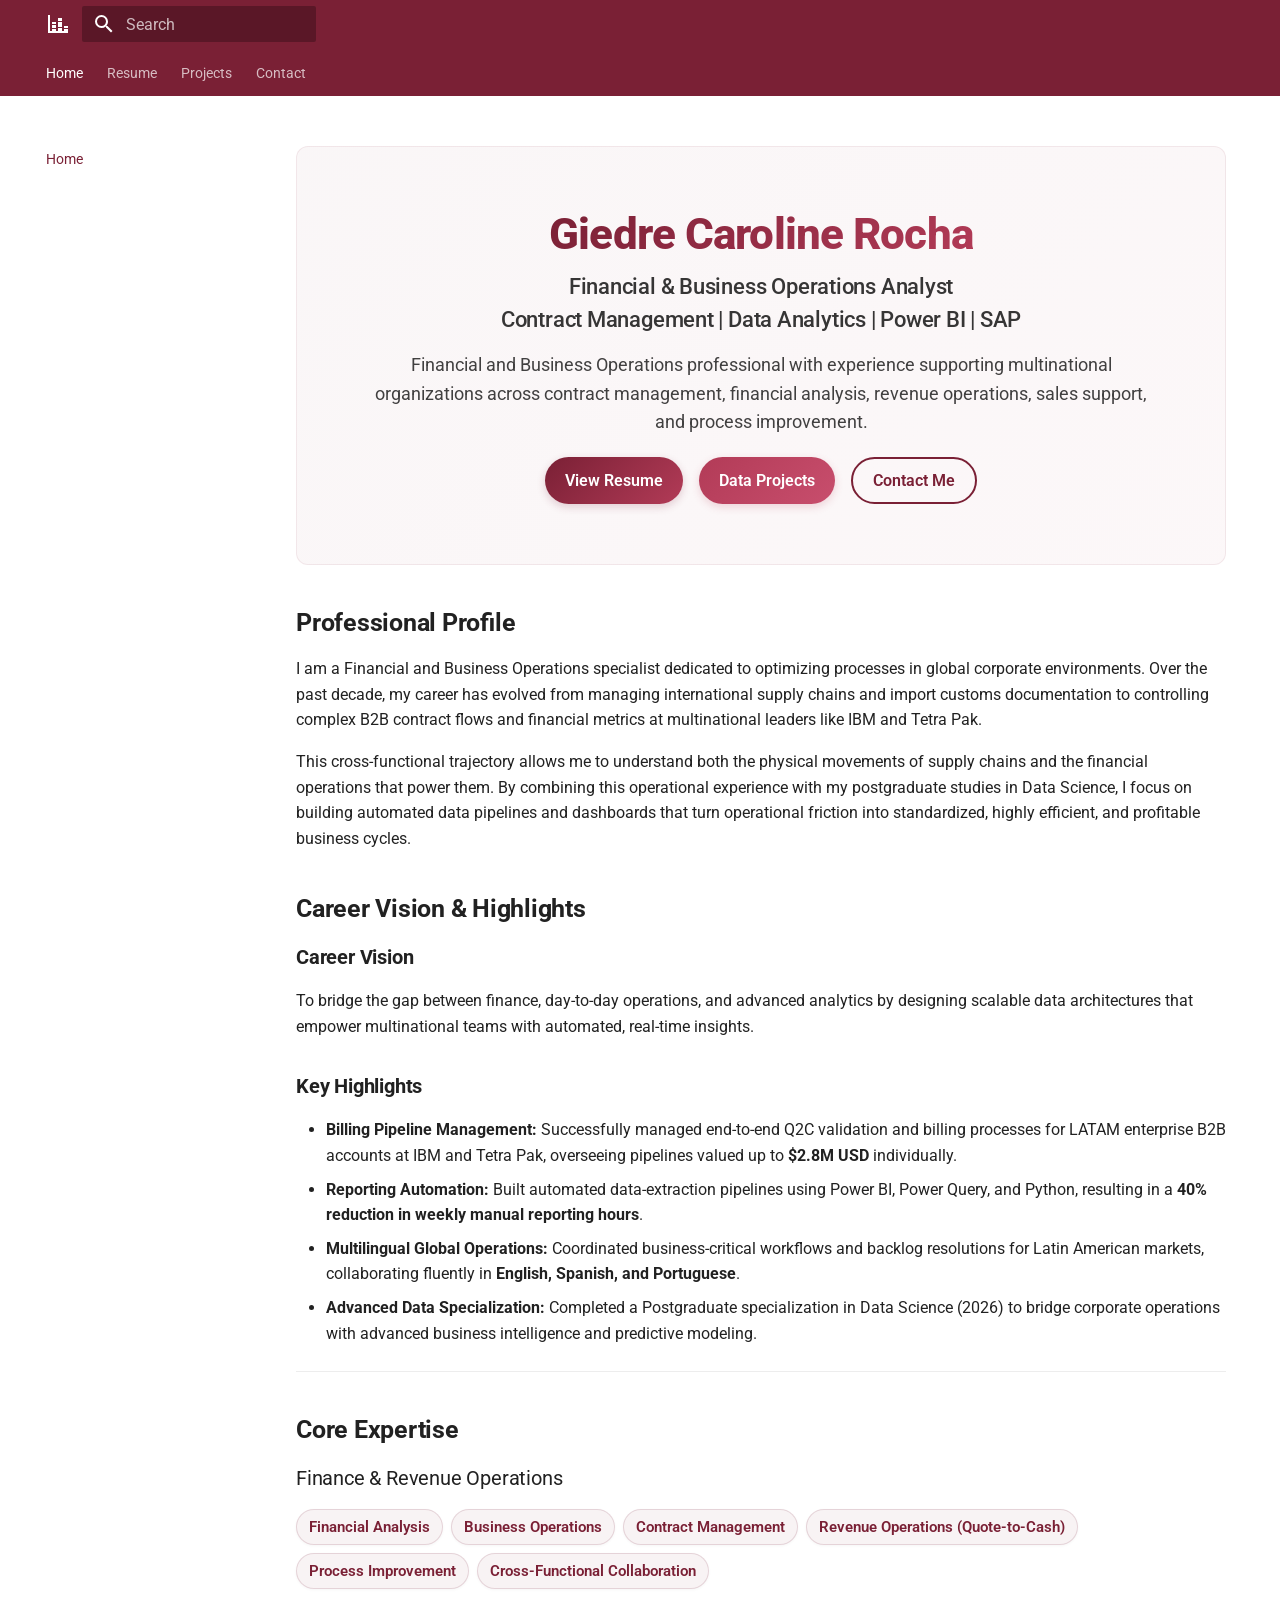
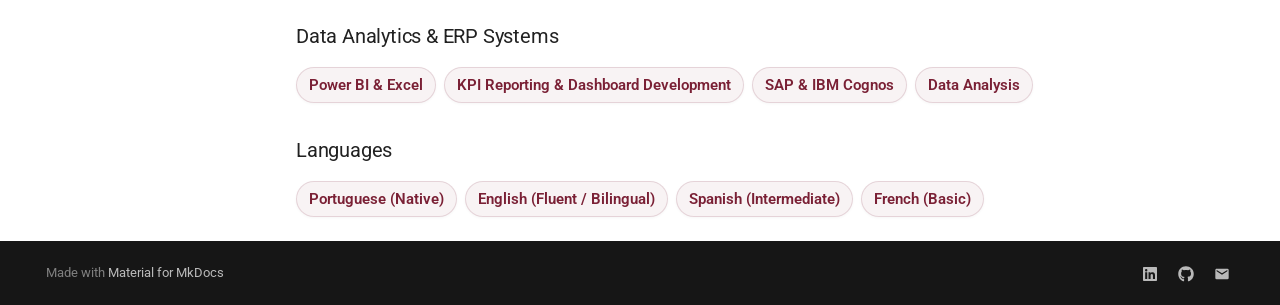
<file: index.html>
<!doctype html>
<html lang="en" class="no-js">
  <head>
    
      <meta charset="utf-8">
      <meta name="viewport" content="width=device-width,initial-scale=1">
      
        <meta name="description" content="Professional portfolio and resume of Giedre Rocha, focusing on Data Science, Excel, and Power BI.">
      
      
        <meta name="author" content="Giedre Rocha">
      
      
        <link rel="canonical" href="https://giedrerocha.github.io/">
      
      
      
        <link rel="next" href="resume/">
      
      
        
      
      
      <link rel="icon" href="assets/images/favicon.png">
      <meta name="generator" content="mkdocs-1.6.1, mkdocs-material-9.7.6">
    
    
      
        <title>Giedre Rocha | Portfolio & Analytics</title>
      
    
    
      <link rel="stylesheet" href="assets/stylesheets/main.484c7ddc.min.css">
      
        
        <link rel="stylesheet" href="assets/stylesheets/palette.ab4e12ef.min.css">
      
      


    
    
      
    
    
      
        
        
        <link rel="preconnect" href="https://fonts.gstatic.com" crossorigin>
        <link rel="stylesheet" href="https://fonts.googleapis.com/css?family=Roboto:300,300i,400,400i,700,700i%7CRoboto+Mono:400,400i,700,700i&display=fallback">
        <style>:root{--md-text-font:"Roboto";--md-code-font:"Roboto Mono"}</style>
      
    
    
      <link rel="stylesheet" href="stylesheets/extra.css">
    
    <script>__md_scope=new URL(".",location),__md_hash=e=>[...e].reduce(((e,_)=>(e<<5)-e+_.charCodeAt(0)),0),__md_get=(e,_=localStorage,t=__md_scope)=>JSON.parse(_.getItem(t.pathname+"."+e)),__md_set=(e,_,t=localStorage,a=__md_scope)=>{try{t.setItem(a.pathname+"."+e,JSON.stringify(_))}catch(e){}}</script>
    
      

    
    
  </head>
  
  
    
    
    
    
    
    <body dir="ltr" data-md-color-scheme="default" data-md-color-primary="custom" data-md-color-accent="custom">
  
    
    <input class="md-toggle" data-md-toggle="drawer" type="checkbox" id="__drawer" autocomplete="off">
    <input class="md-toggle" data-md-toggle="search" type="checkbox" id="__search" autocomplete="off">
    <label class="md-overlay" for="__drawer"></label>
    <div data-md-component="skip">
      
        
        <a href="#professional-profile" class="md-skip">
          Skip to content
        </a>
      
    </div>
    <div data-md-component="announce">
      
    </div>
    
    
      

<header class="md-header" data-md-component="header">
  <nav class="md-header__inner md-grid" aria-label="Header">
    <a href="." title="Giedre Rocha | Portfolio &amp; Analytics" class="md-header__button md-logo" aria-label="Giedre Rocha | Portfolio & Analytics" data-md-component="logo">
      
  
  <svg xmlns="http://www.w3.org/2000/svg" viewBox="0 0 24 24"><path d="M22 21H2V3h2v16h2v-2h4v2h2v-3h4v3h2v-2h4zm-4-7h4v2h-4zm-6-8h4v3h-4zm4 9h-4v-5h4zM6 10h4v2H6zm4 6H6v-3h4z"/></svg>

    </a>
    <label class="md-header__button md-icon" for="__drawer">
      
      <svg xmlns="http://www.w3.org/2000/svg" viewBox="0 0 24 24"><path d="M3 6h18v2H3zm0 5h18v2H3zm0 5h18v2H3z"/></svg>
    </label>
    <div class="md-header__title" data-md-component="header-title">
      <div class="md-header__ellipsis">
        <div class="md-header__topic">
          <span class="md-ellipsis">
            Giedre Rocha | Portfolio & Analytics
          </span>
        </div>
        <div class="md-header__topic" data-md-component="header-topic">
          <span class="md-ellipsis">
            
              Home
            
          </span>
        </div>
      </div>
    </div>
    
      
    
    
    
    
      
      
        <label class="md-header__button md-icon" for="__search">
          
          <svg xmlns="http://www.w3.org/2000/svg" viewBox="0 0 24 24"><path d="M9.5 3A6.5 6.5 0 0 1 16 9.5c0 1.61-.59 3.09-1.56 4.23l.27.27h.79l5 5-1.5 1.5-5-5v-.79l-.27-.27A6.52 6.52 0 0 1 9.5 16 6.5 6.5 0 0 1 3 9.5 6.5 6.5 0 0 1 9.5 3m0 2C7 5 5 7 5 9.5S7 14 9.5 14 14 12 14 9.5 12 5 9.5 5"/></svg>
        </label>
        <div class="md-search" data-md-component="search" role="dialog">
  <label class="md-search__overlay" for="__search"></label>
  <div class="md-search__inner" role="search">
    <form class="md-search__form" name="search">
      <input type="text" class="md-search__input" name="query" aria-label="Search" placeholder="Search" autocapitalize="off" autocorrect="off" autocomplete="off" spellcheck="false" data-md-component="search-query" required>
      <label class="md-search__icon md-icon" for="__search">
        
        <svg xmlns="http://www.w3.org/2000/svg" viewBox="0 0 24 24"><path d="M9.5 3A6.5 6.5 0 0 1 16 9.5c0 1.61-.59 3.09-1.56 4.23l.27.27h.79l5 5-1.5 1.5-5-5v-.79l-.27-.27A6.52 6.52 0 0 1 9.5 16 6.5 6.5 0 0 1 3 9.5 6.5 6.5 0 0 1 9.5 3m0 2C7 5 5 7 5 9.5S7 14 9.5 14 14 12 14 9.5 12 5 9.5 5"/></svg>
        
        <svg xmlns="http://www.w3.org/2000/svg" viewBox="0 0 24 24"><path d="M20 11v2H8l5.5 5.5-1.42 1.42L4.16 12l7.92-7.92L13.5 5.5 8 11z"/></svg>
      </label>
      <nav class="md-search__options" aria-label="Search">
        
        <button type="reset" class="md-search__icon md-icon" title="Clear" aria-label="Clear" tabindex="-1">
          
          <svg xmlns="http://www.w3.org/2000/svg" viewBox="0 0 24 24"><path d="M19 6.41 17.59 5 12 10.59 6.41 5 5 6.41 10.59 12 5 17.59 6.41 19 12 13.41 17.59 19 19 17.59 13.41 12z"/></svg>
        </button>
      </nav>
      
        <div class="md-search__suggest" data-md-component="search-suggest"></div>
      
    </form>
    <div class="md-search__output">
      <div class="md-search__scrollwrap" tabindex="0" data-md-scrollfix>
        <div class="md-search-result" data-md-component="search-result">
          <div class="md-search-result__meta">
            Initializing search
          </div>
          <ol class="md-search-result__list" role="presentation"></ol>
        </div>
      </div>
    </div>
  </div>
</div>
      
    
    
  </nav>
  
</header>
    
    <div class="md-container" data-md-component="container">
      
      
        
          
            
<nav class="md-tabs" aria-label="Tabs" data-md-component="tabs">
  <div class="md-grid">
    <ul class="md-tabs__list">
      
        
  
  
  
    
  
  
    <li class="md-tabs__item md-tabs__item--active">
      <a href="." class="md-tabs__link">
        
  
  
    
  
  Home

      </a>
    </li>
  

      
        
  
  
  
  
    <li class="md-tabs__item">
      <a href="resume/" class="md-tabs__link">
        
  
  
    
  
  Resume

      </a>
    </li>
  

      
        
  
  
  
  
    <li class="md-tabs__item">
      <a href="projects/" class="md-tabs__link">
        
  
  
    
  
  Projects

      </a>
    </li>
  

      
        
  
  
  
  
    <li class="md-tabs__item">
      <a href="contact/" class="md-tabs__link">
        
  
  
    
  
  Contact

      </a>
    </li>
  

      
    </ul>
  </div>
</nav>
          
        
      
      <main class="md-main" data-md-component="main">
        <div class="md-main__inner md-grid">
          
            
              
              <div class="md-sidebar md-sidebar--primary" data-md-component="sidebar" data-md-type="navigation" >
                <div class="md-sidebar__scrollwrap">
                  <div class="md-sidebar__inner">
                    


  


<nav class="md-nav md-nav--primary md-nav--lifted" aria-label="Navigation" data-md-level="0">
  <label class="md-nav__title" for="__drawer">
    <a href="." title="Giedre Rocha | Portfolio &amp; Analytics" class="md-nav__button md-logo" aria-label="Giedre Rocha | Portfolio & Analytics" data-md-component="logo">
      
  
  <svg xmlns="http://www.w3.org/2000/svg" viewBox="0 0 24 24"><path d="M22 21H2V3h2v16h2v-2h4v2h2v-3h4v3h2v-2h4zm-4-7h4v2h-4zm-6-8h4v3h-4zm4 9h-4v-5h4zM6 10h4v2H6zm4 6H6v-3h4z"/></svg>

    </a>
    Giedre Rocha | Portfolio & Analytics
  </label>
  
  <ul class="md-nav__list" data-md-scrollfix>
    
      
      
  
  
    
  
  
  
    <li class="md-nav__item md-nav__item--active">
      
      <input class="md-nav__toggle md-toggle" type="checkbox" id="__toc">
      
      
      
        <label class="md-nav__link md-nav__link--active" for="__toc">
          
  
  
  <span class="md-ellipsis">
    
  
    Home
  

    
  </span>
  
  

          <span class="md-nav__icon md-icon"></span>
        </label>
      
      <a href="." class="md-nav__link md-nav__link--active">
        
  
  
  <span class="md-ellipsis">
    
  
    Home
  

    
  </span>
  
  

      </a>
      
        

<nav class="md-nav md-nav--secondary" aria-label="Table of contents">
  
  
  
  
    <label class="md-nav__title" for="__toc">
      <span class="md-nav__icon md-icon"></span>
      Table of contents
    </label>
    <ul class="md-nav__list" data-md-component="toc" data-md-scrollfix>
      
        <li class="md-nav__item">
  <a href="#professional-profile" class="md-nav__link">
    <span class="md-ellipsis">
      
        Professional Profile
      
    </span>
  </a>
  
</li>
      
        <li class="md-nav__item">
  <a href="#career-vision-highlights" class="md-nav__link">
    <span class="md-ellipsis">
      
        Career Vision &amp; Highlights
      
    </span>
  </a>
  
    <nav class="md-nav" aria-label="Career Vision &amp; Highlights">
      <ul class="md-nav__list">
        
          <li class="md-nav__item">
  <a href="#career-vision" class="md-nav__link">
    <span class="md-ellipsis">
      
        Career Vision
      
    </span>
  </a>
  
</li>
        
          <li class="md-nav__item">
  <a href="#key-highlights" class="md-nav__link">
    <span class="md-ellipsis">
      
        Key Highlights
      
    </span>
  </a>
  
</li>
        
      </ul>
    </nav>
  
</li>
      
        <li class="md-nav__item">
  <a href="#core-expertise" class="md-nav__link">
    <span class="md-ellipsis">
      
        Core Expertise
      
    </span>
  </a>
  
    <nav class="md-nav" aria-label="Core Expertise">
      <ul class="md-nav__list">
        
          <li class="md-nav__item">
  <a href="#finance-revenue-operations" class="md-nav__link">
    <span class="md-ellipsis">
      
        Finance &amp; Revenue Operations
      
    </span>
  </a>
  
</li>
        
          <li class="md-nav__item">
  <a href="#data-analytics-erp-systems" class="md-nav__link">
    <span class="md-ellipsis">
      
        Data Analytics &amp; ERP Systems
      
    </span>
  </a>
  
</li>
        
          <li class="md-nav__item">
  <a href="#languages" class="md-nav__link">
    <span class="md-ellipsis">
      
        Languages
      
    </span>
  </a>
  
</li>
        
      </ul>
    </nav>
  
</li>
      
    </ul>
  
</nav>
      
    </li>
  

    
      
      
  
  
  
  
    <li class="md-nav__item">
      <a href="resume/" class="md-nav__link">
        
  
  
  <span class="md-ellipsis">
    
  
    Resume
  

    
  </span>
  
  

      </a>
    </li>
  

    
      
      
  
  
  
  
    <li class="md-nav__item">
      <a href="projects/" class="md-nav__link">
        
  
  
  <span class="md-ellipsis">
    
  
    Projects
  

    
  </span>
  
  

      </a>
    </li>
  

    
      
      
  
  
  
  
    <li class="md-nav__item">
      <a href="contact/" class="md-nav__link">
        
  
  
  <span class="md-ellipsis">
    
  
    Contact
  

    
  </span>
  
  

      </a>
    </li>
  

    
  </ul>
</nav>
                  </div>
                </div>
              </div>
            
            
              
              <div class="md-sidebar md-sidebar--secondary" data-md-component="sidebar" data-md-type="toc" >
                <div class="md-sidebar__scrollwrap">
                  <div class="md-sidebar__inner">
                    

<nav class="md-nav md-nav--secondary" aria-label="Table of contents">
  
  
  
  
    <label class="md-nav__title" for="__toc">
      <span class="md-nav__icon md-icon"></span>
      Table of contents
    </label>
    <ul class="md-nav__list" data-md-component="toc" data-md-scrollfix>
      
        <li class="md-nav__item">
  <a href="#professional-profile" class="md-nav__link">
    <span class="md-ellipsis">
      
        Professional Profile
      
    </span>
  </a>
  
</li>
      
        <li class="md-nav__item">
  <a href="#career-vision-highlights" class="md-nav__link">
    <span class="md-ellipsis">
      
        Career Vision &amp; Highlights
      
    </span>
  </a>
  
    <nav class="md-nav" aria-label="Career Vision &amp; Highlights">
      <ul class="md-nav__list">
        
          <li class="md-nav__item">
  <a href="#career-vision" class="md-nav__link">
    <span class="md-ellipsis">
      
        Career Vision
      
    </span>
  </a>
  
</li>
        
          <li class="md-nav__item">
  <a href="#key-highlights" class="md-nav__link">
    <span class="md-ellipsis">
      
        Key Highlights
      
    </span>
  </a>
  
</li>
        
      </ul>
    </nav>
  
</li>
      
        <li class="md-nav__item">
  <a href="#core-expertise" class="md-nav__link">
    <span class="md-ellipsis">
      
        Core Expertise
      
    </span>
  </a>
  
    <nav class="md-nav" aria-label="Core Expertise">
      <ul class="md-nav__list">
        
          <li class="md-nav__item">
  <a href="#finance-revenue-operations" class="md-nav__link">
    <span class="md-ellipsis">
      
        Finance &amp; Revenue Operations
      
    </span>
  </a>
  
</li>
        
          <li class="md-nav__item">
  <a href="#data-analytics-erp-systems" class="md-nav__link">
    <span class="md-ellipsis">
      
        Data Analytics &amp; ERP Systems
      
    </span>
  </a>
  
</li>
        
          <li class="md-nav__item">
  <a href="#languages" class="md-nav__link">
    <span class="md-ellipsis">
      
        Languages
      
    </span>
  </a>
  
</li>
        
      </ul>
    </nav>
  
</li>
      
    </ul>
  
</nav>
                  </div>
                </div>
              </div>
            
          
          
            <div class="md-content" data-md-component="content">
              
              <article class="md-content__inner md-typeset">
                
                  



<div class="hero-banner">
  <h1 style="margin: 0 0 8px 0;"><span class="gradient-text">Giedre Caroline Rocha</span></h1>
  <h2 style="font-size: 1.1rem; font-weight: 500; margin: 0 0 15px 0; opacity: 0.9; line-height: 1.5;">
    Financial & Business Operations Analyst<br>
    Contract Management | Data Analytics | Power BI | SAP
  </h2>
  <p style="max-width: 780px; margin: 0 auto 20px auto; font-size: 0.92rem; line-height: 1.55; opacity: 0.85;">
    Financial and Business Operations professional with experience supporting multinational organizations across contract management, financial analysis, revenue operations, sales support, and process improvement.
  </p>
  <div class="hero-buttons">
    <a href="resume/" class="contact-btn" style="padding: 0.45rem 1rem; font-size: 0.8rem; font-weight: 600;">
      View Resume
    </a>
    <a href="projects/" class="contact-btn" style="background: linear-gradient(135deg, #B23B57, #C84E6D); box-shadow: 0 3px 8px rgba(178, 59, 87, 0.2); padding: 0.45rem 1rem; font-size: 0.8rem; font-weight: 600;">
      Data Projects
    </a>
    <a href="contact/" class="contact-btn" style="background: transparent; border: 2px solid #7A2035; color: #7A2035 !important; box-shadow: none; padding: 0.45rem 1rem; font-size: 0.8rem; font-weight: 600;">
      Contact Me
    </a>
  </div>
</div>

<h2 id="professional-profile"><strong>Professional Profile</strong></h2>
<p>I am a Financial and Business Operations specialist dedicated to optimizing processes in global corporate environments. Over the past decade, my career has evolved from managing international supply chains and import customs documentation to controlling complex B2B contract flows and financial metrics at multinational leaders like IBM and Tetra Pak. </p>
<p>This cross-functional trajectory allows me to understand both the physical movements of supply chains and the financial operations that power them. By combining this operational experience with my postgraduate studies in Data Science, I focus on building automated data pipelines and dashboards that turn operational friction into standardized, highly efficient, and profitable business cycles.</p>
<h2 id="career-vision-highlights"><strong>Career Vision &amp; Highlights</strong></h2>
<h3 id="career-vision"><strong>Career Vision</strong></h3>
<p>To bridge the gap between finance, day-to-day operations, and advanced analytics by designing scalable data architectures that empower multinational teams with automated, real-time insights.</p>
<h3 id="key-highlights"><strong>Key Highlights</strong></h3>
<ul>
<li><strong>Billing Pipeline Management:</strong> Successfully managed end-to-end Q2C validation and billing processes for LATAM enterprise B2B accounts at IBM and Tetra Pak, overseeing pipelines valued up to <strong>$2.8M USD</strong> individually.</li>
<li><strong>Reporting Automation:</strong> Built automated data-extraction pipelines using Power BI, Power Query, and Python, resulting in a <strong>40% reduction in weekly manual reporting hours</strong>.</li>
<li><strong>Multilingual Global Operations:</strong> Coordinated business-critical workflows and backlog resolutions for Latin American markets, collaborating fluently in <strong>English, Spanish, and Portuguese</strong>.</li>
<li><strong>Advanced Data Specialization:</strong> Completed a Postgraduate specialization in Data Science (2026) to bridge corporate operations with advanced business intelligence and predictive modeling.</li>
</ul>
<hr />
<h2 id="core-expertise"><strong>Core Expertise</strong></h2>
<h3 id="finance-revenue-operations">Finance &amp; Revenue Operations</h3>
<div class="badge-container">
  <span class="tech-badge datascience">Financial Analysis</span>
  <span class="tech-badge datascience">Business Operations</span>
  <span class="tech-badge datascience">Contract Management</span>
  <span class="tech-badge datascience">Revenue Operations (Quote-to-Cash)</span>
  <span class="tech-badge excel">Process Improvement</span>
  <span class="tech-badge excel">Cross-Functional Collaboration</span>
</div>

<h3 id="data-analytics-erp-systems">Data Analytics &amp; ERP Systems</h3>
<div class="badge-container">
  <span class="tech-badge powerbi">Power BI & Excel</span>
  <span class="tech-badge powerbi">KPI Reporting & Dashboard Development</span>
  <span class="tech-badge sap">SAP & IBM Cognos</span>
  <span class="tech-badge datascience">Data Analysis</span>
</div>

<h3 id="languages">Languages</h3>
<div class="badge-container">
  <span class="tech-badge languages">Portuguese (Native)</span>
  <span class="tech-badge languages">English (Fluent / Bilingual)</span>
  <span class="tech-badge languages">Spanish (Intermediate)</span>
  <span class="tech-badge languages">French (Basic)</span>
</div>












                
              </article>
            </div>
          
          
<script>var target=document.getElementById(location.hash.slice(1));target&&target.name&&(target.checked=target.name.startsWith("__tabbed_"))</script>
        </div>
        
          <button type="button" class="md-top md-icon" data-md-component="top" hidden>
  
  <svg xmlns="http://www.w3.org/2000/svg" viewBox="0 0 24 24"><path d="M13 20h-2V8l-5.5 5.5-1.42-1.42L12 4.16l7.92 7.92-1.42 1.42L13 8z"/></svg>
  Back to top
</button>
        
      </main>
      
        <footer class="md-footer">
  
  <div class="md-footer-meta md-typeset">
    <div class="md-footer-meta__inner md-grid">
      <div class="md-copyright">
  
  
    Made with
    <a href="https://squidfunk.github.io/mkdocs-material/" target="_blank" rel="noopener">
      Material for MkDocs
    </a>
  
</div>
      
        
<div class="md-social">
  
    
    
    
    
      
      
    
    <a href="https://www.linkedin.com/in/giedre-rocha/" target="_blank" rel="noopener" title="www.linkedin.com" class="md-social__link">
      <svg xmlns="http://www.w3.org/2000/svg" viewBox="0 0 448 512"><!--! Font Awesome Free 7.1.0 by @fontawesome - https://fontawesome.com License - https://fontawesome.com/license/free (Icons: CC BY 4.0, Fonts: SIL OFL 1.1, Code: MIT License) Copyright 2025 Fonticons, Inc.--><path d="M416 32H31.9C14.3 32 0 46.5 0 64.3v383.4C0 465.5 14.3 480 31.9 480H416c17.6 0 32-14.5 32-32.3V64.3c0-17.8-14.4-32.3-32-32.3M135.4 416H69V202.2h66.5V416zM102.2 96a38.5 38.5 0 1 1 0 77 38.5 38.5 0 1 1 0-77m282.1 320h-66.4V312c0-24.8-.5-56.7-34.5-56.7-34.6 0-39.9 27-39.9 54.9V416h-66.4V202.2h63.7v29.2h.9c8.9-16.8 30.6-34.5 62.9-34.5 67.2 0 79.7 44.3 79.7 101.9z"/></svg>
    </a>
  
    
    
    
    
      
      
    
    <a href="https://github.com/giedrerocha" target="_blank" rel="noopener" title="github.com" class="md-social__link">
      <svg xmlns="http://www.w3.org/2000/svg" viewBox="0 0 512 512"><!--! Font Awesome Free 7.1.0 by @fontawesome - https://fontawesome.com License - https://fontawesome.com/license/free (Icons: CC BY 4.0, Fonts: SIL OFL 1.1, Code: MIT License) Copyright 2025 Fonticons, Inc.--><path d="M173.9 397.4c0 2-2.3 3.6-5.2 3.6-3.3.3-5.6-1.3-5.6-3.6 0-2 2.3-3.6 5.2-3.6 3-.3 5.6 1.3 5.6 3.6m-31.1-4.5c-.7 2 1.3 4.3 4.3 4.9 2.6 1 5.6 0 6.2-2s-1.3-4.3-4.3-5.2c-2.6-.7-5.5.3-6.2 2.3m44.2-1.7c-2.9.7-4.9 2.6-4.6 4.9.3 2 2.9 3.3 5.9 2.6 2.9-.7 4.9-2.6 4.6-4.6-.3-1.9-3-3.2-5.9-2.9M252.8 8C114.1 8 8 113.3 8 252c0 110.9 69.8 205.8 169.5 239.2 12.8 2.3 17.3-5.6 17.3-12.1 0-6.2-.3-40.4-.3-61.4 0 0-70 15-84.7-29.8 0 0-11.4-29.1-27.8-36.6 0 0-22.9-15.7 1.6-15.4 0 0 24.9 2 38.6 25.8 21.9 38.6 58.6 27.5 72.9 20.9 2.3-16 8.8-27.1 16-33.7-55.9-6.2-112.3-14.3-112.3-110.5 0-27.5 7.6-41.3 23.6-58.9-2.6-6.5-11.1-33.3 2.6-67.9 20.9-6.5 69 27 69 27 20-5.6 41.5-8.5 62.8-8.5s42.8 2.9 62.8 8.5c0 0 48.1-33.6 69-27 13.7 34.7 5.2 61.4 2.6 67.9 16 17.7 25.8 31.5 25.8 58.9 0 96.5-58.9 104.2-114.8 110.5 9.2 7.9 17 22.9 17 46.4 0 33.7-.3 75.4-.3 83.6 0 6.5 4.6 14.4 17.3 12.1C436.2 457.8 504 362.9 504 252 504 113.3 391.5 8 252.8 8M105.2 352.9c-1.3 1-1 3.3.7 5.2 1.6 1.6 3.9 2.3 5.2 1 1.3-1 1-3.3-.7-5.2-1.6-1.6-3.9-2.3-5.2-1m-10.8-8.1c-.7 1.3.3 2.9 2.3 3.9 1.6 1 3.6.7 4.3-.7.7-1.3-.3-2.9-2.3-3.9-2-.6-3.6-.3-4.3.7m32.4 35.6c-1.6 1.3-1 4.3 1.3 6.2 2.3 2.3 5.2 2.6 6.5 1 1.3-1.3.7-4.3-1.3-6.2-2.2-2.3-5.2-2.6-6.5-1m-11.4-14.7c-1.6 1-1.6 3.6 0 5.9s4.3 3.3 5.6 2.3c1.6-1.3 1.6-3.9 0-6.2-1.4-2.3-4-3.3-5.6-2"/></svg>
    </a>
  
    
    
    
    
    <a href="mailto:giedrecaroline@gmail.com" target="_blank" rel="noopener" title="" class="md-social__link">
      <svg xmlns="http://www.w3.org/2000/svg" viewBox="0 0 24 24"><path d="m20 8-8 5-8-5V6l8 5 8-5m0-2H4c-1.11 0-2 .89-2 2v12a2 2 0 0 0 2 2h16a2 2 0 0 0 2-2V6a2 2 0 0 0-2-2"/></svg>
    </a>
  
</div>
      
    </div>
  </div>
</footer>
      
    </div>
    <div class="md-dialog" data-md-component="dialog">
      <div class="md-dialog__inner md-typeset"></div>
    </div>
    
    
    
      
      
      <script id="__config" type="application/json">{"annotate": null, "base": ".", "features": ["navigation.tabs", "navigation.sections", "navigation.top", "search.suggest", "search.highlight", "content.code.copy"], "search": "assets/javascripts/workers/search.2c215733.min.js", "tags": null, "translations": {"clipboard.copied": "Copied to clipboard", "clipboard.copy": "Copy to clipboard", "search.result.more.one": "1 more on this page", "search.result.more.other": "# more on this page", "search.result.none": "No matching documents", "search.result.one": "1 matching document", "search.result.other": "# matching documents", "search.result.placeholder": "Type to start searching", "search.result.term.missing": "Missing", "select.version": "Select version"}, "version": null}</script>
    
    
      <script src="assets/javascripts/bundle.79ae519e.min.js"></script>
      
    
  </body>
</html>
</file>
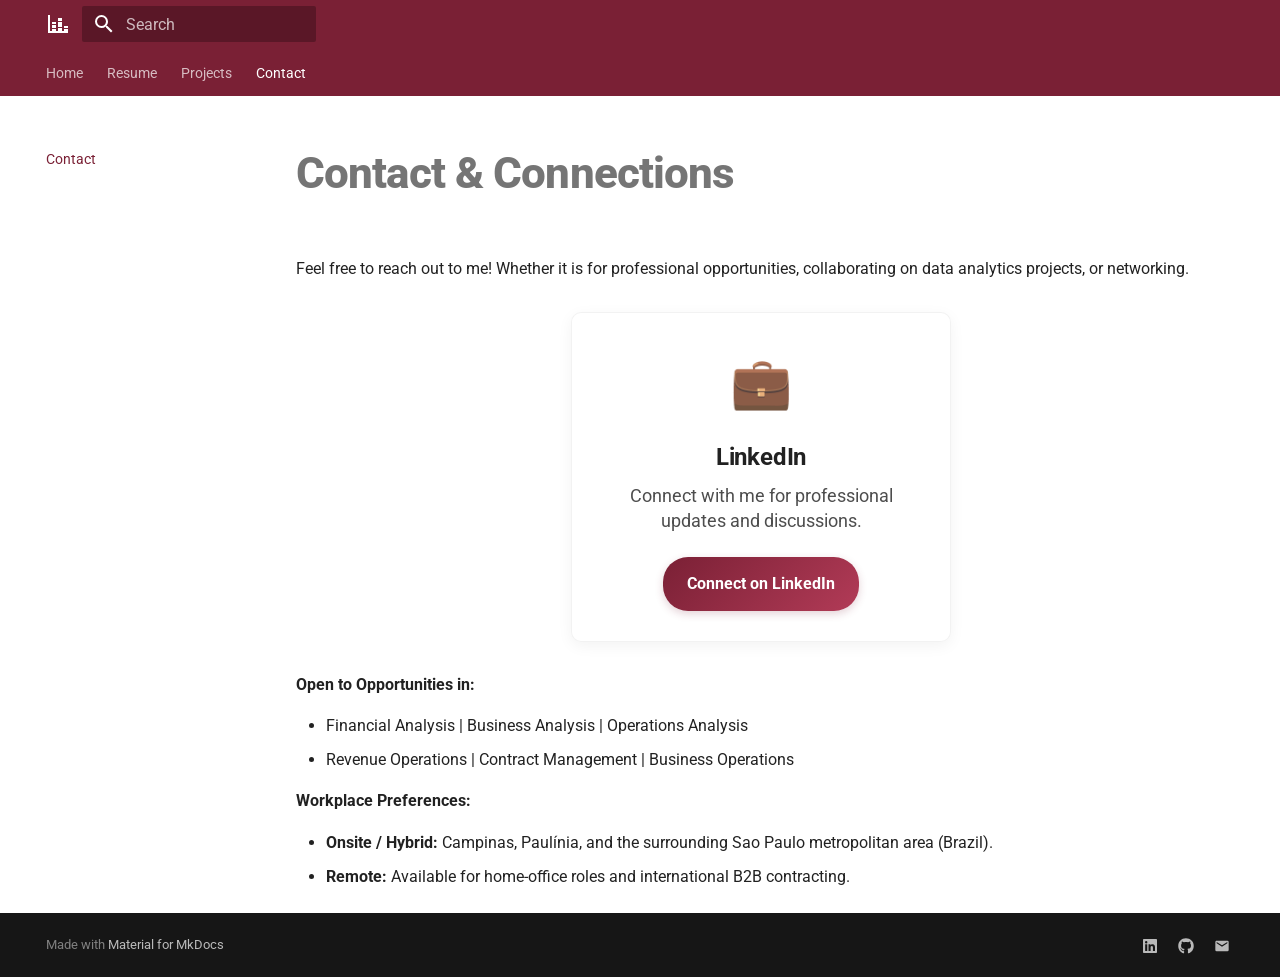
<file: contact/index.html>
<!doctype html>
<html lang="en" class="no-js">
  <head>
    
      <meta charset="utf-8">
      <meta name="viewport" content="width=device-width,initial-scale=1">
      
        <meta name="description" content="Professional portfolio and resume of Giedre Rocha, focusing on Data Science, Excel, and Power BI.">
      
      
        <meta name="author" content="Giedre Rocha">
      
      
        <link rel="canonical" href="https://giedrerocha.github.io/contact/">
      
      
        <link rel="prev" href="../projects/">
      
      
      
        
      
      
      <link rel="icon" href="../assets/images/favicon.png">
      <meta name="generator" content="mkdocs-1.6.1, mkdocs-material-9.7.6">
    
    
      
        <title>Contact - Giedre Rocha | Portfolio & Analytics</title>
      
    
    
      <link rel="stylesheet" href="../assets/stylesheets/main.484c7ddc.min.css">
      
        
        <link rel="stylesheet" href="../assets/stylesheets/palette.ab4e12ef.min.css">
      
      


    
    
      
    
    
      
        
        
        <link rel="preconnect" href="https://fonts.gstatic.com" crossorigin>
        <link rel="stylesheet" href="https://fonts.googleapis.com/css?family=Roboto:300,300i,400,400i,700,700i%7CRoboto+Mono:400,400i,700,700i&display=fallback">
        <style>:root{--md-text-font:"Roboto";--md-code-font:"Roboto Mono"}</style>
      
    
    
      <link rel="stylesheet" href="../stylesheets/extra.css">
    
    <script>__md_scope=new URL("..",location),__md_hash=e=>[...e].reduce(((e,_)=>(e<<5)-e+_.charCodeAt(0)),0),__md_get=(e,_=localStorage,t=__md_scope)=>JSON.parse(_.getItem(t.pathname+"."+e)),__md_set=(e,_,t=localStorage,a=__md_scope)=>{try{t.setItem(a.pathname+"."+e,JSON.stringify(_))}catch(e){}}</script>
    
      

    
    
  </head>
  
  
    
    
    
    
    
    <body dir="ltr" data-md-color-scheme="default" data-md-color-primary="custom" data-md-color-accent="custom">
  
    
    <input class="md-toggle" data-md-toggle="drawer" type="checkbox" id="__drawer" autocomplete="off">
    <input class="md-toggle" data-md-toggle="search" type="checkbox" id="__search" autocomplete="off">
    <label class="md-overlay" for="__drawer"></label>
    <div data-md-component="skip">
      
        
        <a href="#contact-connections" class="md-skip">
          Skip to content
        </a>
      
    </div>
    <div data-md-component="announce">
      
    </div>
    
    
      

<header class="md-header" data-md-component="header">
  <nav class="md-header__inner md-grid" aria-label="Header">
    <a href=".." title="Giedre Rocha | Portfolio &amp; Analytics" class="md-header__button md-logo" aria-label="Giedre Rocha | Portfolio & Analytics" data-md-component="logo">
      
  
  <svg xmlns="http://www.w3.org/2000/svg" viewBox="0 0 24 24"><path d="M22 21H2V3h2v16h2v-2h4v2h2v-3h4v3h2v-2h4zm-4-7h4v2h-4zm-6-8h4v3h-4zm4 9h-4v-5h4zM6 10h4v2H6zm4 6H6v-3h4z"/></svg>

    </a>
    <label class="md-header__button md-icon" for="__drawer">
      
      <svg xmlns="http://www.w3.org/2000/svg" viewBox="0 0 24 24"><path d="M3 6h18v2H3zm0 5h18v2H3zm0 5h18v2H3z"/></svg>
    </label>
    <div class="md-header__title" data-md-component="header-title">
      <div class="md-header__ellipsis">
        <div class="md-header__topic">
          <span class="md-ellipsis">
            Giedre Rocha | Portfolio & Analytics
          </span>
        </div>
        <div class="md-header__topic" data-md-component="header-topic">
          <span class="md-ellipsis">
            
              Contact
            
          </span>
        </div>
      </div>
    </div>
    
      
    
    
    
    
      
      
        <label class="md-header__button md-icon" for="__search">
          
          <svg xmlns="http://www.w3.org/2000/svg" viewBox="0 0 24 24"><path d="M9.5 3A6.5 6.5 0 0 1 16 9.5c0 1.61-.59 3.09-1.56 4.23l.27.27h.79l5 5-1.5 1.5-5-5v-.79l-.27-.27A6.52 6.52 0 0 1 9.5 16 6.5 6.5 0 0 1 3 9.5 6.5 6.5 0 0 1 9.5 3m0 2C7 5 5 7 5 9.5S7 14 9.5 14 14 12 14 9.5 12 5 9.5 5"/></svg>
        </label>
        <div class="md-search" data-md-component="search" role="dialog">
  <label class="md-search__overlay" for="__search"></label>
  <div class="md-search__inner" role="search">
    <form class="md-search__form" name="search">
      <input type="text" class="md-search__input" name="query" aria-label="Search" placeholder="Search" autocapitalize="off" autocorrect="off" autocomplete="off" spellcheck="false" data-md-component="search-query" required>
      <label class="md-search__icon md-icon" for="__search">
        
        <svg xmlns="http://www.w3.org/2000/svg" viewBox="0 0 24 24"><path d="M9.5 3A6.5 6.5 0 0 1 16 9.5c0 1.61-.59 3.09-1.56 4.23l.27.27h.79l5 5-1.5 1.5-5-5v-.79l-.27-.27A6.52 6.52 0 0 1 9.5 16 6.5 6.5 0 0 1 3 9.5 6.5 6.5 0 0 1 9.5 3m0 2C7 5 5 7 5 9.5S7 14 9.5 14 14 12 14 9.5 12 5 9.5 5"/></svg>
        
        <svg xmlns="http://www.w3.org/2000/svg" viewBox="0 0 24 24"><path d="M20 11v2H8l5.5 5.5-1.42 1.42L4.16 12l7.92-7.92L13.5 5.5 8 11z"/></svg>
      </label>
      <nav class="md-search__options" aria-label="Search">
        
        <button type="reset" class="md-search__icon md-icon" title="Clear" aria-label="Clear" tabindex="-1">
          
          <svg xmlns="http://www.w3.org/2000/svg" viewBox="0 0 24 24"><path d="M19 6.41 17.59 5 12 10.59 6.41 5 5 6.41 10.59 12 5 17.59 6.41 19 12 13.41 17.59 19 19 17.59 13.41 12z"/></svg>
        </button>
      </nav>
      
        <div class="md-search__suggest" data-md-component="search-suggest"></div>
      
    </form>
    <div class="md-search__output">
      <div class="md-search__scrollwrap" tabindex="0" data-md-scrollfix>
        <div class="md-search-result" data-md-component="search-result">
          <div class="md-search-result__meta">
            Initializing search
          </div>
          <ol class="md-search-result__list" role="presentation"></ol>
        </div>
      </div>
    </div>
  </div>
</div>
      
    
    
  </nav>
  
</header>
    
    <div class="md-container" data-md-component="container">
      
      
        
          
            
<nav class="md-tabs" aria-label="Tabs" data-md-component="tabs">
  <div class="md-grid">
    <ul class="md-tabs__list">
      
        
  
  
  
  
    <li class="md-tabs__item">
      <a href=".." class="md-tabs__link">
        
  
  
    
  
  Home

      </a>
    </li>
  

      
        
  
  
  
  
    <li class="md-tabs__item">
      <a href="../resume/" class="md-tabs__link">
        
  
  
    
  
  Resume

      </a>
    </li>
  

      
        
  
  
  
  
    <li class="md-tabs__item">
      <a href="../projects/" class="md-tabs__link">
        
  
  
    
  
  Projects

      </a>
    </li>
  

      
        
  
  
  
    
  
  
    <li class="md-tabs__item md-tabs__item--active">
      <a href="./" class="md-tabs__link">
        
  
  
    
  
  Contact

      </a>
    </li>
  

      
    </ul>
  </div>
</nav>
          
        
      
      <main class="md-main" data-md-component="main">
        <div class="md-main__inner md-grid">
          
            
              
              <div class="md-sidebar md-sidebar--primary" data-md-component="sidebar" data-md-type="navigation" >
                <div class="md-sidebar__scrollwrap">
                  <div class="md-sidebar__inner">
                    


  


<nav class="md-nav md-nav--primary md-nav--lifted" aria-label="Navigation" data-md-level="0">
  <label class="md-nav__title" for="__drawer">
    <a href=".." title="Giedre Rocha | Portfolio &amp; Analytics" class="md-nav__button md-logo" aria-label="Giedre Rocha | Portfolio & Analytics" data-md-component="logo">
      
  
  <svg xmlns="http://www.w3.org/2000/svg" viewBox="0 0 24 24"><path d="M22 21H2V3h2v16h2v-2h4v2h2v-3h4v3h2v-2h4zm-4-7h4v2h-4zm-6-8h4v3h-4zm4 9h-4v-5h4zM6 10h4v2H6zm4 6H6v-3h4z"/></svg>

    </a>
    Giedre Rocha | Portfolio & Analytics
  </label>
  
  <ul class="md-nav__list" data-md-scrollfix>
    
      
      
  
  
  
  
    <li class="md-nav__item">
      <a href=".." class="md-nav__link">
        
  
  
  <span class="md-ellipsis">
    
  
    Home
  

    
  </span>
  
  

      </a>
    </li>
  

    
      
      
  
  
  
  
    <li class="md-nav__item">
      <a href="../resume/" class="md-nav__link">
        
  
  
  <span class="md-ellipsis">
    
  
    Resume
  

    
  </span>
  
  

      </a>
    </li>
  

    
      
      
  
  
  
  
    <li class="md-nav__item">
      <a href="../projects/" class="md-nav__link">
        
  
  
  <span class="md-ellipsis">
    
  
    Projects
  

    
  </span>
  
  

      </a>
    </li>
  

    
      
      
  
  
    
  
  
  
    <li class="md-nav__item md-nav__item--active">
      
      <input class="md-nav__toggle md-toggle" type="checkbox" id="__toc">
      
      
        
      
      
      <a href="./" class="md-nav__link md-nav__link--active">
        
  
  
  <span class="md-ellipsis">
    
  
    Contact
  

    
  </span>
  
  

      </a>
      
    </li>
  

    
  </ul>
</nav>
                  </div>
                </div>
              </div>
            
            
              
              <div class="md-sidebar md-sidebar--secondary" data-md-component="sidebar" data-md-type="toc" >
                <div class="md-sidebar__scrollwrap">
                  <div class="md-sidebar__inner">
                    

<nav class="md-nav md-nav--secondary" aria-label="Table of contents">
  
  
  
    
  
  
</nav>
                  </div>
                </div>
              </div>
            
          
          
            <div class="md-content" data-md-component="content">
              
              <article class="md-content__inner md-typeset">
                
                  



<h1 id="contact-connections">Contact &amp; Connections</h1>
<p>Feel free to reach out to me! Whether it is for professional opportunities, collaborating on data analytics projects, or networking.</p>
<div style="display: flex; justify-content: center; margin: 1.5rem 0;">
  <div class="custom-card" style="text-align: center; padding: 1.5rem; max-width: 380px; width: 100%;">
    <div style="font-size: 2.5rem; margin-bottom: 0.8rem;">💼</div>
    <h3 style="justify-content: center; margin-top: 0;">LinkedIn</h3>
    <p style="margin-bottom: 1.2rem;">Connect with me for professional updates and discussions.</p>
    <a href="https://www.linkedin.com/in/giedre-rocha/" target="_blank" class="contact-btn">
      Connect on LinkedIn
    </a>
  </div>
</div>

<p><strong>Open to Opportunities in:</strong></p>
<ul>
<li>Financial Analysis | Business Analysis | Operations Analysis</li>
<li>Revenue Operations | Contract Management | Business Operations</li>
</ul>
<p><strong>Workplace Preferences:</strong></p>
<ul>
<li><strong>Onsite / Hybrid:</strong> Campinas, Paulínia, and the surrounding Sao Paulo metropolitan area (Brazil).</li>
<li><strong>Remote:</strong> Available for home-office roles and international B2B contracting.</li>
</ul>












                
              </article>
            </div>
          
          
<script>var target=document.getElementById(location.hash.slice(1));target&&target.name&&(target.checked=target.name.startsWith("__tabbed_"))</script>
        </div>
        
          <button type="button" class="md-top md-icon" data-md-component="top" hidden>
  
  <svg xmlns="http://www.w3.org/2000/svg" viewBox="0 0 24 24"><path d="M13 20h-2V8l-5.5 5.5-1.42-1.42L12 4.16l7.92 7.92-1.42 1.42L13 8z"/></svg>
  Back to top
</button>
        
      </main>
      
        <footer class="md-footer">
  
  <div class="md-footer-meta md-typeset">
    <div class="md-footer-meta__inner md-grid">
      <div class="md-copyright">
  
  
    Made with
    <a href="https://squidfunk.github.io/mkdocs-material/" target="_blank" rel="noopener">
      Material for MkDocs
    </a>
  
</div>
      
        
<div class="md-social">
  
    
    
    
    
      
      
    
    <a href="https://www.linkedin.com/in/giedre-rocha/" target="_blank" rel="noopener" title="www.linkedin.com" class="md-social__link">
      <svg xmlns="http://www.w3.org/2000/svg" viewBox="0 0 448 512"><!--! Font Awesome Free 7.1.0 by @fontawesome - https://fontawesome.com License - https://fontawesome.com/license/free (Icons: CC BY 4.0, Fonts: SIL OFL 1.1, Code: MIT License) Copyright 2025 Fonticons, Inc.--><path d="M416 32H31.9C14.3 32 0 46.5 0 64.3v383.4C0 465.5 14.3 480 31.9 480H416c17.6 0 32-14.5 32-32.3V64.3c0-17.8-14.4-32.3-32-32.3M135.4 416H69V202.2h66.5V416zM102.2 96a38.5 38.5 0 1 1 0 77 38.5 38.5 0 1 1 0-77m282.1 320h-66.4V312c0-24.8-.5-56.7-34.5-56.7-34.6 0-39.9 27-39.9 54.9V416h-66.4V202.2h63.7v29.2h.9c8.9-16.8 30.6-34.5 62.9-34.5 67.2 0 79.7 44.3 79.7 101.9z"/></svg>
    </a>
  
    
    
    
    
      
      
    
    <a href="https://github.com/giedrerocha" target="_blank" rel="noopener" title="github.com" class="md-social__link">
      <svg xmlns="http://www.w3.org/2000/svg" viewBox="0 0 512 512"><!--! Font Awesome Free 7.1.0 by @fontawesome - https://fontawesome.com License - https://fontawesome.com/license/free (Icons: CC BY 4.0, Fonts: SIL OFL 1.1, Code: MIT License) Copyright 2025 Fonticons, Inc.--><path d="M173.9 397.4c0 2-2.3 3.6-5.2 3.6-3.3.3-5.6-1.3-5.6-3.6 0-2 2.3-3.6 5.2-3.6 3-.3 5.6 1.3 5.6 3.6m-31.1-4.5c-.7 2 1.3 4.3 4.3 4.9 2.6 1 5.6 0 6.2-2s-1.3-4.3-4.3-5.2c-2.6-.7-5.5.3-6.2 2.3m44.2-1.7c-2.9.7-4.9 2.6-4.6 4.9.3 2 2.9 3.3 5.9 2.6 2.9-.7 4.9-2.6 4.6-4.6-.3-1.9-3-3.2-5.9-2.9M252.8 8C114.1 8 8 113.3 8 252c0 110.9 69.8 205.8 169.5 239.2 12.8 2.3 17.3-5.6 17.3-12.1 0-6.2-.3-40.4-.3-61.4 0 0-70 15-84.7-29.8 0 0-11.4-29.1-27.8-36.6 0 0-22.9-15.7 1.6-15.4 0 0 24.9 2 38.6 25.8 21.9 38.6 58.6 27.5 72.9 20.9 2.3-16 8.8-27.1 16-33.7-55.9-6.2-112.3-14.3-112.3-110.5 0-27.5 7.6-41.3 23.6-58.9-2.6-6.5-11.1-33.3 2.6-67.9 20.9-6.5 69 27 69 27 20-5.6 41.5-8.5 62.8-8.5s42.8 2.9 62.8 8.5c0 0 48.1-33.6 69-27 13.7 34.7 5.2 61.4 2.6 67.9 16 17.7 25.8 31.5 25.8 58.9 0 96.5-58.9 104.2-114.8 110.5 9.2 7.9 17 22.9 17 46.4 0 33.7-.3 75.4-.3 83.6 0 6.5 4.6 14.4 17.3 12.1C436.2 457.8 504 362.9 504 252 504 113.3 391.5 8 252.8 8M105.2 352.9c-1.3 1-1 3.3.7 5.2 1.6 1.6 3.9 2.3 5.2 1 1.3-1 1-3.3-.7-5.2-1.6-1.6-3.9-2.3-5.2-1m-10.8-8.1c-.7 1.3.3 2.9 2.3 3.9 1.6 1 3.6.7 4.3-.7.7-1.3-.3-2.9-2.3-3.9-2-.6-3.6-.3-4.3.7m32.4 35.6c-1.6 1.3-1 4.3 1.3 6.2 2.3 2.3 5.2 2.6 6.5 1 1.3-1.3.7-4.3-1.3-6.2-2.2-2.3-5.2-2.6-6.5-1m-11.4-14.7c-1.6 1-1.6 3.6 0 5.9s4.3 3.3 5.6 2.3c1.6-1.3 1.6-3.9 0-6.2-1.4-2.3-4-3.3-5.6-2"/></svg>
    </a>
  
    
    
    
    
    <a href="mailto:giedrecaroline@gmail.com" target="_blank" rel="noopener" title="" class="md-social__link">
      <svg xmlns="http://www.w3.org/2000/svg" viewBox="0 0 24 24"><path d="m20 8-8 5-8-5V6l8 5 8-5m0-2H4c-1.11 0-2 .89-2 2v12a2 2 0 0 0 2 2h16a2 2 0 0 0 2-2V6a2 2 0 0 0-2-2"/></svg>
    </a>
  
</div>
      
    </div>
  </div>
</footer>
      
    </div>
    <div class="md-dialog" data-md-component="dialog">
      <div class="md-dialog__inner md-typeset"></div>
    </div>
    
    
    
      
      
      <script id="__config" type="application/json">{"annotate": null, "base": "..", "features": ["navigation.tabs", "navigation.sections", "navigation.top", "search.suggest", "search.highlight", "content.code.copy"], "search": "../assets/javascripts/workers/search.2c215733.min.js", "tags": null, "translations": {"clipboard.copied": "Copied to clipboard", "clipboard.copy": "Copy to clipboard", "search.result.more.one": "1 more on this page", "search.result.more.other": "# more on this page", "search.result.none": "No matching documents", "search.result.one": "1 matching document", "search.result.other": "# matching documents", "search.result.placeholder": "Type to start searching", "search.result.term.missing": "Missing", "select.version": "Select version"}, "version": null}</script>
    
    
      <script src="../assets/javascripts/bundle.79ae519e.min.js"></script>
      
    
  </body>
</html>
</file>
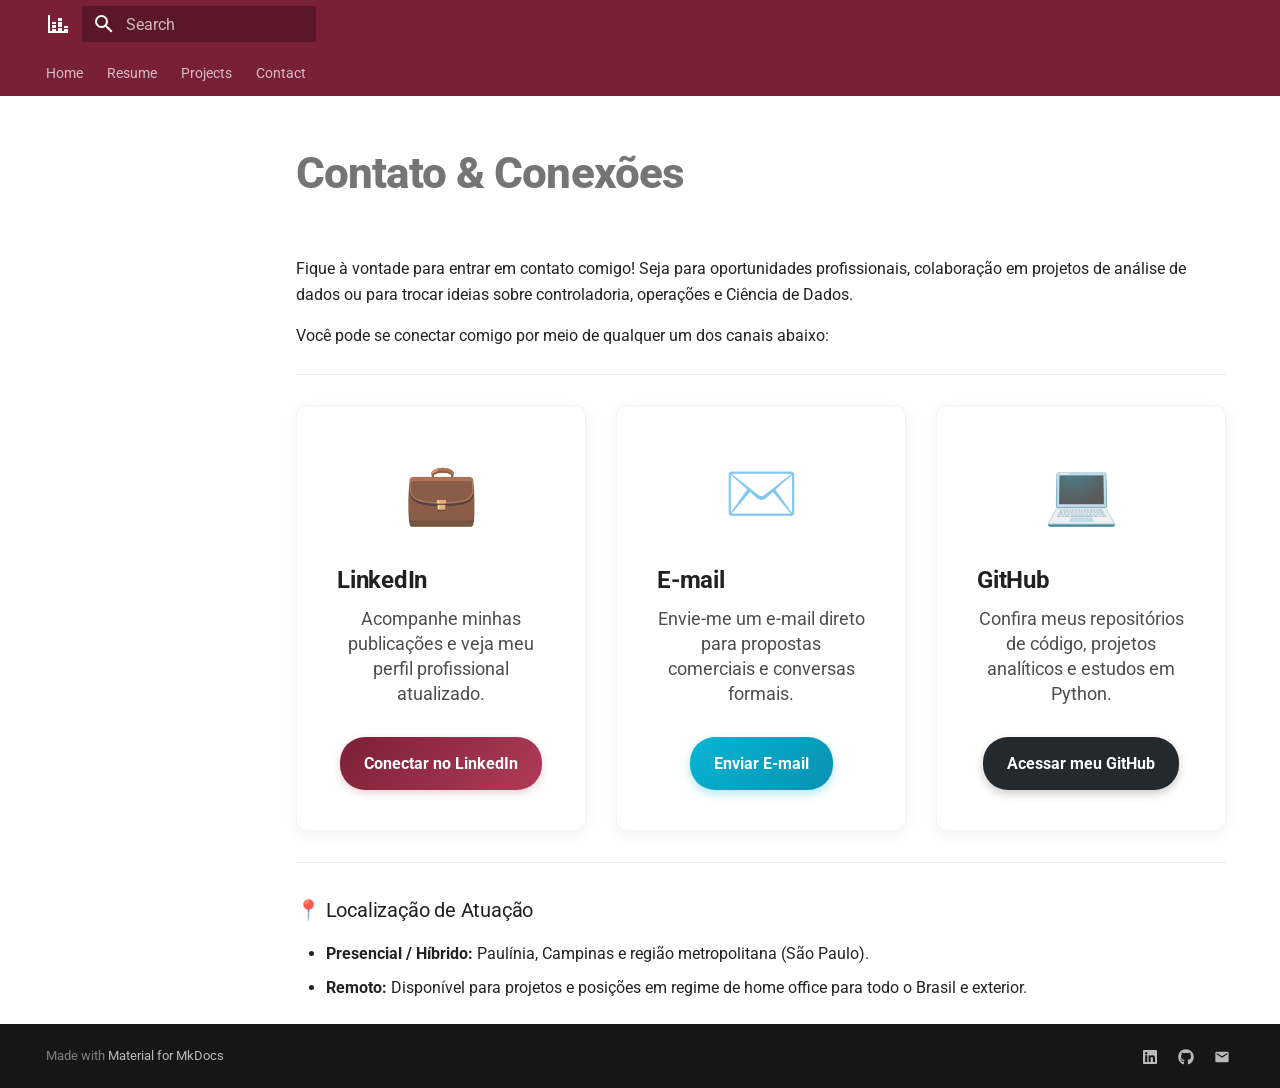
<file: contato/index.html>
<!doctype html>
<html lang="en" class="no-js">
  <head>
    
      <meta charset="utf-8">
      <meta name="viewport" content="width=device-width,initial-scale=1">
      
        <meta name="description" content="Professional portfolio and resume of Giedre Rocha, focusing on Data Science, Excel, and Power BI.">
      
      
        <meta name="author" content="Giedre Rocha">
      
      
        <link rel="canonical" href="https://giedrerocha.github.io/contato/">
      
      
      
      
        
      
      
      <link rel="icon" href="../assets/images/favicon.png">
      <meta name="generator" content="mkdocs-1.6.1, mkdocs-material-9.7.6">
    
    
      
        <title>Contato & Conexões - Giedre Rocha | Portfolio & Analytics</title>
      
    
    
      <link rel="stylesheet" href="../assets/stylesheets/main.484c7ddc.min.css">
      
        
        <link rel="stylesheet" href="../assets/stylesheets/palette.ab4e12ef.min.css">
      
      


    
    
      
    
    
      
        
        
        <link rel="preconnect" href="https://fonts.gstatic.com" crossorigin>
        <link rel="stylesheet" href="https://fonts.googleapis.com/css?family=Roboto:300,300i,400,400i,700,700i%7CRoboto+Mono:400,400i,700,700i&display=fallback">
        <style>:root{--md-text-font:"Roboto";--md-code-font:"Roboto Mono"}</style>
      
    
    
      <link rel="stylesheet" href="../stylesheets/extra.css">
    
    <script>__md_scope=new URL("..",location),__md_hash=e=>[...e].reduce(((e,_)=>(e<<5)-e+_.charCodeAt(0)),0),__md_get=(e,_=localStorage,t=__md_scope)=>JSON.parse(_.getItem(t.pathname+"."+e)),__md_set=(e,_,t=localStorage,a=__md_scope)=>{try{t.setItem(a.pathname+"."+e,JSON.stringify(_))}catch(e){}}</script>
    
      

    
    
  </head>
  
  
    
    
    
    
    
    <body dir="ltr" data-md-color-scheme="default" data-md-color-primary="custom" data-md-color-accent="custom">
  
    
    <input class="md-toggle" data-md-toggle="drawer" type="checkbox" id="__drawer" autocomplete="off">
    <input class="md-toggle" data-md-toggle="search" type="checkbox" id="__search" autocomplete="off">
    <label class="md-overlay" for="__drawer"></label>
    <div data-md-component="skip">
      
        
        <a href="#contato-conexoes" class="md-skip">
          Skip to content
        </a>
      
    </div>
    <div data-md-component="announce">
      
    </div>
    
    
      

<header class="md-header" data-md-component="header">
  <nav class="md-header__inner md-grid" aria-label="Header">
    <a href=".." title="Giedre Rocha | Portfolio &amp; Analytics" class="md-header__button md-logo" aria-label="Giedre Rocha | Portfolio & Analytics" data-md-component="logo">
      
  
  <svg xmlns="http://www.w3.org/2000/svg" viewBox="0 0 24 24"><path d="M22 21H2V3h2v16h2v-2h4v2h2v-3h4v3h2v-2h4zm-4-7h4v2h-4zm-6-8h4v3h-4zm4 9h-4v-5h4zM6 10h4v2H6zm4 6H6v-3h4z"/></svg>

    </a>
    <label class="md-header__button md-icon" for="__drawer">
      
      <svg xmlns="http://www.w3.org/2000/svg" viewBox="0 0 24 24"><path d="M3 6h18v2H3zm0 5h18v2H3zm0 5h18v2H3z"/></svg>
    </label>
    <div class="md-header__title" data-md-component="header-title">
      <div class="md-header__ellipsis">
        <div class="md-header__topic">
          <span class="md-ellipsis">
            Giedre Rocha | Portfolio & Analytics
          </span>
        </div>
        <div class="md-header__topic" data-md-component="header-topic">
          <span class="md-ellipsis">
            
              Contato &amp; Conexões
            
          </span>
        </div>
      </div>
    </div>
    
      
    
    
    
    
      
      
        <label class="md-header__button md-icon" for="__search">
          
          <svg xmlns="http://www.w3.org/2000/svg" viewBox="0 0 24 24"><path d="M9.5 3A6.5 6.5 0 0 1 16 9.5c0 1.61-.59 3.09-1.56 4.23l.27.27h.79l5 5-1.5 1.5-5-5v-.79l-.27-.27A6.52 6.52 0 0 1 9.5 16 6.5 6.5 0 0 1 3 9.5 6.5 6.5 0 0 1 9.5 3m0 2C7 5 5 7 5 9.5S7 14 9.5 14 14 12 14 9.5 12 5 9.5 5"/></svg>
        </label>
        <div class="md-search" data-md-component="search" role="dialog">
  <label class="md-search__overlay" for="__search"></label>
  <div class="md-search__inner" role="search">
    <form class="md-search__form" name="search">
      <input type="text" class="md-search__input" name="query" aria-label="Search" placeholder="Search" autocapitalize="off" autocorrect="off" autocomplete="off" spellcheck="false" data-md-component="search-query" required>
      <label class="md-search__icon md-icon" for="__search">
        
        <svg xmlns="http://www.w3.org/2000/svg" viewBox="0 0 24 24"><path d="M9.5 3A6.5 6.5 0 0 1 16 9.5c0 1.61-.59 3.09-1.56 4.23l.27.27h.79l5 5-1.5 1.5-5-5v-.79l-.27-.27A6.52 6.52 0 0 1 9.5 16 6.5 6.5 0 0 1 3 9.5 6.5 6.5 0 0 1 9.5 3m0 2C7 5 5 7 5 9.5S7 14 9.5 14 14 12 14 9.5 12 5 9.5 5"/></svg>
        
        <svg xmlns="http://www.w3.org/2000/svg" viewBox="0 0 24 24"><path d="M20 11v2H8l5.5 5.5-1.42 1.42L4.16 12l7.92-7.92L13.5 5.5 8 11z"/></svg>
      </label>
      <nav class="md-search__options" aria-label="Search">
        
        <button type="reset" class="md-search__icon md-icon" title="Clear" aria-label="Clear" tabindex="-1">
          
          <svg xmlns="http://www.w3.org/2000/svg" viewBox="0 0 24 24"><path d="M19 6.41 17.59 5 12 10.59 6.41 5 5 6.41 10.59 12 5 17.59 6.41 19 12 13.41 17.59 19 19 17.59 13.41 12z"/></svg>
        </button>
      </nav>
      
        <div class="md-search__suggest" data-md-component="search-suggest"></div>
      
    </form>
    <div class="md-search__output">
      <div class="md-search__scrollwrap" tabindex="0" data-md-scrollfix>
        <div class="md-search-result" data-md-component="search-result">
          <div class="md-search-result__meta">
            Initializing search
          </div>
          <ol class="md-search-result__list" role="presentation"></ol>
        </div>
      </div>
    </div>
  </div>
</div>
      
    
    
  </nav>
  
</header>
    
    <div class="md-container" data-md-component="container">
      
      
        
          
            
<nav class="md-tabs" aria-label="Tabs" data-md-component="tabs">
  <div class="md-grid">
    <ul class="md-tabs__list">
      
        
  
  
  
  
    <li class="md-tabs__item">
      <a href=".." class="md-tabs__link">
        
  
  
    
  
  Home

      </a>
    </li>
  

      
        
  
  
  
  
    <li class="md-tabs__item">
      <a href="../resume/" class="md-tabs__link">
        
  
  
    
  
  Resume

      </a>
    </li>
  

      
        
  
  
  
  
    <li class="md-tabs__item">
      <a href="../projects/" class="md-tabs__link">
        
  
  
    
  
  Projects

      </a>
    </li>
  

      
        
  
  
  
  
    <li class="md-tabs__item">
      <a href="../contact/" class="md-tabs__link">
        
  
  
    
  
  Contact

      </a>
    </li>
  

      
    </ul>
  </div>
</nav>
          
        
      
      <main class="md-main" data-md-component="main">
        <div class="md-main__inner md-grid">
          
            
              
              <div class="md-sidebar md-sidebar--primary" data-md-component="sidebar" data-md-type="navigation" >
                <div class="md-sidebar__scrollwrap">
                  <div class="md-sidebar__inner">
                    


  


<nav class="md-nav md-nav--primary md-nav--lifted" aria-label="Navigation" data-md-level="0">
  <label class="md-nav__title" for="__drawer">
    <a href=".." title="Giedre Rocha | Portfolio &amp; Analytics" class="md-nav__button md-logo" aria-label="Giedre Rocha | Portfolio & Analytics" data-md-component="logo">
      
  
  <svg xmlns="http://www.w3.org/2000/svg" viewBox="0 0 24 24"><path d="M22 21H2V3h2v16h2v-2h4v2h2v-3h4v3h2v-2h4zm-4-7h4v2h-4zm-6-8h4v3h-4zm4 9h-4v-5h4zM6 10h4v2H6zm4 6H6v-3h4z"/></svg>

    </a>
    Giedre Rocha | Portfolio & Analytics
  </label>
  
  <ul class="md-nav__list" data-md-scrollfix>
    
      
      
  
  
  
  
    <li class="md-nav__item">
      <a href=".." class="md-nav__link">
        
  
  
  <span class="md-ellipsis">
    
  
    Home
  

    
  </span>
  
  

      </a>
    </li>
  

    
      
      
  
  
  
  
    <li class="md-nav__item">
      <a href="../resume/" class="md-nav__link">
        
  
  
  <span class="md-ellipsis">
    
  
    Resume
  

    
  </span>
  
  

      </a>
    </li>
  

    
      
      
  
  
  
  
    <li class="md-nav__item">
      <a href="../projects/" class="md-nav__link">
        
  
  
  <span class="md-ellipsis">
    
  
    Projects
  

    
  </span>
  
  

      </a>
    </li>
  

    
      
      
  
  
  
  
    <li class="md-nav__item">
      <a href="../contact/" class="md-nav__link">
        
  
  
  <span class="md-ellipsis">
    
  
    Contact
  

    
  </span>
  
  

      </a>
    </li>
  

    
  </ul>
</nav>
                  </div>
                </div>
              </div>
            
            
              
              <div class="md-sidebar md-sidebar--secondary" data-md-component="sidebar" data-md-type="toc" >
                <div class="md-sidebar__scrollwrap">
                  <div class="md-sidebar__inner">
                    

<nav class="md-nav md-nav--secondary" aria-label="Table of contents">
  
  
  
    
  
  
    <label class="md-nav__title" for="__toc">
      <span class="md-nav__icon md-icon"></span>
      Table of contents
    </label>
    <ul class="md-nav__list" data-md-component="toc" data-md-scrollfix>
      
        <li class="md-nav__item">
  <a href="#localizacao-de-atuacao" class="md-nav__link">
    <span class="md-ellipsis">
      
        📍 Localização de Atuação
      
    </span>
  </a>
  
</li>
      
    </ul>
  
</nav>
                  </div>
                </div>
              </div>
            
          
          
            <div class="md-content" data-md-component="content">
              
              <article class="md-content__inner md-typeset">
                
                  



<h1 id="contato-conexoes">Contato &amp; Conexões</h1>
<p>Fique à vontade para entrar em contato comigo! Seja para oportunidades profissionais, colaboração em projetos de análise de dados ou para trocar ideias sobre controladoria, operações e Ciência de Dados.</p>
<p>Você pode se conectar comigo por meio de qualquer um dos canais abaixo:</p>
<hr />
<div class="card-grid">

  <div class="custom-card" style="text-align: center; padding: 2rem;">
    <div style="font-size: 3rem; margin-bottom: 1rem;">💼</div>
    <h3>LinkedIn</h3>
    <p style="margin-bottom: 1.5rem;">Acompanhe minhas publicações e veja meu perfil profissional atualizado.</p>
    <a href="https://linkedin.com/in/giedre-caroline" target="_blank" class="contact-btn">
      Conectar no LinkedIn
    </a>
  </div>

  <div class="custom-card" style="text-align: center; padding: 2rem;">
    <div style="font-size: 3rem; margin-bottom: 1rem;">✉️</div>
    <h3>E-mail</h3>
    <p style="margin-bottom: 1.5rem;">Envie-me um e-mail direto para propostas comerciais e conversas formais.</p>
    <a href="mailto:giedrecaroline@gmail.com" class="contact-btn" style="background: linear-gradient(135deg, #06b6d4, #0891b2); box-shadow: 0 4px 10px rgba(6, 182, 212, 0.3);">
      Enviar E-mail
    </a>
  </div>

  <div class="custom-card" style="text-align: center; padding: 2rem;">
    <div style="font-size: 3rem; margin-bottom: 1rem;">💻</div>
    <h3>GitHub</h3>
    <p style="margin-bottom: 1.5rem;">Confira meus repositórios de código, projetos analíticos e estudos em Python.</p>
    <a href="https://github.com/giedre-caroline" target="_blank" class="contact-btn" style="background: #24292e; box-shadow: 0 4px 10px rgba(0, 0, 0, 0.2);">
      Acessar meu GitHub
    </a>
  </div>

</div>

<hr />
<h3 id="localizacao-de-atuacao">📍 Localização de Atuação</h3>
<ul>
<li><strong>Presencial / Híbrido:</strong> Paulínia, Campinas e região metropolitana (São Paulo).</li>
<li><strong>Remoto:</strong> Disponível para projetos e posições em regime de home office para todo o Brasil e exterior.</li>
</ul>












                
              </article>
            </div>
          
          
<script>var target=document.getElementById(location.hash.slice(1));target&&target.name&&(target.checked=target.name.startsWith("__tabbed_"))</script>
        </div>
        
          <button type="button" class="md-top md-icon" data-md-component="top" hidden>
  
  <svg xmlns="http://www.w3.org/2000/svg" viewBox="0 0 24 24"><path d="M13 20h-2V8l-5.5 5.5-1.42-1.42L12 4.16l7.92 7.92-1.42 1.42L13 8z"/></svg>
  Back to top
</button>
        
      </main>
      
        <footer class="md-footer">
  
  <div class="md-footer-meta md-typeset">
    <div class="md-footer-meta__inner md-grid">
      <div class="md-copyright">
  
  
    Made with
    <a href="https://squidfunk.github.io/mkdocs-material/" target="_blank" rel="noopener">
      Material for MkDocs
    </a>
  
</div>
      
        
<div class="md-social">
  
    
    
    
    
      
      
    
    <a href="https://www.linkedin.com/in/giedre-rocha/" target="_blank" rel="noopener" title="www.linkedin.com" class="md-social__link">
      <svg xmlns="http://www.w3.org/2000/svg" viewBox="0 0 448 512"><!--! Font Awesome Free 7.1.0 by @fontawesome - https://fontawesome.com License - https://fontawesome.com/license/free (Icons: CC BY 4.0, Fonts: SIL OFL 1.1, Code: MIT License) Copyright 2025 Fonticons, Inc.--><path d="M416 32H31.9C14.3 32 0 46.5 0 64.3v383.4C0 465.5 14.3 480 31.9 480H416c17.6 0 32-14.5 32-32.3V64.3c0-17.8-14.4-32.3-32-32.3M135.4 416H69V202.2h66.5V416zM102.2 96a38.5 38.5 0 1 1 0 77 38.5 38.5 0 1 1 0-77m282.1 320h-66.4V312c0-24.8-.5-56.7-34.5-56.7-34.6 0-39.9 27-39.9 54.9V416h-66.4V202.2h63.7v29.2h.9c8.9-16.8 30.6-34.5 62.9-34.5 67.2 0 79.7 44.3 79.7 101.9z"/></svg>
    </a>
  
    
    
    
    
      
      
    
    <a href="https://github.com/giedrerocha" target="_blank" rel="noopener" title="github.com" class="md-social__link">
      <svg xmlns="http://www.w3.org/2000/svg" viewBox="0 0 512 512"><!--! Font Awesome Free 7.1.0 by @fontawesome - https://fontawesome.com License - https://fontawesome.com/license/free (Icons: CC BY 4.0, Fonts: SIL OFL 1.1, Code: MIT License) Copyright 2025 Fonticons, Inc.--><path d="M173.9 397.4c0 2-2.3 3.6-5.2 3.6-3.3.3-5.6-1.3-5.6-3.6 0-2 2.3-3.6 5.2-3.6 3-.3 5.6 1.3 5.6 3.6m-31.1-4.5c-.7 2 1.3 4.3 4.3 4.9 2.6 1 5.6 0 6.2-2s-1.3-4.3-4.3-5.2c-2.6-.7-5.5.3-6.2 2.3m44.2-1.7c-2.9.7-4.9 2.6-4.6 4.9.3 2 2.9 3.3 5.9 2.6 2.9-.7 4.9-2.6 4.6-4.6-.3-1.9-3-3.2-5.9-2.9M252.8 8C114.1 8 8 113.3 8 252c0 110.9 69.8 205.8 169.5 239.2 12.8 2.3 17.3-5.6 17.3-12.1 0-6.2-.3-40.4-.3-61.4 0 0-70 15-84.7-29.8 0 0-11.4-29.1-27.8-36.6 0 0-22.9-15.7 1.6-15.4 0 0 24.9 2 38.6 25.8 21.9 38.6 58.6 27.5 72.9 20.9 2.3-16 8.8-27.1 16-33.7-55.9-6.2-112.3-14.3-112.3-110.5 0-27.5 7.6-41.3 23.6-58.9-2.6-6.5-11.1-33.3 2.6-67.9 20.9-6.5 69 27 69 27 20-5.6 41.5-8.5 62.8-8.5s42.8 2.9 62.8 8.5c0 0 48.1-33.6 69-27 13.7 34.7 5.2 61.4 2.6 67.9 16 17.7 25.8 31.5 25.8 58.9 0 96.5-58.9 104.2-114.8 110.5 9.2 7.9 17 22.9 17 46.4 0 33.7-.3 75.4-.3 83.6 0 6.5 4.6 14.4 17.3 12.1C436.2 457.8 504 362.9 504 252 504 113.3 391.5 8 252.8 8M105.2 352.9c-1.3 1-1 3.3.7 5.2 1.6 1.6 3.9 2.3 5.2 1 1.3-1 1-3.3-.7-5.2-1.6-1.6-3.9-2.3-5.2-1m-10.8-8.1c-.7 1.3.3 2.9 2.3 3.9 1.6 1 3.6.7 4.3-.7.7-1.3-.3-2.9-2.3-3.9-2-.6-3.6-.3-4.3.7m32.4 35.6c-1.6 1.3-1 4.3 1.3 6.2 2.3 2.3 5.2 2.6 6.5 1 1.3-1.3.7-4.3-1.3-6.2-2.2-2.3-5.2-2.6-6.5-1m-11.4-14.7c-1.6 1-1.6 3.6 0 5.9s4.3 3.3 5.6 2.3c1.6-1.3 1.6-3.9 0-6.2-1.4-2.3-4-3.3-5.6-2"/></svg>
    </a>
  
    
    
    
    
    <a href="mailto:giedrecaroline@gmail.com" target="_blank" rel="noopener" title="" class="md-social__link">
      <svg xmlns="http://www.w3.org/2000/svg" viewBox="0 0 24 24"><path d="m20 8-8 5-8-5V6l8 5 8-5m0-2H4c-1.11 0-2 .89-2 2v12a2 2 0 0 0 2 2h16a2 2 0 0 0 2-2V6a2 2 0 0 0-2-2"/></svg>
    </a>
  
</div>
      
    </div>
  </div>
</footer>
      
    </div>
    <div class="md-dialog" data-md-component="dialog">
      <div class="md-dialog__inner md-typeset"></div>
    </div>
    
    
    
      
      
      <script id="__config" type="application/json">{"annotate": null, "base": "..", "features": ["navigation.tabs", "navigation.sections", "navigation.top", "search.suggest", "search.highlight", "content.code.copy"], "search": "../assets/javascripts/workers/search.2c215733.min.js", "tags": null, "translations": {"clipboard.copied": "Copied to clipboard", "clipboard.copy": "Copy to clipboard", "search.result.more.one": "1 more on this page", "search.result.more.other": "# more on this page", "search.result.none": "No matching documents", "search.result.one": "1 matching document", "search.result.other": "# matching documents", "search.result.placeholder": "Type to start searching", "search.result.term.missing": "Missing", "select.version": "Select version"}, "version": null}</script>
    
    
      <script src="../assets/javascripts/bundle.79ae519e.min.js"></script>
      
    
  </body>
</html>
</file>
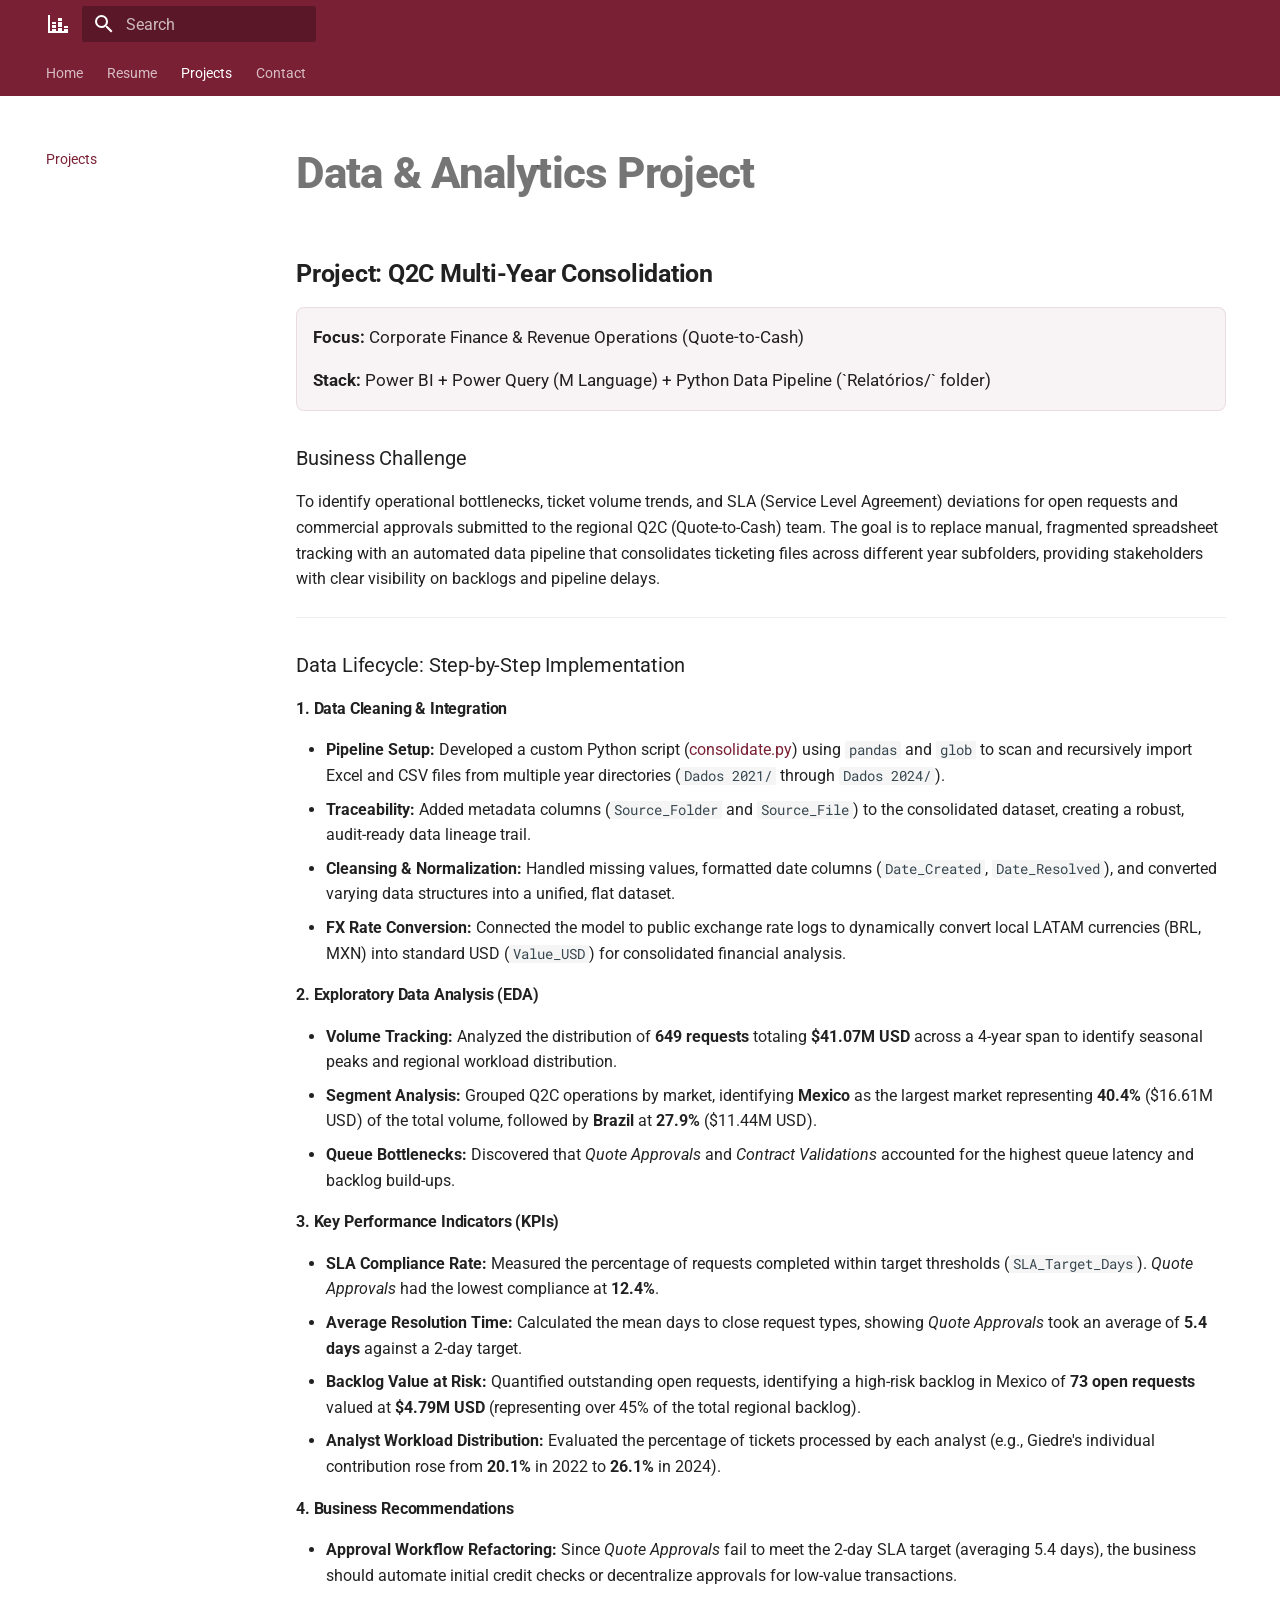
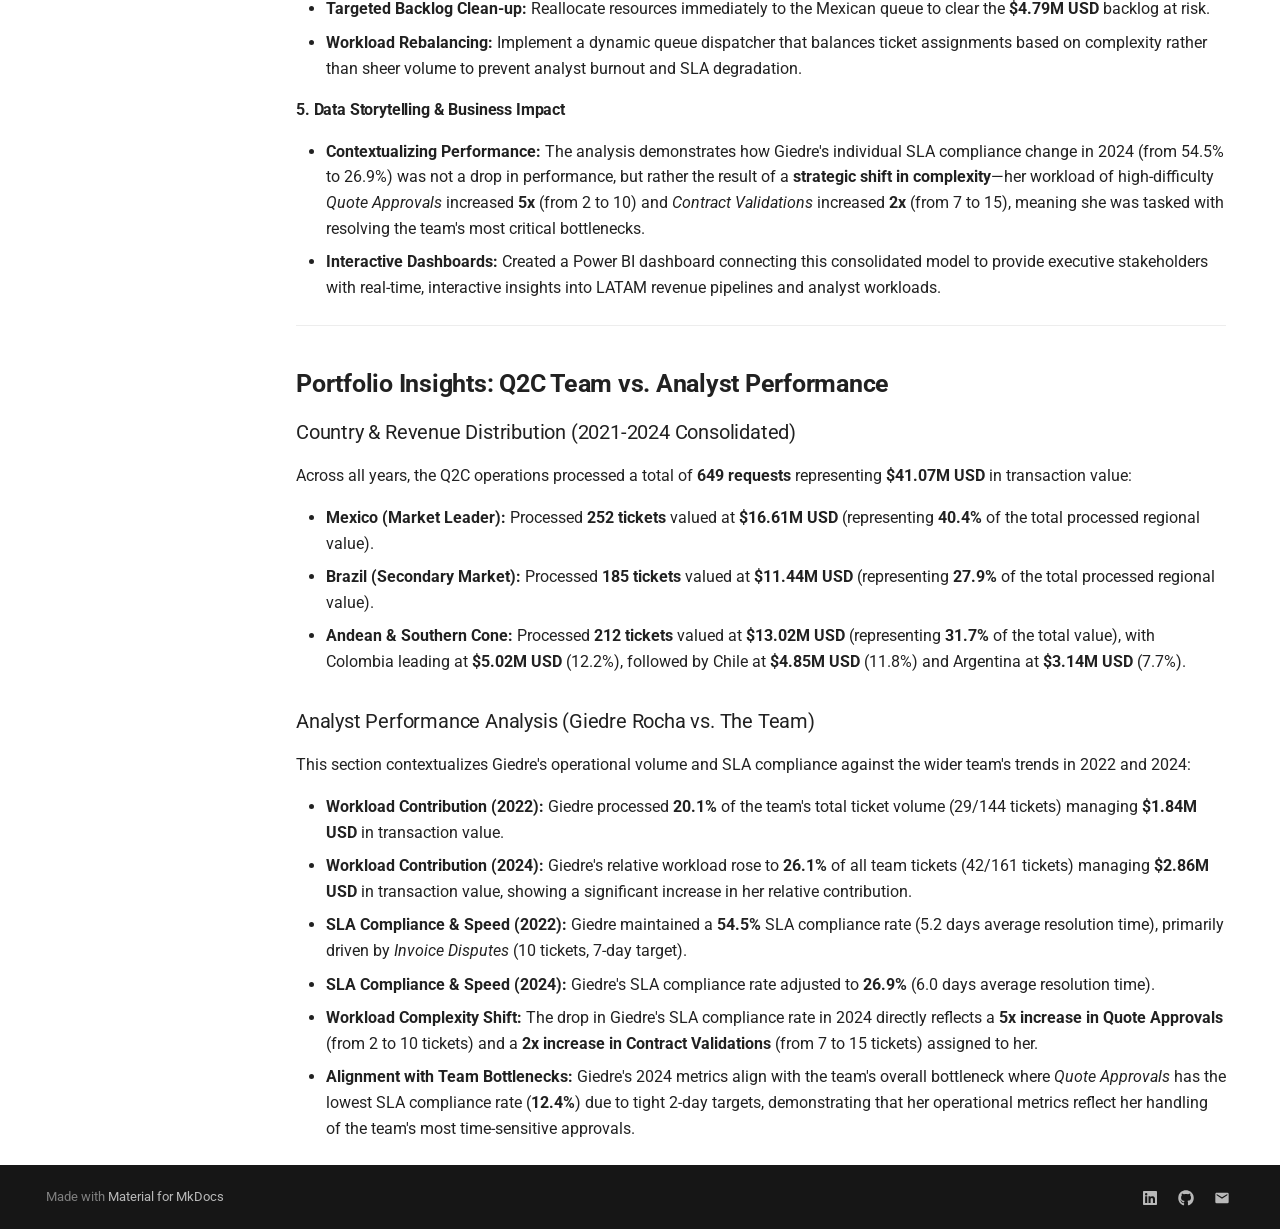
<file: projects/index.html>
<!doctype html>
<html lang="en" class="no-js">
  <head>
    
      <meta charset="utf-8">
      <meta name="viewport" content="width=device-width,initial-scale=1">
      
        <meta name="description" content="Professional portfolio and resume of Giedre Rocha, focusing on Data Science, Excel, and Power BI.">
      
      
        <meta name="author" content="Giedre Rocha">
      
      
        <link rel="canonical" href="https://giedrerocha.github.io/projects/">
      
      
        <link rel="prev" href="../resume/">
      
      
        <link rel="next" href="../contact/">
      
      
        
      
      
      <link rel="icon" href="../assets/images/favicon.png">
      <meta name="generator" content="mkdocs-1.6.1, mkdocs-material-9.7.6">
    
    
      
        <title>Projects - Giedre Rocha | Portfolio & Analytics</title>
      
    
    
      <link rel="stylesheet" href="../assets/stylesheets/main.484c7ddc.min.css">
      
        
        <link rel="stylesheet" href="../assets/stylesheets/palette.ab4e12ef.min.css">
      
      


    
    
      
    
    
      
        
        
        <link rel="preconnect" href="https://fonts.gstatic.com" crossorigin>
        <link rel="stylesheet" href="https://fonts.googleapis.com/css?family=Roboto:300,300i,400,400i,700,700i%7CRoboto+Mono:400,400i,700,700i&display=fallback">
        <style>:root{--md-text-font:"Roboto";--md-code-font:"Roboto Mono"}</style>
      
    
    
      <link rel="stylesheet" href="../stylesheets/extra.css">
    
    <script>__md_scope=new URL("..",location),__md_hash=e=>[...e].reduce(((e,_)=>(e<<5)-e+_.charCodeAt(0)),0),__md_get=(e,_=localStorage,t=__md_scope)=>JSON.parse(_.getItem(t.pathname+"."+e)),__md_set=(e,_,t=localStorage,a=__md_scope)=>{try{t.setItem(a.pathname+"."+e,JSON.stringify(_))}catch(e){}}</script>
    
      

    
    
  </head>
  
  
    
    
    
    
    
    <body dir="ltr" data-md-color-scheme="default" data-md-color-primary="custom" data-md-color-accent="custom">
  
    
    <input class="md-toggle" data-md-toggle="drawer" type="checkbox" id="__drawer" autocomplete="off">
    <input class="md-toggle" data-md-toggle="search" type="checkbox" id="__search" autocomplete="off">
    <label class="md-overlay" for="__drawer"></label>
    <div data-md-component="skip">
      
        
        <a href="#data-analytics-project" class="md-skip">
          Skip to content
        </a>
      
    </div>
    <div data-md-component="announce">
      
    </div>
    
    
      

<header class="md-header" data-md-component="header">
  <nav class="md-header__inner md-grid" aria-label="Header">
    <a href=".." title="Giedre Rocha | Portfolio &amp; Analytics" class="md-header__button md-logo" aria-label="Giedre Rocha | Portfolio & Analytics" data-md-component="logo">
      
  
  <svg xmlns="http://www.w3.org/2000/svg" viewBox="0 0 24 24"><path d="M22 21H2V3h2v16h2v-2h4v2h2v-3h4v3h2v-2h4zm-4-7h4v2h-4zm-6-8h4v3h-4zm4 9h-4v-5h4zM6 10h4v2H6zm4 6H6v-3h4z"/></svg>

    </a>
    <label class="md-header__button md-icon" for="__drawer">
      
      <svg xmlns="http://www.w3.org/2000/svg" viewBox="0 0 24 24"><path d="M3 6h18v2H3zm0 5h18v2H3zm0 5h18v2H3z"/></svg>
    </label>
    <div class="md-header__title" data-md-component="header-title">
      <div class="md-header__ellipsis">
        <div class="md-header__topic">
          <span class="md-ellipsis">
            Giedre Rocha | Portfolio & Analytics
          </span>
        </div>
        <div class="md-header__topic" data-md-component="header-topic">
          <span class="md-ellipsis">
            
              Projects
            
          </span>
        </div>
      </div>
    </div>
    
      
    
    
    
    
      
      
        <label class="md-header__button md-icon" for="__search">
          
          <svg xmlns="http://www.w3.org/2000/svg" viewBox="0 0 24 24"><path d="M9.5 3A6.5 6.5 0 0 1 16 9.5c0 1.61-.59 3.09-1.56 4.23l.27.27h.79l5 5-1.5 1.5-5-5v-.79l-.27-.27A6.52 6.52 0 0 1 9.5 16 6.5 6.5 0 0 1 3 9.5 6.5 6.5 0 0 1 9.5 3m0 2C7 5 5 7 5 9.5S7 14 9.5 14 14 12 14 9.5 12 5 9.5 5"/></svg>
        </label>
        <div class="md-search" data-md-component="search" role="dialog">
  <label class="md-search__overlay" for="__search"></label>
  <div class="md-search__inner" role="search">
    <form class="md-search__form" name="search">
      <input type="text" class="md-search__input" name="query" aria-label="Search" placeholder="Search" autocapitalize="off" autocorrect="off" autocomplete="off" spellcheck="false" data-md-component="search-query" required>
      <label class="md-search__icon md-icon" for="__search">
        
        <svg xmlns="http://www.w3.org/2000/svg" viewBox="0 0 24 24"><path d="M9.5 3A6.5 6.5 0 0 1 16 9.5c0 1.61-.59 3.09-1.56 4.23l.27.27h.79l5 5-1.5 1.5-5-5v-.79l-.27-.27A6.52 6.52 0 0 1 9.5 16 6.5 6.5 0 0 1 3 9.5 6.5 6.5 0 0 1 9.5 3m0 2C7 5 5 7 5 9.5S7 14 9.5 14 14 12 14 9.5 12 5 9.5 5"/></svg>
        
        <svg xmlns="http://www.w3.org/2000/svg" viewBox="0 0 24 24"><path d="M20 11v2H8l5.5 5.5-1.42 1.42L4.16 12l7.92-7.92L13.5 5.5 8 11z"/></svg>
      </label>
      <nav class="md-search__options" aria-label="Search">
        
        <button type="reset" class="md-search__icon md-icon" title="Clear" aria-label="Clear" tabindex="-1">
          
          <svg xmlns="http://www.w3.org/2000/svg" viewBox="0 0 24 24"><path d="M19 6.41 17.59 5 12 10.59 6.41 5 5 6.41 10.59 12 5 17.59 6.41 19 12 13.41 17.59 19 19 17.59 13.41 12z"/></svg>
        </button>
      </nav>
      
        <div class="md-search__suggest" data-md-component="search-suggest"></div>
      
    </form>
    <div class="md-search__output">
      <div class="md-search__scrollwrap" tabindex="0" data-md-scrollfix>
        <div class="md-search-result" data-md-component="search-result">
          <div class="md-search-result__meta">
            Initializing search
          </div>
          <ol class="md-search-result__list" role="presentation"></ol>
        </div>
      </div>
    </div>
  </div>
</div>
      
    
    
  </nav>
  
</header>
    
    <div class="md-container" data-md-component="container">
      
      
        
          
            
<nav class="md-tabs" aria-label="Tabs" data-md-component="tabs">
  <div class="md-grid">
    <ul class="md-tabs__list">
      
        
  
  
  
  
    <li class="md-tabs__item">
      <a href=".." class="md-tabs__link">
        
  
  
    
  
  Home

      </a>
    </li>
  

      
        
  
  
  
  
    <li class="md-tabs__item">
      <a href="../resume/" class="md-tabs__link">
        
  
  
    
  
  Resume

      </a>
    </li>
  

      
        
  
  
  
    
  
  
    <li class="md-tabs__item md-tabs__item--active">
      <a href="./" class="md-tabs__link">
        
  
  
    
  
  Projects

      </a>
    </li>
  

      
        
  
  
  
  
    <li class="md-tabs__item">
      <a href="../contact/" class="md-tabs__link">
        
  
  
    
  
  Contact

      </a>
    </li>
  

      
    </ul>
  </div>
</nav>
          
        
      
      <main class="md-main" data-md-component="main">
        <div class="md-main__inner md-grid">
          
            
              
              <div class="md-sidebar md-sidebar--primary" data-md-component="sidebar" data-md-type="navigation" >
                <div class="md-sidebar__scrollwrap">
                  <div class="md-sidebar__inner">
                    


  


<nav class="md-nav md-nav--primary md-nav--lifted" aria-label="Navigation" data-md-level="0">
  <label class="md-nav__title" for="__drawer">
    <a href=".." title="Giedre Rocha | Portfolio &amp; Analytics" class="md-nav__button md-logo" aria-label="Giedre Rocha | Portfolio & Analytics" data-md-component="logo">
      
  
  <svg xmlns="http://www.w3.org/2000/svg" viewBox="0 0 24 24"><path d="M22 21H2V3h2v16h2v-2h4v2h2v-3h4v3h2v-2h4zm-4-7h4v2h-4zm-6-8h4v3h-4zm4 9h-4v-5h4zM6 10h4v2H6zm4 6H6v-3h4z"/></svg>

    </a>
    Giedre Rocha | Portfolio & Analytics
  </label>
  
  <ul class="md-nav__list" data-md-scrollfix>
    
      
      
  
  
  
  
    <li class="md-nav__item">
      <a href=".." class="md-nav__link">
        
  
  
  <span class="md-ellipsis">
    
  
    Home
  

    
  </span>
  
  

      </a>
    </li>
  

    
      
      
  
  
  
  
    <li class="md-nav__item">
      <a href="../resume/" class="md-nav__link">
        
  
  
  <span class="md-ellipsis">
    
  
    Resume
  

    
  </span>
  
  

      </a>
    </li>
  

    
      
      
  
  
    
  
  
  
    <li class="md-nav__item md-nav__item--active">
      
      <input class="md-nav__toggle md-toggle" type="checkbox" id="__toc">
      
      
        
      
      
        <label class="md-nav__link md-nav__link--active" for="__toc">
          
  
  
  <span class="md-ellipsis">
    
  
    Projects
  

    
  </span>
  
  

          <span class="md-nav__icon md-icon"></span>
        </label>
      
      <a href="./" class="md-nav__link md-nav__link--active">
        
  
  
  <span class="md-ellipsis">
    
  
    Projects
  

    
  </span>
  
  

      </a>
      
        

<nav class="md-nav md-nav--secondary" aria-label="Table of contents">
  
  
  
    
  
  
    <label class="md-nav__title" for="__toc">
      <span class="md-nav__icon md-icon"></span>
      Table of contents
    </label>
    <ul class="md-nav__list" data-md-component="toc" data-md-scrollfix>
      
        <li class="md-nav__item">
  <a href="#project-q2c-multi-year-consolidation" class="md-nav__link">
    <span class="md-ellipsis">
      
        Project: Q2C Multi-Year Consolidation
      
    </span>
  </a>
  
    <nav class="md-nav" aria-label="Project: Q2C Multi-Year Consolidation">
      <ul class="md-nav__list">
        
          <li class="md-nav__item">
  <a href="#business-challenge" class="md-nav__link">
    <span class="md-ellipsis">
      
        Business Challenge
      
    </span>
  </a>
  
</li>
        
          <li class="md-nav__item">
  <a href="#data-lifecycle-step-by-step-implementation" class="md-nav__link">
    <span class="md-ellipsis">
      
        Data Lifecycle: Step-by-Step Implementation
      
    </span>
  </a>
  
    <nav class="md-nav" aria-label="Data Lifecycle: Step-by-Step Implementation">
      <ul class="md-nav__list">
        
          <li class="md-nav__item">
  <a href="#1-data-cleaning-integration" class="md-nav__link">
    <span class="md-ellipsis">
      
        1. Data Cleaning &amp; Integration
      
    </span>
  </a>
  
</li>
        
          <li class="md-nav__item">
  <a href="#2-exploratory-data-analysis-eda" class="md-nav__link">
    <span class="md-ellipsis">
      
        2. Exploratory Data Analysis (EDA)
      
    </span>
  </a>
  
</li>
        
          <li class="md-nav__item">
  <a href="#3-key-performance-indicators-kpis" class="md-nav__link">
    <span class="md-ellipsis">
      
        3. Key Performance Indicators (KPIs)
      
    </span>
  </a>
  
</li>
        
          <li class="md-nav__item">
  <a href="#4-business-recommendations" class="md-nav__link">
    <span class="md-ellipsis">
      
        4. Business Recommendations
      
    </span>
  </a>
  
</li>
        
          <li class="md-nav__item">
  <a href="#5-data-storytelling-business-impact" class="md-nav__link">
    <span class="md-ellipsis">
      
        5. Data Storytelling &amp; Business Impact
      
    </span>
  </a>
  
</li>
        
      </ul>
    </nav>
  
</li>
        
      </ul>
    </nav>
  
</li>
      
        <li class="md-nav__item">
  <a href="#portfolio-insights-q2c-team-vs-analyst-performance" class="md-nav__link">
    <span class="md-ellipsis">
      
        Portfolio Insights: Q2C Team vs. Analyst Performance
      
    </span>
  </a>
  
    <nav class="md-nav" aria-label="Portfolio Insights: Q2C Team vs. Analyst Performance">
      <ul class="md-nav__list">
        
          <li class="md-nav__item">
  <a href="#country-revenue-distribution-2021-2024-consolidated" class="md-nav__link">
    <span class="md-ellipsis">
      
        Country &amp; Revenue Distribution (2021-2024 Consolidated)
      
    </span>
  </a>
  
</li>
        
          <li class="md-nav__item">
  <a href="#analyst-performance-analysis-giedre-rocha-vs-the-team" class="md-nav__link">
    <span class="md-ellipsis">
      
        Analyst Performance Analysis (Giedre Rocha vs. The Team)
      
    </span>
  </a>
  
</li>
        
      </ul>
    </nav>
  
</li>
      
    </ul>
  
</nav>
      
    </li>
  

    
      
      
  
  
  
  
    <li class="md-nav__item">
      <a href="../contact/" class="md-nav__link">
        
  
  
  <span class="md-ellipsis">
    
  
    Contact
  

    
  </span>
  
  

      </a>
    </li>
  

    
  </ul>
</nav>
                  </div>
                </div>
              </div>
            
            
              
              <div class="md-sidebar md-sidebar--secondary" data-md-component="sidebar" data-md-type="toc" >
                <div class="md-sidebar__scrollwrap">
                  <div class="md-sidebar__inner">
                    

<nav class="md-nav md-nav--secondary" aria-label="Table of contents">
  
  
  
    
  
  
    <label class="md-nav__title" for="__toc">
      <span class="md-nav__icon md-icon"></span>
      Table of contents
    </label>
    <ul class="md-nav__list" data-md-component="toc" data-md-scrollfix>
      
        <li class="md-nav__item">
  <a href="#project-q2c-multi-year-consolidation" class="md-nav__link">
    <span class="md-ellipsis">
      
        Project: Q2C Multi-Year Consolidation
      
    </span>
  </a>
  
    <nav class="md-nav" aria-label="Project: Q2C Multi-Year Consolidation">
      <ul class="md-nav__list">
        
          <li class="md-nav__item">
  <a href="#business-challenge" class="md-nav__link">
    <span class="md-ellipsis">
      
        Business Challenge
      
    </span>
  </a>
  
</li>
        
          <li class="md-nav__item">
  <a href="#data-lifecycle-step-by-step-implementation" class="md-nav__link">
    <span class="md-ellipsis">
      
        Data Lifecycle: Step-by-Step Implementation
      
    </span>
  </a>
  
    <nav class="md-nav" aria-label="Data Lifecycle: Step-by-Step Implementation">
      <ul class="md-nav__list">
        
          <li class="md-nav__item">
  <a href="#1-data-cleaning-integration" class="md-nav__link">
    <span class="md-ellipsis">
      
        1. Data Cleaning &amp; Integration
      
    </span>
  </a>
  
</li>
        
          <li class="md-nav__item">
  <a href="#2-exploratory-data-analysis-eda" class="md-nav__link">
    <span class="md-ellipsis">
      
        2. Exploratory Data Analysis (EDA)
      
    </span>
  </a>
  
</li>
        
          <li class="md-nav__item">
  <a href="#3-key-performance-indicators-kpis" class="md-nav__link">
    <span class="md-ellipsis">
      
        3. Key Performance Indicators (KPIs)
      
    </span>
  </a>
  
</li>
        
          <li class="md-nav__item">
  <a href="#4-business-recommendations" class="md-nav__link">
    <span class="md-ellipsis">
      
        4. Business Recommendations
      
    </span>
  </a>
  
</li>
        
          <li class="md-nav__item">
  <a href="#5-data-storytelling-business-impact" class="md-nav__link">
    <span class="md-ellipsis">
      
        5. Data Storytelling &amp; Business Impact
      
    </span>
  </a>
  
</li>
        
      </ul>
    </nav>
  
</li>
        
      </ul>
    </nav>
  
</li>
      
        <li class="md-nav__item">
  <a href="#portfolio-insights-q2c-team-vs-analyst-performance" class="md-nav__link">
    <span class="md-ellipsis">
      
        Portfolio Insights: Q2C Team vs. Analyst Performance
      
    </span>
  </a>
  
    <nav class="md-nav" aria-label="Portfolio Insights: Q2C Team vs. Analyst Performance">
      <ul class="md-nav__list">
        
          <li class="md-nav__item">
  <a href="#country-revenue-distribution-2021-2024-consolidated" class="md-nav__link">
    <span class="md-ellipsis">
      
        Country &amp; Revenue Distribution (2021-2024 Consolidated)
      
    </span>
  </a>
  
</li>
        
          <li class="md-nav__item">
  <a href="#analyst-performance-analysis-giedre-rocha-vs-the-team" class="md-nav__link">
    <span class="md-ellipsis">
      
        Analyst Performance Analysis (Giedre Rocha vs. The Team)
      
    </span>
  </a>
  
</li>
        
      </ul>
    </nav>
  
</li>
      
    </ul>
  
</nav>
                  </div>
                </div>
              </div>
            
          
          
            <div class="md-content" data-md-component="content">
              
              <article class="md-content__inner md-typeset">
                
                  



<h1 id="data-analytics-project">Data &amp; Analytics Project</h1>
<h2 id="project-q2c-multi-year-consolidation"><strong>Project: Q2C Multi-Year Consolidation</strong></h2>
<div style="display: flex; gap: 0.8rem; flex-wrap: wrap; margin-bottom: 1.5rem; background: rgba(122, 32, 53, 0.05); padding: 0.8rem; border-radius: 8px; border: 1px solid rgba(122, 32, 53, 0.1); font-size: 0.85rem;">
  <div><strong>Focus:</strong> Corporate Finance & Revenue Operations (Quote-to-Cash)</div>
  <div><strong>Stack:</strong> Power BI + Power Query (M Language) + Python Data Pipeline (`Relatórios/` folder)</div>
</div>

<h3 id="business-challenge">Business Challenge</h3>
<p>To identify operational bottlenecks, ticket volume trends, and SLA (Service Level Agreement) deviations for open requests and commercial approvals submitted to the regional Q2C (Quote-to-Cash) team. The goal is to replace manual, fragmented spreadsheet tracking with an automated data pipeline that consolidates ticketing files across different year subfolders, providing stakeholders with clear visibility on backlogs and pipeline delays.</p>
<hr />
<h3 id="data-lifecycle-step-by-step-implementation">Data Lifecycle: Step-by-Step Implementation</h3>
<h4 id="1-data-cleaning-integration">1. Data Cleaning &amp; Integration</h4>
<ul>
<li><strong>Pipeline Setup:</strong> Developed a custom Python script (<a href="file:///c:/Users/Giedre/OneDrive/Desktop/Obsidian/Meu%20Site/Relat%C3%B3rios/consolidate.py">consolidate.py</a>) using <code>pandas</code> and <code>glob</code> to scan and recursively import Excel and CSV files from multiple year directories (<code>Dados 2021/</code> through <code>Dados 2024/</code>).</li>
<li><strong>Traceability:</strong> Added metadata columns (<code>Source_Folder</code> and <code>Source_File</code>) to the consolidated dataset, creating a robust, audit-ready data lineage trail.</li>
<li><strong>Cleansing &amp; Normalization:</strong> Handled missing values, formatted date columns (<code>Date_Created</code>, <code>Date_Resolved</code>), and converted varying data structures into a unified, flat dataset.</li>
<li><strong>FX Rate Conversion:</strong> Connected the model to public exchange rate logs to dynamically convert local LATAM currencies (BRL, MXN) into standard USD (<code>Value_USD</code>) for consolidated financial analysis.</li>
</ul>
<h4 id="2-exploratory-data-analysis-eda">2. Exploratory Data Analysis (EDA)</h4>
<ul>
<li><strong>Volume Tracking:</strong> Analyzed the distribution of <strong>649 requests</strong> totaling <strong>$41.07M USD</strong> across a 4-year span to identify seasonal peaks and regional workload distribution.</li>
<li><strong>Segment Analysis:</strong> Grouped Q2C operations by market, identifying <strong>Mexico</strong> as the largest market representing <strong>40.4%</strong> ($16.61M USD) of the total volume, followed by <strong>Brazil</strong> at <strong>27.9%</strong> ($11.44M USD).</li>
<li><strong>Queue Bottlenecks:</strong> Discovered that <em>Quote Approvals</em> and <em>Contract Validations</em> accounted for the highest queue latency and backlog build-ups.</li>
</ul>
<h4 id="3-key-performance-indicators-kpis">3. Key Performance Indicators (KPIs)</h4>
<ul>
<li><strong>SLA Compliance Rate:</strong> Measured the percentage of requests completed within target thresholds (<code>SLA_Target_Days</code>). <em>Quote Approvals</em> had the lowest compliance at <strong>12.4%</strong>.</li>
<li><strong>Average Resolution Time:</strong> Calculated the mean days to close request types, showing <em>Quote Approvals</em> took an average of <strong>5.4 days</strong> against a 2-day target.</li>
<li><strong>Backlog Value at Risk:</strong> Quantified outstanding open requests, identifying a high-risk backlog in Mexico of <strong>73 open requests</strong> valued at <strong>$4.79M USD</strong> (representing over 45% of the total regional backlog).</li>
<li><strong>Analyst Workload Distribution:</strong> Evaluated the percentage of tickets processed by each analyst (e.g., Giedre's individual contribution rose from <strong>20.1%</strong> in 2022 to <strong>26.1%</strong> in 2024).</li>
</ul>
<h4 id="4-business-recommendations">4. Business Recommendations</h4>
<ul>
<li><strong>Approval Workflow Refactoring:</strong> Since <em>Quote Approvals</em> fail to meet the 2-day SLA target (averaging 5.4 days), the business should automate initial credit checks or decentralize approvals for low-value transactions.</li>
<li><strong>Targeted Backlog Clean-up:</strong> Reallocate resources immediately to the Mexican queue to clear the <strong>$4.79M USD</strong> backlog at risk.</li>
<li><strong>Workload Rebalancing:</strong> Implement a dynamic queue dispatcher that balances ticket assignments based on complexity rather than sheer volume to prevent analyst burnout and SLA degradation.</li>
</ul>
<h4 id="5-data-storytelling-business-impact">5. Data Storytelling &amp; Business Impact</h4>
<ul>
<li><strong>Contextualizing Performance:</strong> The analysis demonstrates how Giedre's individual SLA compliance change in 2024 (from 54.5% to 26.9%) was not a drop in performance, but rather the result of a <strong>strategic shift in complexity</strong>—her workload of high-difficulty <em>Quote Approvals</em> increased <strong>5x</strong> (from 2 to 10) and <em>Contract Validations</em> increased <strong>2x</strong> (from 7 to 15), meaning she was tasked with resolving the team's most critical bottlenecks.</li>
<li><strong>Interactive Dashboards:</strong> Created a Power BI dashboard connecting this consolidated model to provide executive stakeholders with real-time, interactive insights into LATAM revenue pipelines and analyst workloads.</li>
</ul>
<hr />
<h2 id="portfolio-insights-q2c-team-vs-analyst-performance"><strong>Portfolio Insights: Q2C Team vs. Analyst Performance</strong></h2>
<h3 id="country-revenue-distribution-2021-2024-consolidated">Country &amp; Revenue Distribution (2021-2024 Consolidated)</h3>
<p>Across all years, the Q2C operations processed a total of <strong>649 requests</strong> representing <strong>$41.07M USD</strong> in transaction value:</p>
<ul>
<li><strong>Mexico (Market Leader):</strong> Processed <strong>252 tickets</strong> valued at <strong>$16.61M USD</strong> (representing <strong>40.4%</strong> of the total processed regional value).</li>
<li><strong>Brazil (Secondary Market):</strong> Processed <strong>185 tickets</strong> valued at <strong>$11.44M USD</strong> (representing <strong>27.9%</strong> of the total processed regional value).</li>
<li><strong>Andean &amp; Southern Cone:</strong> Processed <strong>212 tickets</strong> valued at <strong>$13.02M USD</strong> (representing <strong>31.7%</strong> of the total value), with Colombia leading at <strong>$5.02M USD</strong> (12.2%), followed by Chile at <strong>$4.85M USD</strong> (11.8%) and Argentina at <strong>$3.14M USD</strong> (7.7%).</li>
</ul>
<h3 id="analyst-performance-analysis-giedre-rocha-vs-the-team">Analyst Performance Analysis (Giedre Rocha vs. The Team)</h3>
<p>This section contextualizes Giedre's operational volume and SLA compliance against the wider team's trends in 2022 and 2024:</p>
<ul>
<li><strong>Workload Contribution (2022):</strong> Giedre processed <strong>20.1%</strong> of the team's total ticket volume (29/144 tickets) managing <strong>$1.84M USD</strong> in transaction value.</li>
<li><strong>Workload Contribution (2024):</strong> Giedre's relative workload rose to <strong>26.1%</strong> of all team tickets (42/161 tickets) managing <strong>$2.86M USD</strong> in transaction value, showing a significant increase in her relative contribution.</li>
<li><strong>SLA Compliance &amp; Speed (2022):</strong> Giedre maintained a <strong>54.5%</strong> SLA compliance rate (5.2 days average resolution time), primarily driven by <em>Invoice Disputes</em> (10 tickets, 7-day target).</li>
<li><strong>SLA Compliance &amp; Speed (2024):</strong> Giedre's SLA compliance rate adjusted to <strong>26.9%</strong> (6.0 days average resolution time).</li>
<li><strong>Workload Complexity Shift:</strong> The drop in Giedre's SLA compliance rate in 2024 directly reflects a <strong>5x increase in Quote Approvals</strong> (from 2 to 10 tickets) and a <strong>2x increase in Contract Validations</strong> (from 7 to 15 tickets) assigned to her.</li>
<li><strong>Alignment with Team Bottlenecks:</strong> Giedre's 2024 metrics align with the team's overall bottleneck where <em>Quote Approvals</em> has the lowest SLA compliance rate (<strong>12.4%</strong>) due to tight 2-day targets, demonstrating that her operational metrics reflect her handling of the team's most time-sensitive approvals.</li>
</ul>












                
              </article>
            </div>
          
          
<script>var target=document.getElementById(location.hash.slice(1));target&&target.name&&(target.checked=target.name.startsWith("__tabbed_"))</script>
        </div>
        
          <button type="button" class="md-top md-icon" data-md-component="top" hidden>
  
  <svg xmlns="http://www.w3.org/2000/svg" viewBox="0 0 24 24"><path d="M13 20h-2V8l-5.5 5.5-1.42-1.42L12 4.16l7.92 7.92-1.42 1.42L13 8z"/></svg>
  Back to top
</button>
        
      </main>
      
        <footer class="md-footer">
  
  <div class="md-footer-meta md-typeset">
    <div class="md-footer-meta__inner md-grid">
      <div class="md-copyright">
  
  
    Made with
    <a href="https://squidfunk.github.io/mkdocs-material/" target="_blank" rel="noopener">
      Material for MkDocs
    </a>
  
</div>
      
        
<div class="md-social">
  
    
    
    
    
      
      
    
    <a href="https://www.linkedin.com/in/giedre-rocha/" target="_blank" rel="noopener" title="www.linkedin.com" class="md-social__link">
      <svg xmlns="http://www.w3.org/2000/svg" viewBox="0 0 448 512"><!--! Font Awesome Free 7.1.0 by @fontawesome - https://fontawesome.com License - https://fontawesome.com/license/free (Icons: CC BY 4.0, Fonts: SIL OFL 1.1, Code: MIT License) Copyright 2025 Fonticons, Inc.--><path d="M416 32H31.9C14.3 32 0 46.5 0 64.3v383.4C0 465.5 14.3 480 31.9 480H416c17.6 0 32-14.5 32-32.3V64.3c0-17.8-14.4-32.3-32-32.3M135.4 416H69V202.2h66.5V416zM102.2 96a38.5 38.5 0 1 1 0 77 38.5 38.5 0 1 1 0-77m282.1 320h-66.4V312c0-24.8-.5-56.7-34.5-56.7-34.6 0-39.9 27-39.9 54.9V416h-66.4V202.2h63.7v29.2h.9c8.9-16.8 30.6-34.5 62.9-34.5 67.2 0 79.7 44.3 79.7 101.9z"/></svg>
    </a>
  
    
    
    
    
      
      
    
    <a href="https://github.com/giedrerocha" target="_blank" rel="noopener" title="github.com" class="md-social__link">
      <svg xmlns="http://www.w3.org/2000/svg" viewBox="0 0 512 512"><!--! Font Awesome Free 7.1.0 by @fontawesome - https://fontawesome.com License - https://fontawesome.com/license/free (Icons: CC BY 4.0, Fonts: SIL OFL 1.1, Code: MIT License) Copyright 2025 Fonticons, Inc.--><path d="M173.9 397.4c0 2-2.3 3.6-5.2 3.6-3.3.3-5.6-1.3-5.6-3.6 0-2 2.3-3.6 5.2-3.6 3-.3 5.6 1.3 5.6 3.6m-31.1-4.5c-.7 2 1.3 4.3 4.3 4.9 2.6 1 5.6 0 6.2-2s-1.3-4.3-4.3-5.2c-2.6-.7-5.5.3-6.2 2.3m44.2-1.7c-2.9.7-4.9 2.6-4.6 4.9.3 2 2.9 3.3 5.9 2.6 2.9-.7 4.9-2.6 4.6-4.6-.3-1.9-3-3.2-5.9-2.9M252.8 8C114.1 8 8 113.3 8 252c0 110.9 69.8 205.8 169.5 239.2 12.8 2.3 17.3-5.6 17.3-12.1 0-6.2-.3-40.4-.3-61.4 0 0-70 15-84.7-29.8 0 0-11.4-29.1-27.8-36.6 0 0-22.9-15.7 1.6-15.4 0 0 24.9 2 38.6 25.8 21.9 38.6 58.6 27.5 72.9 20.9 2.3-16 8.8-27.1 16-33.7-55.9-6.2-112.3-14.3-112.3-110.5 0-27.5 7.6-41.3 23.6-58.9-2.6-6.5-11.1-33.3 2.6-67.9 20.9-6.5 69 27 69 27 20-5.6 41.5-8.5 62.8-8.5s42.8 2.9 62.8 8.5c0 0 48.1-33.6 69-27 13.7 34.7 5.2 61.4 2.6 67.9 16 17.7 25.8 31.5 25.8 58.9 0 96.5-58.9 104.2-114.8 110.5 9.2 7.9 17 22.9 17 46.4 0 33.7-.3 75.4-.3 83.6 0 6.5 4.6 14.4 17.3 12.1C436.2 457.8 504 362.9 504 252 504 113.3 391.5 8 252.8 8M105.2 352.9c-1.3 1-1 3.3.7 5.2 1.6 1.6 3.9 2.3 5.2 1 1.3-1 1-3.3-.7-5.2-1.6-1.6-3.9-2.3-5.2-1m-10.8-8.1c-.7 1.3.3 2.9 2.3 3.9 1.6 1 3.6.7 4.3-.7.7-1.3-.3-2.9-2.3-3.9-2-.6-3.6-.3-4.3.7m32.4 35.6c-1.6 1.3-1 4.3 1.3 6.2 2.3 2.3 5.2 2.6 6.5 1 1.3-1.3.7-4.3-1.3-6.2-2.2-2.3-5.2-2.6-6.5-1m-11.4-14.7c-1.6 1-1.6 3.6 0 5.9s4.3 3.3 5.6 2.3c1.6-1.3 1.6-3.9 0-6.2-1.4-2.3-4-3.3-5.6-2"/></svg>
    </a>
  
    
    
    
    
    <a href="mailto:giedrecaroline@gmail.com" target="_blank" rel="noopener" title="" class="md-social__link">
      <svg xmlns="http://www.w3.org/2000/svg" viewBox="0 0 24 24"><path d="m20 8-8 5-8-5V6l8 5 8-5m0-2H4c-1.11 0-2 .89-2 2v12a2 2 0 0 0 2 2h16a2 2 0 0 0 2-2V6a2 2 0 0 0-2-2"/></svg>
    </a>
  
</div>
      
    </div>
  </div>
</footer>
      
    </div>
    <div class="md-dialog" data-md-component="dialog">
      <div class="md-dialog__inner md-typeset"></div>
    </div>
    
    
    
      
      
      <script id="__config" type="application/json">{"annotate": null, "base": "..", "features": ["navigation.tabs", "navigation.sections", "navigation.top", "search.suggest", "search.highlight", "content.code.copy"], "search": "../assets/javascripts/workers/search.2c215733.min.js", "tags": null, "translations": {"clipboard.copied": "Copied to clipboard", "clipboard.copy": "Copy to clipboard", "search.result.more.one": "1 more on this page", "search.result.more.other": "# more on this page", "search.result.none": "No matching documents", "search.result.one": "1 matching document", "search.result.other": "# matching documents", "search.result.placeholder": "Type to start searching", "search.result.term.missing": "Missing", "select.version": "Select version"}, "version": null}</script>
    
    
      <script src="../assets/javascripts/bundle.79ae519e.min.js"></script>
      
    
  </body>
</html>
</file>
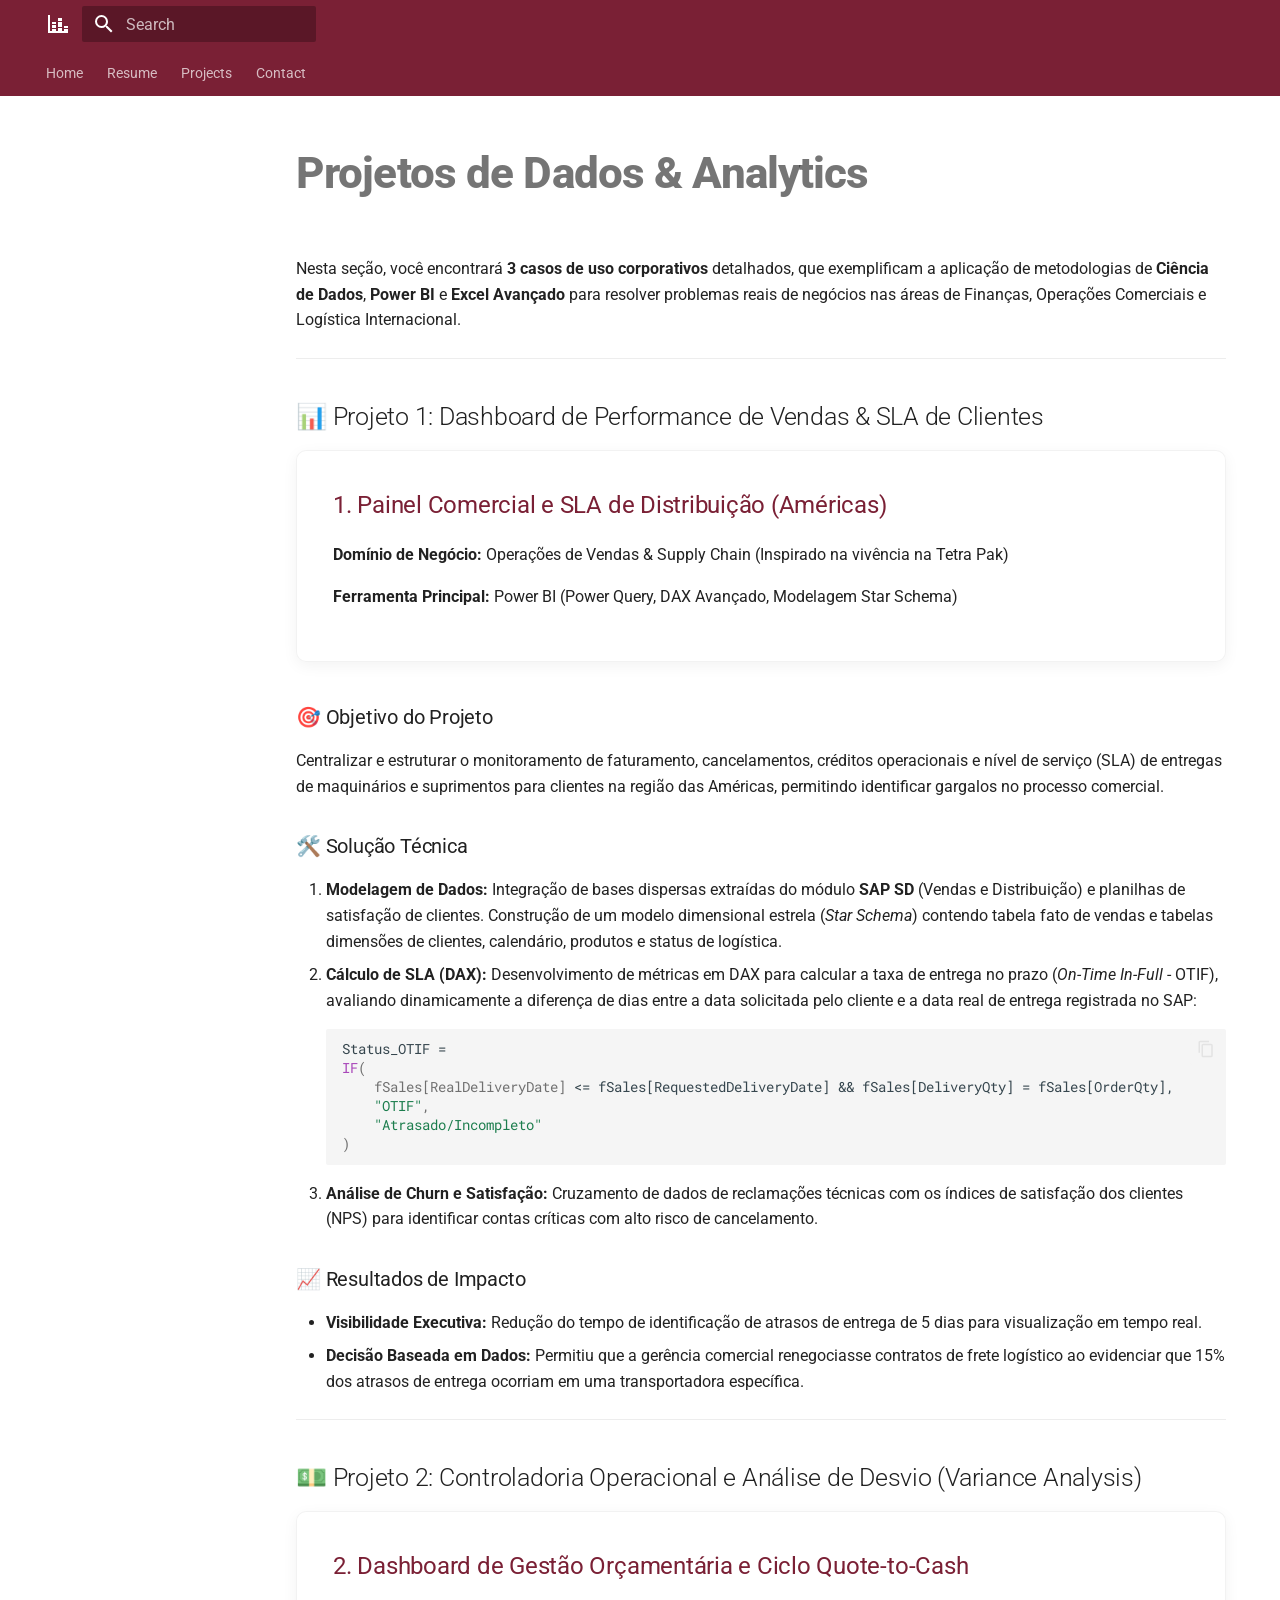
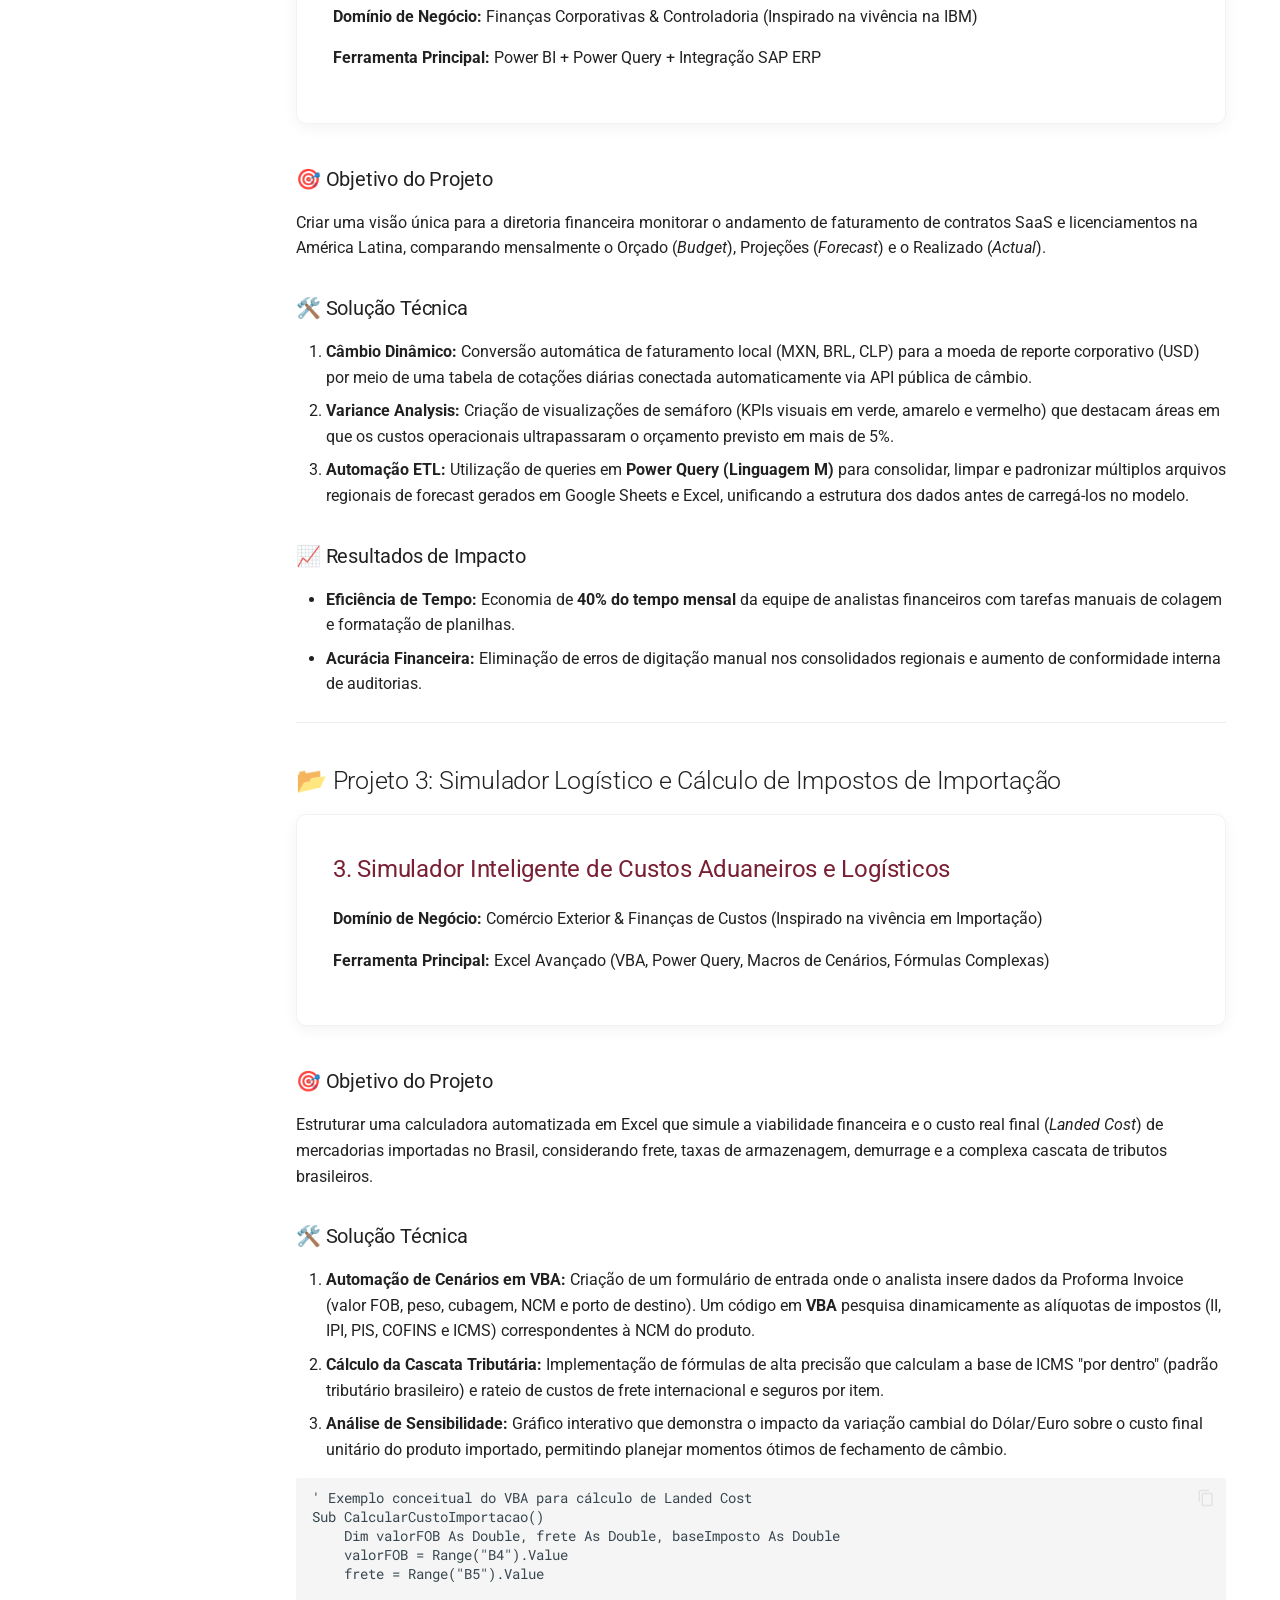
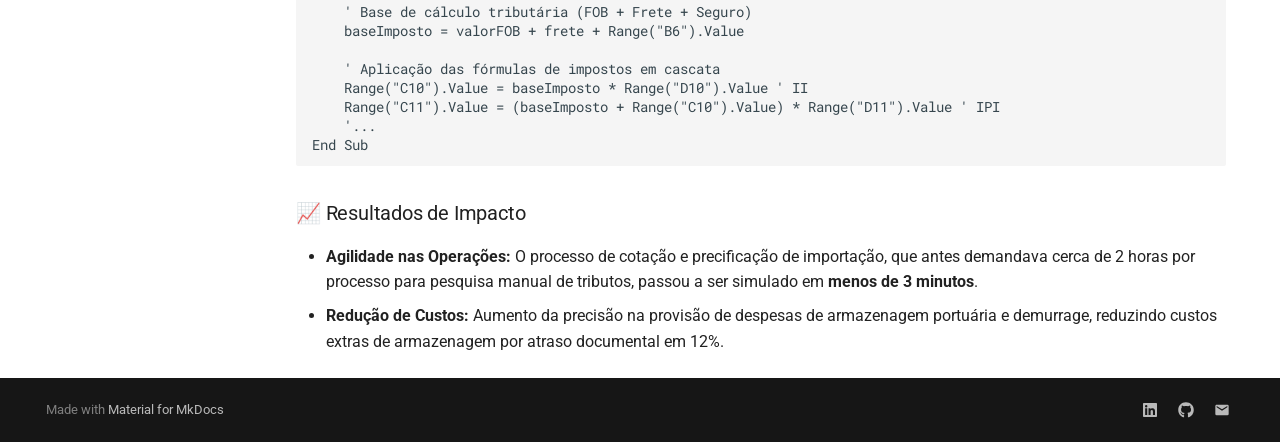
<file: projetos/index.html>
<!doctype html>
<html lang="en" class="no-js">
  <head>
    
      <meta charset="utf-8">
      <meta name="viewport" content="width=device-width,initial-scale=1">
      
        <meta name="description" content="Professional portfolio and resume of Giedre Rocha, focusing on Data Science, Excel, and Power BI.">
      
      
        <meta name="author" content="Giedre Rocha">
      
      
        <link rel="canonical" href="https://giedrerocha.github.io/projetos/">
      
      
      
      
        
      
      
      <link rel="icon" href="../assets/images/favicon.png">
      <meta name="generator" content="mkdocs-1.6.1, mkdocs-material-9.7.6">
    
    
      
        <title>Projetos de Dados & Analytics - Giedre Rocha | Portfolio & Analytics</title>
      
    
    
      <link rel="stylesheet" href="../assets/stylesheets/main.484c7ddc.min.css">
      
        
        <link rel="stylesheet" href="../assets/stylesheets/palette.ab4e12ef.min.css">
      
      


    
    
      
    
    
      
        
        
        <link rel="preconnect" href="https://fonts.gstatic.com" crossorigin>
        <link rel="stylesheet" href="https://fonts.googleapis.com/css?family=Roboto:300,300i,400,400i,700,700i%7CRoboto+Mono:400,400i,700,700i&display=fallback">
        <style>:root{--md-text-font:"Roboto";--md-code-font:"Roboto Mono"}</style>
      
    
    
      <link rel="stylesheet" href="../stylesheets/extra.css">
    
    <script>__md_scope=new URL("..",location),__md_hash=e=>[...e].reduce(((e,_)=>(e<<5)-e+_.charCodeAt(0)),0),__md_get=(e,_=localStorage,t=__md_scope)=>JSON.parse(_.getItem(t.pathname+"."+e)),__md_set=(e,_,t=localStorage,a=__md_scope)=>{try{t.setItem(a.pathname+"."+e,JSON.stringify(_))}catch(e){}}</script>
    
      

    
    
  </head>
  
  
    
    
    
    
    
    <body dir="ltr" data-md-color-scheme="default" data-md-color-primary="custom" data-md-color-accent="custom">
  
    
    <input class="md-toggle" data-md-toggle="drawer" type="checkbox" id="__drawer" autocomplete="off">
    <input class="md-toggle" data-md-toggle="search" type="checkbox" id="__search" autocomplete="off">
    <label class="md-overlay" for="__drawer"></label>
    <div data-md-component="skip">
      
        
        <a href="#projetos-de-dados-analytics" class="md-skip">
          Skip to content
        </a>
      
    </div>
    <div data-md-component="announce">
      
    </div>
    
    
      

<header class="md-header" data-md-component="header">
  <nav class="md-header__inner md-grid" aria-label="Header">
    <a href=".." title="Giedre Rocha | Portfolio &amp; Analytics" class="md-header__button md-logo" aria-label="Giedre Rocha | Portfolio & Analytics" data-md-component="logo">
      
  
  <svg xmlns="http://www.w3.org/2000/svg" viewBox="0 0 24 24"><path d="M22 21H2V3h2v16h2v-2h4v2h2v-3h4v3h2v-2h4zm-4-7h4v2h-4zm-6-8h4v3h-4zm4 9h-4v-5h4zM6 10h4v2H6zm4 6H6v-3h4z"/></svg>

    </a>
    <label class="md-header__button md-icon" for="__drawer">
      
      <svg xmlns="http://www.w3.org/2000/svg" viewBox="0 0 24 24"><path d="M3 6h18v2H3zm0 5h18v2H3zm0 5h18v2H3z"/></svg>
    </label>
    <div class="md-header__title" data-md-component="header-title">
      <div class="md-header__ellipsis">
        <div class="md-header__topic">
          <span class="md-ellipsis">
            Giedre Rocha | Portfolio & Analytics
          </span>
        </div>
        <div class="md-header__topic" data-md-component="header-topic">
          <span class="md-ellipsis">
            
              Projetos de Dados &amp; Analytics
            
          </span>
        </div>
      </div>
    </div>
    
      
    
    
    
    
      
      
        <label class="md-header__button md-icon" for="__search">
          
          <svg xmlns="http://www.w3.org/2000/svg" viewBox="0 0 24 24"><path d="M9.5 3A6.5 6.5 0 0 1 16 9.5c0 1.61-.59 3.09-1.56 4.23l.27.27h.79l5 5-1.5 1.5-5-5v-.79l-.27-.27A6.52 6.52 0 0 1 9.5 16 6.5 6.5 0 0 1 3 9.5 6.5 6.5 0 0 1 9.5 3m0 2C7 5 5 7 5 9.5S7 14 9.5 14 14 12 14 9.5 12 5 9.5 5"/></svg>
        </label>
        <div class="md-search" data-md-component="search" role="dialog">
  <label class="md-search__overlay" for="__search"></label>
  <div class="md-search__inner" role="search">
    <form class="md-search__form" name="search">
      <input type="text" class="md-search__input" name="query" aria-label="Search" placeholder="Search" autocapitalize="off" autocorrect="off" autocomplete="off" spellcheck="false" data-md-component="search-query" required>
      <label class="md-search__icon md-icon" for="__search">
        
        <svg xmlns="http://www.w3.org/2000/svg" viewBox="0 0 24 24"><path d="M9.5 3A6.5 6.5 0 0 1 16 9.5c0 1.61-.59 3.09-1.56 4.23l.27.27h.79l5 5-1.5 1.5-5-5v-.79l-.27-.27A6.52 6.52 0 0 1 9.5 16 6.5 6.5 0 0 1 3 9.5 6.5 6.5 0 0 1 9.5 3m0 2C7 5 5 7 5 9.5S7 14 9.5 14 14 12 14 9.5 12 5 9.5 5"/></svg>
        
        <svg xmlns="http://www.w3.org/2000/svg" viewBox="0 0 24 24"><path d="M20 11v2H8l5.5 5.5-1.42 1.42L4.16 12l7.92-7.92L13.5 5.5 8 11z"/></svg>
      </label>
      <nav class="md-search__options" aria-label="Search">
        
        <button type="reset" class="md-search__icon md-icon" title="Clear" aria-label="Clear" tabindex="-1">
          
          <svg xmlns="http://www.w3.org/2000/svg" viewBox="0 0 24 24"><path d="M19 6.41 17.59 5 12 10.59 6.41 5 5 6.41 10.59 12 5 17.59 6.41 19 12 13.41 17.59 19 19 17.59 13.41 12z"/></svg>
        </button>
      </nav>
      
        <div class="md-search__suggest" data-md-component="search-suggest"></div>
      
    </form>
    <div class="md-search__output">
      <div class="md-search__scrollwrap" tabindex="0" data-md-scrollfix>
        <div class="md-search-result" data-md-component="search-result">
          <div class="md-search-result__meta">
            Initializing search
          </div>
          <ol class="md-search-result__list" role="presentation"></ol>
        </div>
      </div>
    </div>
  </div>
</div>
      
    
    
  </nav>
  
</header>
    
    <div class="md-container" data-md-component="container">
      
      
        
          
            
<nav class="md-tabs" aria-label="Tabs" data-md-component="tabs">
  <div class="md-grid">
    <ul class="md-tabs__list">
      
        
  
  
  
  
    <li class="md-tabs__item">
      <a href=".." class="md-tabs__link">
        
  
  
    
  
  Home

      </a>
    </li>
  

      
        
  
  
  
  
    <li class="md-tabs__item">
      <a href="../resume/" class="md-tabs__link">
        
  
  
    
  
  Resume

      </a>
    </li>
  

      
        
  
  
  
  
    <li class="md-tabs__item">
      <a href="../projects/" class="md-tabs__link">
        
  
  
    
  
  Projects

      </a>
    </li>
  

      
        
  
  
  
  
    <li class="md-tabs__item">
      <a href="../contact/" class="md-tabs__link">
        
  
  
    
  
  Contact

      </a>
    </li>
  

      
    </ul>
  </div>
</nav>
          
        
      
      <main class="md-main" data-md-component="main">
        <div class="md-main__inner md-grid">
          
            
              
              <div class="md-sidebar md-sidebar--primary" data-md-component="sidebar" data-md-type="navigation" >
                <div class="md-sidebar__scrollwrap">
                  <div class="md-sidebar__inner">
                    


  


<nav class="md-nav md-nav--primary md-nav--lifted" aria-label="Navigation" data-md-level="0">
  <label class="md-nav__title" for="__drawer">
    <a href=".." title="Giedre Rocha | Portfolio &amp; Analytics" class="md-nav__button md-logo" aria-label="Giedre Rocha | Portfolio & Analytics" data-md-component="logo">
      
  
  <svg xmlns="http://www.w3.org/2000/svg" viewBox="0 0 24 24"><path d="M22 21H2V3h2v16h2v-2h4v2h2v-3h4v3h2v-2h4zm-4-7h4v2h-4zm-6-8h4v3h-4zm4 9h-4v-5h4zM6 10h4v2H6zm4 6H6v-3h4z"/></svg>

    </a>
    Giedre Rocha | Portfolio & Analytics
  </label>
  
  <ul class="md-nav__list" data-md-scrollfix>
    
      
      
  
  
  
  
    <li class="md-nav__item">
      <a href=".." class="md-nav__link">
        
  
  
  <span class="md-ellipsis">
    
  
    Home
  

    
  </span>
  
  

      </a>
    </li>
  

    
      
      
  
  
  
  
    <li class="md-nav__item">
      <a href="../resume/" class="md-nav__link">
        
  
  
  <span class="md-ellipsis">
    
  
    Resume
  

    
  </span>
  
  

      </a>
    </li>
  

    
      
      
  
  
  
  
    <li class="md-nav__item">
      <a href="../projects/" class="md-nav__link">
        
  
  
  <span class="md-ellipsis">
    
  
    Projects
  

    
  </span>
  
  

      </a>
    </li>
  

    
      
      
  
  
  
  
    <li class="md-nav__item">
      <a href="../contact/" class="md-nav__link">
        
  
  
  <span class="md-ellipsis">
    
  
    Contact
  

    
  </span>
  
  

      </a>
    </li>
  

    
  </ul>
</nav>
                  </div>
                </div>
              </div>
            
            
              
              <div class="md-sidebar md-sidebar--secondary" data-md-component="sidebar" data-md-type="toc" >
                <div class="md-sidebar__scrollwrap">
                  <div class="md-sidebar__inner">
                    

<nav class="md-nav md-nav--secondary" aria-label="Table of contents">
  
  
  
    
  
  
    <label class="md-nav__title" for="__toc">
      <span class="md-nav__icon md-icon"></span>
      Table of contents
    </label>
    <ul class="md-nav__list" data-md-component="toc" data-md-scrollfix>
      
        <li class="md-nav__item">
  <a href="#projeto-1-dashboard-de-performance-de-vendas-sla-de-clientes" class="md-nav__link">
    <span class="md-ellipsis">
      
        📊 Projeto 1: Dashboard de Performance de Vendas &amp; SLA de Clientes
      
    </span>
  </a>
  
    <nav class="md-nav" aria-label="📊 Projeto 1: Dashboard de Performance de Vendas &amp; SLA de Clientes">
      <ul class="md-nav__list">
        
          <li class="md-nav__item">
  <a href="#objetivo-do-projeto" class="md-nav__link">
    <span class="md-ellipsis">
      
        🎯 Objetivo do Projeto
      
    </span>
  </a>
  
</li>
        
          <li class="md-nav__item">
  <a href="#solucao-tecnica" class="md-nav__link">
    <span class="md-ellipsis">
      
        🛠️ Solução Técnica
      
    </span>
  </a>
  
</li>
        
          <li class="md-nav__item">
  <a href="#resultados-de-impacto" class="md-nav__link">
    <span class="md-ellipsis">
      
        📈 Resultados de Impacto
      
    </span>
  </a>
  
</li>
        
      </ul>
    </nav>
  
</li>
      
        <li class="md-nav__item">
  <a href="#projeto-2-controladoria-operacional-e-analise-de-desvio-variance-analysis" class="md-nav__link">
    <span class="md-ellipsis">
      
        💵 Projeto 2: Controladoria Operacional e Análise de Desvio (Variance Analysis)
      
    </span>
  </a>
  
    <nav class="md-nav" aria-label="💵 Projeto 2: Controladoria Operacional e Análise de Desvio (Variance Analysis)">
      <ul class="md-nav__list">
        
          <li class="md-nav__item">
  <a href="#objetivo-do-projeto_1" class="md-nav__link">
    <span class="md-ellipsis">
      
        🎯 Objetivo do Projeto
      
    </span>
  </a>
  
</li>
        
          <li class="md-nav__item">
  <a href="#solucao-tecnica_1" class="md-nav__link">
    <span class="md-ellipsis">
      
        🛠️ Solução Técnica
      
    </span>
  </a>
  
</li>
        
          <li class="md-nav__item">
  <a href="#resultados-de-impacto_1" class="md-nav__link">
    <span class="md-ellipsis">
      
        📈 Resultados de Impacto
      
    </span>
  </a>
  
</li>
        
      </ul>
    </nav>
  
</li>
      
        <li class="md-nav__item">
  <a href="#projeto-3-simulador-logistico-e-calculo-de-impostos-de-importacao" class="md-nav__link">
    <span class="md-ellipsis">
      
        📂 Projeto 3: Simulador Logístico e Cálculo de Impostos de Importação
      
    </span>
  </a>
  
    <nav class="md-nav" aria-label="📂 Projeto 3: Simulador Logístico e Cálculo de Impostos de Importação">
      <ul class="md-nav__list">
        
          <li class="md-nav__item">
  <a href="#objetivo-do-projeto_2" class="md-nav__link">
    <span class="md-ellipsis">
      
        🎯 Objetivo do Projeto
      
    </span>
  </a>
  
</li>
        
          <li class="md-nav__item">
  <a href="#solucao-tecnica_2" class="md-nav__link">
    <span class="md-ellipsis">
      
        🛠️ Solução Técnica
      
    </span>
  </a>
  
</li>
        
          <li class="md-nav__item">
  <a href="#resultados-de-impacto_2" class="md-nav__link">
    <span class="md-ellipsis">
      
        📈 Resultados de Impacto
      
    </span>
  </a>
  
</li>
        
      </ul>
    </nav>
  
</li>
      
    </ul>
  
</nav>
                  </div>
                </div>
              </div>
            
          
          
            <div class="md-content" data-md-component="content">
              
              <article class="md-content__inner md-typeset">
                
                  



<h1 id="projetos-de-dados-analytics">Projetos de Dados &amp; Analytics</h1>
<p>Nesta seção, você encontrará <strong>3 casos de uso corporativos</strong> detalhados, que exemplificam a aplicação de metodologias de <strong>Ciência de Dados</strong>, <strong>Power BI</strong> e <strong>Excel Avançado</strong> para resolver problemas reais de negócios nas áreas de Finanças, Operações Comerciais e Logística Internacional.</p>
<hr />
<h2 id="projeto-1-dashboard-de-performance-de-vendas-sla-de-clientes">📊 Projeto 1: Dashboard de Performance de Vendas &amp; SLA de Clientes</h2>
<div class="project-showcase">
  <h3>1. Painel Comercial e SLA de Distribuição (Américas)</h3>
  <p><strong>Domínio de Negócio:</strong> Operações de Vendas & Supply Chain (Inspirado na vivência na Tetra Pak)</p>
  <p><strong>Ferramenta Principal:</strong> Power BI (Power Query, DAX Avançado, Modelagem Star Schema)</p>
</div>

<h3 id="objetivo-do-projeto">🎯 Objetivo do Projeto</h3>
<p>Centralizar e estruturar o monitoramento de faturamento, cancelamentos, créditos operacionais e nível de serviço (SLA) de entregas de maquinários e suprimentos para clientes na região das Américas, permitindo identificar gargalos no processo comercial.</p>
<h3 id="solucao-tecnica">🛠️ Solução Técnica</h3>
<ol>
<li><strong>Modelagem de Dados:</strong> Integração de bases dispersas extraídas do módulo <strong>SAP SD</strong> (Vendas e Distribuição) e planilhas de satisfação de clientes. Construção de um modelo dimensional estrela (<em>Star Schema</em>) contendo tabela fato de vendas e tabelas dimensões de clientes, calendário, produtos e status de logística.</li>
<li><strong>Cálculo de SLA (DAX):</strong> Desenvolvimento de métricas em DAX para calcular a taxa de entrega no prazo (<em>On-Time In-Full</em> - OTIF), avaliando dinamicamente a diferença de dias entre a data solicitada pelo cliente e a data real de entrega registrada no SAP:
   <div class="highlight"><pre><span></span><code><span id="__span-0-1"><a id="__codelineno-0-1" name="__codelineno-0-1" href="#__codelineno-0-1"></a>Status_OTIF = 
</span><span id="__span-0-2"><a id="__codelineno-0-2" name="__codelineno-0-2" href="#__codelineno-0-2"></a><span class="nf">IF</span><span class="p">(</span>
</span><span id="__span-0-3"><a id="__codelineno-0-3" name="__codelineno-0-3" href="#__codelineno-0-3"></a><span class="w">    </span><span class="na">fSales[RealDeliveryDate]</span><span class="w"> </span>&lt;= fSales[RequestedDeliveryDate] &amp;&amp; fSales[DeliveryQty] = fSales[OrderQty],
</span><span id="__span-0-4"><a id="__codelineno-0-4" name="__codelineno-0-4" href="#__codelineno-0-4"></a><span class="w">    </span><span class="s">&quot;OTIF&quot;</span><span class="p">,</span>
</span><span id="__span-0-5"><a id="__codelineno-0-5" name="__codelineno-0-5" href="#__codelineno-0-5"></a><span class="w">    </span><span class="s">&quot;Atrasado/Incompleto&quot;</span>
</span><span id="__span-0-6"><a id="__codelineno-0-6" name="__codelineno-0-6" href="#__codelineno-0-6"></a><span class="p">)</span>
</span></code></pre></div></li>
<li><strong>Análise de Churn e Satisfação:</strong> Cruzamento de dados de reclamações técnicas com os índices de satisfação dos clientes (NPS) para identificar contas críticas com alto risco de cancelamento.</li>
</ol>
<h3 id="resultados-de-impacto">📈 Resultados de Impacto</h3>
<ul>
<li><strong>Visibilidade Executiva:</strong> Redução do tempo de identificação de atrasos de entrega de 5 dias para visualização em tempo real.</li>
<li><strong>Decisão Baseada em Dados:</strong> Permitiu que a gerência comercial renegociasse contratos de frete logístico ao evidenciar que 15% dos atrasos de entrega ocorriam em uma transportadora específica.</li>
</ul>
<hr />
<h2 id="projeto-2-controladoria-operacional-e-analise-de-desvio-variance-analysis">💵 Projeto 2: Controladoria Operacional e Análise de Desvio (Variance Analysis)</h2>
<div class="project-showcase">
  <h3>2. Dashboard de Gestão Orçamentária e Ciclo Quote-to-Cash</h3>
  <p><strong>Domínio de Negócio:</strong> Finanças Corporativas & Controladoria (Inspirado na vivência na IBM)</p>
  <p><strong>Ferramenta Principal:</strong> Power BI + Power Query + Integração SAP ERP</p>
</div>

<h3 id="objetivo-do-projeto_1">🎯 Objetivo do Projeto</h3>
<p>Criar uma visão única para a diretoria financeira monitorar o andamento de faturamento de contratos SaaS e licenciamentos na América Latina, comparando mensalmente o Orçado (<em>Budget</em>), Projeções (<em>Forecast</em>) e o Realizado (<em>Actual</em>).</p>
<h3 id="solucao-tecnica_1">🛠️ Solução Técnica</h3>
<ol>
<li><strong>Câmbio Dinâmico:</strong> Conversão automática de faturamento local (MXN, BRL, CLP) para a moeda de reporte corporativo (USD) por meio de uma tabela de cotações diárias conectada automaticamente via API pública de câmbio.</li>
<li><strong>Variance Analysis:</strong> Criação de visualizações de semáforo (KPIs visuais em verde, amarelo e vermelho) que destacam áreas em que os custos operacionais ultrapassaram o orçamento previsto em mais de 5%.</li>
<li><strong>Automação ETL:</strong> Utilização de queries em <strong>Power Query (Linguagem M)</strong> para consolidar, limpar e padronizar múltiplos arquivos regionais de forecast gerados em Google Sheets e Excel, unificando a estrutura dos dados antes de carregá-los no modelo.</li>
</ol>
<h3 id="resultados-de-impacto_1">📈 Resultados de Impacto</h3>
<ul>
<li><strong>Eficiência de Tempo:</strong> Economia de <strong>40% do tempo mensal</strong> da equipe de analistas financeiros com tarefas manuais de colagem e formatação de planilhas.</li>
<li><strong>Acurácia Financeira:</strong> Eliminação de erros de digitação manual nos consolidados regionais e aumento de conformidade interna de auditorias.</li>
</ul>
<hr />
<h2 id="projeto-3-simulador-logistico-e-calculo-de-impostos-de-importacao">📂 Projeto 3: Simulador Logístico e Cálculo de Impostos de Importação</h2>
<div class="project-showcase">
  <h3>3. Simulador Inteligente de Custos Aduaneiros e Logísticos</h3>
  <p><strong>Domínio de Negócio:</strong> Comércio Exterior & Finanças de Custos (Inspirado na vivência em Importação)</p>
  <p><strong>Ferramenta Principal:</strong> Excel Avançado (VBA, Power Query, Macros de Cenários, Fórmulas Complexas)</p>
</div>

<h3 id="objetivo-do-projeto_2">🎯 Objetivo do Projeto</h3>
<p>Estruturar uma calculadora automatizada em Excel que simule a viabilidade financeira e o custo real final (<em>Landed Cost</em>) de mercadorias importadas no Brasil, considerando frete, taxas de armazenagem, demurrage e a complexa cascata de tributos brasileiros.</p>
<h3 id="solucao-tecnica_2">🛠️ Solução Técnica</h3>
<ol>
<li><strong>Automação de Cenários em VBA:</strong> Criação de um formulário de entrada onde o analista insere dados da Proforma Invoice (valor FOB, peso, cubagem, NCM e porto de destino). Um código em <strong>VBA</strong> pesquisa dinamicamente as alíquotas de impostos (II, IPI, PIS, COFINS e ICMS) correspondentes à NCM do produto.</li>
<li><strong>Cálculo da Cascata Tributária:</strong> Implementação de fórmulas de alta precisão que calculam a base de ICMS "por dentro" (padrão tributário brasileiro) e rateio de custos de frete internacional e seguros por item.</li>
<li><strong>Análise de Sensibilidade:</strong> Gráfico interativo que demonstra o impacto da variação cambial do Dólar/Euro sobre o custo final unitário do produto importado, permitindo planejar momentos ótimos de fechamento de câmbio.</li>
</ol>
<div class="highlight"><pre><span></span><code><span id="__span-1-1"><a id="__codelineno-1-1" name="__codelineno-1-1" href="#__codelineno-1-1"></a>&#39; Exemplo conceitual do VBA para cálculo de Landed Cost
</span><span id="__span-1-2"><a id="__codelineno-1-2" name="__codelineno-1-2" href="#__codelineno-1-2"></a>Sub CalcularCustoImportacao()
</span><span id="__span-1-3"><a id="__codelineno-1-3" name="__codelineno-1-3" href="#__codelineno-1-3"></a>    Dim valorFOB As Double, frete As Double, baseImposto As Double
</span><span id="__span-1-4"><a id="__codelineno-1-4" name="__codelineno-1-4" href="#__codelineno-1-4"></a>    valorFOB = Range(&quot;B4&quot;).Value
</span><span id="__span-1-5"><a id="__codelineno-1-5" name="__codelineno-1-5" href="#__codelineno-1-5"></a>    frete = Range(&quot;B5&quot;).Value
</span><span id="__span-1-6"><a id="__codelineno-1-6" name="__codelineno-1-6" href="#__codelineno-1-6"></a>
</span><span id="__span-1-7"><a id="__codelineno-1-7" name="__codelineno-1-7" href="#__codelineno-1-7"></a>    &#39; Base de cálculo tributária (FOB + Frete + Seguro)
</span><span id="__span-1-8"><a id="__codelineno-1-8" name="__codelineno-1-8" href="#__codelineno-1-8"></a>    baseImposto = valorFOB + frete + Range(&quot;B6&quot;).Value
</span><span id="__span-1-9"><a id="__codelineno-1-9" name="__codelineno-1-9" href="#__codelineno-1-9"></a>
</span><span id="__span-1-10"><a id="__codelineno-1-10" name="__codelineno-1-10" href="#__codelineno-1-10"></a>    &#39; Aplicação das fórmulas de impostos em cascata
</span><span id="__span-1-11"><a id="__codelineno-1-11" name="__codelineno-1-11" href="#__codelineno-1-11"></a>    Range(&quot;C10&quot;).Value = baseImposto * Range(&quot;D10&quot;).Value &#39; II
</span><span id="__span-1-12"><a id="__codelineno-1-12" name="__codelineno-1-12" href="#__codelineno-1-12"></a>    Range(&quot;C11&quot;).Value = (baseImposto + Range(&quot;C10&quot;).Value) * Range(&quot;D11&quot;).Value &#39; IPI
</span><span id="__span-1-13"><a id="__codelineno-1-13" name="__codelineno-1-13" href="#__codelineno-1-13"></a>    &#39;...
</span><span id="__span-1-14"><a id="__codelineno-1-14" name="__codelineno-1-14" href="#__codelineno-1-14"></a>End Sub
</span></code></pre></div>
<h3 id="resultados-de-impacto_2">📈 Resultados de Impacto</h3>
<ul>
<li><strong>Agilidade nas Operações:</strong> O processo de cotação e precificação de importação, que antes demandava cerca de 2 horas por processo para pesquisa manual de tributos, passou a ser simulado em <strong>menos de 3 minutos</strong>.</li>
<li><strong>Redução de Custos:</strong> Aumento da precisão na provisão de despesas de armazenagem portuária e demurrage, reduzindo custos extras de armazenagem por atraso documental em 12%.</li>
</ul>












                
              </article>
            </div>
          
          
<script>var target=document.getElementById(location.hash.slice(1));target&&target.name&&(target.checked=target.name.startsWith("__tabbed_"))</script>
        </div>
        
          <button type="button" class="md-top md-icon" data-md-component="top" hidden>
  
  <svg xmlns="http://www.w3.org/2000/svg" viewBox="0 0 24 24"><path d="M13 20h-2V8l-5.5 5.5-1.42-1.42L12 4.16l7.92 7.92-1.42 1.42L13 8z"/></svg>
  Back to top
</button>
        
      </main>
      
        <footer class="md-footer">
  
  <div class="md-footer-meta md-typeset">
    <div class="md-footer-meta__inner md-grid">
      <div class="md-copyright">
  
  
    Made with
    <a href="https://squidfunk.github.io/mkdocs-material/" target="_blank" rel="noopener">
      Material for MkDocs
    </a>
  
</div>
      
        
<div class="md-social">
  
    
    
    
    
      
      
    
    <a href="https://www.linkedin.com/in/giedre-rocha/" target="_blank" rel="noopener" title="www.linkedin.com" class="md-social__link">
      <svg xmlns="http://www.w3.org/2000/svg" viewBox="0 0 448 512"><!--! Font Awesome Free 7.1.0 by @fontawesome - https://fontawesome.com License - https://fontawesome.com/license/free (Icons: CC BY 4.0, Fonts: SIL OFL 1.1, Code: MIT License) Copyright 2025 Fonticons, Inc.--><path d="M416 32H31.9C14.3 32 0 46.5 0 64.3v383.4C0 465.5 14.3 480 31.9 480H416c17.6 0 32-14.5 32-32.3V64.3c0-17.8-14.4-32.3-32-32.3M135.4 416H69V202.2h66.5V416zM102.2 96a38.5 38.5 0 1 1 0 77 38.5 38.5 0 1 1 0-77m282.1 320h-66.4V312c0-24.8-.5-56.7-34.5-56.7-34.6 0-39.9 27-39.9 54.9V416h-66.4V202.2h63.7v29.2h.9c8.9-16.8 30.6-34.5 62.9-34.5 67.2 0 79.7 44.3 79.7 101.9z"/></svg>
    </a>
  
    
    
    
    
      
      
    
    <a href="https://github.com/giedrerocha" target="_blank" rel="noopener" title="github.com" class="md-social__link">
      <svg xmlns="http://www.w3.org/2000/svg" viewBox="0 0 512 512"><!--! Font Awesome Free 7.1.0 by @fontawesome - https://fontawesome.com License - https://fontawesome.com/license/free (Icons: CC BY 4.0, Fonts: SIL OFL 1.1, Code: MIT License) Copyright 2025 Fonticons, Inc.--><path d="M173.9 397.4c0 2-2.3 3.6-5.2 3.6-3.3.3-5.6-1.3-5.6-3.6 0-2 2.3-3.6 5.2-3.6 3-.3 5.6 1.3 5.6 3.6m-31.1-4.5c-.7 2 1.3 4.3 4.3 4.9 2.6 1 5.6 0 6.2-2s-1.3-4.3-4.3-5.2c-2.6-.7-5.5.3-6.2 2.3m44.2-1.7c-2.9.7-4.9 2.6-4.6 4.9.3 2 2.9 3.3 5.9 2.6 2.9-.7 4.9-2.6 4.6-4.6-.3-1.9-3-3.2-5.9-2.9M252.8 8C114.1 8 8 113.3 8 252c0 110.9 69.8 205.8 169.5 239.2 12.8 2.3 17.3-5.6 17.3-12.1 0-6.2-.3-40.4-.3-61.4 0 0-70 15-84.7-29.8 0 0-11.4-29.1-27.8-36.6 0 0-22.9-15.7 1.6-15.4 0 0 24.9 2 38.6 25.8 21.9 38.6 58.6 27.5 72.9 20.9 2.3-16 8.8-27.1 16-33.7-55.9-6.2-112.3-14.3-112.3-110.5 0-27.5 7.6-41.3 23.6-58.9-2.6-6.5-11.1-33.3 2.6-67.9 20.9-6.5 69 27 69 27 20-5.6 41.5-8.5 62.8-8.5s42.8 2.9 62.8 8.5c0 0 48.1-33.6 69-27 13.7 34.7 5.2 61.4 2.6 67.9 16 17.7 25.8 31.5 25.8 58.9 0 96.5-58.9 104.2-114.8 110.5 9.2 7.9 17 22.9 17 46.4 0 33.7-.3 75.4-.3 83.6 0 6.5 4.6 14.4 17.3 12.1C436.2 457.8 504 362.9 504 252 504 113.3 391.5 8 252.8 8M105.2 352.9c-1.3 1-1 3.3.7 5.2 1.6 1.6 3.9 2.3 5.2 1 1.3-1 1-3.3-.7-5.2-1.6-1.6-3.9-2.3-5.2-1m-10.8-8.1c-.7 1.3.3 2.9 2.3 3.9 1.6 1 3.6.7 4.3-.7.7-1.3-.3-2.9-2.3-3.9-2-.6-3.6-.3-4.3.7m32.4 35.6c-1.6 1.3-1 4.3 1.3 6.2 2.3 2.3 5.2 2.6 6.5 1 1.3-1.3.7-4.3-1.3-6.2-2.2-2.3-5.2-2.6-6.5-1m-11.4-14.7c-1.6 1-1.6 3.6 0 5.9s4.3 3.3 5.6 2.3c1.6-1.3 1.6-3.9 0-6.2-1.4-2.3-4-3.3-5.6-2"/></svg>
    </a>
  
    
    
    
    
    <a href="mailto:giedrecaroline@gmail.com" target="_blank" rel="noopener" title="" class="md-social__link">
      <svg xmlns="http://www.w3.org/2000/svg" viewBox="0 0 24 24"><path d="m20 8-8 5-8-5V6l8 5 8-5m0-2H4c-1.11 0-2 .89-2 2v12a2 2 0 0 0 2 2h16a2 2 0 0 0 2-2V6a2 2 0 0 0-2-2"/></svg>
    </a>
  
</div>
      
    </div>
  </div>
</footer>
      
    </div>
    <div class="md-dialog" data-md-component="dialog">
      <div class="md-dialog__inner md-typeset"></div>
    </div>
    
    
    
      
      
      <script id="__config" type="application/json">{"annotate": null, "base": "..", "features": ["navigation.tabs", "navigation.sections", "navigation.top", "search.suggest", "search.highlight", "content.code.copy"], "search": "../assets/javascripts/workers/search.2c215733.min.js", "tags": null, "translations": {"clipboard.copied": "Copied to clipboard", "clipboard.copy": "Copy to clipboard", "search.result.more.one": "1 more on this page", "search.result.more.other": "# more on this page", "search.result.none": "No matching documents", "search.result.one": "1 matching document", "search.result.other": "# matching documents", "search.result.placeholder": "Type to start searching", "search.result.term.missing": "Missing", "select.version": "Select version"}, "version": null}</script>
    
    
      <script src="../assets/javascripts/bundle.79ae519e.min.js"></script>
      
    
  </body>
</html>
</file>
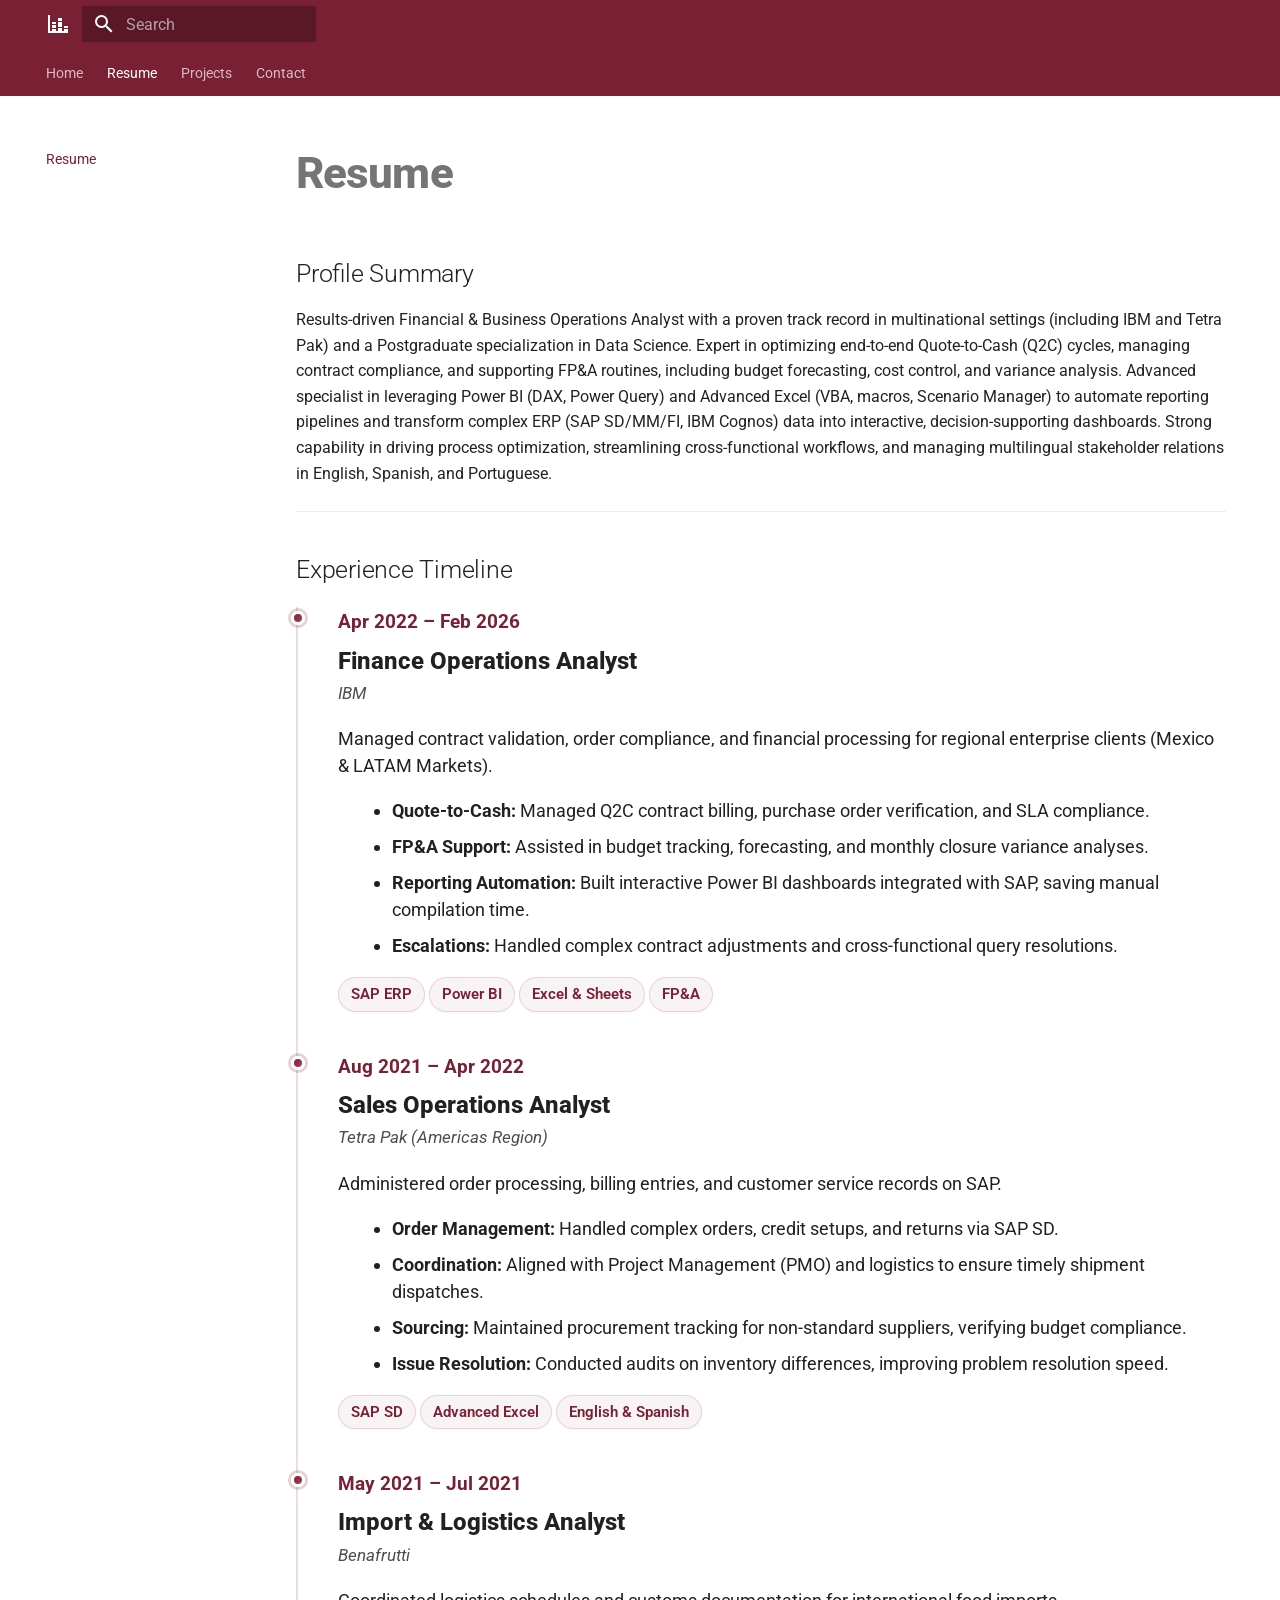
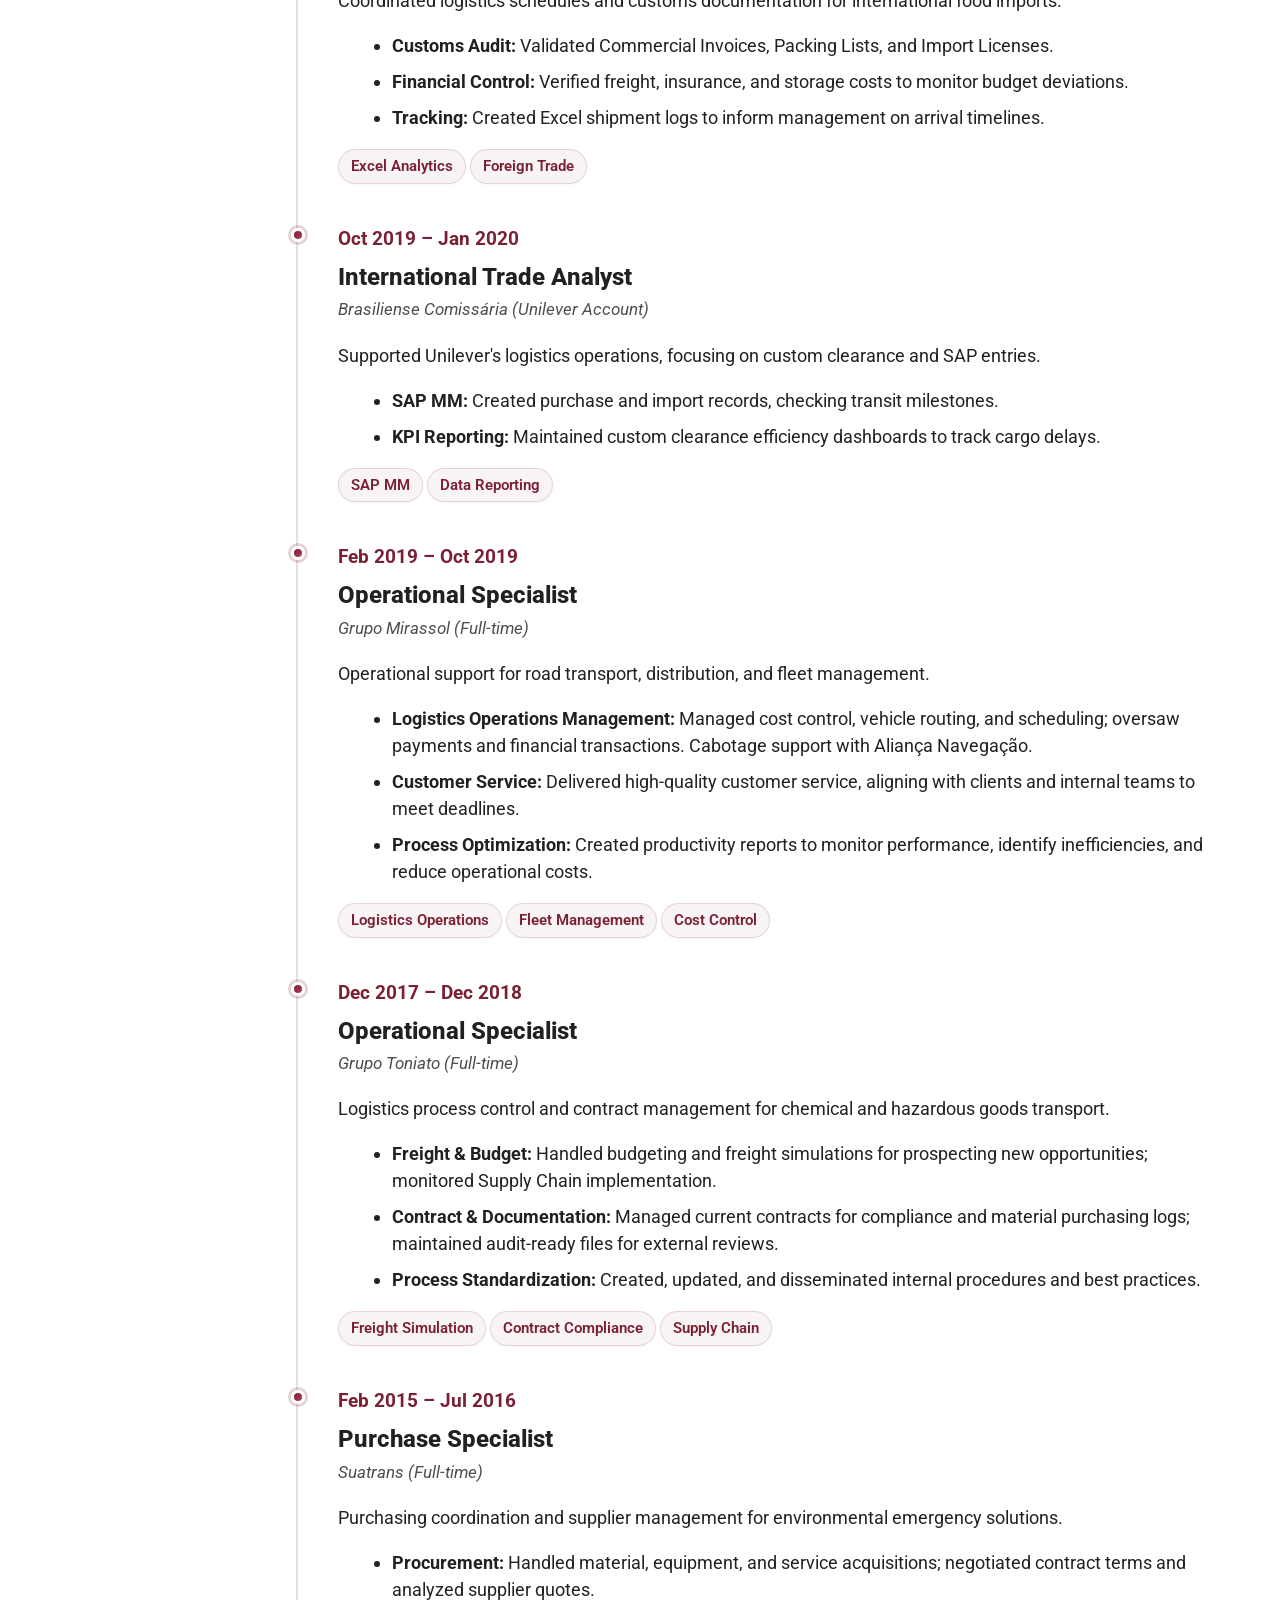
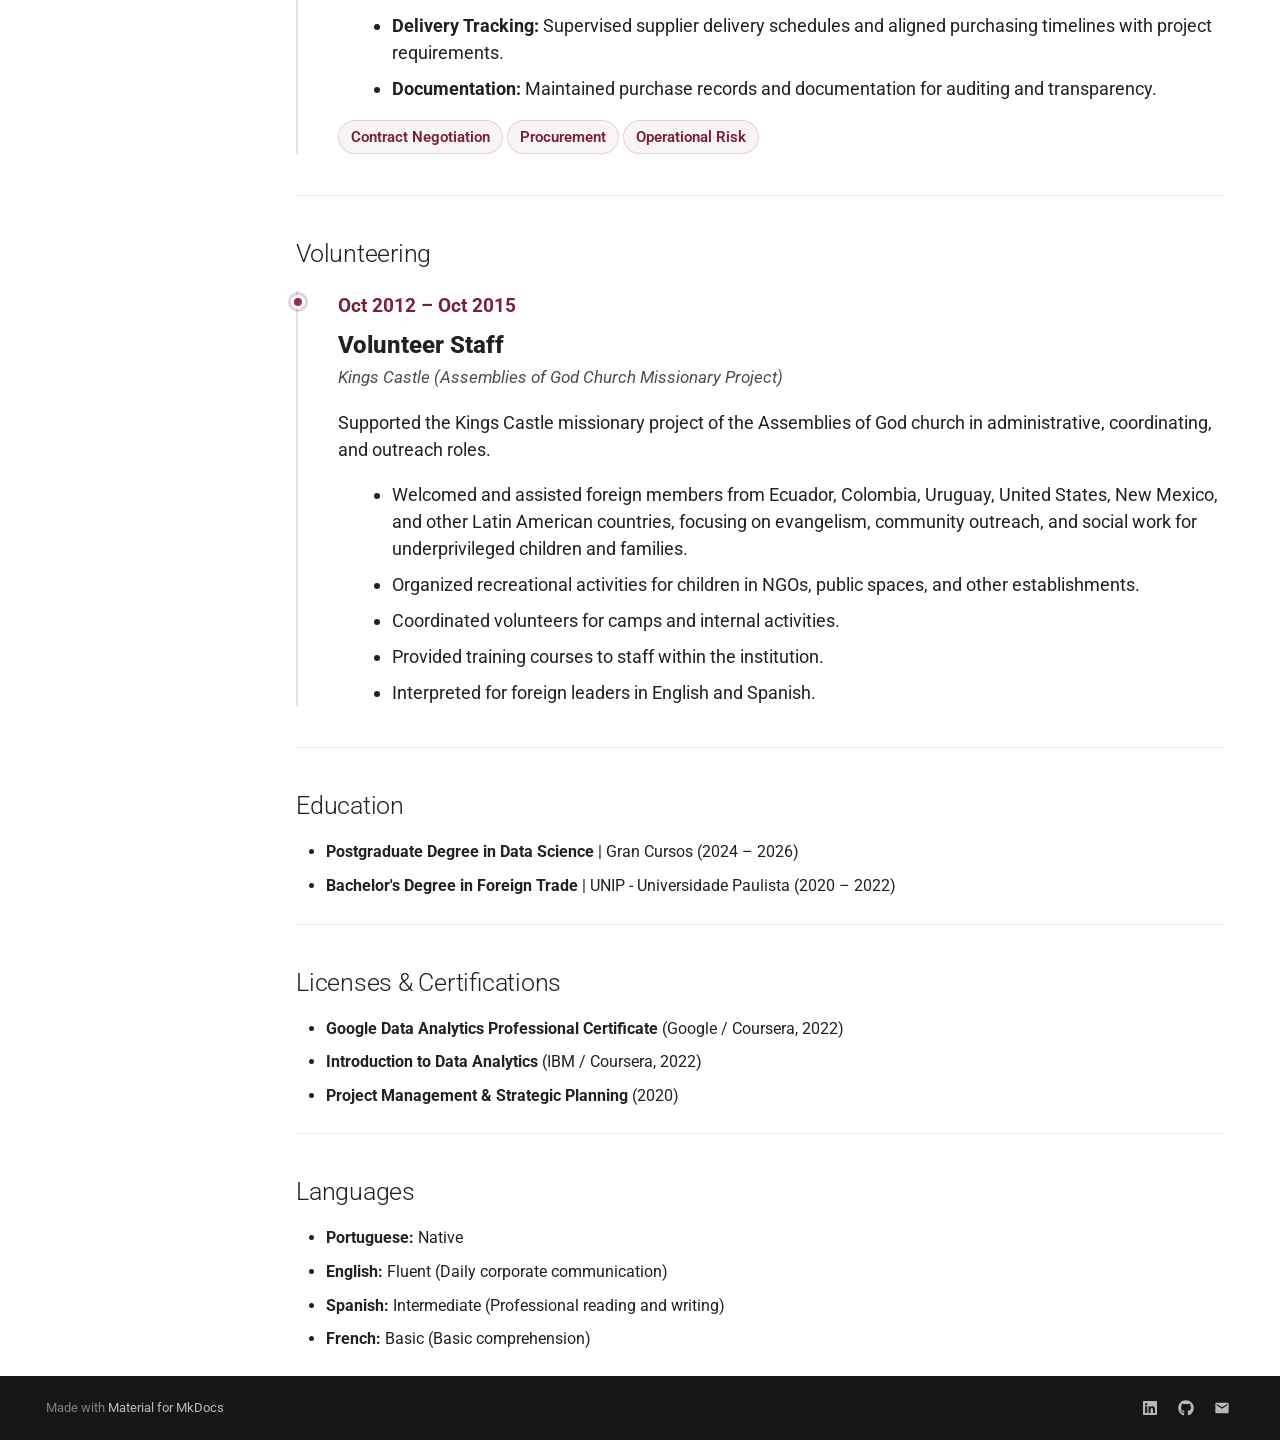
<file: resume/index.html>
<!doctype html>
<html lang="en" class="no-js">
  <head>
    
      <meta charset="utf-8">
      <meta name="viewport" content="width=device-width,initial-scale=1">
      
        <meta name="description" content="Professional portfolio and resume of Giedre Rocha, focusing on Data Science, Excel, and Power BI.">
      
      
        <meta name="author" content="Giedre Rocha">
      
      
        <link rel="canonical" href="https://giedrerocha.github.io/resume/">
      
      
        <link rel="prev" href="..">
      
      
        <link rel="next" href="../projects/">
      
      
        
      
      
      <link rel="icon" href="../assets/images/favicon.png">
      <meta name="generator" content="mkdocs-1.6.1, mkdocs-material-9.7.6">
    
    
      
        <title>Resume - Giedre Rocha | Portfolio & Analytics</title>
      
    
    
      <link rel="stylesheet" href="../assets/stylesheets/main.484c7ddc.min.css">
      
        
        <link rel="stylesheet" href="../assets/stylesheets/palette.ab4e12ef.min.css">
      
      


    
    
      
    
    
      
        
        
        <link rel="preconnect" href="https://fonts.gstatic.com" crossorigin>
        <link rel="stylesheet" href="https://fonts.googleapis.com/css?family=Roboto:300,300i,400,400i,700,700i%7CRoboto+Mono:400,400i,700,700i&display=fallback">
        <style>:root{--md-text-font:"Roboto";--md-code-font:"Roboto Mono"}</style>
      
    
    
      <link rel="stylesheet" href="../stylesheets/extra.css">
    
    <script>__md_scope=new URL("..",location),__md_hash=e=>[...e].reduce(((e,_)=>(e<<5)-e+_.charCodeAt(0)),0),__md_get=(e,_=localStorage,t=__md_scope)=>JSON.parse(_.getItem(t.pathname+"."+e)),__md_set=(e,_,t=localStorage,a=__md_scope)=>{try{t.setItem(a.pathname+"."+e,JSON.stringify(_))}catch(e){}}</script>
    
      

    
    
  </head>
  
  
    
    
    
    
    
    <body dir="ltr" data-md-color-scheme="default" data-md-color-primary="custom" data-md-color-accent="custom">
  
    
    <input class="md-toggle" data-md-toggle="drawer" type="checkbox" id="__drawer" autocomplete="off">
    <input class="md-toggle" data-md-toggle="search" type="checkbox" id="__search" autocomplete="off">
    <label class="md-overlay" for="__drawer"></label>
    <div data-md-component="skip">
      
        
        <a href="#profile-summary" class="md-skip">
          Skip to content
        </a>
      
    </div>
    <div data-md-component="announce">
      
    </div>
    
    
      

<header class="md-header" data-md-component="header">
  <nav class="md-header__inner md-grid" aria-label="Header">
    <a href=".." title="Giedre Rocha | Portfolio &amp; Analytics" class="md-header__button md-logo" aria-label="Giedre Rocha | Portfolio & Analytics" data-md-component="logo">
      
  
  <svg xmlns="http://www.w3.org/2000/svg" viewBox="0 0 24 24"><path d="M22 21H2V3h2v16h2v-2h4v2h2v-3h4v3h2v-2h4zm-4-7h4v2h-4zm-6-8h4v3h-4zm4 9h-4v-5h4zM6 10h4v2H6zm4 6H6v-3h4z"/></svg>

    </a>
    <label class="md-header__button md-icon" for="__drawer">
      
      <svg xmlns="http://www.w3.org/2000/svg" viewBox="0 0 24 24"><path d="M3 6h18v2H3zm0 5h18v2H3zm0 5h18v2H3z"/></svg>
    </label>
    <div class="md-header__title" data-md-component="header-title">
      <div class="md-header__ellipsis">
        <div class="md-header__topic">
          <span class="md-ellipsis">
            Giedre Rocha | Portfolio & Analytics
          </span>
        </div>
        <div class="md-header__topic" data-md-component="header-topic">
          <span class="md-ellipsis">
            
              Resume
            
          </span>
        </div>
      </div>
    </div>
    
      
    
    
    
    
      
      
        <label class="md-header__button md-icon" for="__search">
          
          <svg xmlns="http://www.w3.org/2000/svg" viewBox="0 0 24 24"><path d="M9.5 3A6.5 6.5 0 0 1 16 9.5c0 1.61-.59 3.09-1.56 4.23l.27.27h.79l5 5-1.5 1.5-5-5v-.79l-.27-.27A6.52 6.52 0 0 1 9.5 16 6.5 6.5 0 0 1 3 9.5 6.5 6.5 0 0 1 9.5 3m0 2C7 5 5 7 5 9.5S7 14 9.5 14 14 12 14 9.5 12 5 9.5 5"/></svg>
        </label>
        <div class="md-search" data-md-component="search" role="dialog">
  <label class="md-search__overlay" for="__search"></label>
  <div class="md-search__inner" role="search">
    <form class="md-search__form" name="search">
      <input type="text" class="md-search__input" name="query" aria-label="Search" placeholder="Search" autocapitalize="off" autocorrect="off" autocomplete="off" spellcheck="false" data-md-component="search-query" required>
      <label class="md-search__icon md-icon" for="__search">
        
        <svg xmlns="http://www.w3.org/2000/svg" viewBox="0 0 24 24"><path d="M9.5 3A6.5 6.5 0 0 1 16 9.5c0 1.61-.59 3.09-1.56 4.23l.27.27h.79l5 5-1.5 1.5-5-5v-.79l-.27-.27A6.52 6.52 0 0 1 9.5 16 6.5 6.5 0 0 1 3 9.5 6.5 6.5 0 0 1 9.5 3m0 2C7 5 5 7 5 9.5S7 14 9.5 14 14 12 14 9.5 12 5 9.5 5"/></svg>
        
        <svg xmlns="http://www.w3.org/2000/svg" viewBox="0 0 24 24"><path d="M20 11v2H8l5.5 5.5-1.42 1.42L4.16 12l7.92-7.92L13.5 5.5 8 11z"/></svg>
      </label>
      <nav class="md-search__options" aria-label="Search">
        
        <button type="reset" class="md-search__icon md-icon" title="Clear" aria-label="Clear" tabindex="-1">
          
          <svg xmlns="http://www.w3.org/2000/svg" viewBox="0 0 24 24"><path d="M19 6.41 17.59 5 12 10.59 6.41 5 5 6.41 10.59 12 5 17.59 6.41 19 12 13.41 17.59 19 19 17.59 13.41 12z"/></svg>
        </button>
      </nav>
      
        <div class="md-search__suggest" data-md-component="search-suggest"></div>
      
    </form>
    <div class="md-search__output">
      <div class="md-search__scrollwrap" tabindex="0" data-md-scrollfix>
        <div class="md-search-result" data-md-component="search-result">
          <div class="md-search-result__meta">
            Initializing search
          </div>
          <ol class="md-search-result__list" role="presentation"></ol>
        </div>
      </div>
    </div>
  </div>
</div>
      
    
    
  </nav>
  
</header>
    
    <div class="md-container" data-md-component="container">
      
      
        
          
            
<nav class="md-tabs" aria-label="Tabs" data-md-component="tabs">
  <div class="md-grid">
    <ul class="md-tabs__list">
      
        
  
  
  
  
    <li class="md-tabs__item">
      <a href=".." class="md-tabs__link">
        
  
  
    
  
  Home

      </a>
    </li>
  

      
        
  
  
  
    
  
  
    <li class="md-tabs__item md-tabs__item--active">
      <a href="./" class="md-tabs__link">
        
  
  
    
  
  Resume

      </a>
    </li>
  

      
        
  
  
  
  
    <li class="md-tabs__item">
      <a href="../projects/" class="md-tabs__link">
        
  
  
    
  
  Projects

      </a>
    </li>
  

      
        
  
  
  
  
    <li class="md-tabs__item">
      <a href="../contact/" class="md-tabs__link">
        
  
  
    
  
  Contact

      </a>
    </li>
  

      
    </ul>
  </div>
</nav>
          
        
      
      <main class="md-main" data-md-component="main">
        <div class="md-main__inner md-grid">
          
            
              
              <div class="md-sidebar md-sidebar--primary" data-md-component="sidebar" data-md-type="navigation" >
                <div class="md-sidebar__scrollwrap">
                  <div class="md-sidebar__inner">
                    


  


<nav class="md-nav md-nav--primary md-nav--lifted" aria-label="Navigation" data-md-level="0">
  <label class="md-nav__title" for="__drawer">
    <a href=".." title="Giedre Rocha | Portfolio &amp; Analytics" class="md-nav__button md-logo" aria-label="Giedre Rocha | Portfolio & Analytics" data-md-component="logo">
      
  
  <svg xmlns="http://www.w3.org/2000/svg" viewBox="0 0 24 24"><path d="M22 21H2V3h2v16h2v-2h4v2h2v-3h4v3h2v-2h4zm-4-7h4v2h-4zm-6-8h4v3h-4zm4 9h-4v-5h4zM6 10h4v2H6zm4 6H6v-3h4z"/></svg>

    </a>
    Giedre Rocha | Portfolio & Analytics
  </label>
  
  <ul class="md-nav__list" data-md-scrollfix>
    
      
      
  
  
  
  
    <li class="md-nav__item">
      <a href=".." class="md-nav__link">
        
  
  
  <span class="md-ellipsis">
    
  
    Home
  

    
  </span>
  
  

      </a>
    </li>
  

    
      
      
  
  
    
  
  
  
    <li class="md-nav__item md-nav__item--active">
      
      <input class="md-nav__toggle md-toggle" type="checkbox" id="__toc">
      
      
      
        <label class="md-nav__link md-nav__link--active" for="__toc">
          
  
  
  <span class="md-ellipsis">
    
  
    Resume
  

    
  </span>
  
  

          <span class="md-nav__icon md-icon"></span>
        </label>
      
      <a href="./" class="md-nav__link md-nav__link--active">
        
  
  
  <span class="md-ellipsis">
    
  
    Resume
  

    
  </span>
  
  

      </a>
      
        

<nav class="md-nav md-nav--secondary" aria-label="Table of contents">
  
  
  
  
    <label class="md-nav__title" for="__toc">
      <span class="md-nav__icon md-icon"></span>
      Table of contents
    </label>
    <ul class="md-nav__list" data-md-component="toc" data-md-scrollfix>
      
        <li class="md-nav__item">
  <a href="#profile-summary" class="md-nav__link">
    <span class="md-ellipsis">
      
        Profile Summary
      
    </span>
  </a>
  
</li>
      
        <li class="md-nav__item">
  <a href="#experience-timeline" class="md-nav__link">
    <span class="md-ellipsis">
      
        Experience Timeline
      
    </span>
  </a>
  
</li>
      
        <li class="md-nav__item">
  <a href="#volunteering" class="md-nav__link">
    <span class="md-ellipsis">
      
        Volunteering
      
    </span>
  </a>
  
</li>
      
        <li class="md-nav__item">
  <a href="#education" class="md-nav__link">
    <span class="md-ellipsis">
      
        Education
      
    </span>
  </a>
  
</li>
      
        <li class="md-nav__item">
  <a href="#licenses-certifications" class="md-nav__link">
    <span class="md-ellipsis">
      
        Licenses &amp; Certifications
      
    </span>
  </a>
  
</li>
      
        <li class="md-nav__item">
  <a href="#languages" class="md-nav__link">
    <span class="md-ellipsis">
      
        Languages
      
    </span>
  </a>
  
</li>
      
    </ul>
  
</nav>
      
    </li>
  

    
      
      
  
  
  
  
    <li class="md-nav__item">
      <a href="../projects/" class="md-nav__link">
        
  
  
  <span class="md-ellipsis">
    
  
    Projects
  

    
  </span>
  
  

      </a>
    </li>
  

    
      
      
  
  
  
  
    <li class="md-nav__item">
      <a href="../contact/" class="md-nav__link">
        
  
  
  <span class="md-ellipsis">
    
  
    Contact
  

    
  </span>
  
  

      </a>
    </li>
  

    
  </ul>
</nav>
                  </div>
                </div>
              </div>
            
            
              
              <div class="md-sidebar md-sidebar--secondary" data-md-component="sidebar" data-md-type="toc" >
                <div class="md-sidebar__scrollwrap">
                  <div class="md-sidebar__inner">
                    

<nav class="md-nav md-nav--secondary" aria-label="Table of contents">
  
  
  
  
    <label class="md-nav__title" for="__toc">
      <span class="md-nav__icon md-icon"></span>
      Table of contents
    </label>
    <ul class="md-nav__list" data-md-component="toc" data-md-scrollfix>
      
        <li class="md-nav__item">
  <a href="#profile-summary" class="md-nav__link">
    <span class="md-ellipsis">
      
        Profile Summary
      
    </span>
  </a>
  
</li>
      
        <li class="md-nav__item">
  <a href="#experience-timeline" class="md-nav__link">
    <span class="md-ellipsis">
      
        Experience Timeline
      
    </span>
  </a>
  
</li>
      
        <li class="md-nav__item">
  <a href="#volunteering" class="md-nav__link">
    <span class="md-ellipsis">
      
        Volunteering
      
    </span>
  </a>
  
</li>
      
        <li class="md-nav__item">
  <a href="#education" class="md-nav__link">
    <span class="md-ellipsis">
      
        Education
      
    </span>
  </a>
  
</li>
      
        <li class="md-nav__item">
  <a href="#licenses-certifications" class="md-nav__link">
    <span class="md-ellipsis">
      
        Licenses &amp; Certifications
      
    </span>
  </a>
  
</li>
      
        <li class="md-nav__item">
  <a href="#languages" class="md-nav__link">
    <span class="md-ellipsis">
      
        Languages
      
    </span>
  </a>
  
</li>
      
    </ul>
  
</nav>
                  </div>
                </div>
              </div>
            
          
          
            <div class="md-content" data-md-component="content">
              
              <article class="md-content__inner md-typeset">
                
                  



  <h1>Resume</h1>

<h2 id="profile-summary">Profile Summary</h2>
<p>Results-driven Financial &amp; Business Operations Analyst with a proven track record in multinational settings (including IBM and Tetra Pak) and a Postgraduate specialization in Data Science. Expert in optimizing end-to-end Quote-to-Cash (Q2C) cycles, managing contract compliance, and supporting FP&amp;A routines, including budget forecasting, cost control, and variance analysis. Advanced specialist in leveraging Power BI (DAX, Power Query) and Advanced Excel (VBA, macros, Scenario Manager) to automate reporting pipelines and transform complex ERP (SAP SD/MM/FI, IBM Cognos) data into interactive, decision-supporting dashboards. Strong capability in driving process optimization, streamlining cross-functional workflows, and managing multilingual stakeholder relations in English, Spanish, and Portuguese.</p>
<hr />
<h2 id="experience-timeline">Experience Timeline</h2>
<div class="timeline">

  <!-- IBM -->
  <div class="timeline-item">
    <div class="timeline-date">Apr 2022 – Feb 2026</div>
    <div class="timeline-title">Finance Operations Analyst</div>
    <div class="timeline-subtitle">IBM</div>
    <div class="timeline-content">
      <p>Managed contract validation, order compliance, and financial processing for regional enterprise clients (Mexico & LATAM Markets).</p>
      <ul>
        <li><strong>Quote-to-Cash:</strong> Managed Q2C contract billing, purchase order verification, and SLA compliance.</li>
        <li><strong>FP&A Support:</strong> Assisted in budget tracking, forecasting, and monthly closure variance analyses.</li>
        <li><strong>Reporting Automation:</strong> Built interactive Power BI dashboards integrated with SAP, saving manual compilation time.</li>
        <li><strong>Escalations:</strong> Handled complex contract adjustments and cross-functional query resolutions.</li>
      </ul>
      <p>
        <span class="tech-badge sap">SAP ERP</span>
        <span class="tech-badge powerbi">Power BI</span>
        <span class="tech-badge excel">Excel & Sheets</span>
        <span class="tech-badge datascience">FP&A</span>
      </p>
    </div>
  </div>

  <!-- Tetra Pak LTDA-->
  <div class="timeline-item">
    <div class="timeline-date">Aug 2021 – Apr 2022</div>
    <div class="timeline-title">Sales Operations Analyst</div>
    <div class="timeline-subtitle">Tetra Pak (Americas Region)</div>
    <div class="timeline-content">
      <p>Administered order processing, billing entries, and customer service records on SAP.</p>
      <ul>
        <li><strong>Order Management:</strong> Handled complex orders, credit setups, and returns via SAP SD.</li>
        <li><strong>Coordination:</strong> Aligned with Project Management (PMO) and logistics to ensure timely shipment dispatches.</li>
        <li><strong>Sourcing:</strong> Maintained procurement tracking for non-standard suppliers, verifying budget compliance.</li>
        <li><strong>Issue Resolution:</strong> Conducted audits on inventory differences, improving problem resolution speed.</li>
      </ul>
      <p>
        <span class="tech-badge sap">SAP SD</span>
        <span class="tech-badge excel">Advanced Excel</span>
        <span class="tech-badge languages">English & Spanish</span>
      </p>
    </div>
  </div>

  <!-- Benafrutti -->
  <div class="timeline-item">
    <div class="timeline-date">May 2021 – Jul 2021</div>
    <div class="timeline-title">Import & Logistics Analyst</div>
    <div class="timeline-subtitle">Benafrutti</div>
    <div class="timeline-content">
      <p>Coordinated logistics schedules and customs documentation for international food imports.</p>
      <ul>
        <li><strong>Customs Audit:</strong> Validated Commercial Invoices, Packing Lists, and Import Licenses.</li>
        <li><strong>Financial Control:</strong> Verified freight, insurance, and storage costs to monitor budget deviations.</li>
        <li><strong>Tracking:</strong> Created Excel shipment logs to inform management on arrival timelines.</li>
      </ul>
      <p>
        <span class="tech-badge excel">Excel Analytics</span>
        <span class="tech-badge languages">Foreign Trade</span>
      </p>
    </div>
  </div>

  <!-- Brasiliense -->
  <div class="timeline-item">
    <div class="timeline-date">Oct 2019 – Jan 2020</div>
    <div class="timeline-title">International Trade Analyst</div>
    <div class="timeline-subtitle">Brasiliense Comissária (Unilever Account)</div>
    <div class="timeline-content">
      <p>Supported Unilever's logistics operations, focusing on custom clearance and SAP entries.</p>
      <ul>
        <li><strong>SAP MM:</strong> Created purchase and import records, checking transit milestones.</li>
        <li><strong>KPI Reporting:</strong> Maintained custom clearance efficiency dashboards to track cargo delays.</li>
      </ul>
      <p>
        <span class="tech-badge sap">SAP MM</span>
        <span class="tech-badge excel">Data Reporting</span>
      </p>
    </div>
  </div>

  <!-- Grupo Mirassol -->
  <div class="timeline-item">
    <div class="timeline-date">Feb 2019 – Oct 2019</div>
    <div class="timeline-title">Operational Specialist</div>
    <div class="timeline-subtitle">Grupo Mirassol (Full-time)</div>
    <div class="timeline-content">
      <p>Operational support for road transport, distribution, and fleet management.</p>
      <ul>
        <li><strong>Logistics Operations Management:</strong> Managed cost control, vehicle routing, and scheduling; oversaw payments and financial transactions. Cabotage support with Aliança Navegação.</li>
        <li><strong>Customer Service:</strong> Delivered high-quality customer service, aligning with clients and internal teams to meet deadlines.</li>
        <li><strong>Process Optimization:</strong> Created productivity reports to monitor performance, identify inefficiencies, and reduce operational costs.</li>
      </ul>
      <p>
        <span class="tech-badge excel">Logistics Operations</span>
        <span class="tech-badge excel">Fleet Management</span>
        <span class="tech-badge excel">Cost Control</span>
      </p>
    </div>
  </div>

  <!-- Grupo Toniato -->
  <div class="timeline-item">
    <div class="timeline-date">Dec 2017 – Dec 2018</div>
    <div class="timeline-title">Operational Specialist</div>
    <div class="timeline-subtitle">Grupo Toniato (Full-time)</div>
    <div class="timeline-content">
      <p>Logistics process control and contract management for chemical and hazardous goods transport.</p>
      <ul>
        <li><strong>Freight & Budget:</strong> Handled budgeting and freight simulations for prospecting new opportunities; monitored Supply Chain implementation.</li>
        <li><strong>Contract & Documentation:</strong> Managed current contracts for compliance and material purchasing logs; maintained audit-ready files for external reviews.</li>
        <li><strong>Process Standardization:</strong> Created, updated, and disseminated internal procedures and best practices.</li>
      </ul>
      <p>
        <span class="tech-badge excel">Freight Simulation</span>
        <span class="tech-badge excel">Contract Compliance</span>
        <span class="tech-badge sap">Supply Chain</span>
      </p>
    </div>
  </div>

  <!-- Suatrans -->
  <div class="timeline-item">
    <div class="timeline-date">Feb 2015 – Jul 2016</div>
    <div class="timeline-title">Purchase Specialist</div>
    <div class="timeline-subtitle">Suatrans (Full-time)</div>
    <div class="timeline-content">
      <p>Purchasing coordination and supplier management for environmental emergency solutions.</p>
      <ul>
        <li><strong>Procurement:</strong> Handled material, equipment, and service acquisitions; negotiated contract terms and analyzed supplier quotes.</li>
        <li><strong>Delivery Tracking:</strong> Supervised supplier delivery schedules and aligned purchasing timelines with project requirements.</li>
        <li><strong>Documentation:</strong> Maintained purchase records and documentation for auditing and transparency.</li>
      </ul>
      <p>
        <span class="tech-badge excel">Contract Negotiation</span>
        <span class="tech-badge excel">Procurement</span>
        <span class="tech-badge excel">Operational Risk</span>
      </p>
    </div>
  </div>

</div>

<hr />
<h2 id="volunteering">Volunteering</h2>
<div class="timeline">
  <div class="timeline-item">
    <div class="timeline-date">Oct 2012 – Oct 2015</div>
    <div class="timeline-title">Volunteer Staff</div>
    <div class="timeline-subtitle">Kings Castle (Assemblies of God Church Missionary Project)</div>
    <div class="timeline-content">
      <p>Supported the Kings Castle missionary project of the Assemblies of God church in administrative, coordinating, and outreach roles.</p>
      <ul>
        <li>Welcomed and assisted foreign members from Ecuador, Colombia, Uruguay, United States, New Mexico, and other Latin American countries, focusing on evangelism, community outreach, and social work for underprivileged children and families.</li>
        <li>Organized recreational activities for children in NGOs, public spaces, and other establishments.</li>
        <li>Coordinated volunteers for camps and internal activities.</li>
        <li>Provided training courses to staff within the institution.</li>
        <li>Interpreted for foreign leaders in English and Spanish.</li>
      </ul>
    </div>
  </div>
</div>

<hr />
<h2 id="education">Education</h2>
<ul>
<li><strong>Postgraduate Degree in Data Science</strong> | Gran Cursos (2024 – 2026)</li>
<li><strong>Bachelor's Degree in Foreign Trade</strong> | UNIP - Universidade Paulista (2020 – 2022)</li>
</ul>
<hr />
<h2 id="licenses-certifications">Licenses &amp; Certifications</h2>
<ul>
<li><strong>Google Data Analytics Professional Certificate</strong> (Google / Coursera, 2022)</li>
<li><strong>Introduction to Data Analytics</strong> (IBM / Coursera, 2022)</li>
<li><strong>Project Management &amp; Strategic Planning</strong> (2020)</li>
</ul>
<hr />
<h2 id="languages">Languages</h2>
<ul>
<li><strong>Portuguese:</strong> Native</li>
<li><strong>English:</strong> Fluent (Daily corporate communication)</li>
<li><strong>Spanish:</strong> Intermediate (Professional reading and writing)</li>
<li><strong>French:</strong> Basic (Basic comprehension)</li>
</ul>












                
              </article>
            </div>
          
          
<script>var target=document.getElementById(location.hash.slice(1));target&&target.name&&(target.checked=target.name.startsWith("__tabbed_"))</script>
        </div>
        
          <button type="button" class="md-top md-icon" data-md-component="top" hidden>
  
  <svg xmlns="http://www.w3.org/2000/svg" viewBox="0 0 24 24"><path d="M13 20h-2V8l-5.5 5.5-1.42-1.42L12 4.16l7.92 7.92-1.42 1.42L13 8z"/></svg>
  Back to top
</button>
        
      </main>
      
        <footer class="md-footer">
  
  <div class="md-footer-meta md-typeset">
    <div class="md-footer-meta__inner md-grid">
      <div class="md-copyright">
  
  
    Made with
    <a href="https://squidfunk.github.io/mkdocs-material/" target="_blank" rel="noopener">
      Material for MkDocs
    </a>
  
</div>
      
        
<div class="md-social">
  
    
    
    
    
      
      
    
    <a href="https://www.linkedin.com/in/giedre-rocha/" target="_blank" rel="noopener" title="www.linkedin.com" class="md-social__link">
      <svg xmlns="http://www.w3.org/2000/svg" viewBox="0 0 448 512"><!--! Font Awesome Free 7.1.0 by @fontawesome - https://fontawesome.com License - https://fontawesome.com/license/free (Icons: CC BY 4.0, Fonts: SIL OFL 1.1, Code: MIT License) Copyright 2025 Fonticons, Inc.--><path d="M416 32H31.9C14.3 32 0 46.5 0 64.3v383.4C0 465.5 14.3 480 31.9 480H416c17.6 0 32-14.5 32-32.3V64.3c0-17.8-14.4-32.3-32-32.3M135.4 416H69V202.2h66.5V416zM102.2 96a38.5 38.5 0 1 1 0 77 38.5 38.5 0 1 1 0-77m282.1 320h-66.4V312c0-24.8-.5-56.7-34.5-56.7-34.6 0-39.9 27-39.9 54.9V416h-66.4V202.2h63.7v29.2h.9c8.9-16.8 30.6-34.5 62.9-34.5 67.2 0 79.7 44.3 79.7 101.9z"/></svg>
    </a>
  
    
    
    
    
      
      
    
    <a href="https://github.com/giedrerocha" target="_blank" rel="noopener" title="github.com" class="md-social__link">
      <svg xmlns="http://www.w3.org/2000/svg" viewBox="0 0 512 512"><!--! Font Awesome Free 7.1.0 by @fontawesome - https://fontawesome.com License - https://fontawesome.com/license/free (Icons: CC BY 4.0, Fonts: SIL OFL 1.1, Code: MIT License) Copyright 2025 Fonticons, Inc.--><path d="M173.9 397.4c0 2-2.3 3.6-5.2 3.6-3.3.3-5.6-1.3-5.6-3.6 0-2 2.3-3.6 5.2-3.6 3-.3 5.6 1.3 5.6 3.6m-31.1-4.5c-.7 2 1.3 4.3 4.3 4.9 2.6 1 5.6 0 6.2-2s-1.3-4.3-4.3-5.2c-2.6-.7-5.5.3-6.2 2.3m44.2-1.7c-2.9.7-4.9 2.6-4.6 4.9.3 2 2.9 3.3 5.9 2.6 2.9-.7 4.9-2.6 4.6-4.6-.3-1.9-3-3.2-5.9-2.9M252.8 8C114.1 8 8 113.3 8 252c0 110.9 69.8 205.8 169.5 239.2 12.8 2.3 17.3-5.6 17.3-12.1 0-6.2-.3-40.4-.3-61.4 0 0-70 15-84.7-29.8 0 0-11.4-29.1-27.8-36.6 0 0-22.9-15.7 1.6-15.4 0 0 24.9 2 38.6 25.8 21.9 38.6 58.6 27.5 72.9 20.9 2.3-16 8.8-27.1 16-33.7-55.9-6.2-112.3-14.3-112.3-110.5 0-27.5 7.6-41.3 23.6-58.9-2.6-6.5-11.1-33.3 2.6-67.9 20.9-6.5 69 27 69 27 20-5.6 41.5-8.5 62.8-8.5s42.8 2.9 62.8 8.5c0 0 48.1-33.6 69-27 13.7 34.7 5.2 61.4 2.6 67.9 16 17.7 25.8 31.5 25.8 58.9 0 96.5-58.9 104.2-114.8 110.5 9.2 7.9 17 22.9 17 46.4 0 33.7-.3 75.4-.3 83.6 0 6.5 4.6 14.4 17.3 12.1C436.2 457.8 504 362.9 504 252 504 113.3 391.5 8 252.8 8M105.2 352.9c-1.3 1-1 3.3.7 5.2 1.6 1.6 3.9 2.3 5.2 1 1.3-1 1-3.3-.7-5.2-1.6-1.6-3.9-2.3-5.2-1m-10.8-8.1c-.7 1.3.3 2.9 2.3 3.9 1.6 1 3.6.7 4.3-.7.7-1.3-.3-2.9-2.3-3.9-2-.6-3.6-.3-4.3.7m32.4 35.6c-1.6 1.3-1 4.3 1.3 6.2 2.3 2.3 5.2 2.6 6.5 1 1.3-1.3.7-4.3-1.3-6.2-2.2-2.3-5.2-2.6-6.5-1m-11.4-14.7c-1.6 1-1.6 3.6 0 5.9s4.3 3.3 5.6 2.3c1.6-1.3 1.6-3.9 0-6.2-1.4-2.3-4-3.3-5.6-2"/></svg>
    </a>
  
    
    
    
    
    <a href="mailto:giedrecaroline@gmail.com" target="_blank" rel="noopener" title="" class="md-social__link">
      <svg xmlns="http://www.w3.org/2000/svg" viewBox="0 0 24 24"><path d="m20 8-8 5-8-5V6l8 5 8-5m0-2H4c-1.11 0-2 .89-2 2v12a2 2 0 0 0 2 2h16a2 2 0 0 0 2-2V6a2 2 0 0 0-2-2"/></svg>
    </a>
  
</div>
      
    </div>
  </div>
</footer>
      
    </div>
    <div class="md-dialog" data-md-component="dialog">
      <div class="md-dialog__inner md-typeset"></div>
    </div>
    
    
    
      
      
      <script id="__config" type="application/json">{"annotate": null, "base": "..", "features": ["navigation.tabs", "navigation.sections", "navigation.top", "search.suggest", "search.highlight", "content.code.copy"], "search": "../assets/javascripts/workers/search.2c215733.min.js", "tags": null, "translations": {"clipboard.copied": "Copied to clipboard", "clipboard.copy": "Copy to clipboard", "search.result.more.one": "1 more on this page", "search.result.more.other": "# more on this page", "search.result.none": "No matching documents", "search.result.one": "1 matching document", "search.result.other": "# matching documents", "search.result.placeholder": "Type to start searching", "search.result.term.missing": "Missing", "select.version": "Select version"}, "version": null}</script>
    
    
      <script src="../assets/javascripts/bundle.79ae519e.min.js"></script>
      
    
  </body>
</html>
</file>
<file: stylesheets/extra.css>
/* Mobile-First Custom Stylesheet for Giedre Rocha Portfolio */

:root {
  --primary-gradient: linear-gradient(135deg, #7A2035, #B23B57);
  --glass-bg-light: rgba(255, 255, 255, 0.7);
  --glass-bg-dark: rgba(30, 41, 59, 0.7);
  --card-shadow: 0 4px 15px rgba(0, 0, 0, 0.05);
  --card-shadow-hover: 0 8px 25px rgba(122, 32, 53, 0.12);
  --transition-smooth: all 0.25s cubic-bezier(0.4, 0, 0.2, 1);

  /* Custom Marsala Theme Colors */
  --md-primary-fg-color: #7A2035 !important;
  --md-primary-fg-color--light: #B23B57 !important;
  --md-primary-fg-color--dark: #5A1827 !important;
  --md-primary-bg-color: #ffffff !important;
  --md-primary-bg-color--active: rgba(122, 32, 53, 0.08) !important;
  --md-accent-fg-color: #B23B57 !important;
  --md-accent-fg-color--transparent: rgba(178, 59, 87, 0.1) !important;
  --md-accent-bg-color: #ffffff !important;
  --md-typeset-a-color: #7A2035 !important;
}

/* Hide the page/site name in the header on the left side */
.md-header__title {
  display: none !important;
}

/* Base Headings & Mobile Typography */
.md-typeset h1 {
  font-weight: 800;
  letter-spacing: -0.02em;
  line-height: 1.25;
  font-size: 1.8rem; /* Mobile scale */
}

/* Gradient Text Effect */
.gradient-text {
  background: var(--primary-gradient);
  -webkit-background-clip: text;
  -webkit-text-fill-color: transparent;
  font-weight: 800;
  display: inline-block;
}

/* --- HERO BANNER (Mobile-First) --- */
.hero-banner {
  padding: 1.5rem 1rem; /* Compact for mobile */
  margin-bottom: 1.5rem;
  border-radius: 12px;
  background: linear-gradient(135deg, rgba(122, 32, 53, 0.04), rgba(178, 59, 87, 0.04));
  border: 1px solid rgba(122, 32, 53, 0.08);
  text-align: center;
  backdrop-filter: blur(8px);
}

/* Hero Button Container (Mobile-First) */
.hero-buttons {
  display: flex;
  flex-direction: column; /* Stack buttons vertically on mobile */
  gap: 0.8rem;
  width: 100%;
}

/* --- CARD GRID (Mobile-First) --- */
.card-grid {
  display: grid;
  grid-template-columns: 1fr; /* Stacks vertically by default on mobile */
  gap: 1rem;
  margin: 1.5rem 0;
}

/* Card Styling (Mobile-First) */
.custom-card {
  padding: 1.2rem;
  border-radius: 10px;
  background: var(--glass-bg-light);
  border: 1px solid rgba(0, 0, 0, 0.05);
  box-shadow: var(--card-shadow);
  transition: var(--transition-smooth);
  position: relative;
  overflow: hidden;
  text-decoration: none !important;
  color: inherit !important;
  display: block;
}

.custom-card:hover {
  transform: translateY(-2px); /* Subtle lift for performance on touch */
  box-shadow: var(--card-shadow-hover);
  border-color: rgba(122, 32, 53, 0.25);
}

.custom-card::before {
  content: "";
  position: absolute;
  top: 0;
  left: 0;
  width: 4px;
  height: 100%;
  background: var(--primary-gradient);
  opacity: 0;
  transition: var(--transition-smooth);
}

.custom-card:hover::before {
  opacity: 1;
}

.custom-card h3 {
  margin-top: 0 !important;
  margin-bottom: 0.4rem;
  font-size: 1.1rem;
  font-weight: 700;
  display: flex;
  align-items: center;
  gap: 0.5rem;
}

.custom-card p {
  margin: 0;
  font-size: 0.85rem;
  opacity: 0.8;
  line-height: 1.4;
}

/* --- BADGES (Mobile-First) --- */
.badge-container {
  display: flex;
  flex-wrap: wrap;
  gap: 0.4rem;
  margin: 0.8rem 0;
}

.tech-badge {
  padding: 0.25rem 0.6rem;
  border-radius: 20px;
  font-size: 0.75rem;
  font-weight: 600;
  display: inline-flex;
  align-items: center;
  gap: 0.3rem;
  box-shadow: 0 1px 3px rgba(0, 0, 0, 0.04);
}

/* Unified Badge Colors matching the primary Marsala theme */
.tech-badge {
  background-color: rgba(122, 32, 53, 0.05) !important;
  color: #7A2035 !important;
  border: 1px solid rgba(122, 32, 53, 0.15) !important;
}

/* --- PROJECT SHOWCASE --- */
.project-showcase {
  background: var(--glass-bg-light);
  border: 1px solid rgba(0, 0, 0, 0.05);
  border-radius: 10px;
  padding: 1.2rem;
  margin-bottom: 1.5rem;
  box-shadow: var(--card-shadow);
  transition: var(--transition-smooth);
}

.project-showcase:hover {
  border-color: rgba(178, 59, 87, 0.2);
  box-shadow: 0 4px 15px rgba(178, 59, 87, 0.08);
}

.project-showcase h3 {
  color: #7A2035;
  margin-top: 0 !important;
  font-size: 1.1rem;
}

/* --- TIMELINE (Mobile-First) --- */
.timeline {
  position: relative;
  margin: 1rem 0;
  padding-left: 1.2rem; /* Reduced for mobile */
  border-left: 2px solid rgba(122, 32, 53, 0.15);
}

.timeline-item {
  position: relative;
  margin-bottom: 2rem;
}

.timeline-item::before {
  content: "";
  position: absolute;
  left: -1.5rem; /* Aligned with reduced padding */
  top: 0.2rem;
  width: 10px;
  height: 10px;
  border-radius: 50%;
  background: var(--primary-gradient);
  border: 2px solid #fff;
  box-shadow: 0 0 0 2px rgba(122, 32, 53, 0.15);
}

.timeline-date {
  font-weight: 700;
  color: #7A2035;
  font-size: 0.85rem;
  margin-bottom: 0.2rem;
}

.timeline-title {
  font-size: 1.05rem;
  font-weight: 800;
  margin: 0 !important;
}

.timeline-subtitle {
  font-size: 0.85rem;
  opacity: 0.8;
  font-style: italic;
  margin-bottom: 0.5rem;
}

.timeline-content {
  font-size: 0.85rem;
  line-height: 1.5;
}

.timeline-content ul {
  padding-left: 1rem;
  margin-top: 0.5rem;
}

/* --- CONTACT BUTTONS (Mobile-First) --- */
.contact-btn {
  display: inline-flex;
  align-items: center;
  justify-content: center;
  gap: 0.5rem;
  padding: 0.7rem 1.2rem;
  border-radius: 25px;
  font-weight: 700;
  background: var(--primary-gradient);
  color: #ffffff !important;
  text-decoration: none !important;
  box-shadow: 0 3px 8px rgba(122, 32, 53, 0.2);
  transition: var(--transition-smooth);
  width: 100%; /* Full-width buttons on mobile for easy touching */
  box-sizing: border-box;
}

.contact-btn:hover {
  box-shadow: 0 5px 12px rgba(122, 32, 53, 0.35);
}

/* ==========================================================================
   DESKTOP OVERRIDES (Progressive Enhancement)
   ========================================================================== */
@media (min-width: 768px) {
  .md-typeset h1 {
    font-size: 2.2rem; /* Larger scale on desktops */
  }

  .hero-banner {
    padding: 3rem 2rem; /* Comfortable padding */
    margin-bottom: 2rem;
  }

  .hero-buttons {
    flex-direction: row; /* Horizontal button row */
    justify-content: center;
    width: auto;
  }

  .contact-btn {
    width: auto; /* Inline width for desktop */
  }

  .card-grid {
    grid-template-columns: repeat(auto-fit, minmax(280px, 1fr)); /* Multi-column grid */
    gap: 1.5rem;
  }

  .custom-card {
    padding: 1.5rem;
  }

  .custom-card h3 {
    font-size: 1.2rem;
  }

  .custom-card p {
    font-size: 0.9rem;
  }

  .timeline {
    padding-left: 2rem; /* Deeper padding */
  }

  .timeline-item::before {
    left: -2.35rem; /* Desktop alignment */
    width: 14px;
    height: 14px;
    border-width: 3px;
    box-shadow: 0 0 0 3px rgba(122, 32, 53, 0.2);
  }

  .timeline-item:hover::before {
    transform: scale(1.2);
  }

  .timeline-date {
    font-size: 0.95rem;
  }

  .timeline-title {
    font-size: 1.2rem;
  }

  .timeline-content {
    font-size: 0.9rem;
  }

  .project-showcase {
    padding: 1.8rem;
    margin-bottom: 2rem;
  }

  .project-showcase h3 {
    font-size: 1.2rem;
  }
}

/* Hide Table of Contents (TOC) globally */
.md-sidebar--secondary, 
.md-header__button[for="__toc"] {
  display: none !important;
}
</file>
<file: assets/stylesheets/main.484c7ddc.min.css>
@charset "UTF-8";html{-webkit-text-size-adjust:none;-moz-text-size-adjust:none;text-size-adjust:none;box-sizing:border-box}*,:after,:before{box-sizing:inherit}@media (prefers-reduced-motion){*,:after,:before{transition:none!important}}body{margin:0}a,button,input,label{-webkit-tap-highlight-color:transparent}a{color:inherit;text-decoration:none}hr{border:0;box-sizing:initial;display:block;height:.05rem;overflow:visible;padding:0}small{font-size:80%}sub,sup{line-height:1em}img{border-style:none}table{border-collapse:initial;border-spacing:0}td,th{font-weight:400;vertical-align:top}button{background:#0000;border:0;font-family:inherit;font-size:inherit;margin:0;padding:0}input{border:0;outline:none}:root{--md-primary-fg-color:#4051b5;--md-primary-fg-color--light:#5d6cc0;--md-primary-fg-color--dark:#303fa1;--md-primary-bg-color:#fff;--md-primary-bg-color--light:#ffffffb3;--md-accent-fg-color:#526cfe;--md-accent-fg-color--transparent:#526cfe1a;--md-accent-bg-color:#fff;--md-accent-bg-color--light:#ffffffb3}[data-md-color-scheme=default]{color-scheme:light}[data-md-color-scheme=default] img[src$="#gh-dark-mode-only"],[data-md-color-scheme=default] img[src$="#only-dark"]{display:none}:root,[data-md-color-scheme=default]{--md-hue:225deg;--md-default-fg-color:#000000de;--md-default-fg-color--light:#0000008a;--md-default-fg-color--lighter:#00000052;--md-default-fg-color--lightest:#00000012;--md-default-bg-color:#fff;--md-default-bg-color--light:#ffffffb3;--md-default-bg-color--lighter:#ffffff4d;--md-default-bg-color--lightest:#ffffff1f;--md-code-fg-color:#36464e;--md-code-bg-color:#f5f5f5;--md-code-bg-color--light:#f5f5f5b3;--md-code-bg-color--lighter:#f5f5f54d;--md-code-hl-color:#4287ff;--md-code-hl-color--light:#4287ff1a;--md-code-hl-number-color:#d52a2a;--md-code-hl-special-color:#db1457;--md-code-hl-function-color:#a846b9;--md-code-hl-constant-color:#6e59d9;--md-code-hl-keyword-color:#3f6ec6;--md-code-hl-string-color:#1c7d4d;--md-code-hl-name-color:var(--md-code-fg-color);--md-code-hl-operator-color:var(--md-default-fg-color--light);--md-code-hl-punctuation-color:var(--md-default-fg-color--light);--md-code-hl-comment-color:var(--md-default-fg-color--light);--md-code-hl-generic-color:var(--md-default-fg-color--light);--md-code-hl-variable-color:var(--md-default-fg-color--light);--md-typeset-color:var(--md-default-fg-color);--md-typeset-a-color:var(--md-primary-fg-color);--md-typeset-del-color:#f5503d26;--md-typeset-ins-color:#0bd57026;--md-typeset-kbd-color:#fafafa;--md-typeset-kbd-accent-color:#fff;--md-typeset-kbd-border-color:#b8b8b8;--md-typeset-mark-color:#ffff0080;--md-typeset-table-color:#0000001f;--md-typeset-table-color--light:rgba(0,0,0,.035);--md-admonition-fg-color:var(--md-default-fg-color);--md-admonition-bg-color:var(--md-default-bg-color);--md-warning-fg-color:#000000de;--md-warning-bg-color:#ff9;--md-footer-fg-color:#fff;--md-footer-fg-color--light:#ffffffb3;--md-footer-fg-color--lighter:#ffffff73;--md-footer-bg-color:#000000de;--md-footer-bg-color--dark:#00000052;--md-shadow-z1:0 0.2rem 0.5rem #0000000d,0 0 0.05rem #0000001a;--md-shadow-z2:0 0.2rem 0.5rem #0000001a,0 0 0.05rem #00000040;--md-shadow-z3:0 0.2rem 0.5rem #0003,0 0 0.05rem #00000059}.md-icon svg{fill:currentcolor;display:block;height:1.2rem;width:1.2rem}body{-webkit-font-smoothing:antialiased;-moz-osx-font-smoothing:grayscale;--md-text-font-family:var(--md-text-font,_),-apple-system,BlinkMacSystemFont,Helvetica,Arial,sans-serif;--md-code-font-family:var(--md-code-font,_),SFMono-Regular,Consolas,Menlo,monospace}aside,body,input{font-feature-settings:"kern","liga";color:var(--md-typeset-color);font-family:var(--md-text-font-family)}code,kbd,pre{font-feature-settings:"kern";font-family:var(--md-code-font-family)}:root{--md-typeset-table-sort-icon:url('data:image/svg+xml;charset=utf-8,<svg xmlns="http://www.w3.org/2000/svg" viewBox="0 0 24 24"><path d="m18 21-4-4h3V7h-3l4-4 4 4h-3v10h3M2 19v-2h10v2M2 13v-2h7v2M2 7V5h4v2z"/></svg>');--md-typeset-table-sort-icon--asc:url('data:image/svg+xml;charset=utf-8,<svg xmlns="http://www.w3.org/2000/svg" viewBox="0 0 24 24"><path d="M19 17h3l-4 4-4-4h3V3h2M2 17h10v2H2M6 5v2H2V5m0 6h7v2H2z"/></svg>');--md-typeset-table-sort-icon--desc:url('data:image/svg+xml;charset=utf-8,<svg xmlns="http://www.w3.org/2000/svg" viewBox="0 0 24 24"><path d="M19 7h3l-4-4-4 4h3v14h2M2 17h10v2H2M6 5v2H2V5m0 6h7v2H2z"/></svg>')}.md-typeset{-webkit-print-color-adjust:exact;color-adjust:exact;font-size:.8rem;line-height:1.6;overflow-wrap:break-word}@media print{.md-typeset{font-size:.68rem}}.md-typeset blockquote,.md-typeset dl,.md-typeset figure,.md-typeset ol,.md-typeset pre,.md-typeset ul{margin-bottom:1em;margin-top:1em}.md-typeset h1{color:var(--md-default-fg-color--light);font-size:2em;line-height:1.3;margin:0 0 1.25em}.md-typeset h1,.md-typeset h2{font-weight:300;letter-spacing:-.01em}.md-typeset h2{font-size:1.5625em;line-height:1.4;margin:1.6em 0 .64em}.md-typeset h3{font-size:1.25em;font-weight:400;letter-spacing:-.01em;line-height:1.5;margin:1.6em 0 .8em}.md-typeset h2+h3{margin-top:.8em}.md-typeset h4{font-weight:700;letter-spacing:-.01em;margin:1em 0}.md-typeset h5,.md-typeset h6{color:var(--md-default-fg-color--light);font-size:.8em;font-weight:700;letter-spacing:-.01em;margin:1.25em 0}.md-typeset h5{text-transform:uppercase}.md-typeset h5 code{text-transform:none}.md-typeset hr{border-bottom:.05rem solid var(--md-default-fg-color--lightest);display:flow-root;margin:1.5em 0}.md-typeset a{color:var(--md-typeset-a-color);word-break:break-word}.md-typeset a,.md-typeset a:before{transition:color 125ms}.md-typeset a:focus,.md-typeset a:hover{color:var(--md-accent-fg-color)}.md-typeset a:focus code,.md-typeset a:hover code{background-color:var(--md-accent-fg-color--transparent);color:var(--md-accent-fg-color)}.md-typeset a code{color:var(--md-typeset-a-color)}.md-typeset a.focus-visible{outline-color:var(--md-accent-fg-color);outline-offset:.2rem}.md-typeset code,.md-typeset kbd,.md-typeset pre{color:var(--md-code-fg-color);direction:ltr;font-variant-ligatures:none;transition:background-color 125ms}@media print{.md-typeset code,.md-typeset kbd,.md-typeset pre{white-space:pre-wrap}}.md-typeset code{background-color:var(--md-code-bg-color);border-radius:.1rem;-webkit-box-decoration-break:clone;box-decoration-break:clone;font-size:.85em;padding:0 .2941176471em;transition:color 125ms,background-color 125ms;word-break:break-word}.md-typeset code:not(.focus-visible){-webkit-tap-highlight-color:transparent;outline:none}.md-typeset pre{display:flow-root;line-height:1.4;position:relative}.md-typeset pre>code{-webkit-box-decoration-break:slice;box-decoration-break:slice;box-shadow:none;display:block;margin:0;outline-color:var(--md-accent-fg-color);overflow:auto;padding:.7720588235em 1.1764705882em;scrollbar-color:var(--md-default-fg-color--lighter) #0000;scrollbar-width:thin;touch-action:auto;word-break:normal}.md-typeset pre>code:hover{scrollbar-color:var(--md-accent-fg-color) #0000}.md-typeset pre>code::-webkit-scrollbar{height:.2rem;width:.2rem}.md-typeset pre>code::-webkit-scrollbar-thumb{background-color:var(--md-default-fg-color--lighter)}.md-typeset pre>code::-webkit-scrollbar-thumb:hover{background-color:var(--md-accent-fg-color)}.md-typeset kbd{background-color:var(--md-typeset-kbd-color);border-radius:.1rem;box-shadow:0 .1rem 0 .05rem var(--md-typeset-kbd-border-color),0 .1rem 0 var(--md-typeset-kbd-border-color),0 -.1rem .2rem var(--md-typeset-kbd-accent-color) inset;color:var(--md-default-fg-color);display:inline-block;font-size:.75em;padding:0 .6666666667em;vertical-align:text-top;word-break:break-word}.md-typeset mark{background-color:var(--md-typeset-mark-color);-webkit-box-decoration-break:clone;box-decoration-break:clone;color:inherit;word-break:break-word}.md-typeset abbr{cursor:help;text-decoration:none}.md-typeset [data-preview],.md-typeset abbr{border-bottom:.05rem dotted var(--md-default-fg-color--light)}.md-typeset small{opacity:.75}[dir=ltr] .md-typeset sub,[dir=ltr] .md-typeset sup{margin-left:.078125em}[dir=rtl] .md-typeset sub,[dir=rtl] .md-typeset sup{margin-right:.078125em}[dir=ltr] .md-typeset blockquote{padding-left:.6rem}[dir=rtl] .md-typeset blockquote{padding-right:.6rem}[dir=ltr] .md-typeset blockquote{border-left:.2rem solid var(--md-default-fg-color--lighter)}[dir=rtl] .md-typeset blockquote{border-right:.2rem solid var(--md-default-fg-color--lighter)}.md-typeset blockquote{color:var(--md-default-fg-color--light);margin-left:0;margin-right:0}.md-typeset ul{list-style-type:disc}.md-typeset ul[type]{list-style-type:revert-layer}[dir=ltr] .md-typeset ol,[dir=ltr] .md-typeset ul{margin-left:.625em}[dir=rtl] .md-typeset ol,[dir=rtl] .md-typeset ul{margin-right:.625em}.md-typeset ol,.md-typeset ul{padding:0}.md-typeset ol:not([hidden]),.md-typeset ul:not([hidden]){display:flow-root}.md-typeset ol ol,.md-typeset ul ol{list-style-type:lower-alpha}.md-typeset ol ol ol,.md-typeset ul ol ol{list-style-type:lower-roman}.md-typeset ol ol ol ol,.md-typeset ul ol ol ol{list-style-type:upper-alpha}.md-typeset ol ol ol ol ol,.md-typeset ul ol ol ol ol{list-style-type:upper-roman}.md-typeset ol[type],.md-typeset ul[type]{list-style-type:revert-layer}[dir=ltr] .md-typeset ol li,[dir=ltr] .md-typeset ul li{margin-left:1.25em}[dir=rtl] .md-typeset ol li,[dir=rtl] .md-typeset ul li{margin-right:1.25em}.md-typeset ol li,.md-typeset ul li{margin-bottom:.5em}.md-typeset ol li blockquote,.md-typeset ol li p,.md-typeset ul li blockquote,.md-typeset ul li p{margin:.5em 0}.md-typeset ol li:last-child,.md-typeset ul li:last-child{margin-bottom:0}[dir=ltr] .md-typeset ol li ol,[dir=ltr] .md-typeset ol li ul,[dir=ltr] .md-typeset ul li ol,[dir=ltr] .md-typeset ul li ul{margin-left:.625em}[dir=rtl] .md-typeset ol li ol,[dir=rtl] .md-typeset ol li ul,[dir=rtl] .md-typeset ul li ol,[dir=rtl] .md-typeset ul li ul{margin-right:.625em}.md-typeset ol li ol,.md-typeset ol li ul,.md-typeset ul li ol,.md-typeset ul li ul{margin-bottom:.5em;margin-top:.5em}[dir=ltr] .md-typeset dd{margin-left:1.875em}[dir=rtl] .md-typeset dd{margin-right:1.875em}.md-typeset dd{margin-bottom:1.5em;margin-top:1em}.md-typeset img,.md-typeset svg,.md-typeset video{height:auto;max-width:100%}.md-typeset img[align=left]{margin:1em 1em 1em 0}.md-typeset img[align=right]{margin:1em 0 1em 1em}.md-typeset img[align]:only-child{margin-top:0}.md-typeset figure{display:flow-root;margin:1em auto;max-width:100%;text-align:center;width:fit-content}.md-typeset figure img{display:block;margin:0 auto}.md-typeset figcaption{font-style:italic;margin:1em auto;max-width:24rem}.md-typeset iframe{max-width:100%}.md-typeset table:not([class]){background-color:var(--md-default-bg-color);border:.05rem solid var(--md-typeset-table-color);border-radius:.1rem;display:inline-block;font-size:.64rem;max-width:100%;overflow:auto;touch-action:auto}@media print{.md-typeset table:not([class]){display:table}}.md-typeset table:not([class])+*{margin-top:1.5em}.md-typeset table:not([class]) td>:first-child,.md-typeset table:not([class]) th>:first-child{margin-top:0}.md-typeset table:not([class]) td>:last-child,.md-typeset table:not([class]) th>:last-child{margin-bottom:0}.md-typeset table:not([class]) td:not([align]),.md-typeset table:not([class]) th:not([align]){text-align:left}[dir=rtl] .md-typeset table:not([class]) td:not([align]),[dir=rtl] .md-typeset table:not([class]) th:not([align]){text-align:right}.md-typeset table:not([class]) th{font-weight:700;min-width:5rem;padding:.9375em 1.25em;vertical-align:top}.md-typeset table:not([class]) td{border-top:.05rem solid var(--md-typeset-table-color);padding:.9375em 1.25em;vertical-align:top}.md-typeset table:not([class]) tbody tr{transition:background-color 125ms}.md-typeset table:not([class]) tbody tr:hover{background-color:var(--md-typeset-table-color--light);box-shadow:0 .05rem 0 var(--md-default-bg-color) inset}.md-typeset table:not([class]) a{word-break:normal}.md-typeset table th[role=columnheader]{cursor:pointer}[dir=ltr] .md-typeset table th[role=columnheader]:after{margin-left:.5em}[dir=rtl] .md-typeset table th[role=columnheader]:after{margin-right:.5em}.md-typeset table th[role=columnheader]:after{content:"";display:inline-block;height:1.2em;-webkit-mask-image:var(--md-typeset-table-sort-icon);mask-image:var(--md-typeset-table-sort-icon);-webkit-mask-repeat:no-repeat;mask-repeat:no-repeat;-webkit-mask-size:contain;mask-size:contain;transition:background-color 125ms;vertical-align:text-bottom;width:1.2em}.md-typeset table th[role=columnheader]:hover:after{background-color:var(--md-default-fg-color--lighter)}.md-typeset table th[role=columnheader][aria-sort=ascending]:after{background-color:var(--md-default-fg-color--light);-webkit-mask-image:var(--md-typeset-table-sort-icon--asc);mask-image:var(--md-typeset-table-sort-icon--asc)}.md-typeset table th[role=columnheader][aria-sort=descending]:after{background-color:var(--md-default-fg-color--light);-webkit-mask-image:var(--md-typeset-table-sort-icon--desc);mask-image:var(--md-typeset-table-sort-icon--desc)}.md-typeset__scrollwrap{margin:1em -.8rem;overflow-x:auto;touch-action:auto}.md-typeset__table{display:inline-block;margin-bottom:.5em;padding:0 .8rem}@media print{.md-typeset__table{display:block}}html .md-typeset__table table{display:table;margin:0;overflow:hidden;width:100%}@media screen and (max-width:44.984375em){.md-content__inner>pre{margin:1em -.8rem}.md-content__inner>pre code{border-radius:0}}.md-typeset .md-author{border-radius:100%;display:block;flex-shrink:0;height:1.6rem;overflow:hidden;position:relative;transition:color 125ms,transform 125ms;width:1.6rem}.md-typeset .md-author img{display:block}.md-typeset .md-author--more{background:var(--md-default-fg-color--lightest);color:var(--md-default-fg-color--lighter);font-size:.6rem;font-weight:700;line-height:1.6rem;text-align:center}.md-typeset .md-author--long{height:2.4rem;width:2.4rem}.md-typeset a.md-author{transform:scale(1)}.md-typeset a.md-author img{border-radius:100%;filter:grayscale(100%) opacity(75%);transition:filter 125ms}.md-typeset a.md-author:focus,.md-typeset a.md-author:hover{transform:scale(1.1);z-index:1}.md-typeset a.md-author:focus img,.md-typeset a.md-author:hover img{filter:grayscale(0)}.md-banner{background-color:var(--md-footer-bg-color);color:var(--md-footer-fg-color);overflow:auto}@media print{.md-banner{display:none}}.md-banner--warning{background-color:var(--md-warning-bg-color);color:var(--md-warning-fg-color)}.md-banner__inner{font-size:.7rem;margin:.6rem auto;padding:0 .8rem}[dir=ltr] .md-banner__button{float:right}[dir=rtl] .md-banner__button{float:left}.md-banner__button{color:inherit;cursor:pointer;transition:opacity .25s}.no-js .md-banner__button{display:none}.md-banner__button:hover{opacity:.7}html{font-size:125%;height:100%;overflow-x:hidden}@media screen and (min-width:100em){html{font-size:137.5%}}@media screen and (min-width:125em){html{font-size:150%}}body{background-color:var(--md-default-bg-color);display:flex;flex-direction:column;font-size:.5rem;min-height:100%;position:relative;width:100%}@media print{body{display:block}}@media screen and (max-width:59.984375em){body[data-md-scrolllock]{position:fixed}}.md-grid{margin-left:auto;margin-right:auto;max-width:61rem}.md-container{display:flex;flex-direction:column;flex-grow:1}@media print{.md-container{display:block}}.md-main{flex-grow:1}.md-main__inner{display:flex;height:100%;margin-top:1.5rem}.md-ellipsis{overflow:hidden;text-overflow:ellipsis}.md-toggle{display:none}.md-option{height:0;opacity:0;position:absolute;width:0}.md-option:checked+label:not([hidden]){display:block}.md-option.focus-visible+label{outline-color:var(--md-accent-fg-color);outline-style:auto}.md-skip{background-color:var(--md-default-fg-color);border-radius:.1rem;color:var(--md-default-bg-color);font-size:.64rem;margin:.5rem;opacity:0;outline-color:var(--md-accent-fg-color);padding:.3rem .5rem;position:fixed;transform:translateY(.4rem);z-index:-1}.md-skip:focus{opacity:1;transform:translateY(0);transition:transform .25s cubic-bezier(.4,0,.2,1),opacity 175ms 75ms;z-index:10}@page{margin:25mm}:root{--md-clipboard-icon:url('data:image/svg+xml;charset=utf-8,<svg xmlns="http://www.w3.org/2000/svg" viewBox="0 0 24 24"><path d="M19 21H8V7h11m0-2H8a2 2 0 0 0-2 2v14a2 2 0 0 0 2 2h11a2 2 0 0 0 2-2V7a2 2 0 0 0-2-2m-3-4H4a2 2 0 0 0-2 2v14h2V3h12z"/></svg>')}.md-clipboard{border-radius:.1rem;color:var(--md-default-fg-color--lightest);cursor:pointer;height:1.5em;outline-color:var(--md-accent-fg-color);outline-offset:.1rem;transition:color .25s;width:1.5em;z-index:1}@media print{.md-clipboard{display:none}}.md-clipboard:not(.focus-visible){-webkit-tap-highlight-color:transparent;outline:none}:hover>.md-clipboard{color:var(--md-default-fg-color--light)}.md-clipboard:focus,.md-clipboard:hover{color:var(--md-accent-fg-color)}.md-clipboard:after{background-color:currentcolor;content:"";display:block;height:1.125em;margin:0 auto;-webkit-mask-image:var(--md-clipboard-icon);mask-image:var(--md-clipboard-icon);-webkit-mask-position:center;mask-position:center;-webkit-mask-repeat:no-repeat;mask-repeat:no-repeat;-webkit-mask-size:contain;mask-size:contain;width:1.125em}.md-clipboard--inline{cursor:pointer}.md-clipboard--inline code{transition:color .25s,background-color .25s}.md-clipboard--inline:focus code,.md-clipboard--inline:hover code{background-color:var(--md-accent-fg-color--transparent);color:var(--md-accent-fg-color)}:root{--md-code-select-icon:url('data:image/svg+xml;charset=utf-8,<svg xmlns="http://www.w3.org/2000/svg" viewBox="0 0 24 24"><path d="M19 19h-4v2h4c1.1 0 2-.9 2-2v-4h-2m0-12h-4v2h4v4h2V5c0-1.1-.9-2-2-2M5 5h4V3H5c-1.1 0-2 .9-2 2v4h2m0 6H3v4c0 1.1.9 2 2 2h4v-2H5zm2-4h2v2H7zm4 0h2v2h-2zm4 0h2v2h-2zM7 7h2v2H7zm4 0h2v2h-2zm4 0h2v2h-2zm-8 8h2v2H7zm4 0h2v2h-2zm4 0h2v2h-2z"/></svg>');--md-code-copy-icon:url('data:image/svg+xml;charset=utf-8,<svg xmlns="http://www.w3.org/2000/svg" viewBox="0 0 24 24"><path d="M19 21H8V7h11m0-2H8a2 2 0 0 0-2 2v14a2 2 0 0 0 2 2h11a2 2 0 0 0 2-2V7a2 2 0 0 0-2-2m-3-4H4a2 2 0 0 0-2 2v14h2V3h12z"/></svg>')}.md-typeset .md-code__content{display:grid}.md-code__nav{background-color:var(--md-code-bg-color--lighter);border-radius:.1rem;display:flex;gap:.2rem;padding:.2rem;position:absolute;right:.25em;top:.25em;transition:background-color .25s;z-index:1}:hover>.md-code__nav{background-color:var(--md-code-bg-color--light)}.md-code__button{color:var(--md-default-fg-color--lightest);cursor:pointer;display:block;height:1.5em;outline-color:var(--md-accent-fg-color);outline-offset:.1rem;transition:color .25s;width:1.5em}:hover>*>.md-code__button{color:var(--md-default-fg-color--light)}.md-code__button.focus-visible,.md-code__button:hover{color:var(--md-accent-fg-color)}.md-code__button--active{color:var(--md-default-fg-color)!important}.md-code__button:after{background-color:currentcolor;content:"";display:block;height:1.125em;margin:0 auto;-webkit-mask-position:center;mask-position:center;-webkit-mask-repeat:no-repeat;mask-repeat:no-repeat;-webkit-mask-size:contain;mask-size:contain;width:1.125em}.md-code__button[data-md-type=select]:after{-webkit-mask-image:var(--md-code-select-icon);mask-image:var(--md-code-select-icon)}.md-code__button[data-md-type=copy]:after{-webkit-mask-image:var(--md-code-copy-icon);mask-image:var(--md-code-copy-icon)}@keyframes consent{0%{opacity:0;transform:translateY(100%)}to{opacity:1;transform:translateY(0)}}@keyframes overlay{0%{opacity:0}to{opacity:1}}.md-consent__overlay{animation:overlay .25s both;-webkit-backdrop-filter:blur(.1rem);backdrop-filter:blur(.1rem);background-color:#0000008a;height:100%;opacity:1;position:fixed;top:0;width:100%;z-index:5}.md-consent__inner{animation:consent .5s cubic-bezier(.1,.7,.1,1) both;background-color:var(--md-default-bg-color);border:0;border-radius:.1rem;bottom:0;box-shadow:0 0 .2rem #0000001a,0 .2rem .4rem #0003;max-height:100%;overflow:auto;padding:0;position:fixed;width:100%;z-index:5}.md-consent__form{padding:.8rem}.md-consent__settings{display:none;margin:1em 0}input:checked+.md-consent__settings{display:block}.md-consent__controls{margin-bottom:.8rem}.md-typeset .md-consent__controls .md-button{display:inline}@media screen and (max-width:44.984375em){.md-typeset .md-consent__controls .md-button{display:block;margin-top:.4rem;text-align:center;width:100%}}.md-consent label{cursor:pointer}.md-content{flex-grow:1;min-width:0}.md-content__inner{margin:0 .8rem 1.2rem;padding-top:.6rem}@media screen and (min-width:76.25em){[dir=ltr] .md-sidebar--primary:not([hidden])~.md-content>.md-content__inner{margin-left:1.2rem}[dir=ltr] .md-sidebar--secondary:not([hidden])~.md-content>.md-content__inner,[dir=rtl] .md-sidebar--primary:not([hidden])~.md-content>.md-content__inner{margin-right:1.2rem}[dir=rtl] .md-sidebar--secondary:not([hidden])~.md-content>.md-content__inner{margin-left:1.2rem}}.md-content__inner:before{content:"";display:block;height:.4rem}.md-content__inner>:last-child{margin-bottom:0}[dir=ltr] .md-content__button{float:right}[dir=rtl] .md-content__button{float:left}[dir=ltr] .md-content__button{margin-left:.4rem}[dir=rtl] .md-content__button{margin-right:.4rem}.md-content__button{margin:.4rem 0;padding:0}@media print{.md-content__button{display:none}}.md-typeset .md-content__button{color:var(--md-default-fg-color--lighter)}.md-content__button svg{display:inline;vertical-align:top}[dir=rtl] .md-content__button svg{transform:scaleX(-1)}[dir=ltr] .md-dialog{right:.8rem}[dir=rtl] .md-dialog{left:.8rem}.md-dialog{background-color:var(--md-default-fg-color);border-radius:.1rem;bottom:.8rem;box-shadow:var(--md-shadow-z3);min-width:11.1rem;opacity:0;padding:.4rem .6rem;pointer-events:none;position:fixed;transform:translateY(100%);transition:transform 0ms .4s,opacity .4s;z-index:4}@media print{.md-dialog{display:none}}.md-dialog--active{opacity:1;pointer-events:auto;transform:translateY(0);transition:transform .4s cubic-bezier(.075,.85,.175,1),opacity .4s}.md-dialog__inner{color:var(--md-default-bg-color);font-size:.7rem}.md-feedback{margin:2em 0 1em;text-align:center}.md-feedback fieldset{border:none;margin:0;padding:0}.md-feedback__title{font-weight:700;margin:1em auto}.md-feedback__inner{position:relative}.md-feedback__list{display:flex;flex-wrap:wrap;place-content:baseline center;position:relative}.md-feedback__list:hover .md-icon:not(:disabled){color:var(--md-default-fg-color--lighter)}:disabled .md-feedback__list{min-height:1.8rem}.md-feedback__icon{color:var(--md-default-fg-color--light);cursor:pointer;flex-shrink:0;margin:0 .1rem;transition:color 125ms}.md-feedback__icon:not(:disabled).md-icon:hover{color:var(--md-accent-fg-color)}.md-feedback__icon:disabled{color:var(--md-default-fg-color--lightest);pointer-events:none}.md-feedback__note{opacity:0;position:relative;transform:translateY(.4rem);transition:transform .4s cubic-bezier(.1,.7,.1,1),opacity .15s}.md-feedback__note>*{margin:0 auto;max-width:16rem}:disabled .md-feedback__note{opacity:1;transform:translateY(0)}@media print{.md-feedback{display:none}}.md-footer{background-color:var(--md-footer-bg-color);color:var(--md-footer-fg-color)}@media print{.md-footer{display:none}}.md-footer__inner{justify-content:space-between;overflow:auto;padding:.2rem}.md-footer__inner:not([hidden]){display:flex}.md-footer__link{align-items:end;display:flex;flex-grow:0.01;margin-bottom:.4rem;margin-top:1rem;max-width:100%;outline-color:var(--md-accent-fg-color);overflow:hidden;transition:opacity .25s}.md-footer__link:focus,.md-footer__link:hover{opacity:.7}[dir=rtl] .md-footer__link svg{transform:scaleX(-1)}@media screen and (max-width:44.984375em){.md-footer__link--prev{flex-shrink:0}.md-footer__link--prev .md-footer__title{display:none}}[dir=ltr] .md-footer__link--next{margin-left:auto}[dir=rtl] .md-footer__link--next{margin-right:auto}.md-footer__link--next{text-align:right}[dir=rtl] .md-footer__link--next{text-align:left}.md-footer__title{flex-grow:1;font-size:.9rem;margin-bottom:.7rem;max-width:calc(100% - 2.4rem);padding:0 1rem;white-space:nowrap}.md-footer__button{margin:.2rem;padding:.4rem}.md-footer__direction{font-size:.64rem;opacity:.7}.md-footer-meta{background-color:var(--md-footer-bg-color--dark)}.md-footer-meta__inner{display:flex;flex-wrap:wrap;justify-content:space-between;padding:.2rem}html .md-footer-meta.md-typeset a{color:var(--md-footer-fg-color--light)}html .md-footer-meta.md-typeset a:focus,html .md-footer-meta.md-typeset a:hover{color:var(--md-footer-fg-color)}.md-copyright{color:var(--md-footer-fg-color--lighter);font-size:.64rem;margin:auto .6rem;padding:.4rem 0;width:100%}@media screen and (min-width:45em){.md-copyright{width:auto}}.md-copyright__highlight{color:var(--md-footer-fg-color--light)}.md-social{display:inline-flex;gap:.2rem;margin:0 .4rem;padding:.2rem 0 .6rem}@media screen and (min-width:45em){.md-social{padding:.6rem 0}}.md-social__link{display:inline-block;height:1.6rem;text-align:center;width:1.6rem}.md-social__link:before{line-height:1.9}.md-social__link svg{fill:currentcolor;max-height:.8rem;vertical-align:-25%}.md-typeset .md-button{border:.1rem solid;border-radius:.1rem;color:var(--md-primary-fg-color);cursor:pointer;display:inline-block;font-weight:700;padding:.625em 2em;transition:color 125ms,background-color 125ms,border-color 125ms}.md-typeset .md-button--primary{background-color:var(--md-primary-fg-color);border-color:var(--md-primary-fg-color);color:var(--md-primary-bg-color)}.md-typeset .md-button:focus,.md-typeset .md-button:hover{background-color:var(--md-accent-fg-color);border-color:var(--md-accent-fg-color);color:var(--md-accent-bg-color)}[dir=ltr] .md-typeset .md-input{border-top-left-radius:.1rem}[dir=ltr] .md-typeset .md-input,[dir=rtl] .md-typeset .md-input{border-top-right-radius:.1rem}[dir=rtl] .md-typeset .md-input{border-top-left-radius:.1rem}.md-typeset .md-input{border-bottom:.1rem solid var(--md-default-fg-color--lighter);box-shadow:var(--md-shadow-z1);font-size:.8rem;height:1.8rem;padding:0 .6rem;transition:border .25s,box-shadow .25s}.md-typeset .md-input:focus,.md-typeset .md-input:hover{border-bottom-color:var(--md-accent-fg-color);box-shadow:var(--md-shadow-z2)}.md-typeset .md-input--stretch{width:100%}.md-header{background-color:var(--md-primary-fg-color);box-shadow:0 0 .2rem #0000,0 .2rem .4rem #0000;color:var(--md-primary-bg-color);display:block;left:0;position:sticky;right:0;top:0;z-index:4}@media print{.md-header{display:none}}.md-header[hidden]{transform:translateY(-100%);transition:transform .25s cubic-bezier(.8,0,.6,1),box-shadow .25s}.md-header--shadow{box-shadow:0 0 .2rem #0000001a,0 .2rem .4rem #0003;transition:transform .25s cubic-bezier(.1,.7,.1,1),box-shadow .25s}.md-header__inner{align-items:center;display:flex;padding:0 .2rem}.md-header__button{color:currentcolor;cursor:pointer;margin:.2rem;outline-color:var(--md-accent-fg-color);padding:.4rem;position:relative;transition:opacity .25s;vertical-align:middle;z-index:1}.md-header__button:hover{opacity:.7}.md-header__button:not([hidden]){display:inline-block}.md-header__button:not(.focus-visible){-webkit-tap-highlight-color:transparent;outline:none}.md-header__button.md-logo{margin:.2rem;padding:.4rem}@media screen and (max-width:76.234375em){.md-header__button.md-logo{display:none}}.md-header__button.md-logo img,.md-header__button.md-logo svg{fill:currentcolor;display:block;height:1.2rem;width:auto}@media screen and (min-width:60em){.md-header__button[for=__search]{display:none}}.no-js .md-header__button[for=__search]{display:none}[dir=rtl] .md-header__button[for=__search] svg{transform:scaleX(-1)}@media screen and (min-width:76.25em){.md-header__button[for=__drawer]{display:none}}.md-header__topic{display:flex;max-width:100%;position:absolute;transition:transform .4s cubic-bezier(.1,.7,.1,1),opacity .15s;white-space:nowrap}.md-header__topic+.md-header__topic{opacity:0;pointer-events:none;transform:translateX(1.25rem);transition:transform .4s cubic-bezier(1,.7,.1,.1),opacity .15s;z-index:-1}[dir=rtl] .md-header__topic+.md-header__topic{transform:translateX(-1.25rem)}.md-header__topic:first-child{font-weight:700}[dir=ltr] .md-header__title{margin-left:1rem;margin-right:.4rem}[dir=rtl] .md-header__title{margin-left:.4rem;margin-right:1rem}.md-header__title{flex-grow:1;font-size:.9rem;height:2.4rem;line-height:2.4rem}.md-header__title--active .md-header__topic{opacity:0;pointer-events:none;transform:translateX(-1.25rem);transition:transform .4s cubic-bezier(1,.7,.1,.1),opacity .15s;z-index:-1}[dir=rtl] .md-header__title--active .md-header__topic{transform:translateX(1.25rem)}.md-header__title--active .md-header__topic+.md-header__topic{opacity:1;pointer-events:auto;transform:translateX(0);transition:transform .4s cubic-bezier(.1,.7,.1,1),opacity .15s;z-index:0}.md-header__title>.md-header__ellipsis{height:100%;position:relative;width:100%}.md-header__option{display:flex;flex-shrink:0;max-width:100%;transition:max-width 0ms .25s,opacity .25s .25s;white-space:nowrap}[data-md-toggle=search]:checked~.md-header .md-header__option{max-width:0;opacity:0;transition:max-width 0ms,opacity 0ms}.md-header__option>input{bottom:0}.md-header__source{display:none}@media screen and (min-width:60em){[dir=ltr] .md-header__source{margin-left:1rem}[dir=rtl] .md-header__source{margin-right:1rem}.md-header__source{display:block;max-width:11.7rem;width:11.7rem}}@media screen and (min-width:76.25em){[dir=ltr] .md-header__source{margin-left:1.4rem}[dir=rtl] .md-header__source{margin-right:1.4rem}}.md-meta{color:var(--md-default-fg-color--light);font-size:.7rem;line-height:1.3}.md-meta__list{display:inline-flex;flex-wrap:wrap;list-style:none;margin:0;padding:0}.md-meta__item:not(:last-child):after{content:"·";margin-left:.2rem;margin-right:.2rem}.md-meta__link{color:var(--md-typeset-a-color)}.md-meta__link:focus,.md-meta__link:hover{color:var(--md-accent-fg-color)}.md-draft{background-color:#ff1744;border-radius:.125em;color:#fff;display:inline-block;font-weight:700;padding-left:.5714285714em;padding-right:.5714285714em}:root{--md-nav-icon--prev:url('data:image/svg+xml;charset=utf-8,<svg xmlns="http://www.w3.org/2000/svg" viewBox="0 0 24 24"><path d="M20 11v2H8l5.5 5.5-1.42 1.42L4.16 12l7.92-7.92L13.5 5.5 8 11z"/></svg>');--md-nav-icon--next:url('data:image/svg+xml;charset=utf-8,<svg xmlns="http://www.w3.org/2000/svg" viewBox="0 0 24 24"><path d="M8.59 16.58 13.17 12 8.59 7.41 10 6l6 6-6 6z"/></svg>');--md-toc-icon:url('data:image/svg+xml;charset=utf-8,<svg xmlns="http://www.w3.org/2000/svg" viewBox="0 0 24 24"><path d="M3 9h14V7H3zm0 4h14v-2H3zm0 4h14v-2H3zm16 0h2v-2h-2zm0-10v2h2V7zm0 6h2v-2h-2z"/></svg>')}.md-nav{font-size:.7rem;line-height:1.3}.md-nav__title{color:var(--md-default-fg-color--light);display:block;font-weight:700;overflow:hidden;padding:0 .6rem;text-overflow:ellipsis}.md-nav__title .md-nav__button{display:none}.md-nav__title .md-nav__button img{height:100%;width:auto}.md-nav__title .md-nav__button.md-logo img,.md-nav__title .md-nav__button.md-logo svg{fill:currentcolor;display:block;height:2.4rem;max-width:100%;object-fit:contain;width:auto}.md-nav__list{list-style:none;margin:0;padding:0}.md-nav__link{align-items:flex-start;display:flex;gap:.4rem;margin-top:.625em;scroll-snap-align:start;transition:color 125ms}.md-nav__link--passed,.md-nav__link--passed code{color:var(--md-default-fg-color--light)}.md-nav__item .md-nav__link--active,.md-nav__item .md-nav__link--active code{color:var(--md-typeset-a-color)}.md-nav__link .md-ellipsis{position:relative}.md-nav__link .md-ellipsis code{word-break:normal}[dir=ltr] .md-nav__link .md-icon:last-child{margin-left:auto}[dir=rtl] .md-nav__link .md-icon:last-child{margin-right:auto}.md-nav__link .md-typeset{font-size:.7rem;line-height:1.3}.md-nav__link svg{fill:currentcolor;flex-shrink:0;height:1.3em;position:relative}.md-nav__link[for]:focus,.md-nav__link[for]:hover,.md-nav__link[href]:focus,.md-nav__link[href]:hover{color:var(--md-accent-fg-color);cursor:pointer}.md-nav__link[for]:focus code,.md-nav__link[for]:hover code,.md-nav__link[href]:focus code,.md-nav__link[href]:hover code{background-color:var(--md-accent-fg-color--transparent);color:var(--md-accent-fg-color)}.md-nav__link.focus-visible{outline-color:var(--md-accent-fg-color);outline-offset:.2rem}.md-nav--primary .md-nav__link[for=__toc]{display:none}.md-nav--primary .md-nav__link[for=__toc] .md-icon:after{background-color:currentcolor;display:block;height:100%;-webkit-mask-image:var(--md-toc-icon);mask-image:var(--md-toc-icon);width:100%}.md-nav--primary .md-nav__link[for=__toc]~.md-nav{display:none}.md-nav__container>.md-nav__link{margin-top:0}.md-nav__container>.md-nav__link:first-child{flex-grow:1;min-width:0}.md-nav__icon{flex-shrink:0}.md-nav__source{display:none}@media screen and (max-width:76.234375em){.md-nav--primary,.md-nav--primary .md-nav{background-color:var(--md-default-bg-color);display:flex;flex-direction:column;height:100%;left:0;position:absolute;right:0;top:0;z-index:1}.md-nav--primary .md-nav__item,.md-nav--primary .md-nav__title{font-size:.8rem;line-height:1.5}.md-nav--primary .md-nav__title{background-color:var(--md-default-fg-color--lightest);color:var(--md-default-fg-color--light);cursor:pointer;height:5.6rem;line-height:2.4rem;padding:3rem .8rem .2rem;position:relative;white-space:nowrap}[dir=ltr] .md-nav--primary .md-nav__title .md-nav__icon{left:.4rem}[dir=rtl] .md-nav--primary .md-nav__title .md-nav__icon{right:.4rem}.md-nav--primary .md-nav__title .md-nav__icon{display:block;height:1.2rem;margin:.2rem;position:absolute;top:.4rem;width:1.2rem}.md-nav--primary .md-nav__title .md-nav__icon:after{background-color:currentcolor;content:"";display:block;height:100%;-webkit-mask-image:var(--md-nav-icon--prev);mask-image:var(--md-nav-icon--prev);-webkit-mask-position:center;mask-position:center;-webkit-mask-repeat:no-repeat;mask-repeat:no-repeat;-webkit-mask-size:contain;mask-size:contain;width:100%}.md-nav--primary .md-nav__title~.md-nav__list{background-color:var(--md-default-bg-color);box-shadow:0 .05rem 0 var(--md-default-fg-color--lightest) inset;overflow-y:auto;scroll-snap-type:y mandatory;touch-action:pan-y}.md-nav--primary .md-nav__title~.md-nav__list>:first-child{border-top:0}.md-nav--primary .md-nav__title[for=__drawer]{background-color:var(--md-primary-fg-color);color:var(--md-primary-bg-color);font-weight:700}.md-nav--primary .md-nav__title .md-logo{display:block;left:.2rem;margin:.2rem;padding:.4rem;position:absolute;right:.2rem;top:.2rem}.md-nav--primary .md-nav__list{flex:1}.md-nav--primary .md-nav__item{border-top:.05rem solid var(--md-default-fg-color--lightest)}.md-nav--primary .md-nav__item--active>.md-nav__link{color:var(--md-typeset-a-color)}.md-nav--primary .md-nav__item--active>.md-nav__link:focus,.md-nav--primary .md-nav__item--active>.md-nav__link:hover{color:var(--md-accent-fg-color)}.md-nav--primary .md-nav__link{margin-top:0;padding:.6rem .8rem}.md-nav--primary .md-nav__link svg{margin-top:.1em}.md-nav--primary .md-nav__link>.md-nav__link{padding:0}[dir=ltr] .md-nav--primary .md-nav__link .md-nav__icon{margin-right:-.2rem}[dir=rtl] .md-nav--primary .md-nav__link .md-nav__icon{margin-left:-.2rem}.md-nav--primary .md-nav__link .md-nav__icon{font-size:1.2rem;height:1.2rem;width:1.2rem}.md-nav--primary .md-nav__link .md-nav__icon:after{background-color:currentcolor;content:"";display:block;height:100%;-webkit-mask-image:var(--md-nav-icon--next);mask-image:var(--md-nav-icon--next);-webkit-mask-position:center;mask-position:center;-webkit-mask-repeat:no-repeat;mask-repeat:no-repeat;-webkit-mask-size:contain;mask-size:contain;width:100%}[dir=rtl] .md-nav--primary .md-nav__icon:after{transform:scale(-1)}.md-nav--primary .md-nav--secondary .md-nav{background-color:initial;position:static}[dir=ltr] .md-nav--primary .md-nav--secondary .md-nav .md-nav__link{padding-left:1.4rem}[dir=rtl] .md-nav--primary .md-nav--secondary .md-nav .md-nav__link{padding-right:1.4rem}[dir=ltr] .md-nav--primary .md-nav--secondary .md-nav .md-nav .md-nav__link{padding-left:2rem}[dir=rtl] .md-nav--primary .md-nav--secondary .md-nav .md-nav .md-nav__link{padding-right:2rem}[dir=ltr] .md-nav--primary .md-nav--secondary .md-nav .md-nav .md-nav .md-nav__link{padding-left:2.6rem}[dir=rtl] .md-nav--primary .md-nav--secondary .md-nav .md-nav .md-nav .md-nav__link{padding-right:2.6rem}[dir=ltr] .md-nav--primary .md-nav--secondary .md-nav .md-nav .md-nav .md-nav .md-nav__link{padding-left:3.2rem}[dir=rtl] .md-nav--primary .md-nav--secondary .md-nav .md-nav .md-nav .md-nav .md-nav__link{padding-right:3.2rem}.md-nav--secondary{background-color:initial}.md-nav__toggle~.md-nav{display:flex;opacity:0;transform:translateX(100%);transition:transform .25s cubic-bezier(.8,0,.6,1),opacity 125ms 50ms}[dir=rtl] .md-nav__toggle~.md-nav{transform:translateX(-100%)}.md-nav__toggle:checked~.md-nav{opacity:1;transform:translateX(0);transition:transform .25s cubic-bezier(.4,0,.2,1),opacity 125ms 125ms}.md-nav__toggle:checked~.md-nav>.md-nav__list{backface-visibility:hidden}}@media screen and (max-width:59.984375em){.md-nav--primary .md-nav__link[for=__toc]{display:flex}.md-nav--primary .md-nav__link[for=__toc] .md-icon:after{content:""}.md-nav--primary .md-nav__link[for=__toc]+.md-nav__link{display:none}.md-nav--primary .md-nav__link[for=__toc]~.md-nav{display:flex}.md-nav__source{background-color:var(--md-primary-fg-color--dark);color:var(--md-primary-bg-color);display:block;padding:0 .2rem}}@media screen and (min-width:60em) and (max-width:76.234375em){.md-nav--integrated .md-nav__link[for=__toc]{display:flex}.md-nav--integrated .md-nav__link[for=__toc] .md-icon:after{content:""}.md-nav--integrated .md-nav__link[for=__toc]+.md-nav__link{display:none}.md-nav--integrated .md-nav__link[for=__toc]~.md-nav{display:flex}}@media screen and (min-width:60em){.md-nav{margin-bottom:-.4rem}.md-nav--secondary .md-nav__title{background:var(--md-default-bg-color);box-shadow:0 0 .4rem .4rem var(--md-default-bg-color);position:sticky;top:0;z-index:1}.md-nav--secondary .md-nav__title[for=__toc]{scroll-snap-align:start}.md-nav--secondary .md-nav__title .md-nav__icon{display:none}[dir=ltr] .md-nav--secondary .md-nav__list{padding-left:.6rem}[dir=rtl] .md-nav--secondary .md-nav__list{padding-right:.6rem}.md-nav--secondary .md-nav__list{padding-bottom:.4rem}[dir=ltr] .md-nav--secondary .md-nav__item>.md-nav__link{margin-right:.4rem}[dir=rtl] .md-nav--secondary .md-nav__item>.md-nav__link{margin-left:.4rem}}@media screen and (min-width:76.25em){.md-nav{margin-bottom:-.4rem;transition:max-height .25s cubic-bezier(.86,0,.07,1)}.md-nav--primary .md-nav__title{background:var(--md-default-bg-color);box-shadow:0 0 .4rem .4rem var(--md-default-bg-color);position:sticky;top:0;z-index:1}.md-nav--primary .md-nav__title[for=__drawer]{scroll-snap-align:start}.md-nav--primary .md-nav__title .md-nav__icon{display:none}[dir=ltr] .md-nav--primary .md-nav__list{padding-left:.6rem}[dir=rtl] .md-nav--primary .md-nav__list{padding-right:.6rem}.md-nav--primary .md-nav__list{padding-bottom:.4rem}[dir=ltr] .md-nav--primary .md-nav__item>.md-nav__link{margin-right:.4rem}[dir=rtl] .md-nav--primary .md-nav__item>.md-nav__link{margin-left:.4rem}.md-nav__toggle~.md-nav{display:grid;grid-template-rows:minmax(.4rem,0fr);opacity:0;transition:grid-template-rows .25s cubic-bezier(.86,0,.07,1),opacity .25s,visibility 0ms .25s;visibility:collapse}.md-nav__toggle~.md-nav>.md-nav__list{overflow:hidden}.md-nav__toggle.md-toggle--indeterminate~.md-nav,.md-nav__toggle:checked~.md-nav{grid-template-rows:minmax(.4rem,1fr);opacity:1;transition:grid-template-rows .25s cubic-bezier(.86,0,.07,1),opacity .15s .1s,visibility 0ms;visibility:visible}.md-nav__toggle.md-toggle--indeterminate~.md-nav{transition:none}.md-nav__item--nested>.md-nav>.md-nav__title{display:none}.md-nav__item--section{display:block;margin:1.25em 0}.md-nav__item--section:last-child{margin-bottom:0}.md-nav__item--section>.md-nav__link{font-weight:700}.md-nav__item--section>.md-nav__link[for]{color:var(--md-default-fg-color--light)}.md-nav__item--section>.md-nav__link:not(.md-nav__container){pointer-events:none}.md-nav__item--section>.md-nav__link .md-icon,.md-nav__item--section>.md-nav__link>[for]{display:none}[dir=ltr] .md-nav__item--section>.md-nav{margin-left:-.6rem}[dir=rtl] .md-nav__item--section>.md-nav{margin-right:-.6rem}.md-nav__item--section>.md-nav{display:block;opacity:1;visibility:visible}.md-nav__item--section>.md-nav>.md-nav__list>.md-nav__item{padding:0}.md-nav__icon{border-radius:100%;height:.9rem;transition:background-color .25s;width:.9rem}.md-nav__icon:hover{background-color:var(--md-accent-fg-color--transparent)}.md-nav__icon:after{background-color:currentcolor;border-radius:100%;content:"";display:inline-block;height:100%;-webkit-mask-image:var(--md-nav-icon--next);mask-image:var(--md-nav-icon--next);-webkit-mask-position:center;mask-position:center;-webkit-mask-repeat:no-repeat;mask-repeat:no-repeat;-webkit-mask-size:contain;mask-size:contain;transition:transform .25s;vertical-align:-.1rem;width:100%}[dir=rtl] .md-nav__icon:after{transform:rotate(180deg)}.md-nav__item--nested .md-nav__toggle:checked~.md-nav__link .md-nav__icon:after,.md-nav__item--nested .md-toggle--indeterminate~.md-nav__link .md-nav__icon:after{transform:rotate(90deg)}.md-nav--lifted>.md-nav__list>.md-nav__item,.md-nav--lifted>.md-nav__title{display:none}.md-nav--lifted>.md-nav__list>.md-nav__item--active{display:block}.md-nav--lifted>.md-nav__list>.md-nav__item--active>.md-nav__link{background:var(--md-default-bg-color);box-shadow:0 0 .4rem .4rem var(--md-default-bg-color);margin-top:0;position:sticky;top:0;z-index:1}.md-nav--lifted>.md-nav__list>.md-nav__item--active>.md-nav__link:not(.md-nav__container){pointer-events:none}.md-nav--lifted>.md-nav__list>.md-nav__item--active.md-nav__item--section{margin:0}[dir=ltr] .md-nav--lifted>.md-nav__list>.md-nav__item>.md-nav:not(.md-nav--secondary){margin-left:-.6rem}[dir=rtl] .md-nav--lifted>.md-nav__list>.md-nav__item>.md-nav:not(.md-nav--secondary){margin-right:-.6rem}.md-nav--lifted>.md-nav__list>.md-nav__item>[for]{color:var(--md-default-fg-color--light)}.md-nav--lifted .md-nav[data-md-level="1"]{grid-template-rows:minmax(.4rem,1fr);opacity:1;visibility:visible}[dir=ltr] .md-nav--integrated>.md-nav__list>.md-nav__item--active .md-nav--secondary{border-left:.05rem solid var(--md-primary-fg-color)}[dir=rtl] .md-nav--integrated>.md-nav__list>.md-nav__item--active .md-nav--secondary{border-right:.05rem solid var(--md-primary-fg-color)}.md-nav--integrated>.md-nav__list>.md-nav__item--active .md-nav--secondary{display:block;margin-bottom:1.25em;opacity:1;visibility:visible}.md-nav--integrated>.md-nav__list>.md-nav__item--active .md-nav--secondary>.md-nav__list{overflow:visible;padding-bottom:0}.md-nav--integrated>.md-nav__list>.md-nav__item--active .md-nav--secondary>.md-nav__title{display:none}}.md-pagination{font-size:.8rem;font-weight:700;gap:.4rem}.md-pagination,.md-pagination>*{align-items:center;display:flex;justify-content:center}.md-pagination>*{border-radius:.2rem;height:1.8rem;min-width:1.8rem;text-align:center}.md-pagination__current{background-color:var(--md-default-fg-color--lightest);color:var(--md-default-fg-color--light)}.md-pagination__link{transition:color 125ms,background-color 125ms}.md-pagination__link:focus,.md-pagination__link:hover{background-color:var(--md-accent-fg-color--transparent);color:var(--md-accent-fg-color)}.md-pagination__link:focus svg,.md-pagination__link:hover svg{color:var(--md-accent-fg-color)}.md-pagination__link.focus-visible{outline-color:var(--md-accent-fg-color);outline-offset:.2rem}.md-pagination__link svg{fill:currentcolor;color:var(--md-default-fg-color--lighter);display:block;max-height:100%;width:1.2rem}:root{--md-path-icon:url('data:image/svg+xml;charset=utf-8,<svg xmlns="http://www.w3.org/2000/svg" viewBox="0 0 24 24"><path d="M8.59 16.58 13.17 12 8.59 7.41 10 6l6 6-6 6z"/></svg>')}.md-path{font-size:.7rem;margin:0 .8rem;overflow:auto;padding-top:1.2rem}.md-path:not([hidden]){display:block}@media screen and (min-width:76.25em){.md-path{margin:0 1.2rem}}.md-path__list{align-items:center;display:flex;gap:.2rem;list-style:none;margin:0;padding:0}.md-path__item:not(:first-child){display:inline-flex;gap:.2rem;white-space:nowrap}.md-path__item:not(:first-child):before{background-color:var(--md-default-fg-color--lighter);content:"";display:inline;height:.8rem;-webkit-mask-image:var(--md-path-icon);mask-image:var(--md-path-icon);width:.8rem}.md-path__link{align-items:center;color:var(--md-default-fg-color--light);display:flex}.md-path__link:focus,.md-path__link:hover{color:var(--md-accent-fg-color)}:root{--md-post-pin-icon:url('data:image/svg+xml;charset=utf-8,<svg xmlns="http://www.w3.org/2000/svg" viewBox="0 0 24 24"><path d="M16 12V4h1V2H7v2h1v8l-2 2v2h5.2v6h1.6v-6H18v-2z"/></svg>')}.md-post__back{border-bottom:.05rem solid var(--md-default-fg-color--lightest);margin-bottom:1.2rem;padding-bottom:1.2rem}@media screen and (max-width:76.234375em){.md-post__back{display:none}}[dir=rtl] .md-post__back svg{transform:scaleX(-1)}.md-post__authors{display:flex;flex-direction:column;gap:.6rem;margin:0 .6rem 1.2rem}.md-post .md-post__meta a{transition:color 125ms}.md-post .md-post__meta a:focus,.md-post .md-post__meta a:hover{color:var(--md-accent-fg-color)}.md-post__title{color:var(--md-default-fg-color--light);font-weight:700}.md-post--excerpt{margin-bottom:3.2rem}.md-post--excerpt .md-post__header{align-items:center;display:flex;gap:.6rem;min-height:1.6rem}.md-post--excerpt .md-post__authors{align-items:center;display:inline-flex;flex-direction:row;gap:.2rem;margin:0;min-height:2.4rem}[dir=ltr] .md-post--excerpt .md-post__meta .md-meta__list{margin-right:.4rem}[dir=rtl] .md-post--excerpt .md-post__meta .md-meta__list{margin-left:.4rem}.md-post--excerpt .md-post__content>:first-child{--md-scroll-margin:6rem;margin-top:0}.md-post>.md-nav--secondary{margin:1em 0}.md-pin{background:var(--md-default-fg-color--lightest);border-radius:1rem;margin-top:-.05rem;padding:.2rem}.md-pin:after{background-color:currentcolor;content:"";display:block;height:.6rem;margin:0 auto;-webkit-mask-image:var(--md-post-pin-icon);mask-image:var(--md-post-pin-icon);-webkit-mask-position:center;mask-position:center;-webkit-mask-repeat:no-repeat;mask-repeat:no-repeat;-webkit-mask-size:contain;mask-size:contain;width:.6rem}.md-profile{align-items:center;display:flex;font-size:.7rem;gap:.6rem;line-height:1.4;width:100%}.md-profile__description{flex-grow:1}.md-content--post{display:flex}@media screen and (max-width:76.234375em){.md-content--post{flex-flow:column-reverse}}.md-content--post>.md-content__inner{flex-grow:1;min-width:0}@media screen and (min-width:76.25em){[dir=ltr] .md-content--post>.md-content__inner{margin-left:1.2rem}[dir=rtl] .md-content--post>.md-content__inner{margin-right:1.2rem}}@media screen and (max-width:76.234375em){.md-sidebar.md-sidebar--post{padding:0;position:static;width:100%}.md-sidebar.md-sidebar--post .md-sidebar__scrollwrap{overflow:visible}.md-sidebar.md-sidebar--post .md-sidebar__inner{padding:0}.md-sidebar.md-sidebar--post .md-post__meta{margin-left:.6rem;margin-right:.6rem}.md-sidebar.md-sidebar--post .md-nav__item{border:none;display:inline}.md-sidebar.md-sidebar--post .md-nav__list{display:inline-flex;flex-wrap:wrap;gap:.6rem;padding-bottom:.6rem;padding-top:.6rem}.md-sidebar.md-sidebar--post .md-nav__link{padding:0}.md-sidebar.md-sidebar--post .md-nav{height:auto;margin-bottom:0;position:static}}:root{--md-progress-value:0;--md-progress-delay:400ms}.md-progress{background:var(--md-primary-bg-color);height:.075rem;opacity:min(clamp(0,var(--md-progress-value),1),clamp(0,100 - var(--md-progress-value),1));position:fixed;top:0;transform:scaleX(calc(var(--md-progress-value)*1%));transform-origin:left;transition:transform .5s cubic-bezier(.19,1,.22,1),opacity .25s var(--md-progress-delay);width:100%;z-index:4}:root{--md-search-result-icon:url('data:image/svg+xml;charset=utf-8,<svg xmlns="http://www.w3.org/2000/svg" viewBox="0 0 24 24"><path d="M14 2H6a2 2 0 0 0-2 2v16a2 2 0 0 0 2 2h7c-.41-.25-.8-.56-1.14-.9-.33-.33-.61-.7-.86-1.1H6V4h7v5h5v1.18c.71.16 1.39.43 2 .82V8zm6.31 16.9c1.33-2.11.69-4.9-1.4-6.22-2.11-1.33-4.91-.68-6.22 1.4-1.34 2.11-.69 4.89 1.4 6.22 1.46.93 3.32.93 4.79.02L22 23.39 23.39 22zm-3.81.1a2.5 2.5 0 0 1-2.5-2.5 2.5 2.5 0 0 1 2.5-2.5 2.5 2.5 0 0 1 2.5 2.5 2.5 2.5 0 0 1-2.5 2.5"/></svg>')}.md-search{position:relative}@media screen and (min-width:60em){.md-search{padding:.2rem 0}}.no-js .md-search{display:none}.md-search__overlay{opacity:0;z-index:1}@media screen and (max-width:59.984375em){[dir=ltr] .md-search__overlay{left:-2.2rem}[dir=rtl] .md-search__overlay{right:-2.2rem}.md-search__overlay{background-color:var(--md-default-bg-color);border-radius:1rem;height:2rem;overflow:hidden;pointer-events:none;position:absolute;top:-1rem;transform-origin:center;transition:transform .3s .1s,opacity .2s .2s;width:2rem}[data-md-toggle=search]:checked~.md-header .md-search__overlay{opacity:1;transition:transform .4s,opacity .1s}}@media screen and (min-width:60em){[dir=ltr] .md-search__overlay{left:0}[dir=rtl] .md-search__overlay{right:0}.md-search__overlay{background-color:#0000008a;cursor:pointer;height:0;position:fixed;top:0;transition:width 0ms .25s,height 0ms .25s,opacity .25s;width:0}[data-md-toggle=search]:checked~.md-header .md-search__overlay{height:200vh;opacity:1;transition:width 0ms,height 0ms,opacity .25s;width:100%}}@media screen and (max-width:29.984375em){[data-md-toggle=search]:checked~.md-header .md-search__overlay{transform:scale(45)}}@media screen and (min-width:30em) and (max-width:44.984375em){[data-md-toggle=search]:checked~.md-header .md-search__overlay{transform:scale(60)}}@media screen and (min-width:45em) and (max-width:59.984375em){[data-md-toggle=search]:checked~.md-header .md-search__overlay{transform:scale(75)}}.md-search__inner{backface-visibility:hidden}@media screen and (max-width:59.984375em){[dir=ltr] .md-search__inner{left:0}[dir=rtl] .md-search__inner{right:0}.md-search__inner{height:0;opacity:0;overflow:hidden;position:fixed;top:0;transform:translateX(5%);transition:width 0ms .3s,height 0ms .3s,transform .15s cubic-bezier(.4,0,.2,1) .15s,opacity .15s .15s;width:0;z-index:2}[dir=rtl] .md-search__inner{transform:translateX(-5%)}[data-md-toggle=search]:checked~.md-header .md-search__inner{height:100%;opacity:1;transform:translateX(0);transition:width 0ms 0ms,height 0ms 0ms,transform .15s cubic-bezier(.1,.7,.1,1) .15s,opacity .15s .15s;width:100%}}@media screen and (min-width:60em){[dir=ltr] .md-search__inner{float:right}[dir=rtl] .md-search__inner{float:left}.md-search__inner{padding:.1rem 0;position:relative;transition:width .25s cubic-bezier(.1,.7,.1,1);width:11.7rem}}@media screen and (min-width:60em) and (max-width:76.234375em){[data-md-toggle=search]:checked~.md-header .md-search__inner{width:23.4rem}}@media screen and (min-width:76.25em){[data-md-toggle=search]:checked~.md-header .md-search__inner{width:34.4rem}}.md-search__form{background-color:var(--md-default-bg-color);box-shadow:0 0 .6rem #0000;height:2.4rem;position:relative;transition:color .25s,background-color .25s;z-index:2}@media screen and (min-width:60em){.md-search__form{background-color:#00000042;border-radius:.1rem;height:1.8rem}.md-search__form:hover{background-color:#ffffff1f}}[data-md-toggle=search]:checked~.md-header .md-search__form{background-color:var(--md-default-bg-color);border-radius:.1rem .1rem 0 0;box-shadow:0 0 .6rem #00000012;color:var(--md-default-fg-color)}[dir=ltr] .md-search__input{padding-left:3.6rem;padding-right:2.2rem}[dir=rtl] .md-search__input{padding-left:2.2rem;padding-right:3.6rem}.md-search__input{background:#0000;font-size:.9rem;height:100%;position:relative;text-overflow:ellipsis;width:100%;z-index:2}.md-search__input::placeholder{transition:color .25s}.md-search__input::placeholder,.md-search__input~.md-search__icon{color:var(--md-default-fg-color--light)}.md-search__input::-ms-clear{display:none}@media screen and (max-width:59.984375em){.md-search__input{font-size:.9rem;height:2.4rem;width:100%}}@media screen and (min-width:60em){[dir=ltr] .md-search__input{padding-left:2.2rem}[dir=rtl] .md-search__input{padding-right:2.2rem}.md-search__input{color:inherit;font-size:.8rem}.md-search__input::placeholder{color:var(--md-primary-bg-color--light)}.md-search__input+.md-search__icon{color:var(--md-primary-bg-color)}[data-md-toggle=search]:checked~.md-header .md-search__input{text-overflow:clip}[data-md-toggle=search]:checked~.md-header .md-search__input+.md-search__icon{color:var(--md-default-fg-color--light)}[data-md-toggle=search]:checked~.md-header .md-search__input::placeholder{color:#0000}}.md-search__icon{cursor:pointer;display:inline-block;height:1.2rem;transition:color .25s,opacity .25s;width:1.2rem}.md-search__icon:hover{opacity:.7}[dir=ltr] .md-search__icon[for=__search]{left:.5rem}[dir=rtl] .md-search__icon[for=__search]{right:.5rem}.md-search__icon[for=__search]{position:absolute;top:.3rem;z-index:2}[dir=rtl] .md-search__icon[for=__search] svg{transform:scaleX(-1)}@media screen and (max-width:59.984375em){[dir=ltr] .md-search__icon[for=__search]{left:.8rem}[dir=rtl] .md-search__icon[for=__search]{right:.8rem}.md-search__icon[for=__search]{top:.6rem}.md-search__icon[for=__search] svg:first-child{display:none}}@media screen and (min-width:60em){.md-search__icon[for=__search]{pointer-events:none}.md-search__icon[for=__search] svg:last-child{display:none}}[dir=ltr] .md-search__options{right:.5rem}[dir=rtl] .md-search__options{left:.5rem}.md-search__options{pointer-events:none;position:absolute;top:.3rem;z-index:2}@media screen and (max-width:59.984375em){[dir=ltr] .md-search__options{right:.8rem}[dir=rtl] .md-search__options{left:.8rem}.md-search__options{top:.6rem}}[dir=ltr] .md-search__options>.md-icon{margin-left:.2rem}[dir=rtl] .md-search__options>.md-icon{margin-right:.2rem}.md-search__options>.md-icon{color:var(--md-default-fg-color--light);opacity:0;transform:scale(.75);transition:transform .15s cubic-bezier(.1,.7,.1,1),opacity .15s}.md-search__options>.md-icon:not(.focus-visible){-webkit-tap-highlight-color:transparent;outline:none}[data-md-toggle=search]:checked~.md-header .md-search__input:valid~.md-search__options>.md-icon{opacity:1;pointer-events:auto;transform:scale(1)}[data-md-toggle=search]:checked~.md-header .md-search__input:valid~.md-search__options>.md-icon:hover{opacity:.7}[dir=ltr] .md-search__suggest{padding-left:3.6rem;padding-right:2.2rem}[dir=rtl] .md-search__suggest{padding-left:2.2rem;padding-right:3.6rem}.md-search__suggest{align-items:center;color:var(--md-default-fg-color--lighter);display:flex;font-size:.9rem;height:100%;opacity:0;position:absolute;top:0;transition:opacity 50ms;white-space:nowrap;width:100%}@media screen and (min-width:60em){[dir=ltr] .md-search__suggest{padding-left:2.2rem}[dir=rtl] .md-search__suggest{padding-right:2.2rem}.md-search__suggest{font-size:.8rem}}[data-md-toggle=search]:checked~.md-header .md-search__suggest{opacity:1;transition:opacity .3s .1s}[dir=ltr] .md-search__output{border-bottom-left-radius:.1rem}[dir=ltr] .md-search__output,[dir=rtl] .md-search__output{border-bottom-right-radius:.1rem}[dir=rtl] .md-search__output{border-bottom-left-radius:.1rem}.md-search__output{overflow:hidden;position:absolute;width:100%;z-index:1}@media screen and (max-width:59.984375em){.md-search__output{bottom:0;top:2.4rem}}@media screen and (min-width:60em){.md-search__output{opacity:0;top:1.9rem;transition:opacity .4s}[data-md-toggle=search]:checked~.md-header .md-search__output{box-shadow:var(--md-shadow-z3);opacity:1}}.md-search__scrollwrap{backface-visibility:hidden;background-color:var(--md-default-bg-color);height:100%;overflow-y:auto;touch-action:pan-y}@media (-webkit-max-device-pixel-ratio:1),(max-resolution:1dppx){.md-search__scrollwrap{transform:translateZ(0)}}@media screen and (min-width:60em) and (max-width:76.234375em){.md-search__scrollwrap{width:23.4rem}}@media screen and (min-width:76.25em){.md-search__scrollwrap{width:34.4rem}}@media screen and (min-width:60em){.md-search__scrollwrap{max-height:0;scrollbar-color:var(--md-default-fg-color--lighter) #0000;scrollbar-width:thin}[data-md-toggle=search]:checked~.md-header .md-search__scrollwrap{max-height:75vh}.md-search__scrollwrap:hover{scrollbar-color:var(--md-accent-fg-color) #0000}.md-search__scrollwrap::-webkit-scrollbar{height:.2rem;width:.2rem}.md-search__scrollwrap::-webkit-scrollbar-thumb{background-color:var(--md-default-fg-color--lighter)}.md-search__scrollwrap::-webkit-scrollbar-thumb:hover{background-color:var(--md-accent-fg-color)}}.md-search-result{color:var(--md-default-fg-color);word-break:break-word}.md-search-result__meta{background-color:var(--md-default-fg-color--lightest);color:var(--md-default-fg-color--light);font-size:.64rem;line-height:1.8rem;padding:0 .8rem;scroll-snap-align:start}@media screen and (min-width:60em){[dir=ltr] .md-search-result__meta{padding-left:2.2rem}[dir=rtl] .md-search-result__meta{padding-right:2.2rem}}.md-search-result__list{list-style:none;margin:0;padding:0;-webkit-user-select:none;user-select:none}.md-search-result__item{box-shadow:0 -.05rem var(--md-default-fg-color--lightest)}.md-search-result__item:first-child{box-shadow:none}.md-search-result__link{display:block;outline:none;scroll-snap-align:start;transition:background-color .25s}.md-search-result__link:focus,.md-search-result__link:hover{background-color:var(--md-accent-fg-color--transparent)}.md-search-result__link:last-child p:last-child{margin-bottom:.6rem}.md-search-result__more>summary{cursor:pointer;display:block;outline:none;position:sticky;scroll-snap-align:start;top:0;z-index:1}.md-search-result__more>summary::marker{display:none}.md-search-result__more>summary::-webkit-details-marker{display:none}.md-search-result__more>summary>div{color:var(--md-typeset-a-color);font-size:.64rem;padding:.75em .8rem;transition:color .25s,background-color .25s}@media screen and (min-width:60em){[dir=ltr] .md-search-result__more>summary>div{padding-left:2.2rem}[dir=rtl] .md-search-result__more>summary>div{padding-right:2.2rem}}.md-search-result__more>summary:focus>div,.md-search-result__more>summary:hover>div{background-color:var(--md-accent-fg-color--transparent);color:var(--md-accent-fg-color)}.md-search-result__more[open]>summary{background-color:var(--md-default-bg-color)}.md-search-result__article{overflow:hidden;padding:0 .8rem;position:relative}@media screen and (min-width:60em){[dir=ltr] .md-search-result__article{padding-left:2.2rem}[dir=rtl] .md-search-result__article{padding-right:2.2rem}}[dir=ltr] .md-search-result__icon{left:0}[dir=rtl] .md-search-result__icon{right:0}.md-search-result__icon{color:var(--md-default-fg-color--light);height:1.2rem;margin:.5rem;position:absolute;width:1.2rem}@media screen and (max-width:59.984375em){.md-search-result__icon{display:none}}.md-search-result__icon:after{background-color:currentcolor;content:"";display:inline-block;height:100%;-webkit-mask-image:var(--md-search-result-icon);mask-image:var(--md-search-result-icon);-webkit-mask-position:center;mask-position:center;-webkit-mask-repeat:no-repeat;mask-repeat:no-repeat;-webkit-mask-size:contain;mask-size:contain;width:100%}[dir=rtl] .md-search-result__icon:after{transform:scaleX(-1)}.md-search-result .md-typeset{color:var(--md-default-fg-color--light);font-size:.64rem;line-height:1.6}.md-search-result .md-typeset h1{color:var(--md-default-fg-color);font-size:.8rem;font-weight:400;line-height:1.4;margin:.55rem 0}.md-search-result .md-typeset h1 mark{text-decoration:none}.md-search-result .md-typeset h2{color:var(--md-default-fg-color);font-size:.64rem;font-weight:700;line-height:1.6;margin:.5em 0}.md-search-result .md-typeset h2 mark{text-decoration:none}.md-search-result__terms{color:var(--md-default-fg-color);display:block;font-size:.64rem;font-style:italic;margin:.5em 0}.md-search-result mark{background-color:initial;color:var(--md-accent-fg-color);text-decoration:underline}.md-select{position:relative;z-index:1}.md-select__inner{background-color:var(--md-default-bg-color);border-radius:.1rem;box-shadow:var(--md-shadow-z2);color:var(--md-default-fg-color);left:50%;margin-top:.2rem;max-height:0;opacity:0;position:absolute;top:calc(100% - .2rem);transform:translate3d(-50%,.3rem,0);transition:transform .25s 375ms,opacity .25s .25s,max-height 0ms .5s}.md-select:focus-within .md-select__inner,.md-select:hover .md-select__inner{max-height:10rem;opacity:1;transform:translate3d(-50%,0,0);transition:transform .25s cubic-bezier(.1,.7,.1,1),opacity .25s,max-height 0ms}.md-select__inner:after{border-bottom:.2rem solid #0000;border-bottom-color:var(--md-default-bg-color);border-left:.2rem solid #0000;border-right:.2rem solid #0000;border-top:0;content:"";height:0;left:50%;margin-left:-.2rem;margin-top:-.2rem;position:absolute;top:0;width:0}.md-select__list{border-radius:.1rem;font-size:.8rem;list-style-type:none;margin:0;max-height:inherit;overflow:auto;padding:0}.md-select__item{line-height:1.8rem}[dir=ltr] .md-select__link{padding-left:.6rem;padding-right:1.2rem}[dir=rtl] .md-select__link{padding-left:1.2rem;padding-right:.6rem}.md-select__link{cursor:pointer;display:block;outline:none;scroll-snap-align:start;transition:background-color .25s,color .25s;width:100%}.md-select__link:focus,.md-select__link:hover{color:var(--md-accent-fg-color)}.md-select__link:focus{background-color:var(--md-default-fg-color--lightest)}.md-sidebar{align-self:flex-start;flex-shrink:0;padding:1.2rem 0;position:sticky;top:2.4rem;width:12.1rem}@media print{.md-sidebar{display:none}}@media screen and (max-width:76.234375em){[dir=ltr] .md-sidebar--primary{left:-12.1rem}[dir=rtl] .md-sidebar--primary{right:-12.1rem}.md-sidebar--primary{background-color:var(--md-default-bg-color);display:block;height:100%;position:fixed;top:0;transform:translateX(0);transition:transform .25s cubic-bezier(.4,0,.2,1),box-shadow .25s;width:12.1rem;z-index:5}[data-md-toggle=drawer]:checked~.md-container .md-sidebar--primary{box-shadow:var(--md-shadow-z3);transform:translateX(12.1rem)}[dir=rtl] [data-md-toggle=drawer]:checked~.md-container .md-sidebar--primary{transform:translateX(-12.1rem)}.md-sidebar--primary .md-sidebar__scrollwrap{bottom:0;left:0;margin:0;overflow:hidden;position:absolute;right:0;scroll-snap-type:none;top:0}}@media screen and (min-width:76.25em){.md-sidebar{height:0}.no-js .md-sidebar{height:auto}.md-header--lifted~.md-container .md-sidebar{top:4.8rem}}.md-sidebar--secondary{display:none;order:2}@media screen and (min-width:60em){.md-sidebar--secondary{height:0}.no-js .md-sidebar--secondary{height:auto}.md-sidebar--secondary:not([hidden]){display:block}.md-sidebar--secondary .md-sidebar__scrollwrap{touch-action:pan-y}}.md-sidebar__scrollwrap{backface-visibility:hidden;margin:0 .2rem;overflow-y:auto;scrollbar-color:var(--md-default-fg-color--lighter) #0000}@media screen and (min-width:60em){.md-sidebar__scrollwrap{scrollbar-gutter:stable;scrollbar-width:thin}}.md-sidebar__scrollwrap::-webkit-scrollbar{height:.2rem;width:.2rem}.md-sidebar__scrollwrap:focus-within,.md-sidebar__scrollwrap:hover{scrollbar-color:var(--md-accent-fg-color) #0000}.md-sidebar__scrollwrap:focus-within::-webkit-scrollbar-thumb,.md-sidebar__scrollwrap:hover::-webkit-scrollbar-thumb{background-color:var(--md-default-fg-color--lighter)}.md-sidebar__scrollwrap:focus-within::-webkit-scrollbar-thumb:hover,.md-sidebar__scrollwrap:hover::-webkit-scrollbar-thumb:hover{background-color:var(--md-accent-fg-color)}@supports selector(::-webkit-scrollbar){.md-sidebar__scrollwrap{scrollbar-gutter:auto}[dir=ltr] .md-sidebar__inner{padding-right:calc(100% - 11.5rem)}[dir=rtl] .md-sidebar__inner{padding-left:calc(100% - 11.5rem)}}@media screen and (max-width:76.234375em){.md-overlay{background-color:#0000008a;height:0;opacity:0;position:fixed;top:0;transition:width 0ms .25s,height 0ms .25s,opacity .25s;width:0;z-index:5}[data-md-toggle=drawer]:checked~.md-overlay{height:100%;opacity:1;transition:width 0ms,height 0ms,opacity .25s;width:100%}}@keyframes facts{0%{height:0}to{height:.65rem}}@keyframes fact{0%{opacity:0;transform:translateY(100%)}50%{opacity:0}to{opacity:1;transform:translateY(0)}}:root{--md-source-forks-icon:url('data:image/svg+xml;charset=utf-8,<svg xmlns="http://www.w3.org/2000/svg" viewBox="0 0 16 16"><path d="M5 5.372v.878c0 .414.336.75.75.75h4.5a.75.75 0 0 0 .75-.75v-.878a2.25 2.25 0 1 1 1.5 0v.878a2.25 2.25 0 0 1-2.25 2.25h-1.5v2.128a2.251 2.251 0 1 1-1.5 0V8.5h-1.5A2.25 2.25 0 0 1 3.5 6.25v-.878a2.25 2.25 0 1 1 1.5 0M5 3.25a.75.75 0 1 0-1.5 0 .75.75 0 0 0 1.5 0m6.75.75a.75.75 0 1 0 0-1.5.75.75 0 0 0 0 1.5m-3 8.75a.75.75 0 1 0-1.5 0 .75.75 0 0 0 1.5 0"/></svg>');--md-source-repositories-icon:url('data:image/svg+xml;charset=utf-8,<svg xmlns="http://www.w3.org/2000/svg" viewBox="0 0 16 16"><path d="M2 2.5A2.5 2.5 0 0 1 4.5 0h8.75a.75.75 0 0 1 .75.75v12.5a.75.75 0 0 1-.75.75h-2.5a.75.75 0 0 1 0-1.5h1.75v-2h-8a1 1 0 0 0-.714 1.7.75.75 0 1 1-1.072 1.05A2.5 2.5 0 0 1 2 11.5Zm10.5-1h-8a1 1 0 0 0-1 1v6.708A2.5 2.5 0 0 1 4.5 9h8ZM5 12.25a.25.25 0 0 1 .25-.25h3.5a.25.25 0 0 1 .25.25v3.25a.25.25 0 0 1-.4.2l-1.45-1.087a.25.25 0 0 0-.3 0L5.4 15.7a.25.25 0 0 1-.4-.2Z"/></svg>');--md-source-stars-icon:url('data:image/svg+xml;charset=utf-8,<svg xmlns="http://www.w3.org/2000/svg" viewBox="0 0 16 16"><path d="M8 .25a.75.75 0 0 1 .673.418l1.882 3.815 4.21.612a.75.75 0 0 1 .416 1.279l-3.046 2.97.719 4.192a.751.751 0 0 1-1.088.791L8 12.347l-3.766 1.98a.75.75 0 0 1-1.088-.79l.72-4.194L.818 6.374a.75.75 0 0 1 .416-1.28l4.21-.611L7.327.668A.75.75 0 0 1 8 .25m0 2.445L6.615 5.5a.75.75 0 0 1-.564.41l-3.097.45 2.24 2.184a.75.75 0 0 1 .216.664l-.528 3.084 2.769-1.456a.75.75 0 0 1 .698 0l2.77 1.456-.53-3.084a.75.75 0 0 1 .216-.664l2.24-2.183-3.096-.45a.75.75 0 0 1-.564-.41z"/></svg>');--md-source-version-icon:url('data:image/svg+xml;charset=utf-8,<svg xmlns="http://www.w3.org/2000/svg" viewBox="0 0 16 16"><path d="M1 7.775V2.75C1 1.784 1.784 1 2.75 1h5.025c.464 0 .91.184 1.238.513l6.25 6.25a1.75 1.75 0 0 1 0 2.474l-5.026 5.026a1.75 1.75 0 0 1-2.474 0l-6.25-6.25A1.75 1.75 0 0 1 1 7.775m1.5 0c0 .066.026.13.073.177l6.25 6.25a.25.25 0 0 0 .354 0l5.025-5.025a.25.25 0 0 0 0-.354l-6.25-6.25a.25.25 0 0 0-.177-.073H2.75a.25.25 0 0 0-.25.25ZM6 5a1 1 0 1 1 0 2 1 1 0 0 1 0-2"/></svg>')}.md-source{backface-visibility:hidden;display:block;font-size:.65rem;line-height:1.2;outline-color:var(--md-accent-fg-color);transition:opacity .25s;white-space:nowrap}.md-source:hover{opacity:.7}.md-source__icon{display:inline-block;height:2.4rem;vertical-align:middle;width:2rem}[dir=ltr] .md-source__icon svg{margin-left:.6rem}[dir=rtl] .md-source__icon svg{margin-right:.6rem}.md-source__icon svg{margin-top:.6rem}[dir=ltr] .md-source__icon+.md-source__repository{padding-left:2rem}[dir=rtl] .md-source__icon+.md-source__repository{padding-right:2rem}[dir=ltr] .md-source__icon+.md-source__repository{margin-left:-2rem}[dir=rtl] .md-source__icon+.md-source__repository{margin-right:-2rem}[dir=ltr] .md-source__repository{margin-left:.6rem}[dir=rtl] .md-source__repository{margin-right:.6rem}.md-source__repository{display:inline-block;max-width:calc(100% - 1.2rem);overflow:hidden;text-overflow:ellipsis;vertical-align:middle}.md-source__facts{display:flex;font-size:.55rem;gap:.4rem;list-style-type:none;margin:.1rem 0 0;opacity:.75;overflow:hidden;padding:0;width:100%}.md-source__repository--active .md-source__facts{animation:facts .25s ease-in}.md-source__fact{overflow:hidden;text-overflow:ellipsis}.md-source__repository--active .md-source__fact{animation:fact .4s ease-out}[dir=ltr] .md-source__fact:before{margin-right:.1rem}[dir=rtl] .md-source__fact:before{margin-left:.1rem}.md-source__fact:before{background-color:currentcolor;content:"";display:inline-block;height:.6rem;-webkit-mask-position:center;mask-position:center;-webkit-mask-repeat:no-repeat;mask-repeat:no-repeat;-webkit-mask-size:contain;mask-size:contain;vertical-align:text-top;width:.6rem}.md-source__fact:nth-child(1n+2){flex-shrink:0}.md-source__fact--version:before{-webkit-mask-image:var(--md-source-version-icon);mask-image:var(--md-source-version-icon)}.md-source__fact--stars:before{-webkit-mask-image:var(--md-source-stars-icon);mask-image:var(--md-source-stars-icon)}.md-source__fact--forks:before{-webkit-mask-image:var(--md-source-forks-icon);mask-image:var(--md-source-forks-icon)}.md-source__fact--repositories:before{-webkit-mask-image:var(--md-source-repositories-icon);mask-image:var(--md-source-repositories-icon)}.md-source-file{margin:1em 0}[dir=ltr] .md-source-file__fact{margin-right:.6rem}[dir=rtl] .md-source-file__fact{margin-left:.6rem}.md-source-file__fact{align-items:center;color:var(--md-default-fg-color--light);display:inline-flex;font-size:.68rem;gap:.3rem}.md-source-file__fact .md-icon{flex-shrink:0;margin-bottom:.05rem}[dir=ltr] .md-source-file__fact .md-author{float:left}[dir=rtl] .md-source-file__fact .md-author{float:right}.md-source-file__fact .md-author{margin-right:.2rem}.md-source-file__fact svg{width:.9rem}:root{--md-status:url('data:image/svg+xml;charset=utf-8,<svg xmlns="http://www.w3.org/2000/svg" viewBox="0 0 24 24"><path d="M11 9h2V7h-2m1 13c-4.41 0-8-3.59-8-8s3.59-8 8-8 8 3.59 8 8-3.59 8-8 8m0-18A10 10 0 0 0 2 12a10 10 0 0 0 10 10 10 10 0 0 0 10-10A10 10 0 0 0 12 2m-1 15h2v-6h-2z"/></svg>');--md-status--new:url('data:image/svg+xml;charset=utf-8,<svg xmlns="http://www.w3.org/2000/svg" viewBox="0 0 24 24"><path d="m23 12-2.44-2.78.34-3.68-3.61-.82-1.89-3.18L12 3 8.6 1.54 6.71 4.72l-3.61.81.34 3.68L1 12l2.44 2.78-.34 3.69 3.61.82 1.89 3.18L12 21l3.4 1.46 1.89-3.18 3.61-.82-.34-3.68zm-10 5h-2v-2h2zm0-4h-2V7h2z"/></svg>');--md-status--deprecated:url('data:image/svg+xml;charset=utf-8,<svg xmlns="http://www.w3.org/2000/svg" viewBox="0 0 24 24"><path d="M9 3v1H4v2h1v13a2 2 0 0 0 2 2h10a2 2 0 0 0 2-2V6h1V4h-5V3zm0 5h2v9H9zm4 0h2v9h-2z"/></svg>');--md-status--encrypted:url('data:image/svg+xml;charset=utf-8,<svg xmlns="http://www.w3.org/2000/svg" viewBox="0 0 24 24"><path d="M12 1 3 5v6c0 5.55 3.84 10.74 9 12 5.16-1.26 9-6.45 9-12V5zm0 6c1.4 0 2.8 1.1 2.8 2.5V11c.6 0 1.2.6 1.2 1.3v3.5c0 .6-.6 1.2-1.3 1.2H9.2c-.6 0-1.2-.6-1.2-1.3v-3.5c0-.6.6-1.2 1.2-1.2V9.5C9.2 8.1 10.6 7 12 7m0 1.2c-.8 0-1.5.5-1.5 1.3V11h3V9.5c0-.8-.7-1.3-1.5-1.3"/></svg>')}.md-status:after{background-color:var(--md-default-fg-color--light);content:"";display:inline-block;height:1.125em;-webkit-mask-image:var(--md-status);mask-image:var(--md-status);-webkit-mask-position:center;mask-position:center;-webkit-mask-repeat:no-repeat;mask-repeat:no-repeat;-webkit-mask-size:contain;mask-size:contain;vertical-align:text-bottom;width:1.125em}.md-status:hover:after{background-color:currentcolor}.md-status--new:after{-webkit-mask-image:var(--md-status--new);mask-image:var(--md-status--new)}.md-status--deprecated:after{-webkit-mask-image:var(--md-status--deprecated);mask-image:var(--md-status--deprecated)}.md-status--encrypted:after{-webkit-mask-image:var(--md-status--encrypted);mask-image:var(--md-status--encrypted)}.md-tabs{background-color:var(--md-primary-fg-color);color:var(--md-primary-bg-color);display:block;line-height:1.3;overflow:auto;width:100%;z-index:3}@media print{.md-tabs{display:none}}@media screen and (max-width:76.234375em){.md-tabs{display:none}}.md-tabs[hidden]{pointer-events:none}[dir=ltr] .md-tabs__list{margin-left:.2rem}[dir=rtl] .md-tabs__list{margin-right:.2rem}.md-tabs__list{contain:content;display:flex;list-style:none;margin:0;overflow:auto;padding:0;scrollbar-width:none;white-space:nowrap}.md-tabs__list::-webkit-scrollbar{display:none}.md-tabs__item{height:2.4rem;padding-left:.6rem;padding-right:.6rem}.md-tabs__item--active .md-tabs__link{color:inherit;opacity:1}.md-tabs__link{backface-visibility:hidden;display:flex;font-size:.7rem;margin-top:.8rem;opacity:.7;outline-color:var(--md-accent-fg-color);outline-offset:.2rem;transition:transform .4s cubic-bezier(.1,.7,.1,1),opacity .25s}.md-tabs__link:focus,.md-tabs__link:hover{color:inherit;opacity:1}[dir=ltr] .md-tabs__link svg{margin-right:.4rem}[dir=rtl] .md-tabs__link svg{margin-left:.4rem}.md-tabs__link svg{fill:currentcolor;height:1.3em}.md-tabs__item:nth-child(2) .md-tabs__link{transition-delay:20ms}.md-tabs__item:nth-child(3) .md-tabs__link{transition-delay:40ms}.md-tabs__item:nth-child(4) .md-tabs__link{transition-delay:60ms}.md-tabs__item:nth-child(5) .md-tabs__link{transition-delay:80ms}.md-tabs__item:nth-child(6) .md-tabs__link{transition-delay:.1s}.md-tabs__item:nth-child(7) .md-tabs__link{transition-delay:.12s}.md-tabs__item:nth-child(8) .md-tabs__link{transition-delay:.14s}.md-tabs__item:nth-child(9) .md-tabs__link{transition-delay:.16s}.md-tabs__item:nth-child(10) .md-tabs__link{transition-delay:.18s}.md-tabs__item:nth-child(11) .md-tabs__link{transition-delay:.2s}.md-tabs__item:nth-child(12) .md-tabs__link{transition-delay:.22s}.md-tabs__item:nth-child(13) .md-tabs__link{transition-delay:.24s}.md-tabs__item:nth-child(14) .md-tabs__link{transition-delay:.26s}.md-tabs__item:nth-child(15) .md-tabs__link{transition-delay:.28s}.md-tabs__item:nth-child(16) .md-tabs__link{transition-delay:.3s}.md-tabs[hidden] .md-tabs__link{opacity:0;transform:translateY(50%);transition:transform 0ms .1s,opacity .1s}:root{--md-tag-icon:url('data:image/svg+xml;charset=utf-8,<svg xmlns="http://www.w3.org/2000/svg" viewBox="0 0 24 24"><path d="m5.41 21 .71-4h-4l.35-2h4l1.06-6h-4l.35-2h4l.71-4h2l-.71 4h6l.71-4h2l-.71 4h4l-.35 2h-4l-1.06 6h4l-.35 2h-4l-.71 4h-2l.71-4h-6l-.71 4zM9.53 9l-1.06 6h6l1.06-6z"/></svg>')}.md-typeset .md-tags:not([hidden]){display:inline-flex;flex-wrap:wrap;gap:.5em;margin-bottom:.75em;margin-top:-.125em}.md-typeset .md-tag{align-items:center;background:var(--md-default-fg-color--lightest);border-radius:2.4rem;display:inline-flex;font-size:.64rem;font-size:min(.8em,.64rem);font-weight:700;gap:.5em;letter-spacing:normal;line-height:1.6;padding:.3125em .78125em}.md-typeset .md-tag[href]{-webkit-tap-highlight-color:transparent;color:inherit;outline:none;transition:color 125ms,background-color 125ms}.md-typeset .md-tag[href]:focus,.md-typeset .md-tag[href]:hover{background-color:var(--md-accent-fg-color);color:var(--md-accent-bg-color)}[id]>.md-typeset .md-tag{vertical-align:text-top}.md-typeset .md-tag-shadow{opacity:.5}.md-typeset .md-tag-icon:before{background-color:var(--md-default-fg-color--lighter);content:"";display:inline-block;height:1.2em;-webkit-mask-image:var(--md-tag-icon);mask-image:var(--md-tag-icon);-webkit-mask-position:center;mask-position:center;-webkit-mask-repeat:no-repeat;mask-repeat:no-repeat;-webkit-mask-size:contain;mask-size:contain;transition:background-color 125ms;vertical-align:text-bottom;width:1.2em}.md-typeset .md-tag-icon[href]:focus:before,.md-typeset .md-tag-icon[href]:hover:before{background-color:var(--md-accent-bg-color)}@keyframes pulse{0%{transform:scale(.95)}75%{transform:scale(1)}to{transform:scale(.95)}}:root{--md-annotation-bg-icon:url('data:image/svg+xml;charset=utf-8,<svg xmlns="http://www.w3.org/2000/svg" viewBox="0 0 24 24"><path d="M12 2A10 10 0 0 0 2 12a10 10 0 0 0 10 10 10 10 0 0 0 10-10A10 10 0 0 0 12 2"/></svg>');--md-annotation-icon:url('data:image/svg+xml;charset=utf-8,<svg xmlns="http://www.w3.org/2000/svg" viewBox="0 0 24 24"><path d="M17 13h-4v4h-2v-4H7v-2h4V7h2v4h4m-5-9A10 10 0 0 0 2 12a10 10 0 0 0 10 10 10 10 0 0 0 10-10A10 10 0 0 0 12 2"/></svg>')}.md-tooltip{backface-visibility:hidden;background-color:var(--md-default-bg-color);border-radius:.1rem;box-shadow:var(--md-shadow-z2);color:var(--md-default-fg-color);font-family:var(--md-text-font-family);left:clamp(var(--md-tooltip-0,0rem) + .8rem,var(--md-tooltip-x),100vw + var(--md-tooltip-0,0rem) + .8rem - var(--md-tooltip-width) - 2 * .8rem);max-width:calc(100vw - 1.6rem);opacity:0;position:absolute;top:var(--md-tooltip-y);transform:translateY(-.4rem);transition:transform 0ms .25s,opacity .25s,z-index .25s;width:var(--md-tooltip-width);z-index:0}.md-tooltip--active{opacity:1;transform:translateY(0);transition:transform .25s cubic-bezier(.1,.7,.1,1),opacity .25s,z-index 0ms;z-index:2}.md-tooltip--inline{font-weight:700;-webkit-user-select:none;user-select:none;width:auto}.md-tooltip--inline:not(.md-tooltip--active){transform:translateY(.2rem) scale(.9)}.md-tooltip--inline .md-tooltip__inner{font-size:.5rem;padding:.2rem .4rem}[hidden]+.md-tooltip--inline{display:none}.focus-visible>.md-tooltip,.md-tooltip:target{outline:var(--md-accent-fg-color) auto}.md-tooltip__inner{font-size:.64rem;padding:.8rem}.md-tooltip__inner.md-typeset>:first-child{margin-top:0}.md-tooltip__inner.md-typeset>:last-child{margin-bottom:0}.md-annotation{font-style:normal;font-weight:400;outline:none;text-align:initial;vertical-align:text-bottom;white-space:normal}[dir=rtl] .md-annotation{direction:rtl}code .md-annotation{font-family:var(--md-code-font-family);font-size:inherit}.md-annotation:not([hidden]){display:inline-block;line-height:1.25}.md-annotation__index{border-radius:.01px;cursor:pointer;display:inline-block;margin-left:.4ch;margin-right:.4ch;outline:none;overflow:hidden;position:relative;-webkit-user-select:none;user-select:none;vertical-align:text-top;z-index:0}.md-annotation .md-annotation__index{transition:z-index .25s}@media screen{.md-annotation__index{width:2.2ch}[data-md-visible]>.md-annotation__index{animation:pulse 2s infinite}.md-annotation__index:before{background:var(--md-default-bg-color);-webkit-mask-image:var(--md-annotation-bg-icon);mask-image:var(--md-annotation-bg-icon)}.md-annotation__index:after,.md-annotation__index:before{content:"";height:2.2ch;-webkit-mask-position:center;mask-position:center;-webkit-mask-repeat:no-repeat;mask-repeat:no-repeat;-webkit-mask-size:contain;mask-size:contain;position:absolute;top:-.1ch;width:2.2ch;z-index:-1}.md-annotation__index:after{background-color:var(--md-default-fg-color--lighter);-webkit-mask-image:var(--md-annotation-icon);mask-image:var(--md-annotation-icon);transform:scale(1.0001);transition:background-color .25s,transform .25s}.md-tooltip--active+.md-annotation__index:after{transform:rotate(45deg)}.md-tooltip--active+.md-annotation__index:after,:hover>.md-annotation__index:after{background-color:var(--md-accent-fg-color)}}.md-tooltip--active+.md-annotation__index{animation-play-state:paused;transition-duration:0ms;z-index:2}.md-annotation__index [data-md-annotation-id]{display:inline-block}@media print{.md-annotation__index [data-md-annotation-id]{background:var(--md-default-fg-color--lighter);border-radius:2ch;color:var(--md-default-bg-color);font-weight:700;padding:0 .6ch;white-space:nowrap}.md-annotation__index [data-md-annotation-id]:after{content:attr(data-md-annotation-id)}}.md-typeset .md-annotation-list{counter-reset:annotation;list-style:none!important}.md-typeset .md-annotation-list li{position:relative}[dir=ltr] .md-typeset .md-annotation-list li:before{left:-2.125em}[dir=rtl] .md-typeset .md-annotation-list li:before{right:-2.125em}.md-typeset .md-annotation-list li:before{background:var(--md-default-fg-color--lighter);border-radius:2ch;color:var(--md-default-bg-color);content:counter(annotation);counter-increment:annotation;font-size:.8875em;font-weight:700;height:2ch;line-height:1.25;min-width:2ch;padding:0 .6ch;position:absolute;text-align:center;top:.25em}:root{--md-tooltip-width:20rem;--md-tooltip-tail:0.3rem}.md-tooltip2{backface-visibility:hidden;color:var(--md-default-fg-color);font-family:var(--md-text-font-family);opacity:0;pointer-events:none;position:absolute;top:calc(var(--md-tooltip-host-y) + var(--md-tooltip-y));transform:translateY(-.4rem);transform-origin:calc(var(--md-tooltip-host-x) + var(--md-tooltip-x)) 0;transition:transform 0ms .25s,opacity .25s,z-index .25s;width:100%;z-index:0}.md-tooltip2:before{border-left:var(--md-tooltip-tail) solid #0000;border-right:var(--md-tooltip-tail) solid #0000;content:"";display:block;left:clamp(1.5 * .8rem,var(--md-tooltip-host-x) + var(--md-tooltip-x) - var(--md-tooltip-tail),100vw - 2 * var(--md-tooltip-tail) - 1.5 * .8rem);position:absolute;z-index:1}.md-tooltip2--top:before{border-top:var(--md-tooltip-tail) solid var(--md-default-bg-color);bottom:calc(var(--md-tooltip-tail)*-1 + .025rem);filter:drop-shadow(0 1px 0 hsla(0,0%,0%,.05))}.md-tooltip2--bottom:before{border-bottom:var(--md-tooltip-tail) solid var(--md-default-bg-color);filter:drop-shadow(0 -1px 0 hsla(0,0%,0%,.05));top:calc(var(--md-tooltip-tail)*-1 + .025rem)}.md-tooltip2--active{opacity:1;transform:translateY(0);transition:transform .4s cubic-bezier(0,1,.5,1),opacity .25s,z-index 0ms;z-index:2}.md-tooltip2__inner{scrollbar-gutter:stable;background-color:var(--md-default-bg-color);border-radius:.1rem;box-shadow:var(--md-shadow-z2);left:clamp(.8rem,var(--md-tooltip-host-x) - .8rem,100vw - var(--md-tooltip-width) - .8rem);max-height:40vh;max-width:calc(100vw - 1.6rem);position:relative;scrollbar-width:thin}.md-tooltip2__inner::-webkit-scrollbar{height:.2rem;width:.2rem}.md-tooltip2__inner::-webkit-scrollbar-thumb{background-color:var(--md-default-fg-color--lighter)}.md-tooltip2__inner::-webkit-scrollbar-thumb:hover{background-color:var(--md-accent-fg-color)}[role=dialog]>.md-tooltip2__inner{font-size:.64rem;overflow:auto;padding:0 .8rem;pointer-events:auto;width:var(--md-tooltip-width)}[role=dialog]>.md-tooltip2__inner:after,[role=dialog]>.md-tooltip2__inner:before{content:"";display:block;height:.8rem;position:sticky;width:100%;z-index:10}[role=dialog]>.md-tooltip2__inner:before{background:linear-gradient(var(--md-default-bg-color),#0000 75%);top:0}[role=dialog]>.md-tooltip2__inner:after{background:linear-gradient(#0000,var(--md-default-bg-color) 75%);bottom:0}[role=tooltip]>.md-tooltip2__inner{font-size:.5rem;font-weight:700;left:clamp(.8rem,var(--md-tooltip-host-x) + var(--md-tooltip-x) - var(--md-tooltip-width)/2,100vw - var(--md-tooltip-width) - .8rem);max-width:min(100vw - 2 * .8rem,400px);padding:.2rem .4rem;-webkit-user-select:none;user-select:none;width:fit-content}.md-tooltip2__inner.md-typeset>:first-child{margin-top:0}.md-tooltip2__inner.md-typeset>:last-child{margin-bottom:0}[dir=ltr] .md-top{margin-left:50%}[dir=rtl] .md-top{margin-right:50%}.md-top{background-color:var(--md-default-bg-color);border-radius:1.6rem;box-shadow:var(--md-shadow-z2);color:var(--md-default-fg-color--light);cursor:pointer;display:block;font-size:.7rem;outline:none;padding:.4rem .8rem;position:fixed;top:3.2rem;transform:translate(-50%);transition:color 125ms,background-color 125ms,transform 125ms cubic-bezier(.4,0,.2,1),opacity 125ms;z-index:2}@media print{.md-top{display:none}}[dir=rtl] .md-top{transform:translate(50%)}.md-top[hidden]{opacity:0;pointer-events:none;transform:translate(-50%,.2rem);transition-duration:0ms}[dir=rtl] .md-top[hidden]{transform:translate(50%,.2rem)}.md-top:focus,.md-top:hover{background-color:var(--md-accent-fg-color);color:var(--md-accent-bg-color)}.md-top svg{display:inline-block;vertical-align:-.5em}@keyframes hoverfix{0%{pointer-events:none}}:root{--md-version-icon:url('data:image/svg+xml;charset=utf-8,<svg xmlns="http://www.w3.org/2000/svg" viewBox="0 0 320 512"><!--! Font Awesome Free 7.1.0 by @fontawesome - https://fontawesome.com License - https://fontawesome.com/license/free (Icons: CC BY 4.0, Fonts: SIL OFL 1.1, Code: MIT License) Copyright 2025 Fonticons, Inc.--><path d="M140.3 376.8c12.6 10.2 31.1 9.5 42.8-2.2l128-128c9.2-9.2 11.9-22.9 6.9-34.9S301.4 192 288.5 192h-256c-12.9 0-24.6 7.8-29.6 19.8s-2.2 25.7 7 34.8l128 128z"/></svg>')}.md-version{flex-shrink:0;font-size:.8rem;height:2.4rem}[dir=ltr] .md-version__current{margin-left:1.4rem;margin-right:.4rem}[dir=rtl] .md-version__current{margin-left:.4rem;margin-right:1.4rem}.md-version__current{color:inherit;cursor:pointer;outline:none;position:relative;top:.05rem}[dir=ltr] .md-version__current:after{margin-left:.4rem}[dir=rtl] .md-version__current:after{margin-right:.4rem}.md-version__current:after{background-color:currentcolor;content:"";display:inline-block;height:.6rem;-webkit-mask-image:var(--md-version-icon);mask-image:var(--md-version-icon);-webkit-mask-position:center;mask-position:center;-webkit-mask-repeat:no-repeat;mask-repeat:no-repeat;-webkit-mask-size:contain;mask-size:contain;width:.4rem}.md-version__alias{margin-left:.3rem;opacity:.7}.md-version__list{background-color:var(--md-default-bg-color);border-radius:.1rem;box-shadow:var(--md-shadow-z2);color:var(--md-default-fg-color);list-style-type:none;margin:.2rem .8rem;max-height:0;opacity:0;overflow:auto;padding:0;position:absolute;scroll-snap-type:y mandatory;top:.15rem;transition:max-height 0ms .5s,opacity .25s .25s;z-index:3}.md-version:focus-within .md-version__list,.md-version:hover .md-version__list{max-height:10rem;opacity:1;transition:max-height 0ms,opacity .25s}@media (hover:none),(pointer:coarse){.md-version:hover .md-version__list{animation:hoverfix .25s forwards}.md-version:focus-within .md-version__list{animation:none}}.md-version__item{line-height:1.8rem}[dir=ltr] .md-version__link{padding-left:.6rem;padding-right:1.2rem}[dir=rtl] .md-version__link{padding-left:1.2rem;padding-right:.6rem}.md-version__link{cursor:pointer;display:block;outline:none;scroll-snap-align:start;transition:color .25s,background-color .25s;white-space:nowrap;width:100%}.md-version__link:focus,.md-version__link:hover{color:var(--md-accent-fg-color)}.md-version__link:focus{background-color:var(--md-default-fg-color--lightest)}:root{--md-admonition-icon--note:url('data:image/svg+xml;charset=utf-8,<svg xmlns="http://www.w3.org/2000/svg" viewBox="0 0 24 24"><path d="M12 2C6.47 2 2 6.47 2 12s4.47 10 10 10 10-4.47 10-10S17.53 2 12 2m3.1 5.07c.14 0 .28.05.4.16l1.27 1.27c.23.22.23.57 0 .78l-1 1-2.05-2.05 1-1c.1-.11.24-.16.38-.16m-1.97 1.74 2.06 2.06-6.06 6.06H7.07v-2.06z"/></svg>');--md-admonition-icon--abstract:url('data:image/svg+xml;charset=utf-8,<svg xmlns="http://www.w3.org/2000/svg" viewBox="0 0 24 24"><path d="M17 9H7V7h10m0 6H7v-2h10m-3 6H7v-2h7M12 3a1 1 0 0 1 1 1 1 1 0 0 1-1 1 1 1 0 0 1-1-1 1 1 0 0 1 1-1m7 0h-4.18C14.4 1.84 13.3 1 12 1s-2.4.84-2.82 2H5a2 2 0 0 0-2 2v14a2 2 0 0 0 2 2h14a2 2 0 0 0 2-2V5a2 2 0 0 0-2-2"/></svg>');--md-admonition-icon--info:url('data:image/svg+xml;charset=utf-8,<svg xmlns="http://www.w3.org/2000/svg" viewBox="0 0 24 24"><path d="M13 9h-2V7h2m0 10h-2v-6h2m-1-9A10 10 0 0 0 2 12a10 10 0 0 0 10 10 10 10 0 0 0 10-10A10 10 0 0 0 12 2"/></svg>');--md-admonition-icon--tip:url('data:image/svg+xml;charset=utf-8,<svg xmlns="http://www.w3.org/2000/svg" viewBox="0 0 24 24"><path d="M17.66 11.2c-.23-.3-.51-.56-.77-.82-.67-.6-1.43-1.03-2.07-1.66C13.33 7.26 13 4.85 13.95 3c-.95.23-1.78.75-2.49 1.32-2.59 2.08-3.61 5.75-2.39 8.9.04.1.08.2.08.33 0 .22-.15.42-.35.5-.23.1-.47.04-.66-.12a.6.6 0 0 1-.14-.17c-1.13-1.43-1.31-3.48-.55-5.12C5.78 10 4.87 12.3 5 14.47c.06.5.12 1 .29 1.5.14.6.41 1.2.71 1.73 1.08 1.73 2.95 2.97 4.96 3.22 2.14.27 4.43-.12 6.07-1.6 1.83-1.66 2.47-4.32 1.53-6.6l-.13-.26c-.21-.46-.77-1.26-.77-1.26m-3.16 6.3c-.28.24-.74.5-1.1.6-1.12.4-2.24-.16-2.9-.82 1.19-.28 1.9-1.16 2.11-2.05.17-.8-.15-1.46-.28-2.23-.12-.74-.1-1.37.17-2.06.19.38.39.76.63 1.06.77 1 1.98 1.44 2.24 2.8.04.14.06.28.06.43.03.82-.33 1.72-.93 2.27"/></svg>');--md-admonition-icon--success:url('data:image/svg+xml;charset=utf-8,<svg xmlns="http://www.w3.org/2000/svg" viewBox="0 0 24 24"><path d="M21 7 9 19l-5.5-5.5 1.41-1.41L9 16.17 19.59 5.59z"/></svg>');--md-admonition-icon--question:url('data:image/svg+xml;charset=utf-8,<svg xmlns="http://www.w3.org/2000/svg" viewBox="0 0 24 24"><path d="m15.07 11.25-.9.92C13.45 12.89 13 13.5 13 15h-2v-.5c0-1.11.45-2.11 1.17-2.83l1.24-1.26c.37-.36.59-.86.59-1.41a2 2 0 0 0-2-2 2 2 0 0 0-2 2H8a4 4 0 0 1 4-4 4 4 0 0 1 4 4 3.2 3.2 0 0 1-.93 2.25M13 19h-2v-2h2M12 2A10 10 0 0 0 2 12a10 10 0 0 0 10 10 10 10 0 0 0 10-10c0-5.53-4.5-10-10-10"/></svg>');--md-admonition-icon--warning:url('data:image/svg+xml;charset=utf-8,<svg xmlns="http://www.w3.org/2000/svg" viewBox="0 0 24 24"><path d="M13 14h-2V9h2m0 9h-2v-2h2M1 21h22L12 2z"/></svg>');--md-admonition-icon--failure:url('data:image/svg+xml;charset=utf-8,<svg xmlns="http://www.w3.org/2000/svg" viewBox="0 0 24 24"><path d="M19 6.41 17.59 5 12 10.59 6.41 5 5 6.41 10.59 12 5 17.59 6.41 19 12 13.41 17.59 19 19 17.59 13.41 12z"/></svg>');--md-admonition-icon--danger:url('data:image/svg+xml;charset=utf-8,<svg xmlns="http://www.w3.org/2000/svg" viewBox="0 0 24 24"><path d="m11.5 20 4.86-9.73H13V4l-5 9.73h3.5zM12 2c2.75 0 5.1 1 7.05 2.95S22 9.25 22 12s-1 5.1-2.95 7.05S14.75 22 12 22s-5.1-1-7.05-2.95S2 14.75 2 12s1-5.1 2.95-7.05S9.25 2 12 2"/></svg>');--md-admonition-icon--bug:url('data:image/svg+xml;charset=utf-8,<svg xmlns="http://www.w3.org/2000/svg" viewBox="0 0 24 24"><path d="M11 13h2v1h-2zm10-8v6c0 5.5-3.8 10.7-9 12-5.2-1.3-9-6.5-9-12V5l9-4zm-4 5h-2.2c-.2-.6-.6-1.1-1.1-1.5l1.2-1.2-.7-.7L12.8 8H12c-.2 0-.5 0-.7.1L9.9 6.6l-.8.8 1.2 1.2c-.5.3-.9.8-1.1 1.4H7v1h2v1H7v1h2v1H7v1h2.2c.4 1.2 1.5 2 2.8 2s2.4-.8 2.8-2H17v-1h-2v-1h2v-1h-2v-1h2zm-6 2h2v-1h-2z"/></svg>');--md-admonition-icon--example:url('data:image/svg+xml;charset=utf-8,<svg xmlns="http://www.w3.org/2000/svg" viewBox="0 0 24 24"><path d="M7 2v2h1v14a4 4 0 0 0 4 4 4 4 0 0 0 4-4V4h1V2zm4 14c-.6 0-1-.4-1-1s.4-1 1-1 1 .4 1 1-.4 1-1 1m2-4c-.6 0-1-.4-1-1s.4-1 1-1 1 .4 1 1-.4 1-1 1m1-5h-4V4h4z"/></svg>');--md-admonition-icon--quote:url('data:image/svg+xml;charset=utf-8,<svg xmlns="http://www.w3.org/2000/svg" viewBox="0 0 24 24"><path d="M14 17h3l2-4V7h-6v6h3M6 17h3l2-4V7H5v6h3z"/></svg>')}.md-typeset .admonition,.md-typeset details{background-color:var(--md-admonition-bg-color);border:.075rem solid #448aff;border-radius:.2rem;box-shadow:var(--md-shadow-z1);color:var(--md-admonition-fg-color);display:flow-root;font-size:.64rem;margin:1.5625em 0;padding:0 .6rem;page-break-inside:avoid;transition:box-shadow 125ms}@media print{.md-typeset .admonition,.md-typeset details{box-shadow:none}}.md-typeset .admonition:focus-within,.md-typeset details:focus-within{box-shadow:0 0 0 .2rem #448aff1a}.md-typeset .admonition>*,.md-typeset details>*{box-sizing:border-box}.md-typeset .admonition .admonition,.md-typeset .admonition details,.md-typeset details .admonition,.md-typeset details details{margin-bottom:1em;margin-top:1em}.md-typeset .admonition .md-typeset__scrollwrap,.md-typeset details .md-typeset__scrollwrap{margin:1em -.6rem}.md-typeset .admonition .md-typeset__table,.md-typeset details .md-typeset__table{padding:0 .6rem}.md-typeset .admonition>.tabbed-set:only-child,.md-typeset details>.tabbed-set:only-child{margin-top:0}html .md-typeset .admonition>:last-child,html .md-typeset details>:last-child{margin-bottom:.6rem}[dir=ltr] .md-typeset .admonition-title,[dir=ltr] .md-typeset summary{padding-left:2rem;padding-right:.6rem}[dir=rtl] .md-typeset .admonition-title,[dir=rtl] .md-typeset summary{padding-left:.6rem;padding-right:2rem}[dir=ltr] .md-typeset .admonition-title,[dir=ltr] .md-typeset summary{border-left-width:.2rem}[dir=rtl] .md-typeset .admonition-title,[dir=rtl] .md-typeset summary{border-right-width:.2rem}[dir=ltr] .md-typeset .admonition-title,[dir=ltr] .md-typeset summary{border-top-left-radius:.1rem}[dir=ltr] .md-typeset .admonition-title,[dir=ltr] .md-typeset summary,[dir=rtl] .md-typeset .admonition-title,[dir=rtl] .md-typeset summary{border-top-right-radius:.1rem}[dir=rtl] .md-typeset .admonition-title,[dir=rtl] .md-typeset summary{border-top-left-radius:.1rem}.md-typeset .admonition-title,.md-typeset summary{background-color:#448aff1a;border:none;font-weight:700;margin:0 -.6rem;padding-bottom:.4rem;padding-top:.4rem;position:relative}html .md-typeset .admonition-title:last-child,html .md-typeset summary:last-child{margin-bottom:0}[dir=ltr] .md-typeset .admonition-title:before,[dir=ltr] .md-typeset summary:before{left:.6rem}[dir=rtl] .md-typeset .admonition-title:before,[dir=rtl] .md-typeset summary:before{right:.6rem}.md-typeset .admonition-title:before,.md-typeset summary:before{background-color:#448aff;content:"";height:1rem;-webkit-mask-image:var(--md-admonition-icon--note);mask-image:var(--md-admonition-icon--note);-webkit-mask-position:center;mask-position:center;-webkit-mask-repeat:no-repeat;mask-repeat:no-repeat;-webkit-mask-size:contain;mask-size:contain;position:absolute;top:.625em;width:1rem}.md-typeset .admonition-title code,.md-typeset summary code{box-shadow:0 0 0 .05rem var(--md-default-fg-color--lightest)}.md-typeset .admonition.note,.md-typeset details.note{border-color:#448aff}.md-typeset .admonition.note:focus-within,.md-typeset details.note:focus-within{box-shadow:0 0 0 .2rem #448aff1a}.md-typeset .note>.admonition-title,.md-typeset .note>summary{background-color:#448aff1a}.md-typeset .note>.admonition-title:before,.md-typeset .note>summary:before{background-color:#448aff;-webkit-mask-image:var(--md-admonition-icon--note);mask-image:var(--md-admonition-icon--note)}.md-typeset .note>.admonition-title:after,.md-typeset .note>summary:after{color:#448aff}.md-typeset .admonition.abstract,.md-typeset details.abstract{border-color:#00b0ff}.md-typeset .admonition.abstract:focus-within,.md-typeset details.abstract:focus-within{box-shadow:0 0 0 .2rem #00b0ff1a}.md-typeset .abstract>.admonition-title,.md-typeset .abstract>summary{background-color:#00b0ff1a}.md-typeset .abstract>.admonition-title:before,.md-typeset .abstract>summary:before{background-color:#00b0ff;-webkit-mask-image:var(--md-admonition-icon--abstract);mask-image:var(--md-admonition-icon--abstract)}.md-typeset .abstract>.admonition-title:after,.md-typeset .abstract>summary:after{color:#00b0ff}.md-typeset .admonition.info,.md-typeset details.info{border-color:#00b8d4}.md-typeset .admonition.info:focus-within,.md-typeset details.info:focus-within{box-shadow:0 0 0 .2rem #00b8d41a}.md-typeset .info>.admonition-title,.md-typeset .info>summary{background-color:#00b8d41a}.md-typeset .info>.admonition-title:before,.md-typeset .info>summary:before{background-color:#00b8d4;-webkit-mask-image:var(--md-admonition-icon--info);mask-image:var(--md-admonition-icon--info)}.md-typeset .info>.admonition-title:after,.md-typeset .info>summary:after{color:#00b8d4}.md-typeset .admonition.tip,.md-typeset details.tip{border-color:#00bfa5}.md-typeset .admonition.tip:focus-within,.md-typeset details.tip:focus-within{box-shadow:0 0 0 .2rem #00bfa51a}.md-typeset .tip>.admonition-title,.md-typeset .tip>summary{background-color:#00bfa51a}.md-typeset .tip>.admonition-title:before,.md-typeset .tip>summary:before{background-color:#00bfa5;-webkit-mask-image:var(--md-admonition-icon--tip);mask-image:var(--md-admonition-icon--tip)}.md-typeset .tip>.admonition-title:after,.md-typeset .tip>summary:after{color:#00bfa5}.md-typeset .admonition.success,.md-typeset details.success{border-color:#00c853}.md-typeset .admonition.success:focus-within,.md-typeset details.success:focus-within{box-shadow:0 0 0 .2rem #00c8531a}.md-typeset .success>.admonition-title,.md-typeset .success>summary{background-color:#00c8531a}.md-typeset .success>.admonition-title:before,.md-typeset .success>summary:before{background-color:#00c853;-webkit-mask-image:var(--md-admonition-icon--success);mask-image:var(--md-admonition-icon--success)}.md-typeset .success>.admonition-title:after,.md-typeset .success>summary:after{color:#00c853}.md-typeset .admonition.question,.md-typeset details.question{border-color:#64dd17}.md-typeset .admonition.question:focus-within,.md-typeset details.question:focus-within{box-shadow:0 0 0 .2rem #64dd171a}.md-typeset .question>.admonition-title,.md-typeset .question>summary{background-color:#64dd171a}.md-typeset .question>.admonition-title:before,.md-typeset .question>summary:before{background-color:#64dd17;-webkit-mask-image:var(--md-admonition-icon--question);mask-image:var(--md-admonition-icon--question)}.md-typeset .question>.admonition-title:after,.md-typeset .question>summary:after{color:#64dd17}.md-typeset .admonition.warning,.md-typeset details.warning{border-color:#ff9100}.md-typeset .admonition.warning:focus-within,.md-typeset details.warning:focus-within{box-shadow:0 0 0 .2rem #ff91001a}.md-typeset .warning>.admonition-title,.md-typeset .warning>summary{background-color:#ff91001a}.md-typeset .warning>.admonition-title:before,.md-typeset .warning>summary:before{background-color:#ff9100;-webkit-mask-image:var(--md-admonition-icon--warning);mask-image:var(--md-admonition-icon--warning)}.md-typeset .warning>.admonition-title:after,.md-typeset .warning>summary:after{color:#ff9100}.md-typeset .admonition.failure,.md-typeset details.failure{border-color:#ff5252}.md-typeset .admonition.failure:focus-within,.md-typeset details.failure:focus-within{box-shadow:0 0 0 .2rem #ff52521a}.md-typeset .failure>.admonition-title,.md-typeset .failure>summary{background-color:#ff52521a}.md-typeset .failure>.admonition-title:before,.md-typeset .failure>summary:before{background-color:#ff5252;-webkit-mask-image:var(--md-admonition-icon--failure);mask-image:var(--md-admonition-icon--failure)}.md-typeset .failure>.admonition-title:after,.md-typeset .failure>summary:after{color:#ff5252}.md-typeset .admonition.danger,.md-typeset details.danger{border-color:#ff1744}.md-typeset .admonition.danger:focus-within,.md-typeset details.danger:focus-within{box-shadow:0 0 0 .2rem #ff17441a}.md-typeset .danger>.admonition-title,.md-typeset .danger>summary{background-color:#ff17441a}.md-typeset .danger>.admonition-title:before,.md-typeset .danger>summary:before{background-color:#ff1744;-webkit-mask-image:var(--md-admonition-icon--danger);mask-image:var(--md-admonition-icon--danger)}.md-typeset .danger>.admonition-title:after,.md-typeset .danger>summary:after{color:#ff1744}.md-typeset .admonition.bug,.md-typeset details.bug{border-color:#f50057}.md-typeset .admonition.bug:focus-within,.md-typeset details.bug:focus-within{box-shadow:0 0 0 .2rem #f500571a}.md-typeset .bug>.admonition-title,.md-typeset .bug>summary{background-color:#f500571a}.md-typeset .bug>.admonition-title:before,.md-typeset .bug>summary:before{background-color:#f50057;-webkit-mask-image:var(--md-admonition-icon--bug);mask-image:var(--md-admonition-icon--bug)}.md-typeset .bug>.admonition-title:after,.md-typeset .bug>summary:after{color:#f50057}.md-typeset .admonition.example,.md-typeset details.example{border-color:#7c4dff}.md-typeset .admonition.example:focus-within,.md-typeset details.example:focus-within{box-shadow:0 0 0 .2rem #7c4dff1a}.md-typeset .example>.admonition-title,.md-typeset .example>summary{background-color:#7c4dff1a}.md-typeset .example>.admonition-title:before,.md-typeset .example>summary:before{background-color:#7c4dff;-webkit-mask-image:var(--md-admonition-icon--example);mask-image:var(--md-admonition-icon--example)}.md-typeset .example>.admonition-title:after,.md-typeset .example>summary:after{color:#7c4dff}.md-typeset .admonition.quote,.md-typeset details.quote{border-color:#9e9e9e}.md-typeset .admonition.quote:focus-within,.md-typeset details.quote:focus-within{box-shadow:0 0 0 .2rem #9e9e9e1a}.md-typeset .quote>.admonition-title,.md-typeset .quote>summary{background-color:#9e9e9e1a}.md-typeset .quote>.admonition-title:before,.md-typeset .quote>summary:before{background-color:#9e9e9e;-webkit-mask-image:var(--md-admonition-icon--quote);mask-image:var(--md-admonition-icon--quote)}.md-typeset .quote>.admonition-title:after,.md-typeset .quote>summary:after{color:#9e9e9e}:root{--md-footnotes-icon:url('data:image/svg+xml;charset=utf-8,<svg xmlns="http://www.w3.org/2000/svg" viewBox="0 0 24 24"><path d="M19 7v4H5.83l3.58-3.59L8 6l-6 6 6 6 1.41-1.42L5.83 13H21V7z"/></svg>')}.md-typeset .footnote{color:var(--md-default-fg-color--light);font-size:.64rem}[dir=ltr] .md-typeset .footnote>ol{margin-left:0}[dir=rtl] .md-typeset .footnote>ol{margin-right:0}.md-typeset .footnote>ol>li{transition:color 125ms}.md-typeset .footnote>ol>li:target{color:var(--md-default-fg-color)}.md-typeset .footnote>ol>li:focus-within .footnote-backref{opacity:1;transform:translateX(0);transition:none}.md-typeset .footnote>ol>li:hover .footnote-backref,.md-typeset .footnote>ol>li:target .footnote-backref{opacity:1;transform:translateX(0)}.md-typeset .footnote>ol>li>:first-child{margin-top:0}.md-typeset .footnote-ref{font-size:.75em;font-weight:700}html .md-typeset .footnote-ref{outline-offset:.1rem}.md-typeset [id^="fnref:"]:target>.footnote-ref{outline:auto}.md-typeset .footnote-backref{color:var(--md-typeset-a-color);display:inline-block;font-size:0;opacity:0;transform:translateX(.25rem);transition:color .25s,transform .25s .25s,opacity 125ms .25s;vertical-align:text-bottom}@media print{.md-typeset .footnote-backref{color:var(--md-typeset-a-color);opacity:1;transform:translateX(0)}}[dir=rtl] .md-typeset .footnote-backref{transform:translateX(-.25rem)}.md-typeset .footnote-backref:hover{color:var(--md-accent-fg-color)}.md-typeset .footnote-backref:before{background-color:currentcolor;content:"";display:inline-block;height:.8rem;-webkit-mask-image:var(--md-footnotes-icon);mask-image:var(--md-footnotes-icon);-webkit-mask-position:center;mask-position:center;-webkit-mask-repeat:no-repeat;mask-repeat:no-repeat;-webkit-mask-size:contain;mask-size:contain;width:.8rem}[dir=rtl] .md-typeset .footnote-backref:before{transform:scaleX(-1)}[dir=ltr] .md-typeset .headerlink{margin-left:.5rem}[dir=rtl] .md-typeset .headerlink{margin-right:.5rem}.md-typeset .headerlink{color:var(--md-default-fg-color--lighter);display:inline-block;opacity:0;transition:color .25s,opacity 125ms}@media print{.md-typeset .headerlink{display:none}}.md-typeset .headerlink:focus,.md-typeset :hover>.headerlink,.md-typeset :target>.headerlink{opacity:1;transition:color .25s,opacity 125ms}.md-typeset .headerlink:focus,.md-typeset .headerlink:hover,.md-typeset :target>.headerlink{color:var(--md-accent-fg-color)}.md-typeset :target{--md-scroll-margin:3.6rem;--md-scroll-offset:0rem;scroll-margin-top:calc(var(--md-scroll-margin) - var(--md-scroll-offset))}@media screen and (min-width:76.25em){.md-header--lifted~.md-container .md-typeset :target{--md-scroll-margin:6rem}}.md-typeset h1:target,.md-typeset h2:target,.md-typeset h3:target{--md-scroll-offset:0.2rem}.md-typeset h4:target{--md-scroll-offset:0.15rem}.md-typeset div.arithmatex{overflow:auto}@media screen and (max-width:44.984375em){.md-typeset div.arithmatex{margin:0 -.8rem}.md-typeset div.arithmatex>*{width:min-content}}.md-typeset div.arithmatex>*{margin-left:auto!important;margin-right:auto!important;padding:0 .8rem;touch-action:auto}.md-typeset div.arithmatex>* mjx-container{margin:0!important}.md-typeset div.arithmatex mjx-assistive-mml{height:0}.md-typeset .katex-html svg{max-width:revert}.md-typeset del.critic{background-color:var(--md-typeset-del-color)}.md-typeset del.critic,.md-typeset ins.critic{-webkit-box-decoration-break:clone;box-decoration-break:clone}.md-typeset ins.critic{background-color:var(--md-typeset-ins-color)}.md-typeset .critic.comment{-webkit-box-decoration-break:clone;box-decoration-break:clone;color:var(--md-code-hl-comment-color)}.md-typeset .critic.comment:before{content:"/* "}.md-typeset .critic.comment:after{content:" */"}.md-typeset .critic.block{box-shadow:none;display:block;margin:1em 0;overflow:auto;padding-left:.8rem;padding-right:.8rem}.md-typeset .critic.block>:first-child{margin-top:.5em}.md-typeset .critic.block>:last-child{margin-bottom:.5em}:root{--md-details-icon:url('data:image/svg+xml;charset=utf-8,<svg xmlns="http://www.w3.org/2000/svg" viewBox="0 0 24 24"><path d="M8.59 16.58 13.17 12 8.59 7.41 10 6l6 6-6 6z"/></svg>')}.md-typeset details{display:flow-root;overflow:visible;padding-top:0}.md-typeset details[open]>summary:after{transform:rotate(90deg)}.md-typeset details:not([open]){box-shadow:none;padding-bottom:0}.md-typeset details:not([open])>summary{border-radius:.1rem}[dir=ltr] .md-typeset summary{padding-right:1.8rem}[dir=rtl] .md-typeset summary{padding-left:1.8rem}[dir=ltr] .md-typeset summary{border-top-left-radius:.1rem}[dir=ltr] .md-typeset summary,[dir=rtl] .md-typeset summary{border-top-right-radius:.1rem}[dir=rtl] .md-typeset summary{border-top-left-radius:.1rem}.md-typeset summary{cursor:pointer;display:block;min-height:1rem;overflow:hidden}.md-typeset summary.focus-visible{outline-color:var(--md-accent-fg-color);outline-offset:.2rem}.md-typeset summary:not(.focus-visible){-webkit-tap-highlight-color:transparent;outline:none}[dir=ltr] .md-typeset summary:after{right:.4rem}[dir=rtl] .md-typeset summary:after{left:.4rem}.md-typeset summary:after{background-color:currentcolor;content:"";height:1rem;-webkit-mask-image:var(--md-details-icon);mask-image:var(--md-details-icon);-webkit-mask-position:center;mask-position:center;-webkit-mask-repeat:no-repeat;mask-repeat:no-repeat;-webkit-mask-size:contain;mask-size:contain;position:absolute;top:.625em;transform:rotate(0deg);transition:transform .25s;width:1rem}[dir=rtl] .md-typeset summary:after{transform:rotate(180deg)}.md-typeset summary::marker{display:none}.md-typeset summary::-webkit-details-marker{display:none}.md-typeset .emojione,.md-typeset .gemoji,.md-typeset .twemoji{--md-icon-size:1.125em;display:inline-flex;height:var(--md-icon-size);vertical-align:text-top}.md-typeset .emojione svg,.md-typeset .gemoji svg,.md-typeset .twemoji svg{fill:currentcolor;max-height:100%;width:var(--md-icon-size)}.md-typeset .lg,.md-typeset .xl,.md-typeset .xxl,.md-typeset .xxxl{vertical-align:text-bottom}.md-typeset .middle{vertical-align:middle}.md-typeset .lg{--md-icon-size:1.5em}.md-typeset .xl{--md-icon-size:2.25em}.md-typeset .xxl{--md-icon-size:3em}.md-typeset .xxxl{--md-icon-size:4em}.highlight .o,.highlight .ow{color:var(--md-code-hl-operator-color)}.highlight .p{color:var(--md-code-hl-punctuation-color)}.highlight .cpf,.highlight .l,.highlight .s,.highlight .s1,.highlight .s2,.highlight .sb,.highlight .sc,.highlight .si,.highlight .ss{color:var(--md-code-hl-string-color)}.highlight .cp,.highlight .se,.highlight .sh,.highlight .sr,.highlight .sx{color:var(--md-code-hl-special-color)}.highlight .il,.highlight .m,.highlight .mb,.highlight .mf,.highlight .mh,.highlight .mi,.highlight .mo{color:var(--md-code-hl-number-color)}.highlight .k,.highlight .kd,.highlight .kn,.highlight .kp,.highlight .kr,.highlight .kt{color:var(--md-code-hl-keyword-color)}.highlight .kc,.highlight .n{color:var(--md-code-hl-name-color)}.highlight .bp,.highlight .nb,.highlight .no{color:var(--md-code-hl-constant-color)}.highlight .nc,.highlight .ne,.highlight .nf,.highlight .nn{color:var(--md-code-hl-function-color)}.highlight .nd,.highlight .ni,.highlight .nl,.highlight .nt{color:var(--md-code-hl-keyword-color)}.highlight .c,.highlight .c1,.highlight .ch,.highlight .cm,.highlight .cs,.highlight .sd{color:var(--md-code-hl-comment-color)}.highlight .na,.highlight .nv,.highlight .vc,.highlight .vg,.highlight .vi{color:var(--md-code-hl-variable-color)}.highlight .ge,.highlight .gh,.highlight .go,.highlight .gp,.highlight .gr,.highlight .gs,.highlight .gt,.highlight .gu{color:var(--md-code-hl-generic-color)}.highlight .gd,.highlight .gi{border-radius:.1rem;margin:0 -.125em;padding:0 .125em}.highlight .gd{background-color:var(--md-typeset-del-color)}.highlight .gi{background-color:var(--md-typeset-ins-color)}.highlight .hll{background-color:var(--md-code-hl-color--light);box-shadow:2px 0 0 0 var(--md-code-hl-color) inset;display:block;margin:0 -1.1764705882em;padding:0 1.1764705882em}.highlight span.filename{background-color:var(--md-code-bg-color);border-bottom:.05rem solid var(--md-default-fg-color--lightest);border-top-left-radius:.1rem;border-top-right-radius:.1rem;display:flow-root;font-size:.85em;font-weight:700;margin-top:1em;padding:.6617647059em 1.1764705882em;position:relative}.highlight span.filename+pre{margin-top:0}.highlight span.filename+pre>code{border-top-left-radius:0;border-top-right-radius:0}.highlight [data-linenos]:before{background-color:var(--md-code-bg-color);box-shadow:-.05rem 0 var(--md-default-fg-color--lightest) inset;color:var(--md-default-fg-color--light);content:attr(data-linenos);float:left;left:-1.1764705882em;margin-left:-1.1764705882em;margin-right:1.1764705882em;padding-left:1.1764705882em;position:sticky;-webkit-user-select:none;user-select:none;z-index:3}.highlight code a[id]{position:absolute;visibility:hidden}.highlight code[data-md-copying]{display:initial}.highlight code[data-md-copying] .hll{display:contents}.highlight code[data-md-copying] .md-annotation{display:none}.highlighttable{display:flow-root}.highlighttable tbody,.highlighttable td{display:block;padding:0}.highlighttable tr{display:flex}.highlighttable pre{margin:0}.highlighttable th.filename{flex-grow:1;padding:0;text-align:left}.highlighttable th.filename span.filename{margin-top:0}.highlighttable .linenos{background-color:var(--md-code-bg-color);border-bottom-left-radius:.1rem;border-top-left-radius:.1rem;font-size:.85em;padding:.7720588235em 0 .7720588235em 1.1764705882em;-webkit-user-select:none;user-select:none}.highlighttable .linenodiv{box-shadow:-.05rem 0 var(--md-default-fg-color--lightest) inset}.highlighttable .linenodiv pre{color:var(--md-default-fg-color--light);text-align:right}.highlighttable .linenodiv span[class]{padding-right:.5882352941em}.highlighttable .code{flex:1;min-width:0}.linenodiv a{color:inherit}.md-typeset .highlighttable{direction:ltr;margin:1em 0}.md-typeset .highlighttable>tbody>tr>.code>div>pre>code{border-bottom-left-radius:0;border-top-left-radius:0}.md-typeset .highlight+.result{border:.05rem solid var(--md-code-bg-color);border-bottom-left-radius:.1rem;border-bottom-right-radius:.1rem;border-top-width:.1rem;margin-top:-1.125em;overflow:visible;padding:0 1em}.md-typeset .highlight+.result:after{clear:both;content:"";display:block}@media screen and (max-width:44.984375em){.md-content__inner>.highlight{margin:1em -.8rem}.md-content__inner>.highlight>.filename,.md-content__inner>.highlight>.highlighttable>tbody>tr>.code>div>pre>code,.md-content__inner>.highlight>.highlighttable>tbody>tr>.filename span.filename,.md-content__inner>.highlight>.highlighttable>tbody>tr>.linenos,.md-content__inner>.highlight>pre>code{border-radius:0}.md-content__inner>.highlight+.result{border-left-width:0;border-radius:0;border-right-width:0;margin-left:-.8rem;margin-right:-.8rem}}.md-typeset .keys kbd:after,.md-typeset .keys kbd:before{-moz-osx-font-smoothing:initial;-webkit-font-smoothing:initial;color:inherit;margin:0;position:relative}.md-typeset .keys span{color:var(--md-default-fg-color--light);padding:0 .2em}.md-typeset .keys .key-alt:before,.md-typeset .keys .key-left-alt:before,.md-typeset .keys .key-right-alt:before{content:"⎇";padding-right:.4em}.md-typeset .keys .key-command:before,.md-typeset .keys .key-left-command:before,.md-typeset .keys .key-right-command:before{content:"⌘";padding-right:.4em}.md-typeset .keys .key-control:before,.md-typeset .keys .key-left-control:before,.md-typeset .keys .key-right-control:before{content:"⌃";padding-right:.4em}.md-typeset .keys .key-left-meta:before,.md-typeset .keys .key-meta:before,.md-typeset .keys .key-right-meta:before{content:"◆";padding-right:.4em}.md-typeset .keys .key-left-option:before,.md-typeset .keys .key-option:before,.md-typeset .keys .key-right-option:before{content:"⌥";padding-right:.4em}.md-typeset .keys .key-left-shift:before,.md-typeset .keys .key-right-shift:before,.md-typeset .keys .key-shift:before{content:"⇧";padding-right:.4em}.md-typeset .keys .key-left-super:before,.md-typeset .keys .key-right-super:before,.md-typeset .keys .key-super:before{content:"❖";padding-right:.4em}.md-typeset .keys .key-left-windows:before,.md-typeset .keys .key-right-windows:before,.md-typeset .keys .key-windows:before{content:"⊞";padding-right:.4em}.md-typeset .keys .key-arrow-down:before{content:"↓";padding-right:.4em}.md-typeset .keys .key-arrow-left:before{content:"←";padding-right:.4em}.md-typeset .keys .key-arrow-right:before{content:"→";padding-right:.4em}.md-typeset .keys .key-arrow-up:before{content:"↑";padding-right:.4em}.md-typeset .keys .key-backspace:before{content:"⌫";padding-right:.4em}.md-typeset .keys .key-backtab:before{content:"⇤";padding-right:.4em}.md-typeset .keys .key-caps-lock:before{content:"⇪";padding-right:.4em}.md-typeset .keys .key-clear:before{content:"⌧";padding-right:.4em}.md-typeset .keys .key-context-menu:before{content:"☰";padding-right:.4em}.md-typeset .keys .key-delete:before{content:"⌦";padding-right:.4em}.md-typeset .keys .key-eject:before{content:"⏏";padding-right:.4em}.md-typeset .keys .key-end:before{content:"⤓";padding-right:.4em}.md-typeset .keys .key-escape:before{content:"⎋";padding-right:.4em}.md-typeset .keys .key-home:before{content:"⤒";padding-right:.4em}.md-typeset .keys .key-insert:before{content:"⎀";padding-right:.4em}.md-typeset .keys .key-page-down:before{content:"⇟";padding-right:.4em}.md-typeset .keys .key-page-up:before{content:"⇞";padding-right:.4em}.md-typeset .keys .key-print-screen:before{content:"⎙";padding-right:.4em}.md-typeset .keys .key-tab:after{content:"⇥";padding-left:.4em}.md-typeset .keys .key-num-enter:after{content:"⌤";padding-left:.4em}.md-typeset .keys .key-enter:after{content:"⏎";padding-left:.4em}:root{--md-tabbed-icon--prev:url('data:image/svg+xml;charset=utf-8,<svg xmlns="http://www.w3.org/2000/svg" viewBox="0 0 24 24"><path d="M15.41 16.58 10.83 12l4.58-4.59L14 6l-6 6 6 6z"/></svg>');--md-tabbed-icon--next:url('data:image/svg+xml;charset=utf-8,<svg xmlns="http://www.w3.org/2000/svg" viewBox="0 0 24 24"><path d="M8.59 16.58 13.17 12 8.59 7.41 10 6l6 6-6 6z"/></svg>')}.md-typeset .tabbed-set{border-radius:.1rem;display:flex;flex-flow:column wrap;margin:1em 0;position:relative}.md-typeset .tabbed-set>input{height:0;opacity:0;position:absolute;width:0}.md-typeset .tabbed-set>input:target{--md-scroll-offset:0.625em}.md-typeset .tabbed-set>input.focus-visible~.tabbed-labels:before{background-color:var(--md-accent-fg-color)}.md-typeset .tabbed-labels{-ms-overflow-style:none;box-shadow:0 -.05rem var(--md-default-fg-color--lightest) inset;display:flex;max-width:100%;overflow:auto;scrollbar-width:none}@media print{.md-typeset .tabbed-labels{display:contents}}@media screen{.js .md-typeset .tabbed-labels{position:relative}.js .md-typeset .tabbed-labels:before{background:var(--md-default-fg-color);bottom:0;content:"";display:block;height:2px;left:0;position:absolute;transform:translateX(var(--md-indicator-x));transition:width 225ms,background-color .25s,transform .25s;transition-timing-function:cubic-bezier(.4,0,.2,1);width:var(--md-indicator-width)}}.md-typeset .tabbed-labels::-webkit-scrollbar{display:none}.md-typeset .tabbed-labels>label{border-bottom:.1rem solid #0000;border-radius:.1rem .1rem 0 0;color:var(--md-default-fg-color--light);cursor:pointer;flex-shrink:0;font-size:.64rem;font-weight:700;padding:.78125em 1.25em .625em;scroll-margin-inline-start:1rem;transition:background-color .25s,color .25s;white-space:nowrap;width:auto}@media print{.md-typeset .tabbed-labels>label:first-child{order:1}.md-typeset .tabbed-labels>label:nth-child(2){order:2}.md-typeset .tabbed-labels>label:nth-child(3){order:3}.md-typeset .tabbed-labels>label:nth-child(4){order:4}.md-typeset .tabbed-labels>label:nth-child(5){order:5}.md-typeset .tabbed-labels>label:nth-child(6){order:6}.md-typeset .tabbed-labels>label:nth-child(7){order:7}.md-typeset .tabbed-labels>label:nth-child(8){order:8}.md-typeset .tabbed-labels>label:nth-child(9){order:9}.md-typeset .tabbed-labels>label:nth-child(10){order:10}.md-typeset .tabbed-labels>label:nth-child(11){order:11}.md-typeset .tabbed-labels>label:nth-child(12){order:12}.md-typeset .tabbed-labels>label:nth-child(13){order:13}.md-typeset .tabbed-labels>label:nth-child(14){order:14}.md-typeset .tabbed-labels>label:nth-child(15){order:15}.md-typeset .tabbed-labels>label:nth-child(16){order:16}.md-typeset .tabbed-labels>label:nth-child(17){order:17}.md-typeset .tabbed-labels>label:nth-child(18){order:18}.md-typeset .tabbed-labels>label:nth-child(19){order:19}.md-typeset .tabbed-labels>label:nth-child(20){order:20}}.md-typeset .tabbed-labels>label:hover{color:var(--md-default-fg-color)}.md-typeset .tabbed-labels>label>[href]:first-child{color:inherit}.md-typeset .tabbed-labels--linked>label{padding:0}.md-typeset .tabbed-labels--linked>label>a{display:block;padding:.78125em 1.25em .625em}.md-typeset .tabbed-content{width:100%}@media print{.md-typeset .tabbed-content{display:contents}}.md-typeset .tabbed-block{display:none}@media print{.md-typeset .tabbed-block{display:block}.md-typeset .tabbed-block:first-child{order:1}.md-typeset .tabbed-block:nth-child(2){order:2}.md-typeset .tabbed-block:nth-child(3){order:3}.md-typeset .tabbed-block:nth-child(4){order:4}.md-typeset .tabbed-block:nth-child(5){order:5}.md-typeset .tabbed-block:nth-child(6){order:6}.md-typeset .tabbed-block:nth-child(7){order:7}.md-typeset .tabbed-block:nth-child(8){order:8}.md-typeset .tabbed-block:nth-child(9){order:9}.md-typeset .tabbed-block:nth-child(10){order:10}.md-typeset .tabbed-block:nth-child(11){order:11}.md-typeset .tabbed-block:nth-child(12){order:12}.md-typeset .tabbed-block:nth-child(13){order:13}.md-typeset .tabbed-block:nth-child(14){order:14}.md-typeset .tabbed-block:nth-child(15){order:15}.md-typeset .tabbed-block:nth-child(16){order:16}.md-typeset .tabbed-block:nth-child(17){order:17}.md-typeset .tabbed-block:nth-child(18){order:18}.md-typeset .tabbed-block:nth-child(19){order:19}.md-typeset .tabbed-block:nth-child(20){order:20}}.md-typeset .tabbed-block>.highlight:first-child>pre,.md-typeset .tabbed-block>pre:first-child{margin:0}.md-typeset .tabbed-block>.highlight:first-child>pre>code,.md-typeset .tabbed-block>pre:first-child>code{border-top-left-radius:0;border-top-right-radius:0}.md-typeset .tabbed-block>.highlight:first-child>.filename{border-top-left-radius:0;border-top-right-radius:0;margin:0}.md-typeset .tabbed-block>.highlight:first-child>.highlighttable{margin:0}.md-typeset .tabbed-block>.highlight:first-child>.highlighttable>tbody>tr>.filename span.filename,.md-typeset .tabbed-block>.highlight:first-child>.highlighttable>tbody>tr>.linenos{border-top-left-radius:0;border-top-right-radius:0;margin:0}.md-typeset .tabbed-block>.highlight:first-child>.highlighttable>tbody>tr>.code>div>pre>code{border-top-left-radius:0;border-top-right-radius:0}.md-typeset .tabbed-block>.highlight:first-child+.result{margin-top:-.125em}.md-typeset .tabbed-block>.tabbed-set{margin:0}.md-typeset .tabbed-button{align-self:center;border-radius:100%;color:var(--md-default-fg-color--light);cursor:pointer;display:block;height:.9rem;margin-top:.1rem;pointer-events:auto;transition:background-color .25s;width:.9rem}.md-typeset .tabbed-button:hover{background-color:var(--md-accent-fg-color--transparent);color:var(--md-accent-fg-color)}.md-typeset .tabbed-button:after{background-color:currentcolor;content:"";display:block;height:100%;-webkit-mask-image:var(--md-tabbed-icon--prev);mask-image:var(--md-tabbed-icon--prev);-webkit-mask-position:center;mask-position:center;-webkit-mask-repeat:no-repeat;mask-repeat:no-repeat;-webkit-mask-size:contain;mask-size:contain;transition:background-color .25s,transform .25s;width:100%}.md-typeset .tabbed-control{background:linear-gradient(to right,var(--md-default-bg-color) 60%,#0000);display:flex;height:1.9rem;justify-content:start;pointer-events:none;position:absolute;transition:opacity 125ms;width:1.2rem}[dir=rtl] .md-typeset .tabbed-control{transform:rotate(180deg)}.md-typeset .tabbed-control[hidden]{opacity:0}.md-typeset .tabbed-control--next{background:linear-gradient(to left,var(--md-default-bg-color) 60%,#0000);justify-content:end;right:0}.md-typeset .tabbed-control--next .tabbed-button:after{-webkit-mask-image:var(--md-tabbed-icon--next);mask-image:var(--md-tabbed-icon--next)}@media screen and (max-width:44.984375em){[dir=ltr] .md-content__inner>.tabbed-set .tabbed-labels{padding-left:.8rem}[dir=rtl] .md-content__inner>.tabbed-set .tabbed-labels{padding-right:.8rem}.md-content__inner>.tabbed-set .tabbed-labels{margin:0 -.8rem;max-width:100vw;scroll-padding-inline-start:.8rem}[dir=ltr] .md-content__inner>.tabbed-set .tabbed-labels:after{padding-right:.8rem}[dir=rtl] .md-content__inner>.tabbed-set .tabbed-labels:after{padding-left:.8rem}.md-content__inner>.tabbed-set .tabbed-labels:after{content:""}[dir=ltr] .md-content__inner>.tabbed-set .tabbed-labels~.tabbed-control--prev{padding-left:.8rem}[dir=rtl] .md-content__inner>.tabbed-set .tabbed-labels~.tabbed-control--prev{padding-right:.8rem}[dir=ltr] .md-content__inner>.tabbed-set .tabbed-labels~.tabbed-control--prev{margin-left:-.8rem}[dir=rtl] .md-content__inner>.tabbed-set .tabbed-labels~.tabbed-control--prev{margin-right:-.8rem}.md-content__inner>.tabbed-set .tabbed-labels~.tabbed-control--prev{width:2rem}[dir=ltr] .md-content__inner>.tabbed-set .tabbed-labels~.tabbed-control--next{padding-right:.8rem}[dir=rtl] .md-content__inner>.tabbed-set .tabbed-labels~.tabbed-control--next{padding-left:.8rem}[dir=ltr] .md-content__inner>.tabbed-set .tabbed-labels~.tabbed-control--next{margin-right:-.8rem}[dir=rtl] .md-content__inner>.tabbed-set .tabbed-labels~.tabbed-control--next{margin-left:-.8rem}.md-content__inner>.tabbed-set .tabbed-labels~.tabbed-control--next{width:2rem}}@media screen{.md-typeset .tabbed-set>input:first-child:checked~.tabbed-labels>:first-child,.md-typeset .tabbed-set>input:nth-child(10):checked~.tabbed-labels>:nth-child(10),.md-typeset .tabbed-set>input:nth-child(11):checked~.tabbed-labels>:nth-child(11),.md-typeset .tabbed-set>input:nth-child(12):checked~.tabbed-labels>:nth-child(12),.md-typeset .tabbed-set>input:nth-child(13):checked~.tabbed-labels>:nth-child(13),.md-typeset .tabbed-set>input:nth-child(14):checked~.tabbed-labels>:nth-child(14),.md-typeset .tabbed-set>input:nth-child(15):checked~.tabbed-labels>:nth-child(15),.md-typeset .tabbed-set>input:nth-child(16):checked~.tabbed-labels>:nth-child(16),.md-typeset .tabbed-set>input:nth-child(17):checked~.tabbed-labels>:nth-child(17),.md-typeset .tabbed-set>input:nth-child(18):checked~.tabbed-labels>:nth-child(18),.md-typeset .tabbed-set>input:nth-child(19):checked~.tabbed-labels>:nth-child(19),.md-typeset .tabbed-set>input:nth-child(2):checked~.tabbed-labels>:nth-child(2),.md-typeset .tabbed-set>input:nth-child(20):checked~.tabbed-labels>:nth-child(20),.md-typeset .tabbed-set>input:nth-child(3):checked~.tabbed-labels>:nth-child(3),.md-typeset .tabbed-set>input:nth-child(4):checked~.tabbed-labels>:nth-child(4),.md-typeset .tabbed-set>input:nth-child(5):checked~.tabbed-labels>:nth-child(5),.md-typeset .tabbed-set>input:nth-child(6):checked~.tabbed-labels>:nth-child(6),.md-typeset .tabbed-set>input:nth-child(7):checked~.tabbed-labels>:nth-child(7),.md-typeset .tabbed-set>input:nth-child(8):checked~.tabbed-labels>:nth-child(8),.md-typeset .tabbed-set>input:nth-child(9):checked~.tabbed-labels>:nth-child(9){color:var(--md-default-fg-color)}.md-typeset .no-js .tabbed-set>input:first-child:checked~.tabbed-labels>:first-child,.md-typeset .no-js .tabbed-set>input:nth-child(10):checked~.tabbed-labels>:nth-child(10),.md-typeset .no-js .tabbed-set>input:nth-child(11):checked~.tabbed-labels>:nth-child(11),.md-typeset .no-js .tabbed-set>input:nth-child(12):checked~.tabbed-labels>:nth-child(12),.md-typeset .no-js .tabbed-set>input:nth-child(13):checked~.tabbed-labels>:nth-child(13),.md-typeset .no-js .tabbed-set>input:nth-child(14):checked~.tabbed-labels>:nth-child(14),.md-typeset .no-js .tabbed-set>input:nth-child(15):checked~.tabbed-labels>:nth-child(15),.md-typeset .no-js .tabbed-set>input:nth-child(16):checked~.tabbed-labels>:nth-child(16),.md-typeset .no-js .tabbed-set>input:nth-child(17):checked~.tabbed-labels>:nth-child(17),.md-typeset .no-js .tabbed-set>input:nth-child(18):checked~.tabbed-labels>:nth-child(18),.md-typeset .no-js .tabbed-set>input:nth-child(19):checked~.tabbed-labels>:nth-child(19),.md-typeset .no-js .tabbed-set>input:nth-child(2):checked~.tabbed-labels>:nth-child(2),.md-typeset .no-js .tabbed-set>input:nth-child(20):checked~.tabbed-labels>:nth-child(20),.md-typeset .no-js .tabbed-set>input:nth-child(3):checked~.tabbed-labels>:nth-child(3),.md-typeset .no-js .tabbed-set>input:nth-child(4):checked~.tabbed-labels>:nth-child(4),.md-typeset .no-js .tabbed-set>input:nth-child(5):checked~.tabbed-labels>:nth-child(5),.md-typeset .no-js .tabbed-set>input:nth-child(6):checked~.tabbed-labels>:nth-child(6),.md-typeset .no-js .tabbed-set>input:nth-child(7):checked~.tabbed-labels>:nth-child(7),.md-typeset .no-js .tabbed-set>input:nth-child(8):checked~.tabbed-labels>:nth-child(8),.md-typeset .no-js .tabbed-set>input:nth-child(9):checked~.tabbed-labels>:nth-child(9),.md-typeset [role=dialog] .tabbed-set>input:first-child:checked~.tabbed-labels>:first-child,.md-typeset [role=dialog] .tabbed-set>input:nth-child(10):checked~.tabbed-labels>:nth-child(10),.md-typeset [role=dialog] .tabbed-set>input:nth-child(11):checked~.tabbed-labels>:nth-child(11),.md-typeset [role=dialog] .tabbed-set>input:nth-child(12):checked~.tabbed-labels>:nth-child(12),.md-typeset [role=dialog] .tabbed-set>input:nth-child(13):checked~.tabbed-labels>:nth-child(13),.md-typeset [role=dialog] .tabbed-set>input:nth-child(14):checked~.tabbed-labels>:nth-child(14),.md-typeset [role=dialog] .tabbed-set>input:nth-child(15):checked~.tabbed-labels>:nth-child(15),.md-typeset [role=dialog] .tabbed-set>input:nth-child(16):checked~.tabbed-labels>:nth-child(16),.md-typeset [role=dialog] .tabbed-set>input:nth-child(17):checked~.tabbed-labels>:nth-child(17),.md-typeset [role=dialog] .tabbed-set>input:nth-child(18):checked~.tabbed-labels>:nth-child(18),.md-typeset [role=dialog] .tabbed-set>input:nth-child(19):checked~.tabbed-labels>:nth-child(19),.md-typeset [role=dialog] .tabbed-set>input:nth-child(2):checked~.tabbed-labels>:nth-child(2),.md-typeset [role=dialog] .tabbed-set>input:nth-child(20):checked~.tabbed-labels>:nth-child(20),.md-typeset [role=dialog] .tabbed-set>input:nth-child(3):checked~.tabbed-labels>:nth-child(3),.md-typeset [role=dialog] .tabbed-set>input:nth-child(4):checked~.tabbed-labels>:nth-child(4),.md-typeset [role=dialog] .tabbed-set>input:nth-child(5):checked~.tabbed-labels>:nth-child(5),.md-typeset [role=dialog] .tabbed-set>input:nth-child(6):checked~.tabbed-labels>:nth-child(6),.md-typeset [role=dialog] .tabbed-set>input:nth-child(7):checked~.tabbed-labels>:nth-child(7),.md-typeset [role=dialog] .tabbed-set>input:nth-child(8):checked~.tabbed-labels>:nth-child(8),.md-typeset [role=dialog] .tabbed-set>input:nth-child(9):checked~.tabbed-labels>:nth-child(9),.no-js .md-typeset .tabbed-set>input:first-child:checked~.tabbed-labels>:first-child,.no-js .md-typeset .tabbed-set>input:nth-child(10):checked~.tabbed-labels>:nth-child(10),.no-js .md-typeset .tabbed-set>input:nth-child(11):checked~.tabbed-labels>:nth-child(11),.no-js .md-typeset .tabbed-set>input:nth-child(12):checked~.tabbed-labels>:nth-child(12),.no-js .md-typeset .tabbed-set>input:nth-child(13):checked~.tabbed-labels>:nth-child(13),.no-js .md-typeset .tabbed-set>input:nth-child(14):checked~.tabbed-labels>:nth-child(14),.no-js .md-typeset .tabbed-set>input:nth-child(15):checked~.tabbed-labels>:nth-child(15),.no-js .md-typeset .tabbed-set>input:nth-child(16):checked~.tabbed-labels>:nth-child(16),.no-js .md-typeset .tabbed-set>input:nth-child(17):checked~.tabbed-labels>:nth-child(17),.no-js .md-typeset .tabbed-set>input:nth-child(18):checked~.tabbed-labels>:nth-child(18),.no-js .md-typeset .tabbed-set>input:nth-child(19):checked~.tabbed-labels>:nth-child(19),.no-js .md-typeset .tabbed-set>input:nth-child(2):checked~.tabbed-labels>:nth-child(2),.no-js .md-typeset .tabbed-set>input:nth-child(20):checked~.tabbed-labels>:nth-child(20),.no-js .md-typeset .tabbed-set>input:nth-child(3):checked~.tabbed-labels>:nth-child(3),.no-js .md-typeset .tabbed-set>input:nth-child(4):checked~.tabbed-labels>:nth-child(4),.no-js .md-typeset .tabbed-set>input:nth-child(5):checked~.tabbed-labels>:nth-child(5),.no-js .md-typeset .tabbed-set>input:nth-child(6):checked~.tabbed-labels>:nth-child(6),.no-js .md-typeset .tabbed-set>input:nth-child(7):checked~.tabbed-labels>:nth-child(7),.no-js .md-typeset .tabbed-set>input:nth-child(8):checked~.tabbed-labels>:nth-child(8),.no-js .md-typeset .tabbed-set>input:nth-child(9):checked~.tabbed-labels>:nth-child(9),[role=dialog] .md-typeset .tabbed-set>input:first-child:checked~.tabbed-labels>:first-child,[role=dialog] .md-typeset .tabbed-set>input:nth-child(10):checked~.tabbed-labels>:nth-child(10),[role=dialog] .md-typeset .tabbed-set>input:nth-child(11):checked~.tabbed-labels>:nth-child(11),[role=dialog] .md-typeset .tabbed-set>input:nth-child(12):checked~.tabbed-labels>:nth-child(12),[role=dialog] .md-typeset .tabbed-set>input:nth-child(13):checked~.tabbed-labels>:nth-child(13),[role=dialog] .md-typeset .tabbed-set>input:nth-child(14):checked~.tabbed-labels>:nth-child(14),[role=dialog] .md-typeset .tabbed-set>input:nth-child(15):checked~.tabbed-labels>:nth-child(15),[role=dialog] .md-typeset .tabbed-set>input:nth-child(16):checked~.tabbed-labels>:nth-child(16),[role=dialog] .md-typeset .tabbed-set>input:nth-child(17):checked~.tabbed-labels>:nth-child(17),[role=dialog] .md-typeset .tabbed-set>input:nth-child(18):checked~.tabbed-labels>:nth-child(18),[role=dialog] .md-typeset .tabbed-set>input:nth-child(19):checked~.tabbed-labels>:nth-child(19),[role=dialog] .md-typeset .tabbed-set>input:nth-child(2):checked~.tabbed-labels>:nth-child(2),[role=dialog] .md-typeset .tabbed-set>input:nth-child(20):checked~.tabbed-labels>:nth-child(20),[role=dialog] .md-typeset .tabbed-set>input:nth-child(3):checked~.tabbed-labels>:nth-child(3),[role=dialog] .md-typeset .tabbed-set>input:nth-child(4):checked~.tabbed-labels>:nth-child(4),[role=dialog] .md-typeset .tabbed-set>input:nth-child(5):checked~.tabbed-labels>:nth-child(5),[role=dialog] .md-typeset .tabbed-set>input:nth-child(6):checked~.tabbed-labels>:nth-child(6),[role=dialog] .md-typeset .tabbed-set>input:nth-child(7):checked~.tabbed-labels>:nth-child(7),[role=dialog] .md-typeset .tabbed-set>input:nth-child(8):checked~.tabbed-labels>:nth-child(8),[role=dialog] .md-typeset .tabbed-set>input:nth-child(9):checked~.tabbed-labels>:nth-child(9){border-color:var(--md-default-fg-color)}}.md-typeset .tabbed-set>input:first-child.focus-visible~.tabbed-labels>:first-child,.md-typeset .tabbed-set>input:nth-child(10).focus-visible~.tabbed-labels>:nth-child(10),.md-typeset .tabbed-set>input:nth-child(11).focus-visible~.tabbed-labels>:nth-child(11),.md-typeset .tabbed-set>input:nth-child(12).focus-visible~.tabbed-labels>:nth-child(12),.md-typeset .tabbed-set>input:nth-child(13).focus-visible~.tabbed-labels>:nth-child(13),.md-typeset .tabbed-set>input:nth-child(14).focus-visible~.tabbed-labels>:nth-child(14),.md-typeset .tabbed-set>input:nth-child(15).focus-visible~.tabbed-labels>:nth-child(15),.md-typeset .tabbed-set>input:nth-child(16).focus-visible~.tabbed-labels>:nth-child(16),.md-typeset .tabbed-set>input:nth-child(17).focus-visible~.tabbed-labels>:nth-child(17),.md-typeset .tabbed-set>input:nth-child(18).focus-visible~.tabbed-labels>:nth-child(18),.md-typeset .tabbed-set>input:nth-child(19).focus-visible~.tabbed-labels>:nth-child(19),.md-typeset .tabbed-set>input:nth-child(2).focus-visible~.tabbed-labels>:nth-child(2),.md-typeset .tabbed-set>input:nth-child(20).focus-visible~.tabbed-labels>:nth-child(20),.md-typeset .tabbed-set>input:nth-child(3).focus-visible~.tabbed-labels>:nth-child(3),.md-typeset .tabbed-set>input:nth-child(4).focus-visible~.tabbed-labels>:nth-child(4),.md-typeset .tabbed-set>input:nth-child(5).focus-visible~.tabbed-labels>:nth-child(5),.md-typeset .tabbed-set>input:nth-child(6).focus-visible~.tabbed-labels>:nth-child(6),.md-typeset .tabbed-set>input:nth-child(7).focus-visible~.tabbed-labels>:nth-child(7),.md-typeset .tabbed-set>input:nth-child(8).focus-visible~.tabbed-labels>:nth-child(8),.md-typeset .tabbed-set>input:nth-child(9).focus-visible~.tabbed-labels>:nth-child(9){color:var(--md-accent-fg-color)}.md-typeset .tabbed-set>input:first-child:checked~.tabbed-content>:first-child,.md-typeset .tabbed-set>input:nth-child(10):checked~.tabbed-content>:nth-child(10),.md-typeset .tabbed-set>input:nth-child(11):checked~.tabbed-content>:nth-child(11),.md-typeset .tabbed-set>input:nth-child(12):checked~.tabbed-content>:nth-child(12),.md-typeset .tabbed-set>input:nth-child(13):checked~.tabbed-content>:nth-child(13),.md-typeset .tabbed-set>input:nth-child(14):checked~.tabbed-content>:nth-child(14),.md-typeset .tabbed-set>input:nth-child(15):checked~.tabbed-content>:nth-child(15),.md-typeset .tabbed-set>input:nth-child(16):checked~.tabbed-content>:nth-child(16),.md-typeset .tabbed-set>input:nth-child(17):checked~.tabbed-content>:nth-child(17),.md-typeset .tabbed-set>input:nth-child(18):checked~.tabbed-content>:nth-child(18),.md-typeset .tabbed-set>input:nth-child(19):checked~.tabbed-content>:nth-child(19),.md-typeset .tabbed-set>input:nth-child(2):checked~.tabbed-content>:nth-child(2),.md-typeset .tabbed-set>input:nth-child(20):checked~.tabbed-content>:nth-child(20),.md-typeset .tabbed-set>input:nth-child(3):checked~.tabbed-content>:nth-child(3),.md-typeset .tabbed-set>input:nth-child(4):checked~.tabbed-content>:nth-child(4),.md-typeset .tabbed-set>input:nth-child(5):checked~.tabbed-content>:nth-child(5),.md-typeset .tabbed-set>input:nth-child(6):checked~.tabbed-content>:nth-child(6),.md-typeset .tabbed-set>input:nth-child(7):checked~.tabbed-content>:nth-child(7),.md-typeset .tabbed-set>input:nth-child(8):checked~.tabbed-content>:nth-child(8),.md-typeset .tabbed-set>input:nth-child(9):checked~.tabbed-content>:nth-child(9){display:block}:root{--md-tasklist-icon:url('data:image/svg+xml;charset=utf-8,<svg xmlns="http://www.w3.org/2000/svg" viewBox="0 0 24 24"><path d="M1 12C1 5.925 5.925 1 12 1s11 4.925 11 11-4.925 11-11 11S1 18.075 1 12m16.28-2.72a.75.75 0 0 0-.018-1.042.75.75 0 0 0-1.042-.018l-5.97 5.97-2.47-2.47a.75.75 0 0 0-1.042.018.75.75 0 0 0-.018 1.042l3 3a.75.75 0 0 0 1.06 0Z"/></svg>');--md-tasklist-icon--checked:url('data:image/svg+xml;charset=utf-8,<svg xmlns="http://www.w3.org/2000/svg" viewBox="0 0 24 24"><path d="M1 12C1 5.925 5.925 1 12 1s11 4.925 11 11-4.925 11-11 11S1 18.075 1 12m16.28-2.72a.75.75 0 0 0-.018-1.042.75.75 0 0 0-1.042-.018l-5.97 5.97-2.47-2.47a.75.75 0 0 0-1.042.018.75.75 0 0 0-.018 1.042l3 3a.75.75 0 0 0 1.06 0Z"/></svg>')}.md-typeset .task-list-item{list-style-type:none;position:relative}[dir=ltr] .md-typeset .task-list-item [type=checkbox]{left:-2em}[dir=rtl] .md-typeset .task-list-item [type=checkbox]{right:-2em}.md-typeset .task-list-item [type=checkbox]{position:absolute;top:.45em}.md-typeset .task-list-control [type=checkbox]{opacity:0;z-index:-1}[dir=ltr] .md-typeset .task-list-indicator:before{left:-1.5em}[dir=rtl] .md-typeset .task-list-indicator:before{right:-1.5em}.md-typeset .task-list-indicator:before{background-color:var(--md-default-fg-color--lightest);content:"";height:1.25em;-webkit-mask-image:var(--md-tasklist-icon);mask-image:var(--md-tasklist-icon);-webkit-mask-position:center;mask-position:center;-webkit-mask-repeat:no-repeat;mask-repeat:no-repeat;-webkit-mask-size:contain;mask-size:contain;position:absolute;top:.15em;width:1.25em}.md-typeset [type=checkbox]:checked+.task-list-indicator:before{background-color:#00e676;-webkit-mask-image:var(--md-tasklist-icon--checked);mask-image:var(--md-tasklist-icon--checked)}@media print{.giscus,[id=__comments]{display:none}}:root>*{--md-mermaid-font-family:var(--md-text-font-family),sans-serif;--md-mermaid-edge-color:var(--md-code-fg-color);--md-mermaid-node-bg-color:var(--md-accent-fg-color--transparent);--md-mermaid-node-fg-color:var(--md-accent-fg-color);--md-mermaid-label-bg-color:var(--md-default-bg-color);--md-mermaid-label-fg-color:var(--md-code-fg-color);--md-mermaid-sequence-actor-bg-color:var(--md-mermaid-label-bg-color);--md-mermaid-sequence-actor-fg-color:var(--md-mermaid-label-fg-color);--md-mermaid-sequence-actor-border-color:var(--md-mermaid-node-fg-color);--md-mermaid-sequence-actor-line-color:var(--md-default-fg-color--lighter);--md-mermaid-sequence-actorman-bg-color:var(--md-mermaid-label-bg-color);--md-mermaid-sequence-actorman-line-color:var(--md-mermaid-node-fg-color);--md-mermaid-sequence-box-bg-color:var(--md-mermaid-node-bg-color);--md-mermaid-sequence-box-fg-color:var(--md-mermaid-edge-color);--md-mermaid-sequence-label-bg-color:var(--md-mermaid-node-bg-color);--md-mermaid-sequence-label-fg-color:var(--md-mermaid-node-fg-color);--md-mermaid-sequence-loop-bg-color:var(--md-mermaid-node-bg-color);--md-mermaid-sequence-loop-fg-color:var(--md-mermaid-edge-color);--md-mermaid-sequence-loop-border-color:var(--md-mermaid-node-fg-color);--md-mermaid-sequence-message-fg-color:var(--md-mermaid-edge-color);--md-mermaid-sequence-message-line-color:var(--md-mermaid-edge-color);--md-mermaid-sequence-note-bg-color:var(--md-mermaid-label-bg-color);--md-mermaid-sequence-note-fg-color:var(--md-mermaid-edge-color);--md-mermaid-sequence-note-border-color:var(--md-mermaid-label-fg-color);--md-mermaid-sequence-number-bg-color:var(--md-mermaid-node-fg-color);--md-mermaid-sequence-number-fg-color:var(--md-accent-bg-color)}.mermaid{line-height:normal;margin:1em 0}.md-typeset .grid{grid-gap:.4rem;display:grid;grid-template-columns:repeat(auto-fit,minmax(min(100%,16rem),1fr));margin:1em 0}.md-typeset .grid.cards>ol,.md-typeset .grid.cards>ul{display:contents}.md-typeset .grid.cards>ol>li,.md-typeset .grid.cards>ul>li,.md-typeset .grid>.card{border:.05rem solid var(--md-default-fg-color--lightest);border-radius:.1rem;display:block;margin:0;padding:.8rem;transition:border .25s,box-shadow .25s}.md-typeset .grid.cards>ol>li:focus-within,.md-typeset .grid.cards>ol>li:hover,.md-typeset .grid.cards>ul>li:focus-within,.md-typeset .grid.cards>ul>li:hover,.md-typeset .grid>.card:focus-within,.md-typeset .grid>.card:hover{border-color:#0000;box-shadow:var(--md-shadow-z2)}.md-typeset .grid.cards>ol>li>hr,.md-typeset .grid.cards>ul>li>hr,.md-typeset .grid>.card>hr{margin-bottom:1em;margin-top:1em}.md-typeset .grid.cards>ol>li>:first-child,.md-typeset .grid.cards>ul>li>:first-child,.md-typeset .grid>.card>:first-child{margin-top:0}.md-typeset .grid.cards>ol>li>:last-child,.md-typeset .grid.cards>ul>li>:last-child,.md-typeset .grid>.card>:last-child{margin-bottom:0}.md-typeset .grid>*,.md-typeset .grid>.admonition,.md-typeset .grid>.highlight>*,.md-typeset .grid>.highlighttable,.md-typeset .grid>.md-typeset details,.md-typeset .grid>details,.md-typeset .grid>pre{margin-bottom:0;margin-top:0}.md-typeset .grid>.highlight>pre:only-child,.md-typeset .grid>.highlight>pre>code,.md-typeset .grid>.highlighttable,.md-typeset .grid>.highlighttable>tbody,.md-typeset .grid>.highlighttable>tbody>tr,.md-typeset .grid>.highlighttable>tbody>tr>.code,.md-typeset .grid>.highlighttable>tbody>tr>.code>.highlight,.md-typeset .grid>.highlighttable>tbody>tr>.code>.highlight>pre,.md-typeset .grid>.highlighttable>tbody>tr>.code>.highlight>pre>code{height:100%}.md-typeset .grid>.tabbed-set{margin-bottom:0;margin-top:0}@media screen and (min-width:45em){[dir=ltr] .md-typeset .inline{float:left}[dir=rtl] .md-typeset .inline{float:right}[dir=ltr] .md-typeset .inline{margin-right:.8rem}[dir=rtl] .md-typeset .inline{margin-left:.8rem}.md-typeset .inline{margin-bottom:.8rem;margin-top:0;width:11.7rem}[dir=ltr] .md-typeset .inline.end{float:right}[dir=rtl] .md-typeset .inline.end{float:left}[dir=ltr] .md-typeset .inline.end{margin-left:.8rem;margin-right:0}[dir=rtl] .md-typeset .inline.end{margin-left:0;margin-right:.8rem}}
</file>
<file: assets/stylesheets/palette.ab4e12ef.min.css>
@media screen{[data-md-color-scheme=slate]{--md-default-fg-color:hsla(var(--md-hue),15%,90%,0.82);--md-default-fg-color--light:hsla(var(--md-hue),15%,90%,0.56);--md-default-fg-color--lighter:hsla(var(--md-hue),15%,90%,0.32);--md-default-fg-color--lightest:hsla(var(--md-hue),15%,90%,0.12);--md-default-bg-color:hsla(var(--md-hue),15%,14%,1);--md-default-bg-color--light:hsla(var(--md-hue),15%,14%,0.54);--md-default-bg-color--lighter:hsla(var(--md-hue),15%,14%,0.26);--md-default-bg-color--lightest:hsla(var(--md-hue),15%,14%,0.07);--md-code-fg-color:hsla(var(--md-hue),18%,86%,0.82);--md-code-bg-color:hsla(var(--md-hue),15%,18%,1);--md-code-bg-color--light:hsla(var(--md-hue),15%,18%,0.9);--md-code-bg-color--lighter:hsla(var(--md-hue),15%,18%,0.54);--md-code-hl-color:#2977ff;--md-code-hl-color--light:#2977ff1a;--md-code-hl-number-color:#e6695b;--md-code-hl-special-color:#f06090;--md-code-hl-function-color:#c973d9;--md-code-hl-constant-color:#9383e2;--md-code-hl-keyword-color:#6791e0;--md-code-hl-string-color:#2fb170;--md-code-hl-name-color:var(--md-code-fg-color);--md-code-hl-operator-color:var(--md-default-fg-color--light);--md-code-hl-punctuation-color:var(--md-default-fg-color--light);--md-code-hl-comment-color:var(--md-default-fg-color--light);--md-code-hl-generic-color:var(--md-default-fg-color--light);--md-code-hl-variable-color:var(--md-default-fg-color--light);--md-typeset-color:var(--md-default-fg-color);--md-typeset-a-color:var(--md-primary-fg-color);--md-typeset-kbd-color:hsla(var(--md-hue),15%,90%,0.12);--md-typeset-kbd-accent-color:hsla(var(--md-hue),15%,90%,0.2);--md-typeset-kbd-border-color:hsla(var(--md-hue),15%,14%,1);--md-typeset-mark-color:#4287ff4d;--md-typeset-table-color:hsla(var(--md-hue),15%,95%,0.12);--md-typeset-table-color--light:hsla(var(--md-hue),15%,95%,0.035);--md-admonition-fg-color:var(--md-default-fg-color);--md-admonition-bg-color:var(--md-default-bg-color);--md-footer-bg-color:hsla(var(--md-hue),15%,10%,0.87);--md-footer-bg-color--dark:hsla(var(--md-hue),15%,8%,1);--md-shadow-z1:0 0.2rem 0.5rem #0000000d,0 0 0.05rem #0000001a;--md-shadow-z2:0 0.2rem 0.5rem #00000040,0 0 0.05rem #00000040;--md-shadow-z3:0 0.2rem 0.5rem #0006,0 0 0.05rem #00000059;color-scheme:dark}[data-md-color-scheme=slate] img[src$="#gh-light-mode-only"],[data-md-color-scheme=slate] img[src$="#only-light"]{display:none}[data-md-color-scheme=slate][data-md-color-primary=pink]{--md-typeset-a-color:#ed5487}[data-md-color-scheme=slate][data-md-color-primary=purple]{--md-typeset-a-color:#c46fd3}[data-md-color-scheme=slate][data-md-color-primary=deep-purple]{--md-typeset-a-color:#a47bea}[data-md-color-scheme=slate][data-md-color-primary=indigo]{--md-typeset-a-color:#5488e8}[data-md-color-scheme=slate][data-md-color-primary=teal]{--md-typeset-a-color:#00ccb8}[data-md-color-scheme=slate][data-md-color-primary=green]{--md-typeset-a-color:#71c174}[data-md-color-scheme=slate][data-md-color-primary=deep-orange]{--md-typeset-a-color:#ff764d}[data-md-color-scheme=slate][data-md-color-primary=brown]{--md-typeset-a-color:#c1775c}[data-md-color-scheme=slate][data-md-color-primary=black],[data-md-color-scheme=slate][data-md-color-primary=blue-grey],[data-md-color-scheme=slate][data-md-color-primary=grey],[data-md-color-scheme=slate][data-md-color-primary=white]{--md-typeset-a-color:#5e8bde}[data-md-color-switching] *,[data-md-color-switching] :after,[data-md-color-switching] :before{transition-duration:0ms!important}}[data-md-color-accent=red]{--md-accent-fg-color:#ff1947;--md-accent-fg-color--transparent:#ff19471a;--md-accent-bg-color:#fff;--md-accent-bg-color--light:#ffffffb3}[data-md-color-accent=pink]{--md-accent-fg-color:#f50056;--md-accent-fg-color--transparent:#f500561a;--md-accent-bg-color:#fff;--md-accent-bg-color--light:#ffffffb3}[data-md-color-accent=purple]{--md-accent-fg-color:#df41fb;--md-accent-fg-color--transparent:#df41fb1a;--md-accent-bg-color:#fff;--md-accent-bg-color--light:#ffffffb3}[data-md-color-accent=deep-purple]{--md-accent-fg-color:#7c4dff;--md-accent-fg-color--transparent:#7c4dff1a;--md-accent-bg-color:#fff;--md-accent-bg-color--light:#ffffffb3}[data-md-color-accent=indigo]{--md-accent-fg-color:#526cfe;--md-accent-fg-color--transparent:#526cfe1a;--md-accent-bg-color:#fff;--md-accent-bg-color--light:#ffffffb3}[data-md-color-accent=blue]{--md-accent-fg-color:#4287ff;--md-accent-fg-color--transparent:#4287ff1a;--md-accent-bg-color:#fff;--md-accent-bg-color--light:#ffffffb3}[data-md-color-accent=light-blue]{--md-accent-fg-color:#0091eb;--md-accent-fg-color--transparent:#0091eb1a;--md-accent-bg-color:#fff;--md-accent-bg-color--light:#ffffffb3}[data-md-color-accent=cyan]{--md-accent-fg-color:#00bad6;--md-accent-fg-color--transparent:#00bad61a;--md-accent-bg-color:#fff;--md-accent-bg-color--light:#ffffffb3}[data-md-color-accent=teal]{--md-accent-fg-color:#00bda4;--md-accent-fg-color--transparent:#00bda41a;--md-accent-bg-color:#fff;--md-accent-bg-color--light:#ffffffb3}[data-md-color-accent=green]{--md-accent-fg-color:#00c753;--md-accent-fg-color--transparent:#00c7531a;--md-accent-bg-color:#fff;--md-accent-bg-color--light:#ffffffb3}[data-md-color-accent=light-green]{--md-accent-fg-color:#63de17;--md-accent-fg-color--transparent:#63de171a;--md-accent-bg-color:#fff;--md-accent-bg-color--light:#ffffffb3}[data-md-color-accent=lime]{--md-accent-fg-color:#b0eb00;--md-accent-fg-color--transparent:#b0eb001a;--md-accent-bg-color:#000000de;--md-accent-bg-color--light:#0000008a}[data-md-color-accent=yellow]{--md-accent-fg-color:#ffd500;--md-accent-fg-color--transparent:#ffd5001a;--md-accent-bg-color:#000000de;--md-accent-bg-color--light:#0000008a}[data-md-color-accent=amber]{--md-accent-fg-color:#fa0;--md-accent-fg-color--transparent:#ffaa001a;--md-accent-bg-color:#000000de;--md-accent-bg-color--light:#0000008a}[data-md-color-accent=orange]{--md-accent-fg-color:#ff9100;--md-accent-fg-color--transparent:#ff91001a;--md-accent-bg-color:#000000de;--md-accent-bg-color--light:#0000008a}[data-md-color-accent=deep-orange]{--md-accent-fg-color:#ff6e42;--md-accent-fg-color--transparent:#ff6e421a;--md-accent-bg-color:#fff;--md-accent-bg-color--light:#ffffffb3}[data-md-color-primary=red]{--md-primary-fg-color:#ef5552;--md-primary-fg-color--light:#e57171;--md-primary-fg-color--dark:#e53734;--md-primary-bg-color:#fff;--md-primary-bg-color--light:#ffffffb3}[data-md-color-primary=pink]{--md-primary-fg-color:#e92063;--md-primary-fg-color--light:#ec417a;--md-primary-fg-color--dark:#c3185d;--md-primary-bg-color:#fff;--md-primary-bg-color--light:#ffffffb3}[data-md-color-primary=purple]{--md-primary-fg-color:#ab47bd;--md-primary-fg-color--light:#bb69c9;--md-primary-fg-color--dark:#8c24a8;--md-primary-bg-color:#fff;--md-primary-bg-color--light:#ffffffb3}[data-md-color-primary=deep-purple]{--md-primary-fg-color:#7e56c2;--md-primary-fg-color--light:#9574cd;--md-primary-fg-color--dark:#673ab6;--md-primary-bg-color:#fff;--md-primary-bg-color--light:#ffffffb3}[data-md-color-primary=indigo]{--md-primary-fg-color:#4051b5;--md-primary-fg-color--light:#5d6cc0;--md-primary-fg-color--dark:#303fa1;--md-primary-bg-color:#fff;--md-primary-bg-color--light:#ffffffb3}[data-md-color-primary=blue]{--md-primary-fg-color:#2094f3;--md-primary-fg-color--light:#42a5f5;--md-primary-fg-color--dark:#1975d2;--md-primary-bg-color:#fff;--md-primary-bg-color--light:#ffffffb3}[data-md-color-primary=light-blue]{--md-primary-fg-color:#02a6f2;--md-primary-fg-color--light:#28b5f6;--md-primary-fg-color--dark:#0287cf;--md-primary-bg-color:#fff;--md-primary-bg-color--light:#ffffffb3}[data-md-color-primary=cyan]{--md-primary-fg-color:#00bdd6;--md-primary-fg-color--light:#25c5da;--md-primary-fg-color--dark:#0097a8;--md-primary-bg-color:#fff;--md-primary-bg-color--light:#ffffffb3}[data-md-color-primary=teal]{--md-primary-fg-color:#009485;--md-primary-fg-color--light:#26a699;--md-primary-fg-color--dark:#007a6c;--md-primary-bg-color:#fff;--md-primary-bg-color--light:#ffffffb3}[data-md-color-primary=green]{--md-primary-fg-color:#4cae4f;--md-primary-fg-color--light:#68bb6c;--md-primary-fg-color--dark:#398e3d;--md-primary-bg-color:#fff;--md-primary-bg-color--light:#ffffffb3}[data-md-color-primary=light-green]{--md-primary-fg-color:#8bc34b;--md-primary-fg-color--light:#9ccc66;--md-primary-fg-color--dark:#689f38;--md-primary-bg-color:#fff;--md-primary-bg-color--light:#ffffffb3}[data-md-color-primary=lime]{--md-primary-fg-color:#cbdc38;--md-primary-fg-color--light:#d3e156;--md-primary-fg-color--dark:#b0b52c;--md-primary-bg-color:#000000de;--md-primary-bg-color--light:#0000008a}[data-md-color-primary=yellow]{--md-primary-fg-color:#ffec3d;--md-primary-fg-color--light:#ffee57;--md-primary-fg-color--dark:#fbc02d;--md-primary-bg-color:#000000de;--md-primary-bg-color--light:#0000008a}[data-md-color-primary=amber]{--md-primary-fg-color:#ffc105;--md-primary-fg-color--light:#ffc929;--md-primary-fg-color--dark:#ffa200;--md-primary-bg-color:#000000de;--md-primary-bg-color--light:#0000008a}[data-md-color-primary=orange]{--md-primary-fg-color:#ffa724;--md-primary-fg-color--light:#ffa724;--md-primary-fg-color--dark:#fa8900;--md-primary-bg-color:#000000de;--md-primary-bg-color--light:#0000008a}[data-md-color-primary=deep-orange]{--md-primary-fg-color:#ff6e42;--md-primary-fg-color--light:#ff8a66;--md-primary-fg-color--dark:#f4511f;--md-primary-bg-color:#fff;--md-primary-bg-color--light:#ffffffb3}[data-md-color-primary=brown]{--md-primary-fg-color:#795649;--md-primary-fg-color--light:#8d6e62;--md-primary-fg-color--dark:#5d4037;--md-primary-bg-color:#fff;--md-primary-bg-color--light:#ffffffb3}[data-md-color-primary=grey]{--md-primary-fg-color:#757575;--md-primary-fg-color--light:#9e9e9e;--md-primary-fg-color--dark:#616161;--md-primary-bg-color:#fff;--md-primary-bg-color--light:#ffffffb3;--md-typeset-a-color:#4051b5}[data-md-color-primary=blue-grey]{--md-primary-fg-color:#546d78;--md-primary-fg-color--light:#607c8a;--md-primary-fg-color--dark:#455a63;--md-primary-bg-color:#fff;--md-primary-bg-color--light:#ffffffb3;--md-typeset-a-color:#4051b5}[data-md-color-primary=light-green]:not([data-md-color-scheme=slate]){--md-typeset-a-color:#72ad2e}[data-md-color-primary=lime]:not([data-md-color-scheme=slate]){--md-typeset-a-color:#8b990a}[data-md-color-primary=yellow]:not([data-md-color-scheme=slate]){--md-typeset-a-color:#b8a500}[data-md-color-primary=amber]:not([data-md-color-scheme=slate]){--md-typeset-a-color:#d19d00}[data-md-color-primary=orange]:not([data-md-color-scheme=slate]){--md-typeset-a-color:#e68a00}[data-md-color-primary=white]{--md-primary-fg-color:hsla(var(--md-hue),0%,100%,1);--md-primary-fg-color--light:hsla(var(--md-hue),0%,100%,0.7);--md-primary-fg-color--dark:hsla(var(--md-hue),0%,0%,0.07);--md-primary-bg-color:hsla(var(--md-hue),0%,0%,0.87);--md-primary-bg-color--light:hsla(var(--md-hue),0%,0%,0.54);--md-typeset-a-color:#4051b5}[data-md-color-primary=white] .md-button{color:var(--md-typeset-a-color)}[data-md-color-primary=white] .md-button--primary{background-color:var(--md-typeset-a-color);border-color:var(--md-typeset-a-color);color:hsla(var(--md-hue),0%,100%,1)}@media screen and (min-width:60em){[data-md-color-primary=white] .md-search__form{background-color:hsla(var(--md-hue),0%,0%,.07)}[data-md-color-primary=white] .md-search__form:hover{background-color:hsla(var(--md-hue),0%,0%,.32)}[data-md-color-primary=white] .md-search__input+.md-search__icon{color:hsla(var(--md-hue),0%,0%,.87)}}@media screen and (min-width:76.25em){[data-md-color-primary=white] .md-tabs{border-bottom:.05rem solid #00000012}}[data-md-color-primary=black]{--md-primary-fg-color:hsla(var(--md-hue),15%,9%,1);--md-primary-fg-color--light:hsla(var(--md-hue),15%,9%,0.54);--md-primary-fg-color--dark:hsla(var(--md-hue),15%,9%,1);--md-primary-bg-color:hsla(var(--md-hue),15%,100%,1);--md-primary-bg-color--light:hsla(var(--md-hue),15%,100%,0.7);--md-typeset-a-color:#4051b5}[data-md-color-primary=black] .md-button{color:var(--md-typeset-a-color)}[data-md-color-primary=black] .md-button--primary{background-color:var(--md-typeset-a-color);border-color:var(--md-typeset-a-color);color:hsla(var(--md-hue),0%,100%,1)}[data-md-color-primary=black] .md-header{background-color:hsla(var(--md-hue),15%,9%,1)}@media screen and (max-width:59.984375em){[data-md-color-primary=black] .md-nav__source{background-color:hsla(var(--md-hue),15%,11%,.87)}}@media screen and (max-width:76.234375em){html [data-md-color-primary=black] .md-nav--primary .md-nav__title[for=__drawer]{background-color:hsla(var(--md-hue),15%,9%,1)}}@media screen and (min-width:76.25em){[data-md-color-primary=black] .md-tabs{background-color:hsla(var(--md-hue),15%,9%,1)}}
</file>
